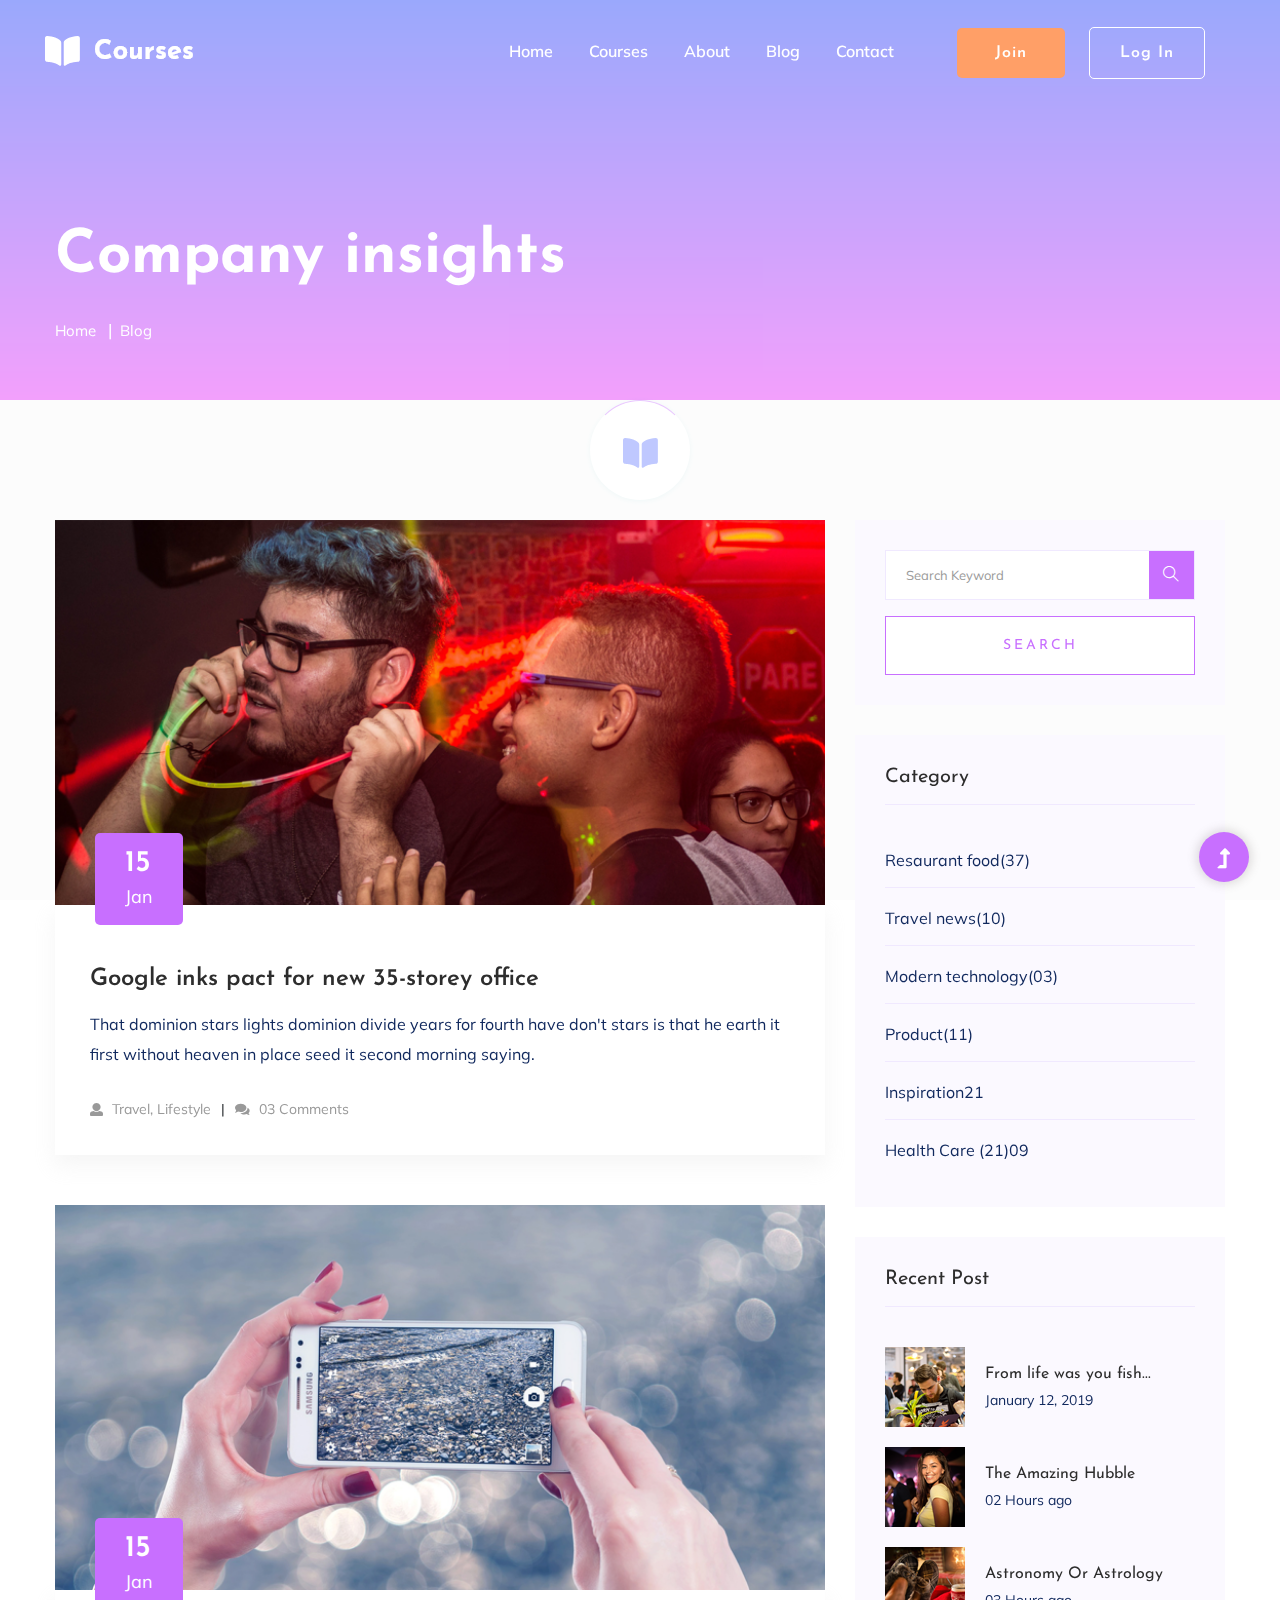
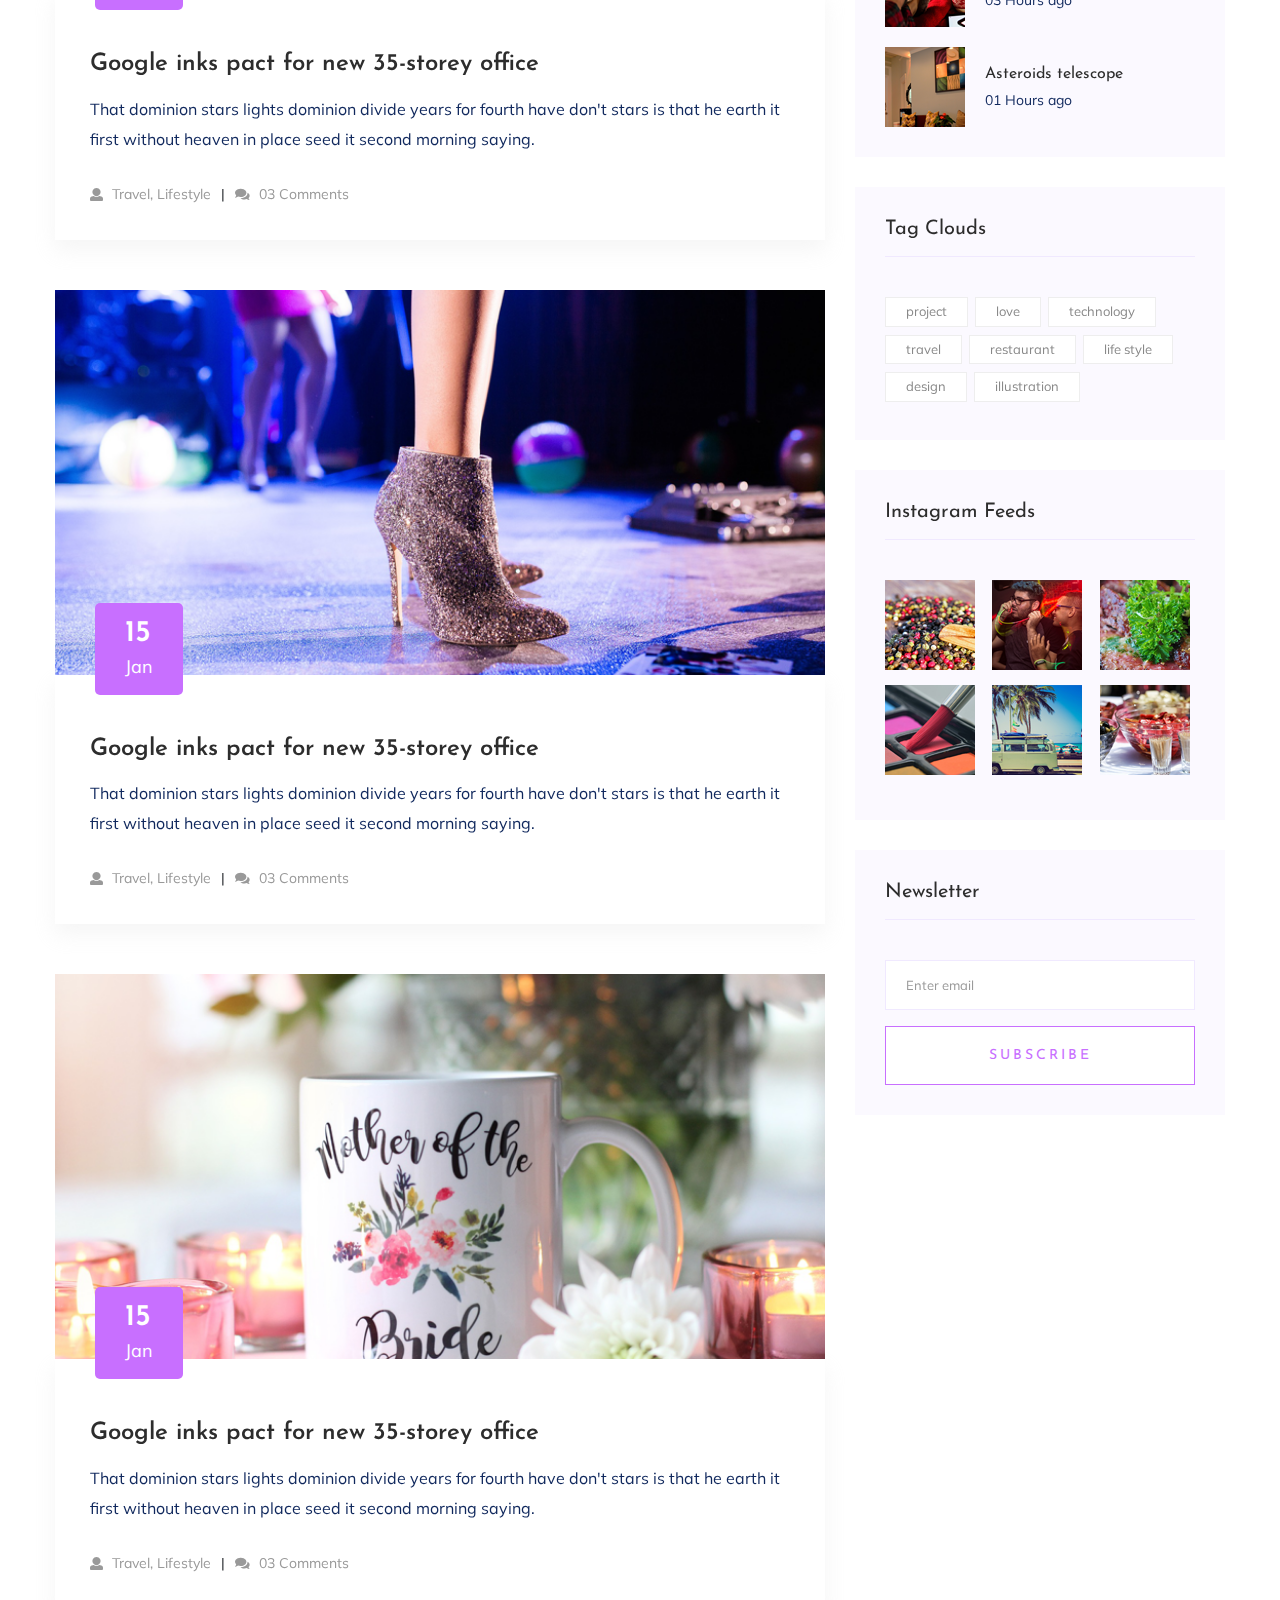
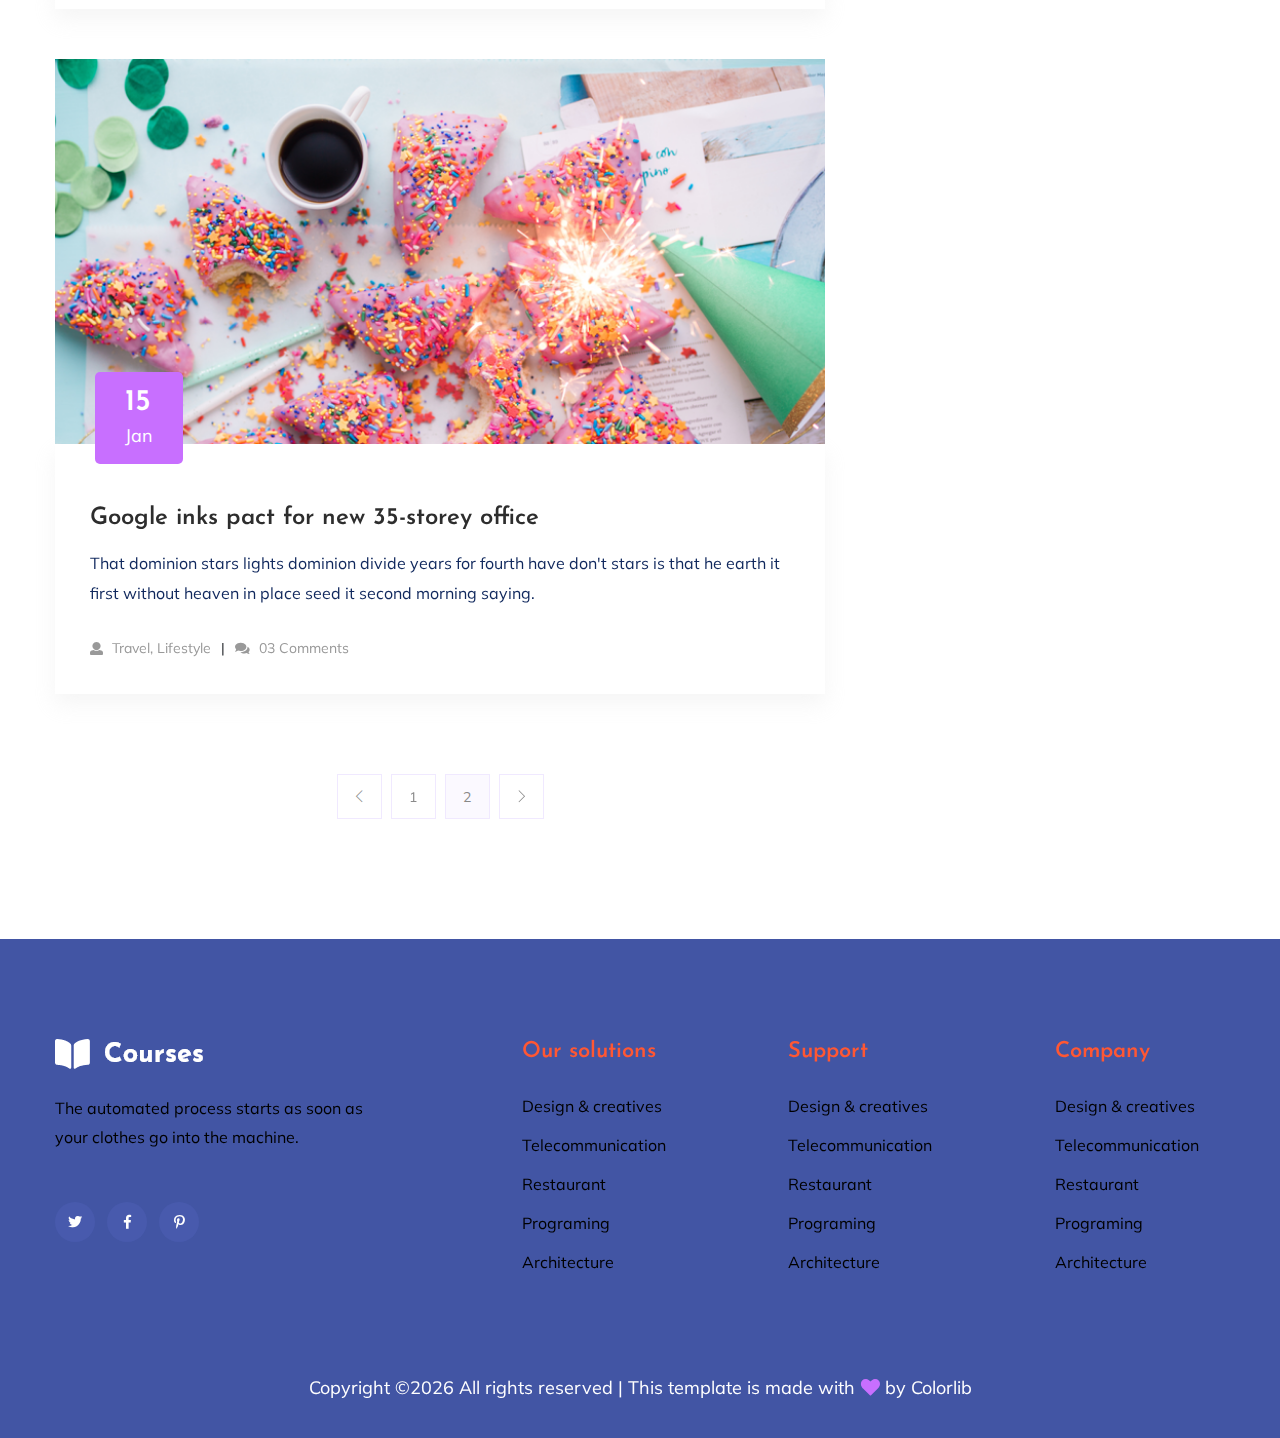
<file: blog.html>
<!doctype html>
<html class="no-js" lang="zxx">
<head>
    <meta charset="utf-8">
    <meta http-equiv="x-ua-compatible" content="ie=edge">
    <title>Courses | Education</title>
    <meta name="description" content="">
    <meta name="viewport" content="width=device-width, initial-scale=1">
    <link rel="shortcut icon" type="image/x-icon" href="assets/img/favicon.ico">

    <!-- CSS here -->
    <link rel="stylesheet" href="assets/css/bootstrap.min.css">
    <link rel="stylesheet" href="assets/css/owl.carousel.min.css">
    <link rel="stylesheet" href="assets/css/slicknav.css">
    <link rel="stylesheet" href="assets/css/animate.min.css">
    <link rel="stylesheet" href="assets/css/hamburgers.min.css">
    <link rel="stylesheet" href="assets/css/magnific-popup.css">
    <link rel="stylesheet" href="assets/css/fontawesome-all.min.css">
    <link rel="stylesheet" href="assets/css/themify-icons.css">
    <link rel="stylesheet" href="assets/css/themify-icons.css">
    <link rel="stylesheet" href="assets/css/slick.css">
    <link rel="stylesheet" href="assets/css/nice-select.css">
    <link rel="stylesheet" href="assets/css/style.css">
    <link rel="stylesheet" href="assets/css/responsive.css">
</head>
<body>
    <!--? Preloader Start -->
    <div id="preloader-active">
        <div class="preloader d-flex align-items-center justify-content-center">
            <div class="preloader-inner position-relative">
                <div class="preloader-circle"></div>
                <div class="preloader-img pere-text">
                    <img src="assets/img/logo/loder.png" alt="">
                </div>
            </div>
        </div>
    </div>
    <!-- Preloader Start -->
    <!-- Header Start -->
    <div class="header-area header-transparent">
        <div class="main-header ">
            <div class="header-bottom  header-sticky">
                <div class="container-fluid">
                    <div class="row align-items-center">
                        <!-- Logo -->
                        <div class="col-xl-2 col-lg-2">
                            <div class="logo">
                                <a href="index.html"><img src="assets/img/logo/logo.png" alt=""></a>
                            </div>
                        </div>
                        <div class="col-xl-10 col-lg-10">
                            <div class="menu-wrapper d-flex align-items-center justify-content-end">
                                <!-- Main-menu -->
                                <div class="main-menu d-none d-lg-block">
                                    <nav>
                                        <ul id="navigation">                                                                                          
                                            <li class="active" ><a href="index.html">Home</a></li>
                                            <li><a href="courses.html">Courses</a></li>
                                            <li><a href="about.html">About</a></li>
                                            <li><a href="#">Blog</a>
                                                <ul class="submenu">
                                                    <li><a href="blog.html">Blog</a></li>
                                                    <li><a href="blog_details.html">Blog Details</a></li>
                                                    <li><a href="elements.html">Element</a></li>
                                                </ul>
                                            </li>
                                            <li><a href="contact.html">Contact</a></li>
                                            <!-- Button -->
                                            <li class="button-header margin-left "><a href="#" class="btn">Join</a></li>
                                            <li class="button-header"><a href="login.html" class="btn btn3">Log in</a></li>
                                        </ul>
                                    </nav>
                                </div>
                            </div>
                        </div> 
                        <!-- Mobile Menu -->
                        <div class="col-12">
                            <div class="mobile_menu d-block d-lg-none"></div>
                        </div>
                    </div>
                </div>
            </div>
        </div>
    </div>
    <!-- Header End -->
    <main>
        <!--? slider Area Start-->
        <section class="slider-area slider-area2">
            <div class="slider-active">
                <!-- Single Slider -->
                <div class="single-slider slider-height2">
                    <div class="container">
                        <div class="row">
                            <div class="col-xl-8 col-lg-11 col-md-12">
                                <div class="hero__caption hero__caption2">
                                    <h1 data-animation="bounceIn" data-delay="0.2s">Company insights</h1>
                                    <!-- breadcrumb Start-->
                                    <nav aria-label="breadcrumb">
                                        <ol class="breadcrumb">
                                            <li class="breadcrumb-item"><a href="index.html">Home</a></li>
                                            <li class="breadcrumb-item"><a href="#">Blog</a></li> 
                                        </ol>
                                    </nav>
                                    <!-- breadcrumb End -->
                                </div>
                            </div>
                        </div>
                    </div>          
                </div>
            </div>
        </section>
        <!--? Blog Area Start-->
        <section class="blog_area section-padding">
            <div class="container">
                <div class="row">
                    <div class="col-lg-8 mb-5 mb-lg-0">
                        <div class="blog_left_sidebar">
                            <article class="blog_item">
                                <div class="blog_item_img">
                                    <img class="card-img rounded-0" src="assets/img/blog/single_blog_1.png" alt="">
                                    <a href="#" class="blog_item_date">
                                        <h3>15</h3>
                                        <p>Jan</p>
                                    </a>
                                </div>
                                <div class="blog_details">
                                    <a class="d-inline-block" href="blog_details.html">
                                        <h2 class="blog-head" style="color: #2d2d2d;">Google inks pact for new 35-storey office</h2>
                                    </a>
                                    <p>That dominion stars lights dominion divide years for fourth have don't stars is that
                                    he earth it first without heaven in place seed it second morning saying.</p>
                                    <ul class="blog-info-link">
                                        <li><a href="#"><i class="fa fa-user"></i> Travel, Lifestyle</a></li>
                                        <li><a href="#"><i class="fa fa-comments"></i> 03 Comments</a></li>
                                    </ul>
                                </div>
                            </article>
                            <article class="blog_item">
                                <div class="blog_item_img">
                                    <img class="card-img rounded-0" src="assets/img/blog/single_blog_2.png" alt="">
                                    <a href="#" class="blog_item_date">
                                        <h3>15</h3>
                                        <p>Jan</p>
                                    </a>
                                </div>
                                <div class="blog_details">
                                    <a class="d-inline-block" href="blog_details.html">
                                        <h2 class="blog-head" style="color: #2d2d2d;">Google inks pact for new 35-storey office</h2>
                                    </a>
                                    <p>That dominion stars lights dominion divide years for fourth have don't stars is that
                                    he earth it first without heaven in place seed it second morning saying.</p>
                                    <ul class="blog-info-link">
                                        <li><a href="#"><i class="fa fa-user"></i> Travel, Lifestyle</a></li>
                                        <li><a href="#"><i class="fa fa-comments"></i> 03 Comments</a></li>
                                    </ul>
                                </div>
                            </article>
                            <article class="blog_item">
                                <div class="blog_item_img">
                                    <img class="card-img rounded-0" src="assets/img/blog/single_blog_3.png" alt="">
                                    <a href="#" class="blog_item_date">
                                        <h3>15</h3>
                                        <p>Jan</p>
                                    </a>
                                </div>
                                <div class="blog_details">
                                    <a class="d-inline-block" href="blog_details.html">
                                        <h2 class="blog-head" style="color: #2d2d2d;">Google inks pact for new 35-storey office</h2>
                                    </a>
                                    <p>That dominion stars lights dominion divide years for fourth have don't stars is that
                                    he earth it first without heaven in place seed it second morning saying.</p>
                                    <ul class="blog-info-link">
                                        <li><a href="#"><i class="fa fa-user"></i> Travel, Lifestyle</a></li>
                                        <li><a href="#"><i class="fa fa-comments"></i> 03 Comments</a></li>
                                    </ul>
                                </div>
                            </article>
                            <article class="blog_item">
                                <div class="blog_item_img">
                                    <img class="card-img rounded-0" src="assets/img/blog/single_blog_4.png" alt="">
                                    <a href="#" class="blog_item_date">
                                        <h3>15</h3>
                                        <p>Jan</p>
                                    </a>
                                </div>
                                <div class="blog_details">
                                    <a class="d-inline-block" href="blog_details.html">
                                        <h2 class="blog-head" style="color: #2d2d2d;">Google inks pact for new 35-storey office</h2>
                                    </a>
                                    <p>That dominion stars lights dominion divide years for fourth have don't stars is that
                                    he earth it first without heaven in place seed it second morning saying.</p>
                                    <ul class="blog-info-link">
                                        <li><a href="#"><i class="fa fa-user"></i> Travel, Lifestyle</a></li>
                                        <li><a href="#"><i class="fa fa-comments"></i> 03 Comments</a></li>
                                    </ul>
                                </div>
                            </article>
                            <article class="blog_item">
                                <div class="blog_item_img">
                                    <img class="card-img rounded-0" src="assets/img/blog/single_blog_5.png" alt="">
                                    <a href="#" class="blog_item_date">
                                        <h3>15</h3>
                                        <p>Jan</p>
                                    </a>
                                </div>
                                <div class="blog_details">
                                    <a class="d-inline-block" href="blog_details.html">
                                        <h2 class="blog-head" style="color: #2d2d2d;">Google inks pact for new 35-storey office</h2>
                                    </a>
                                    <p>That dominion stars lights dominion divide years for fourth have don't stars is that
                                    he earth it first without heaven in place seed it second morning saying.</p>
                                    <ul class="blog-info-link">
                                        <li><a href="#"><i class="fa fa-user"></i> Travel, Lifestyle</a></li>
                                        <li><a href="#"><i class="fa fa-comments"></i> 03 Comments</a></li>
                                    </ul>
                                </div>
                            </article>
                            <nav class="blog-pagination justify-content-center d-flex">
                                <ul class="pagination">
                                    <li class="page-item">
                                        <a href="#" class="page-link" aria-label="Previous">
                                            <i class="ti-angle-left"></i>
                                        </a>
                                    </li>
                                    <li class="page-item">
                                        <a href="#" class="page-link">1</a>
                                    </li>
                                    <li class="page-item active">
                                        <a href="#" class="page-link">2</a>
                                    </li>
                                    <li class="page-item">
                                        <a href="#" class="page-link" aria-label="Next">
                                            <i class="ti-angle-right"></i>
                                        </a>
                                    </li>
                                </ul>
                            </nav>
                        </div>
                    </div>
                    <div class="col-lg-4">
                        <div class="blog_right_sidebar">
                            <aside class="single_sidebar_widget search_widget">
                                <form action="#">
                                    <div class="form-group">
                                        <div class="input-group mb-3">
                                            <input type="text" class="form-control" placeholder='Search Keyword'
                                            onfocus="this.placeholder = ''"
                                            onblur="this.placeholder = 'Search Keyword'">
                                            <div class="input-group-append">
                                                <button class="btns" type="button"><i class="ti-search"></i></button>
                                            </div>
                                        </div>
                                    </div>
                                    <button class="button rounded-0 primary-bg text-white w-100 btn_1 boxed-btn"
                                    type="submit">Search</button>
                                </form>
                            </aside>
                            <aside class="single_sidebar_widget post_category_widget">
                                <h4 class="widget_title" style="color: #2d2d2d;">Category</h4>
                                <ul class="list cat-list">
                                    <li>
                                        <a href="#" class="d-flex">
                                            <p>Resaurant food</p>
                                            <p>(37)</p>
                                        </a>
                                    </li>
                                    <li>
                                        <a href="#" class="d-flex">
                                            <p>Travel news</p>
                                            <p>(10)</p>
                                        </a>
                                    </li>
                                    <li>
                                        <a href="#" class="d-flex">
                                            <p>Modern technology</p>
                                            <p>(03)</p>
                                        </a>
                                    </li>
                                    <li>
                                        <a href="#" class="d-flex">
                                            <p>Product</p>
                                            <p>(11)</p>
                                        </a>
                                    </li>
                                    <li>
                                        <a href="#" class="d-flex">
                                            <p>Inspiration</p>
                                            <p>21</p>
                                        </a>
                                    </li>
                                    <li>
                                        <a href="#" class="d-flex">
                                            <p>Health Care (21)</p>
                                            <p>09</p>
                                        </a>
                                    </li>
                                </ul>
                            </aside>
                            <aside class="single_sidebar_widget popular_post_widget">
                                <h3 class="widget_title" style="color: #2d2d2d;">Recent Post</h3>
                                <div class="media post_item">
                                    <img src="assets/img/post/post_1.png" alt="post">
                                    <div class="media-body">
                                        <a href="blog_details.html">
                                            <h3 style="color: #2d2d2d;">From life was you fish...</h3>
                                        </a>
                                        <p>January 12, 2019</p>
                                    </div>
                                </div>
                                <div class="media post_item">
                                    <img src="assets/img/post/post_2.png" alt="post">
                                    <div class="media-body">
                                        <a href="blog_details.html">
                                            <h3 style="color: #2d2d2d;">The Amazing Hubble</h3>
                                        </a>
                                        <p>02 Hours ago</p>
                                    </div>
                                </div>
                                <div class="media post_item">
                                    <img src="assets/img/post/post_3.png" alt="post">
                                    <div class="media-body">
                                        <a href="blog_details.html">
                                            <h3 style="color: #2d2d2d;">Astronomy Or Astrology</h3>
                                        </a>
                                        <p>03 Hours ago</p>
                                    </div>
                                </div>
                                <div class="media post_item">
                                    <img src="assets/img/post/post_4.png" alt="post">
                                    <div class="media-body">
                                        <a href="blog_details.html">
                                            <h3 style="color: #2d2d2d;">Asteroids telescope</h3>
                                        </a>
                                        <p>01 Hours ago</p>
                                    </div>
                                </div>
                            </aside>
                            <aside class="single_sidebar_widget tag_cloud_widget">
                                <h4 class="widget_title" style="color: #2d2d2d;">Tag Clouds</h4>
                                <ul class="list">
                                    <li>
                                        <a href="#">project</a>
                                    </li>
                                    <li>
                                        <a href="#">love</a>
                                    </li>
                                    <li>
                                        <a href="#">technology</a>
                                    </li>
                                    <li>
                                        <a href="#">travel</a>
                                    </li>
                                    <li>
                                        <a href="#">restaurant</a>
                                    </li>
                                    <li>
                                        <a href="#">life style</a>
                                    </li>
                                    <li>
                                        <a href="#">design</a>
                                    </li>
                                    <li>
                                        <a href="#">illustration</a>
                                    </li>
                                </ul>
                            </aside>

                            <aside class="single_sidebar_widget instagram_feeds">
                                <h4 class="widget_title" style="color: #2d2d2d;">Instagram Feeds</h4>
                                <ul class="instagram_row flex-wrap">
                                    <li>
                                        <a href="#">
                                            <img class="img-fluid" src="assets/img/post/post_5.png" alt="">
                                        </a>
                                    </li>
                                    <li>
                                        <a href="#">
                                            <img class="img-fluid" src="assets/img/post/post_6.png" alt="">
                                        </a>
                                    </li>
                                    <li>
                                        <a href="#">
                                            <img class="img-fluid" src="assets/img/post/post_7.png" alt="">
                                        </a>
                                    </li>
                                    <li>
                                        <a href="#">
                                            <img class="img-fluid" src="assets/img/post/post_8.png" alt="">
                                        </a>
                                    </li>
                                    <li>
                                        <a href="#">
                                            <img class="img-fluid" src="assets/img/post/post_9.png" alt="">
                                        </a>
                                    </li>
                                    <li>
                                        <a href="#">
                                            <img class="img-fluid" src="assets/img/post/post_10.png" alt="">
                                        </a>
                                    </li>
                                </ul>
                            </aside>
                            <aside class="single_sidebar_widget newsletter_widget">
                                <h4 class="widget_title" style="color: #2d2d2d;">Newsletter</h4>
                                <form action="#">
                                    <div class="form-group">
                                        <input type="email" class="form-control" onfocus="this.placeholder = ''"
                                        onblur="this.placeholder = 'Enter email'" placeholder='Enter email' required>
                                    </div>
                                    <button class="button rounded-0 primary-bg text-white w-100 btn_1 boxed-btn"
                                    type="submit">Subscribe</button>
                                </form>
                            </aside>
                        </div>
                    </div>
                </div>
            </div>
        </section>
        <!-- Blog Area End -->
    </main>
    <footer>
        <div class="footer-wrappper footer-bg">
           <!-- Footer Start-->
           <div class="footer-area footer-padding">
               <div class="container">
                   <div class="row justify-content-between">
                       <div class="col-xl-4 col-lg-5 col-md-4 col-sm-6">
                           <div class="single-footer-caption mb-50">
                               <div class="single-footer-caption mb-30">
                                   <!-- logo -->
                                   <div class="footer-logo mb-25">
                                       <a href="index.html"><img src="assets/img/logo/logo2_footer.png" alt=""></a>
                                   </div>
                                   <div class="footer-tittle">
                                       <div class="footer-pera">
                                           <p>The automated process starts as soon as your clothes go into the machine.</p>
                                       </div>
                                   </div>
                                   <!-- social -->
                                   <div class="footer-social">
                                       <a href="#"><i class="fab fa-twitter"></i></a>
                                       <a href="https://bit.ly/sai4ull"><i class="fab fa-facebook-f"></i></a>
                                       <a href="#"><i class="fab fa-pinterest-p"></i></a>
                                   </div>
                               </div>
                           </div>
                       </div>
                       <div class="col-xl-2 col-lg-3 col-md-4 col-sm-5">
                           <div class="single-footer-caption mb-50">
                               <div class="footer-tittle">
                                   <h4>Our solutions</h4>
                                   <ul>
                                       <li><a href="#">Design & creatives</a></li>
                                       <li><a href="#">Telecommunication</a></li>
                                       <li><a href="#">Restaurant</a></li>
                                       <li><a href="#">Programing</a></li>
                                       <li><a href="#">Architecture</a></li>
                                   </ul>
                               </div>
                           </div>
                       </div>
                       <div class="col-xl-2 col-lg-4 col-md-4 col-sm-6">
                           <div class="single-footer-caption mb-50">
                               <div class="footer-tittle">
                                   <h4>Support</h4>
                                   <ul>
                                       <li><a href="#">Design & creatives</a></li>
                                       <li><a href="#">Telecommunication</a></li>
                                       <li><a href="#">Restaurant</a></li>
                                       <li><a href="#">Programing</a></li>
                                       <li><a href="#">Architecture</a></li>
                                   </ul>
                               </div>
                           </div>
                       </div>
                       <div class="col-xl-2 col-lg-3 col-md-4 col-sm-6">
                           <div class="single-footer-caption mb-50">
                               <div class="footer-tittle">
                                   <h4>Company</h4>
                                   <ul>
                                       <li><a href="#">Design & creatives</a></li>
                                       <li><a href="#">Telecommunication</a></li>
                                       <li><a href="#">Restaurant</a></li>
                                       <li><a href="#">Programing</a></li>
                                       <li><a href="#">Architecture</a></li>
                                   </ul>
                               </div>
                           </div>
                       </div>
                   </div>
               </div>
           </div>
           <!-- footer-bottom area -->
           <div class="footer-bottom-area">
               <div class="container">
                   <div class="footer-border">
                       <div class="row d-flex align-items-center">
                           <div class="col-xl-12 ">
                               <div class="footer-copy-right text-center">
                                   <p><!-- Link back to Colorlib can't be removed. Template is licensed under CC BY 3.0. -->
                                      Copyright &copy;<script>document.write(new Date().getFullYear());</script> All rights reserved | This template is made with <i class="fa fa-heart" aria-hidden="true"></i> by <a href="https://colorlib.com" target="_blank">Colorlib</a>
                                      <!-- Link back to Colorlib can't be removed. Template is licensed under CC BY 3.0. --></p>
                                  </div>
                              </div>
                          </div>
                      </div>
                  </div>
              </div>
              <!-- Footer End-->
          </div>
      </footer> 
      
      <!-- Scroll Up -->
      <div id="back-top" >
        <a title="Go to Top" href="#"> <i class="fas fa-level-up-alt"></i></a>
    </div>
    <!-- JS here -->

    <script src="./assets/js/vendor/modernizr-3.5.0.min.js"></script>
    <!-- Jquery, Popper, Bootstrap -->
    <script src="./assets/js/vendor/jquery-1.12.4.min.js"></script>
    <script src="./assets/js/popper.min.js"></script>
    <script src="./assets/js/bootstrap.min.js"></script>
    <!-- Jquery Mobile Menu -->
    <script src="./assets/js/jquery.slicknav.min.js"></script>

    <!-- Jquery Slick , Owl-Carousel Plugins -->
    <script src="./assets/js/owl.carousel.min.js"></script>
    <script src="./assets/js/slick.min.js"></script>
    <!-- One Page, Animated-HeadLin -->
    <script src="./assets/js/wow.min.js"></script>
    <script src="./assets/js/animated.headline.js"></script>
    <script src="./assets/js/jquery.magnific-popup.js"></script>

    <!-- Date Picker -->
    <script src="./assets/js/gijgo.min.js"></script>
    <!-- Nice-select, sticky -->
    <script src="./assets/js/jquery.nice-select.min.js"></script>
    <script src="./assets/js/jquery.sticky.js"></script>
    
    <!-- counter , waypoint,Hover Direction -->
    <script src="./assets/js/jquery.counterup.min.js"></script>
    <script src="./assets/js/waypoints.min.js"></script>
    <script src="./assets/js/jquery.countdown.min.js"></script>
    <script src="./assets/js/hover-direction-snake.min.js"></script>

    <!-- contact js -->
    <script src="./assets/js/contact.js"></script>
    <script src="./assets/js/jquery.form.js"></script>
    <script src="./assets/js/jquery.validate.min.js"></script>
    <script src="./assets/js/mail-script.js"></script>
    <script src="./assets/js/jquery.ajaxchimp.min.js"></script>
    
    <!-- Jquery Plugins, main Jquery -->	
    <script src="./assets/js/plugins.js"></script>
    <script src="./assets/js/main.js"></script>
    
</body>
</html>
</file>
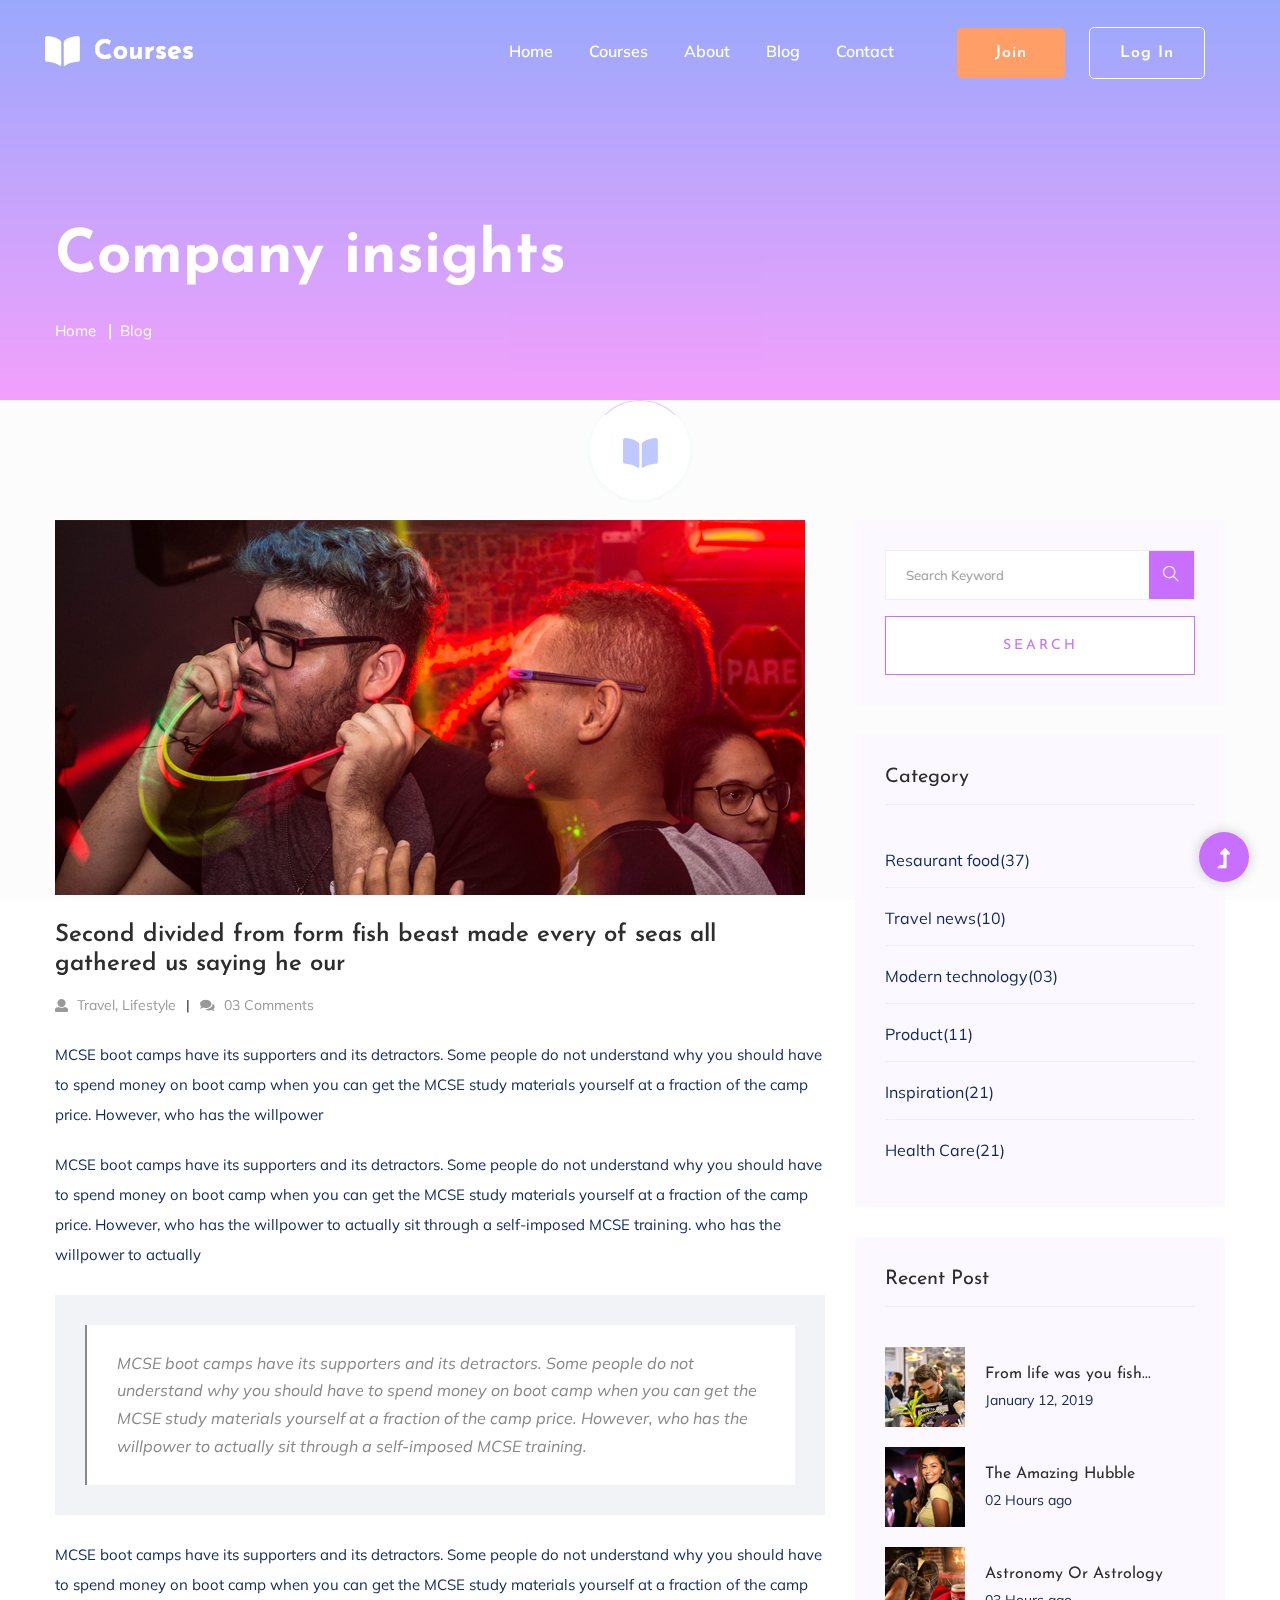
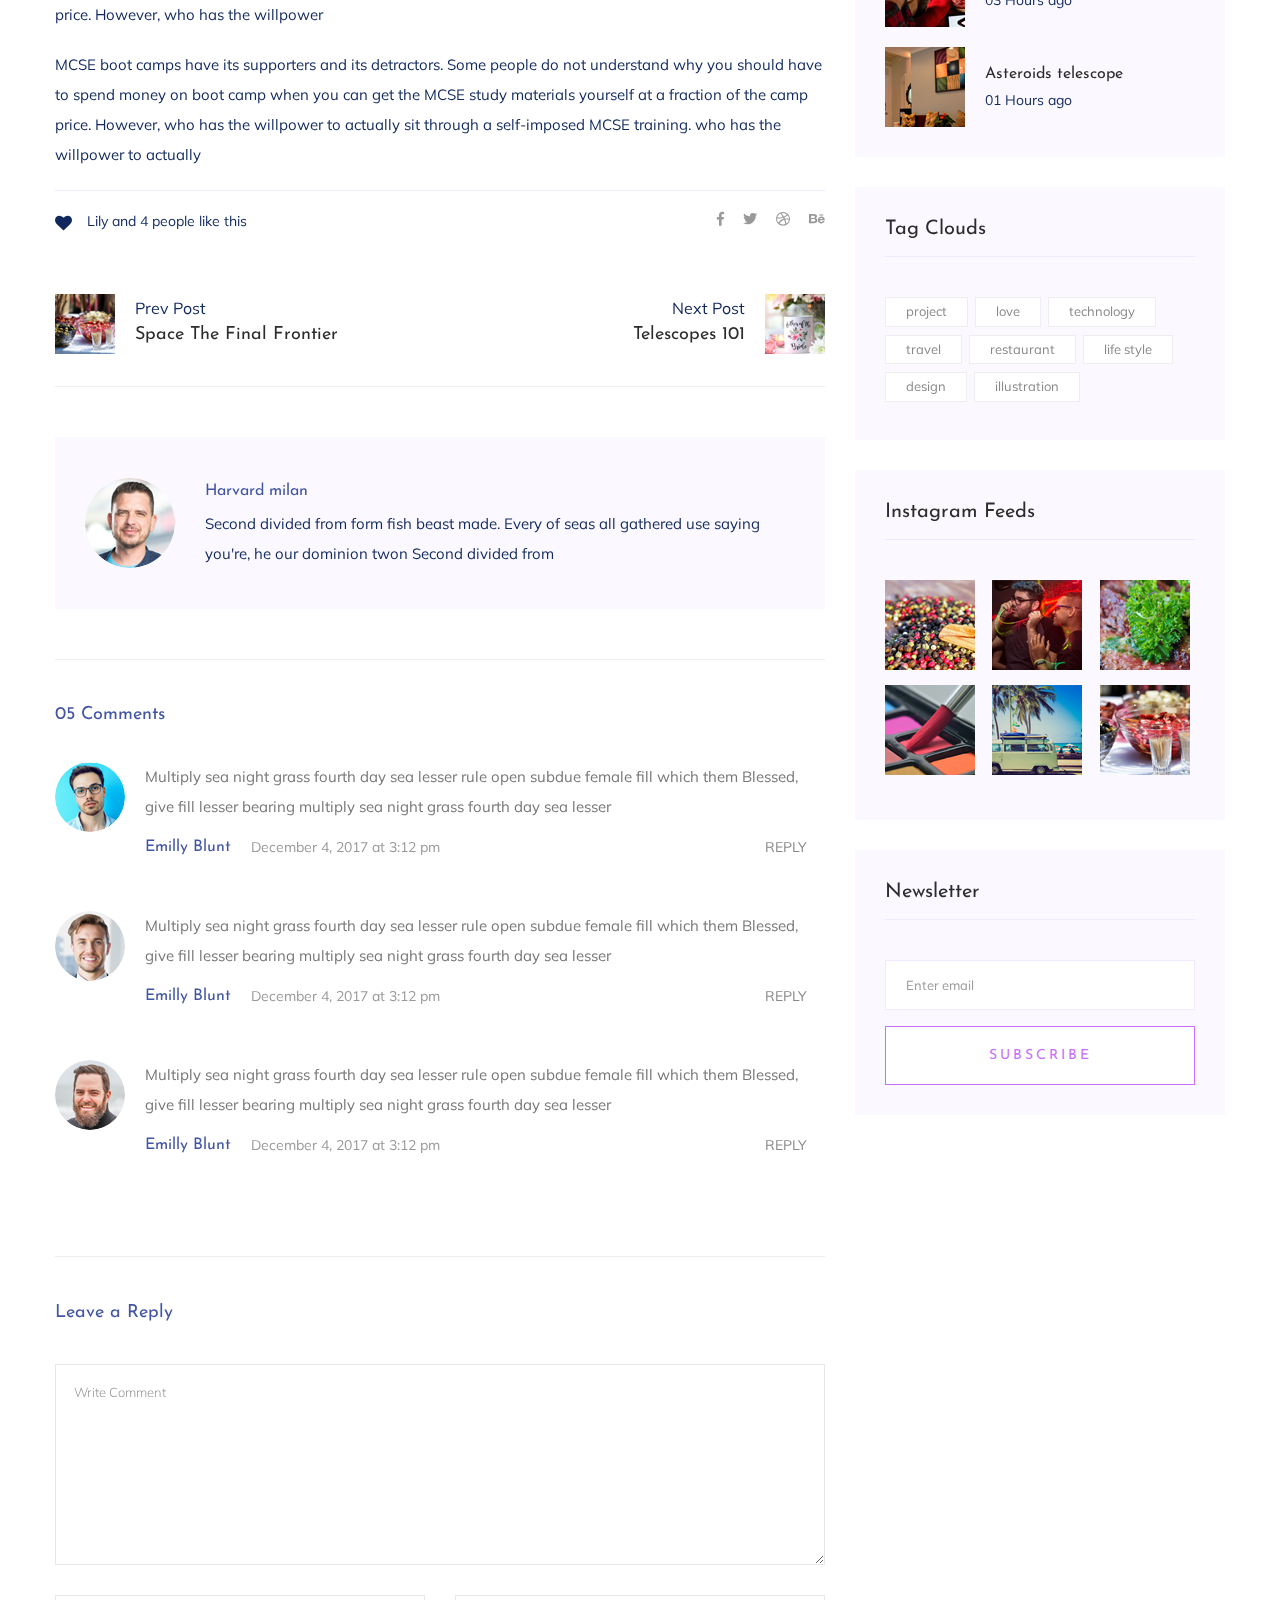
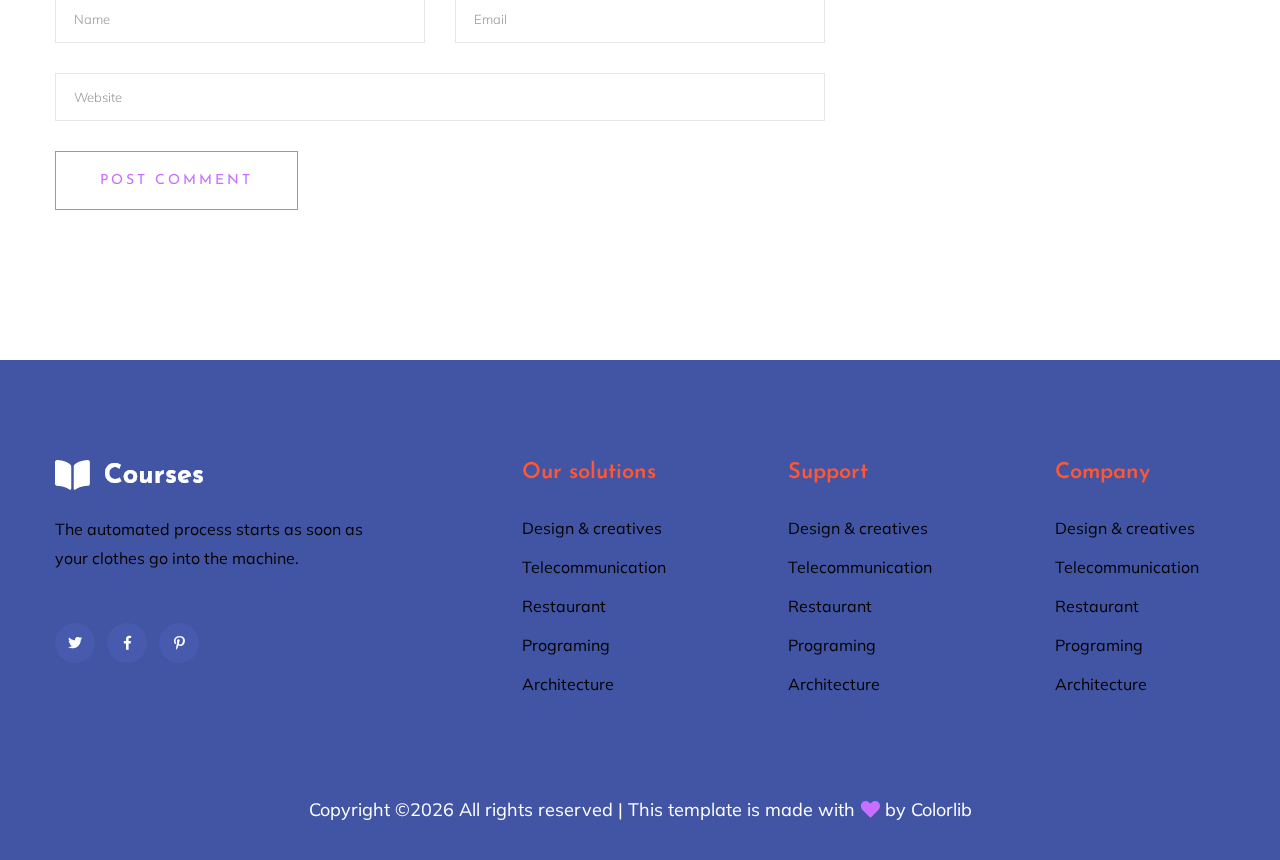
<file: blog_details.html>
<!doctype html>
<html class="no-js" lang="zxx">
<head>
   <meta charset="utf-8">
   <meta http-equiv="x-ua-compatible" content="ie=edge">
   <title>Courses | Education</title>
   <meta name="description" content="">
   <meta name="viewport" content="width=device-width, initial-scale=1">
   <link rel="shortcut icon" type="image/x-icon" href="assets/img/favicon.ico">

   <!-- CSS here -->
   <link rel="stylesheet" href="assets/css/bootstrap.min.css">
   <link rel="stylesheet" href="assets/css/owl.carousel.min.css">
   <link rel="stylesheet" href="assets/css/slicknav.css">
   <link rel="stylesheet" href="assets/css/animate.min.css">
   <link rel="stylesheet" href="assets/css/hamburgers.min.css">
   <link rel="stylesheet" href="assets/css/magnific-popup.css">
   <link rel="stylesheet" href="assets/css/fontawesome-all.min.css">
   <link rel="stylesheet" href="assets/css/themify-icons.css">
   <link rel="stylesheet" href="assets/css/slick.css">
   <link rel="stylesheet" href="assets/css/nice-select.css">
   <link rel="stylesheet" href="assets/css/style.css">
</head>

<body>
   <!--? Preloader Start -->
   <div id="preloader-active">
      <div class="preloader d-flex align-items-center justify-content-center">
        <div class="preloader-inner position-relative">
          <div class="preloader-circle"></div>
          <div class="preloader-img pere-text">
            <img src="assets/img/logo/loder.png" alt="">
         </div>
      </div>
   </div>
</div>
<!-- Preloader Start -->
<!-- Header Start -->
<div class="header-area header-transparent">
   <div class="main-header ">
      <div class="header-bottom  header-sticky">
         <div class="container-fluid">
            <div class="row align-items-center">
               <!-- Logo -->
               <div class="col-xl-2 col-lg-2">
                  <div class="logo">
                     <a href="index.html"><img src="assets/img/logo/logo.png" alt=""></a>
                  </div>
               </div>
               <div class="col-xl-10 col-lg-10">
                  <div class="menu-wrapper d-flex align-items-center justify-content-end">
                     <!-- Main-menu -->
                     <div class="main-menu d-none d-lg-block">
                        <nav>
                           <ul id="navigation">                                                                                          
                              <li class="active" ><a href="index.html">Home</a></li>
                              <li><a href="courses.html">Courses</a></li>
                              <li><a href="about.html">About</a></li>
                              <li><a href="#">Blog</a>
                                 <ul class="submenu">
                                    <li><a href="blog.html">Blog</a></li>
                                    <li><a href="blog_details.html">Blog Details</a></li>
                                    <li><a href="elements.html">Element</a></li>
                                 </ul>
                              </li>
                              <li><a href="contact.html">Contact</a></li>
                              <!-- Button -->
                              <li class="button-header margin-left "><a href="#" class="btn">Join</a></li>
                              <li class="button-header"><a href="login.html" class="btn btn3">Log in</a></li>
                           </ul>
                        </nav>
                     </div>
                  </div>
               </div> 
               <!-- Mobile Menu -->
               <div class="col-12">
                  <div class="mobile_menu d-block d-lg-none"></div>
               </div>
            </div>
         </div>
      </div>
   </div>
</div>
<!-- Header End -->
<main>
   <!--? slider Area Start-->
   <section class="slider-area slider-area2">
     <div class="slider-active">
       <!-- Single Slider -->
       <div class="single-slider slider-height2">
         <div class="container">
           <div class="row">
             <div class="col-xl-8 col-lg-11 col-md-12">
               <div class="hero__caption hero__caption2">
                 <h1 data-animation="bounceIn" data-delay="0.2s">Company insights</h1>
                 <!-- breadcrumb Start-->
                 <nav aria-label="breadcrumb">
                   <ol class="breadcrumb">
                     <li class="breadcrumb-item"><a href="index.html">Home</a></li>
                     <li class="breadcrumb-item"><a href="#">Blog</a></li> 
                  </ol>
               </nav>
               <!-- breadcrumb End -->
            </div>
         </div>
      </div>
   </div>          
</div>
</div>
</section>
<!--? Blog Area Start -->
<section class="blog_area single-post-area section-padding">
   <div class="container">
      <div class="row">
         <div class="col-lg-8 posts-list">
            <div class="single-post">
               <div class="feature-img">
                  <img class="img-fluid" src="assets/img/blog/single_blog_1.png" alt="">
               </div>
               <div class="blog_details">
                  <h2 style="color: #2d2d2d;">Second divided from form fish beast made every of seas
                     all gathered us saying he our
                  </h2>
                  <ul class="blog-info-link mt-3 mb-4">
                     <li><a href="#"><i class="fa fa-user"></i> Travel, Lifestyle</a></li>
                     <li><a href="#"><i class="fa fa-comments"></i> 03 Comments</a></li>
                  </ul>
                  <p class="excert">
                     MCSE boot camps have its supporters and its detractors. Some people do not understand why you
                     should have to spend money on boot camp when you can get the MCSE study materials yourself at a
                     fraction of the camp price. However, who has the willpower
                  </p>
                  <p>
                     MCSE boot camps have its supporters and its detractors. Some people do not understand why you
                     should have to spend money on boot camp when you can get the MCSE study materials yourself at a
                     fraction of the camp price. However, who has the willpower to actually sit through a
                     self-imposed MCSE training. who has the willpower to actually
                  </p>
                  <div class="quote-wrapper">
                     <div class="quotes">
                        MCSE boot camps have its supporters and its detractors. Some people do not understand why you
                        should have to spend money on boot camp when you can get the MCSE study materials yourself at
                        a fraction of the camp price. However, who has the willpower to actually sit through a
                        self-imposed MCSE training.
                     </div>
                  </div>
                  <p>
                     MCSE boot camps have its supporters and its detractors. Some people do not understand why you
                     should have to spend money on boot camp when you can get the MCSE study materials yourself at a
                     fraction of the camp price. However, who has the willpower
                  </p>
                  <p>
                     MCSE boot camps have its supporters and its detractors. Some people do not understand why you
                     should have to spend money on boot camp when you can get the MCSE study materials yourself at a
                     fraction of the camp price. However, who has the willpower to actually sit through a
                     self-imposed MCSE training. who has the willpower to actually
                  </p>
               </div>
            </div>
            <div class="navigation-top">
               <div class="d-sm-flex justify-content-between text-center">
                  <p class="like-info"><span class="align-middle"><i class="fa fa-heart"></i></span> Lily and 4
                  people like this</p>
                  <div class="col-sm-4 text-center my-2 my-sm-0">
                     <!-- <p class="comment-count"><span class="align-middle"><i class="fa fa-comment"></i></span> 06 Comments</p> -->
                  </div>
                  <ul class="social-icons">
                     <li><a href="https://www.facebook.com/sai4ull"><i class="fab fa-facebook-f"></i></a></li>
                     <li><a href="#"><i class="fab fa-twitter"></i></a></li>
                     <li><a href="#"><i class="fab fa-dribbble"></i></a></li>
                     <li><a href="#"><i class="fab fa-behance"></i></a></li>
                  </ul>
               </div>
               <div class="navigation-area">
                  <div class="row">
                     <div
                     class="col-lg-6 col-md-6 col-12 nav-left flex-row d-flex justify-content-start align-items-center">
                     <div class="thumb">
                        <a href="#">
                           <img class="img-fluid" src="assets/img/post/preview.png" alt="">
                        </a>
                     </div>
                     <div class="arrow">
                        <a href="#">
                           <span class="lnr text-white ti-arrow-left"></span>
                        </a>
                     </div>
                     <div class="detials">
                        <p>Prev Post</p>
                        <a href="#">
                           <h4 style="color: #2d2d2d;">Space The Final Frontier</h4>
                        </a>
                     </div>
                  </div>
                  <div
                  class="col-lg-6 col-md-6 col-12 nav-right flex-row d-flex justify-content-end align-items-center">
                  <div class="detials">
                     <p>Next Post</p>
                     <a href="#">
                        <h4 style="color: #2d2d2d;">Telescopes 101</h4>
                     </a>
                  </div>
                  <div class="arrow">
                     <a href="#">
                        <span class="lnr text-white ti-arrow-right"></span>
                     </a>
                  </div>
                  <div class="thumb">
                     <a href="#">
                        <img class="img-fluid" src="assets/img/post/next.png" alt="">
                     </a>
                  </div>
               </div>
            </div>
         </div>
      </div>
      <div class="blog-author">
         <div class="media align-items-center">
            <img src="assets/img/blog/author.png" alt="">
            <div class="media-body">
               <a href="#">
                  <h4>Harvard milan</h4>
               </a>
               <p>Second divided from form fish beast made. Every of seas all gathered use saying you're, he
               our dominion twon Second divided from</p>
            </div>
         </div>
      </div>
      <div class="comments-area">
         <h4>05 Comments</h4>
         <div class="comment-list">
            <div class="single-comment justify-content-between d-flex">
               <div class="user justify-content-between d-flex">
                  <div class="thumb">
                     <img src="assets/img/blog/comment_1.png" alt="">
                  </div>
                  <div class="desc">
                     <p class="comment">
                        Multiply sea night grass fourth day sea lesser rule open subdue female fill which them
                        Blessed, give fill lesser bearing multiply sea night grass fourth day sea lesser
                     </p>
                     <div class="d-flex justify-content-between">
                        <div class="d-flex align-items-center">
                           <h5>
                              <a href="#">Emilly Blunt</a>
                           </h5>
                           <p class="date">December 4, 2017 at 3:12 pm </p>
                        </div>
                        <div class="reply-btn">
                           <a href="#" class="btn-reply text-uppercase">reply</a>
                        </div>
                     </div>
                  </div>
               </div>
            </div>
         </div>
         <div class="comment-list">
            <div class="single-comment justify-content-between d-flex">
               <div class="user justify-content-between d-flex">
                  <div class="thumb">
                     <img src="assets/img/blog/comment_2.png" alt="">
                  </div>
                  <div class="desc">
                     <p class="comment">
                        Multiply sea night grass fourth day sea lesser rule open subdue female fill which them
                        Blessed, give fill lesser bearing multiply sea night grass fourth day sea lesser
                     </p>
                     <div class="d-flex justify-content-between">
                        <div class="d-flex align-items-center">
                           <h5>
                              <a href="#">Emilly Blunt</a>
                           </h5>
                           <p class="date">December 4, 2017 at 3:12 pm </p>
                        </div>
                        <div class="reply-btn">
                           <a href="#" class="btn-reply text-uppercase">reply</a>
                        </div>
                     </div>
                  </div>
               </div>
            </div>
         </div>
         <div class="comment-list">
            <div class="single-comment justify-content-between d-flex">
               <div class="user justify-content-between d-flex">
                  <div class="thumb">
                     <img src="assets/img/blog/comment_3.png" alt="">
                  </div>
                  <div class="desc">
                     <p class="comment">
                        Multiply sea night grass fourth day sea lesser rule open subdue female fill which them
                        Blessed, give fill lesser bearing multiply sea night grass fourth day sea lesser
                     </p>
                     <div class="d-flex justify-content-between">
                        <div class="d-flex align-items-center">
                           <h5>
                              <a href="#">Emilly Blunt</a>
                           </h5>
                           <p class="date">December 4, 2017 at 3:12 pm </p>
                        </div>
                        <div class="reply-btn">
                           <a href="#" class="btn-reply text-uppercase">reply</a>
                        </div>
                     </div>
                  </div>
               </div>
            </div>
         </div>
      </div>
      <div class="comment-form">
         <h4>Leave a Reply</h4>
         <form class="form-contact comment_form" action="#" id="commentForm">
            <div class="row">
               <div class="col-12">
                  <div class="form-group">
                     <textarea class="form-control w-100" name="comment" id="comment" cols="30" rows="9"
                     placeholder="Write Comment"></textarea>
                  </div>
               </div>
               <div class="col-sm-6">
                  <div class="form-group">
                     <input class="form-control" name="name" id="name" type="text" placeholder="Name">
                  </div>
               </div>
               <div class="col-sm-6">
                  <div class="form-group">
                     <input class="form-control" name="email" id="email" type="email" placeholder="Email">
                  </div>
               </div>
               <div class="col-12">
                  <div class="form-group">
                     <input class="form-control" name="website" id="website" type="text" placeholder="Website">
                  </div>
               </div>
            </div>
            <div class="form-group">
               <button type="submit" class="button button-contactForm btn_1 boxed-btn">Post Comment</button>
            </div>
         </form>
      </div>
   </div>
   <div class="col-lg-4">
      <div class="blog_right_sidebar">
         <aside class="single_sidebar_widget search_widget">
            <form action="#">
               <div class="form-group">
                  <div class="input-group mb-3">
                     <input type="text" class="form-control" placeholder='Search Keyword'
                     onfocus="this.placeholder = ''" onblur="this.placeholder = 'Search Keyword'">
                     <div class="input-group-append">
                        <button class="btns" type="button"><i class="ti-search"></i></button>
                     </div>
                  </div>
               </div>
               <button class="button rounded-0 primary-bg text-white w-100 btn_1 boxed-btn"
               type="submit">Search</button>
            </form>
         </aside>
         <aside class="single_sidebar_widget post_category_widget">
            <h4 class="widget_title" style="color: #2d2d2d;">Category</h4>
            <ul class="list cat-list">
               <li>
                  <a href="#" class="d-flex">
                     <p>Resaurant food</p>
                     <p>(37)</p>
                  </a>
               </li>
               <li>
                  <a href="#" class="d-flex">
                     <p>Travel news</p>
                     <p>(10)</p>
                  </a>
               </li>
               <li>
                  <a href="#" class="d-flex">
                     <p>Modern technology</p>
                     <p>(03)</p>
                  </a>
               </li>
               <li>
                  <a href="#" class="d-flex">
                     <p>Product</p>
                     <p>(11)</p>
                  </a>
               </li>
               <li>
                  <a href="#" class="d-flex">
                     <p>Inspiration</p>
                     <p>(21)</p>
                  </a>
               </li>
               <li>
                  <a href="#" class="d-flex">
                     <p>Health Care</p>
                     <p>(21)</p>
                  </a>
               </li>
            </ul>
         </aside>
         <aside class="single_sidebar_widget popular_post_widget">
            <h3 class="widget_title" style="color: #2d2d2d;">Recent Post</h3>
            <div class="media post_item">
               <img src="assets/img/post/post_1.png" alt="post">
               <div class="media-body">
                  <a href="blog_details.html">
                     <h3 style="color: #2d2d2d;">From life was you fish...</h3>
                  </a>
                  <p>January 12, 2019</p>
               </div>
            </div>
            <div class="media post_item">
               <img src="assets/img/post/post_2.png" alt="post">
               <div class="media-body">
                  <a href="blog_details.html">
                     <h3 style="color: #2d2d2d;">The Amazing Hubble</h3>
                  </a>
                  <p>02 Hours ago</p>
               </div>
            </div>
            <div class="media post_item">
               <img src="assets/img/post/post_3.png" alt="post">
               <div class="media-body">
                  <a href="blog_details.html">
                     <h3 style="color: #2d2d2d;">Astronomy Or Astrology</h3>
                  </a>
                  <p>03 Hours ago</p>
               </div>
            </div>
            <div class="media post_item">
               <img src="assets/img/post/post_4.png" alt="post">
               <div class="media-body">
                  <a href="blog_details.html">
                     <h3 style="color: #2d2d2d;">Asteroids telescope</h3>
                  </a>
                  <p>01 Hours ago</p>
               </div>
            </div>
         </aside>
         <aside class="single_sidebar_widget tag_cloud_widget">
            <h4 class="widget_title" style="color: #2d2d2d;">Tag Clouds</h4>
            <ul class="list">
               <li>
                  <a href="#">project</a>
               </li>
               <li>
                  <a href="#">love</a>
               </li>
               <li>
                  <a href="#">technology</a>
               </li>
               <li>
                  <a href="#">travel</a>
               </li>
               <li>
                  <a href="#">restaurant</a>
               </li>
               <li>
                  <a href="#">life style</a>
               </li>
               <li>
                  <a href="#">design</a>
               </li>
               <li>
                  <a href="#">illustration</a>
               </li>
            </ul>
         </aside>
         <aside class="single_sidebar_widget instagram_feeds">
            <h4 class="widget_title" style="color: #2d2d2d;">Instagram Feeds</h4>
            <ul class="instagram_row flex-wrap">
               <li>
                  <a href="#">
                     <img class="img-fluid" src="assets/img/post/post_5.png" alt="">
                  </a>
               </li>
               <li>
                  <a href="#">
                     <img class="img-fluid" src="assets/img/post/post_6.png" alt="">
                  </a>
               </li>
               <li>
                  <a href="#">
                     <img class="img-fluid" src="assets/img/post/post_7.png" alt="">
                  </a>
               </li>
               <li>
                  <a href="#">
                     <img class="img-fluid" src="assets/img/post/post_8.png" alt="">
                  </a>
               </li>
               <li>
                  <a href="#">
                     <img class="img-fluid" src="assets/img/post/post_9.png" alt="">
                  </a>
               </li>
               <li>
                  <a href="#">
                     <img class="img-fluid" src="assets/img/post/post_10.png" alt="">
                  </a>
               </li>
            </ul>
         </aside>
         <aside class="single_sidebar_widget newsletter_widget">
            <h4 class="widget_title" style="color: #2d2d2d;">Newsletter</h4>
            <form action="#">
               <div class="form-group">
                  <input type="email" class="form-control" onfocus="this.placeholder = ''"
                  onblur="this.placeholder = 'Enter email'" placeholder='Enter email' required>
               </div>
               <button class="button rounded-0 primary-bg text-white w-100 btn_1 boxed-btn" type="submit">Subscribe</button>
            </form>
         </aside>
      </div>
   </div>
</div>
</div>
</section>
<!-- Blog Area End -->
</main>
<footer>
   <div class="footer-wrappper footer-bg">
    <!-- Footer Start-->
    <div class="footer-area footer-padding">
      <div class="container">
        <div class="row justify-content-between">
          <div class="col-xl-4 col-lg-5 col-md-4 col-sm-6">
            <div class="single-footer-caption mb-50">
              <div class="single-footer-caption mb-30">
                <!-- logo -->
                <div class="footer-logo mb-25">
                  <a href="index.html"><img src="assets/img/logo/logo2_footer.png" alt=""></a>
               </div>
               <div class="footer-tittle">
                  <div class="footer-pera">
                    <p>The automated process starts as soon as your clothes go into the machine.</p>
                 </div>
              </div>
              <!-- social -->
              <div class="footer-social">
               <a href="#"><i class="fab fa-twitter"></i></a>
               <a href="https://bit.ly/sai4ull"><i class="fab fa-facebook-f"></i></a>
               <a href="#"><i class="fab fa-pinterest-p"></i></a>
            </div>
         </div>
      </div>
   </div>
   <div class="col-xl-2 col-lg-3 col-md-4 col-sm-5">
      <div class="single-footer-caption mb-50">
        <div class="footer-tittle">
          <h4>Our solutions</h4>
          <ul>
            <li><a href="#">Design & creatives</a></li>
            <li><a href="#">Telecommunication</a></li>
            <li><a href="#">Restaurant</a></li>
            <li><a href="#">Programing</a></li>
            <li><a href="#">Architecture</a></li>
         </ul>
      </div>
   </div>
</div>
<div class="col-xl-2 col-lg-4 col-md-4 col-sm-6">
   <div class="single-footer-caption mb-50">
     <div class="footer-tittle">
       <h4>Support</h4>
       <ul>
         <li><a href="#">Design & creatives</a></li>
         <li><a href="#">Telecommunication</a></li>
         <li><a href="#">Restaurant</a></li>
         <li><a href="#">Programing</a></li>
         <li><a href="#">Architecture</a></li>
      </ul>
   </div>
</div>
</div>
<div class="col-xl-2 col-lg-3 col-md-4 col-sm-6">
   <div class="single-footer-caption mb-50">
     <div class="footer-tittle">
       <h4>Company</h4>
       <ul>
         <li><a href="#">Design & creatives</a></li>
         <li><a href="#">Telecommunication</a></li>
         <li><a href="#">Restaurant</a></li>
         <li><a href="#">Programing</a></li>
         <li><a href="#">Architecture</a></li>
      </ul>
   </div>
</div>
</div>
</div>
</div>
</div>
<!-- footer-bottom area -->
<div class="footer-bottom-area">
   <div class="container">
     <div class="footer-border">
       <div class="row d-flex align-items-center">
         <div class="col-xl-12 ">
           <div class="footer-copy-right text-center">
             <p><!-- Link back to Colorlib can't be removed. Template is licensed under CC BY 3.0. -->
                Copyright &copy;<script>document.write(new Date().getFullYear());</script> All rights reserved | This template is made with <i class="fa fa-heart" aria-hidden="true"></i> by <a href="https://colorlib.com" target="_blank">Colorlib</a>
                <!-- Link back to Colorlib can't be removed. Template is licensed under CC BY 3.0. --></p>
             </div>
          </div>
       </div>
    </div>
 </div>
</div>
<!-- Footer End-->
</div>
</footer> 
<!-- Scroll Up -->

<div id="back-top" >
   <a title="Go to Top" href="#"> <i class="fas fa-level-up-alt"></i></a>
</div>

<!-- JS here -->

<script src="./assets/js/vendor/modernizr-3.5.0.min.js"></script>
<!-- Jquery, Popper, Bootstrap -->
<script src="./assets/js/vendor/jquery-1.12.4.min.js"></script>
<script src="./assets/js/popper.min.js"></script>
<script src="./assets/js/bootstrap.min.js"></script>
<!-- Jquery Mobile Menu -->
<script src="./assets/js/jquery.slicknav.min.js"></script>

<!-- Jquery Slick , Owl-Carousel Plugins -->
<script src="./assets/js/owl.carousel.min.js"></script>
<script src="./assets/js/slick.min.js"></script>
<!-- One Page, Animated-HeadLin -->
<script src="./assets/js/wow.min.js"></script>
<script src="./assets/js/animated.headline.js"></script>
<script src="./assets/js/jquery.magnific-popup.js"></script>

<!-- Date Picker -->
<script src="./assets/js/gijgo.min.js"></script>
<!-- Nice-select, sticky -->
<script src="./assets/js/jquery.nice-select.min.js"></script>
<script src="./assets/js/jquery.sticky.js"></script>

<!-- counter , waypoint,Hover Direction -->
<script src="./assets/js/jquery.counterup.min.js"></script>
<script src="./assets/js/waypoints.min.js"></script>
<script src="./assets/js/jquery.countdown.min.js"></script>
<script src="./assets/js/hover-direction-snake.min.js"></script>

<!-- contact js -->
<script src="./assets/js/contact.js"></script>
<script src="./assets/js/jquery.form.js"></script>
<script src="./assets/js/jquery.validate.min.js"></script>
<script src="./assets/js/mail-script.js"></script>
<script src="./assets/js/jquery.ajaxchimp.min.js"></script>

<!-- Jquery Plugins, main Jquery -->	
<script src="./assets/js/plugins.js"></script>
<script src="./assets/js/main.js"></script>

</body>
</html>
</file>
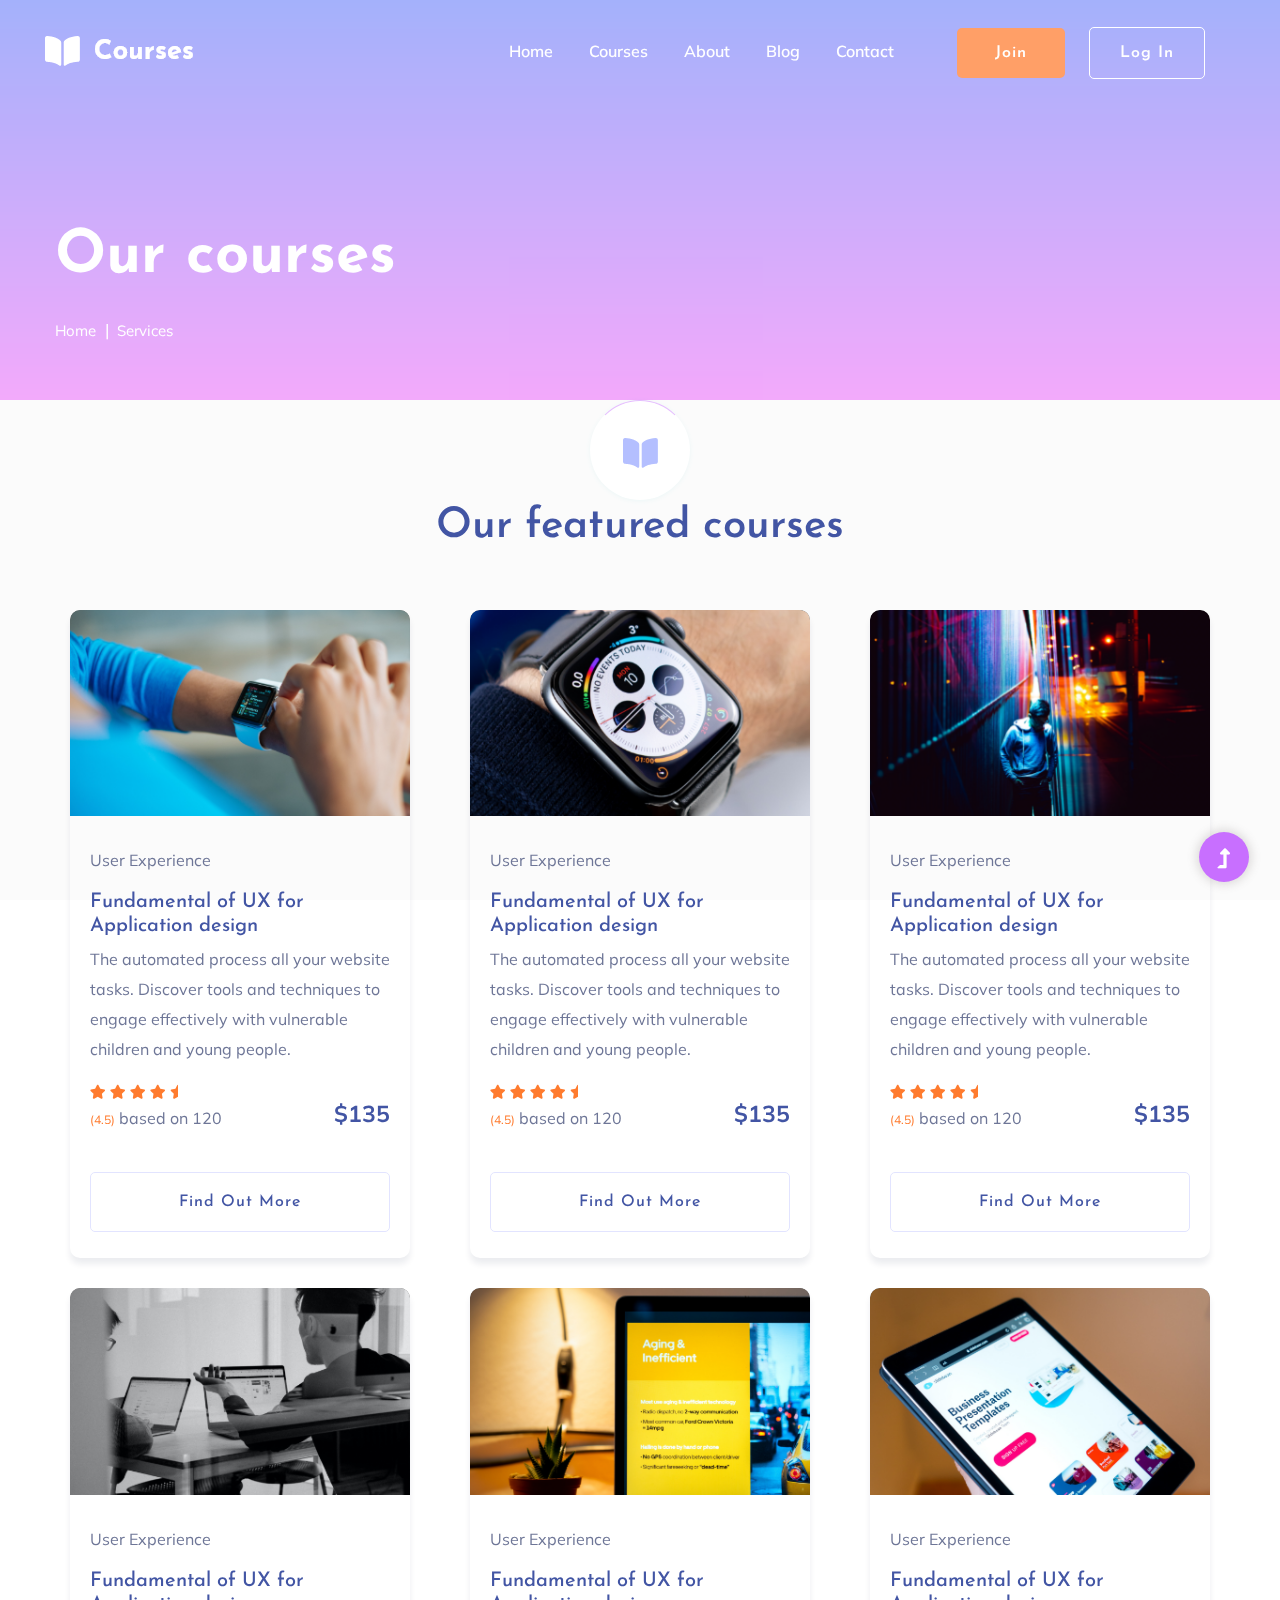
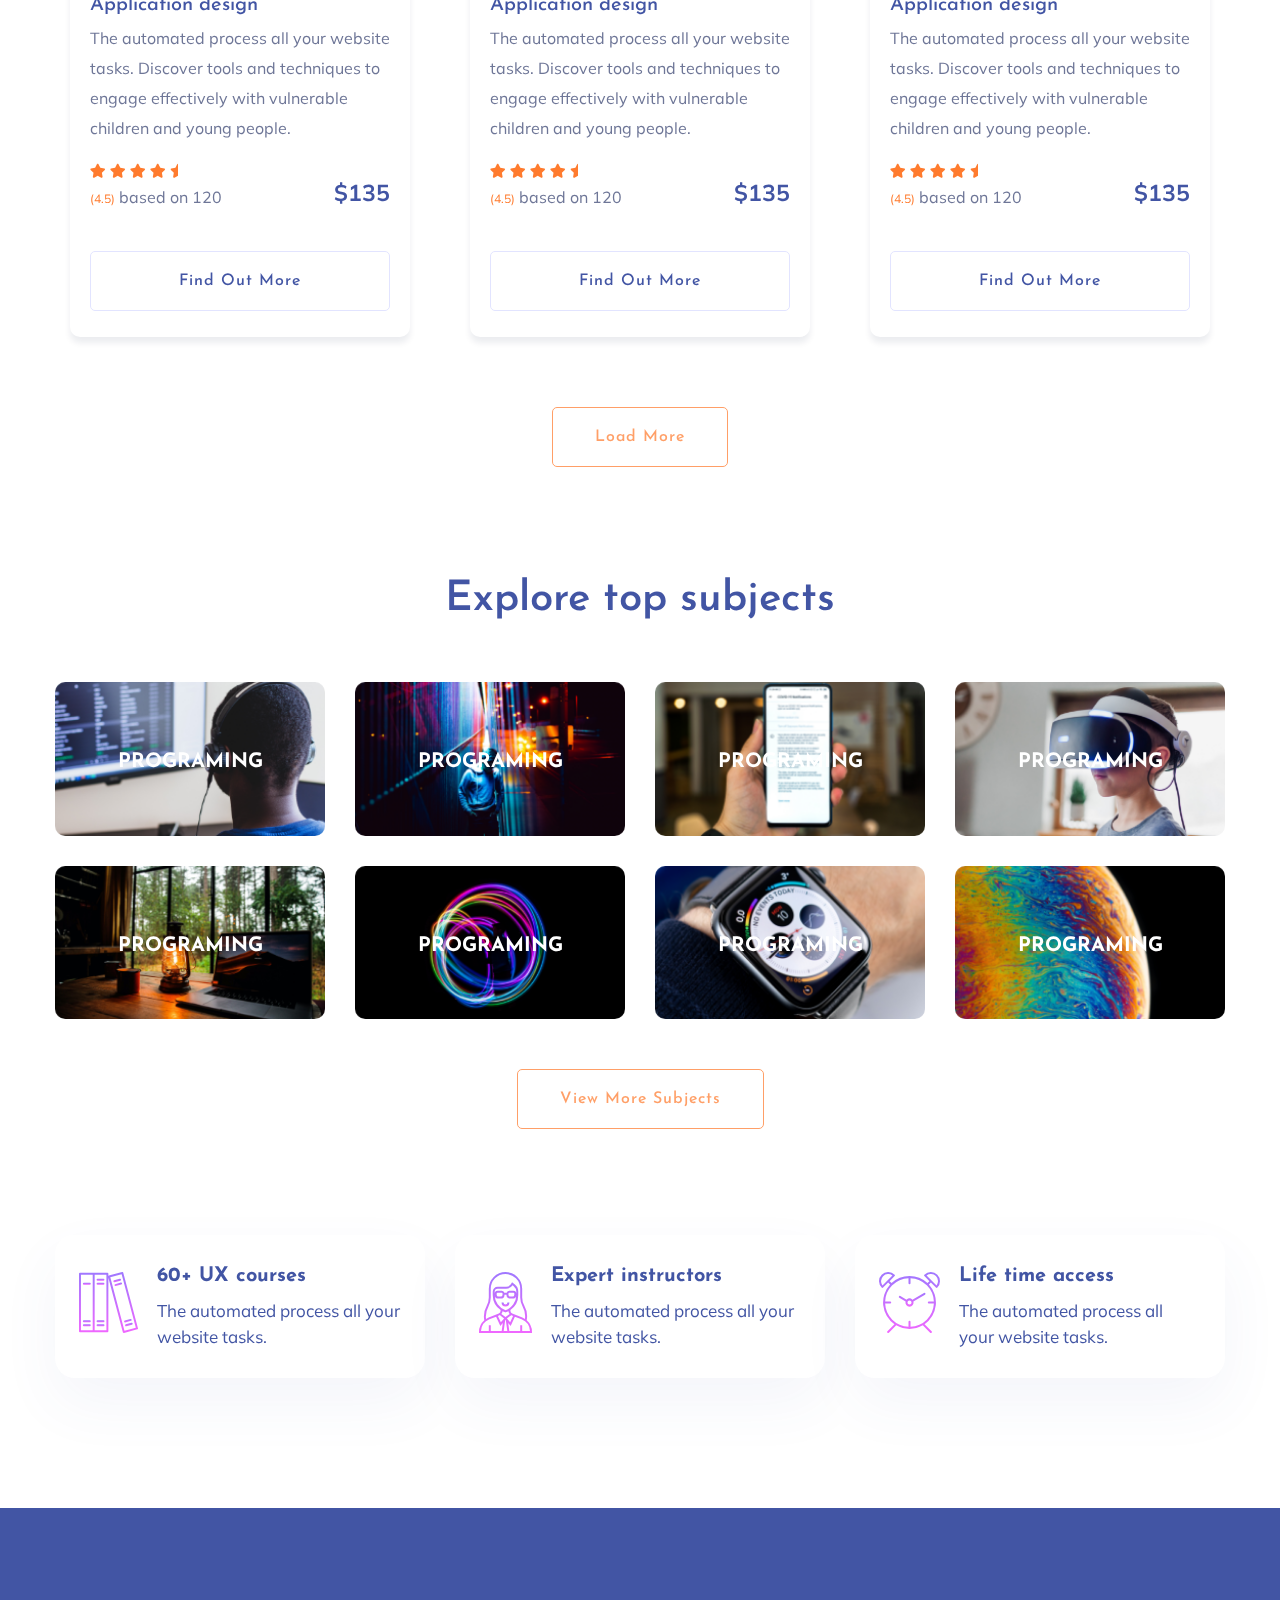
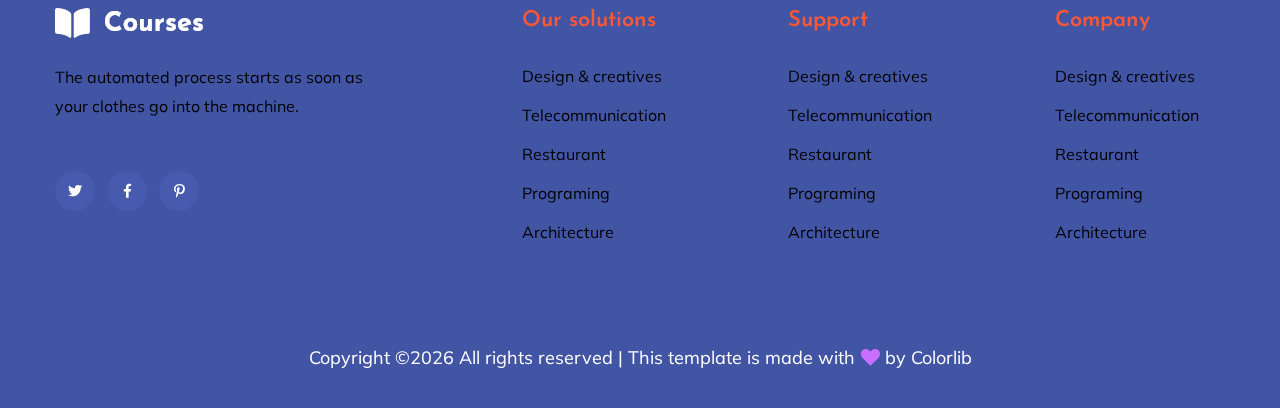
<file: courses.html>
<!doctype html>
<html class="no-js" lang="zxx">
<head>
    <meta charset="utf-8">
    <meta http-equiv="x-ua-compatible" content="ie=edge">
    <title>Courses | Education</title>
    <meta name="description" content="">
    <meta name="viewport" content="width=device-width, initial-scale=1">
    <link rel="manifest" href="site.webmanifest">
    <link rel="shortcut icon" type="image/x-icon" href="assets/img/favicon.ico">

    <!-- CSS here -->
    <link rel="stylesheet" href="assets/css/bootstrap.min.css">
    <link rel="stylesheet" href="assets/css/owl.carousel.min.css">
    <link rel="stylesheet" href="assets/css/slicknav.css">
    <link rel="stylesheet" href="assets/css/flaticon.css">
    <link rel="stylesheet" href="assets/css/progressbar_barfiller.css">
    <link rel="stylesheet" href="assets/css/gijgo.css">
    <link rel="stylesheet" href="assets/css/animate.min.css">
    <link rel="stylesheet" href="assets/css/animated-headline.css">
    <link rel="stylesheet" href="assets/css/magnific-popup.css">
    <link rel="stylesheet" href="assets/css/fontawesome-all.min.css">
    <link rel="stylesheet" href="assets/css/themify-icons.css">
    <link rel="stylesheet" href="assets/css/slick.css">
    <link rel="stylesheet" href="assets/css/nice-select.css">
    <link rel="stylesheet" href="assets/css/style.css">
</head>

<body>
    <!-- ? Preloader Start -->
    <div id="preloader-active">
        <div class="preloader d-flex align-items-center justify-content-center">
            <div class="preloader-inner position-relative">
                <div class="preloader-circle"></div>
                <div class="preloader-img pere-text">
                    <img src="assets/img/logo/loder.png" alt="">
                </div>
            </div>
        </div>
    </div>
    <!-- Preloader Start -->
    <!-- Header Start -->
    <div class="header-area header-transparent">
        <div class="main-header ">
            <div class="header-bottom  header-sticky">
                <div class="container-fluid">
                    <div class="row align-items-center">
                        <!-- Logo -->
                        <div class="col-xl-2 col-lg-2">
                            <div class="logo">
                                <a href="index.html"><img src="assets/img/logo/logo.png" alt=""></a>
                            </div>
                        </div>
                        <div class="col-xl-10 col-lg-10">
                            <div class="menu-wrapper d-flex align-items-center justify-content-end">
                                <!-- Main-menu -->
                                <div class="main-menu d-none d-lg-block">
                                    <nav>
                                        <ul id="navigation">                                                                                          
                                            <li class="active" ><a href="index.html">Home</a></li>
                                            <li><a href="courses.html">Courses</a></li>
                                            <li><a href="about.html">About</a></li>
                                            <li><a href="#">Blog</a>
                                                <ul class="submenu">
                                                    <li><a href="blog.html">Blog</a></li>
                                                    <li><a href="blog_details.html">Blog Details</a></li>
                                                    <li><a href="elements.html">Element</a></li>
                                                </ul>
                                            </li>
                                            <li><a href="contact.html">Contact</a></li>
                                            <!-- Button -->
                                            <li class="button-header margin-left "><a href="#" class="btn">Join</a></li>
                                            <li class="button-header"><a href="login.html" class="btn btn3">Log in</a></li>
                                        </ul>
                                    </nav>
                                </div>
                            </div>
                        </div> 
                        <!-- Mobile Menu -->
                        <div class="col-12">
                            <div class="mobile_menu d-block d-lg-none"></div>
                        </div>
                    </div>
                </div>
            </div>
        </div>
    </div>
    <!-- Header End -->
    <main>
        <!--? slider Area Start-->
        <section class="slider-area slider-area2">
            <div class="slider-active">
                <!-- Single Slider -->
                <div class="single-slider slider-height2">
                    <div class="container">
                        <div class="row">
                            <div class="col-xl-8 col-lg-11 col-md-12">
                                <div class="hero__caption hero__caption2">
                                    <h1 data-animation="bounceIn" data-delay="0.2s">Our courses</h1>
                                    <!-- breadcrumb Start-->
                                    <nav aria-label="breadcrumb">
                                        <ol class="breadcrumb">
                                            <li class="breadcrumb-item"><a href="index.html">Home</a></li>
                                            <li class="breadcrumb-item"><a href="#">Services</a></li> 
                                        </ol>
                                    </nav>
                                    <!-- breadcrumb End -->
                                </div>
                            </div>
                        </div>
                    </div>          
                </div>
            </div>
        </section>
        <!-- Courses area start -->
        <div class="courses-area section-padding40 fix">
            <div class="container">
                <div class="row justify-content-center">
                    <div class="col-xl-7 col-lg-8">
                        <div class="section-tittle text-center mb-55">
                            <h2>Our featured courses</h2>
                        </div>
                    </div>
                </div>
                <div class="row">
                    <div class="col-lg-4">
                        <div class="properties properties2 mb-30">
                            <div class="properties__card">
                                <div class="properties__img overlay1">
                                    <a href="#"><img src="assets/img/gallery/featured1.png" alt=""></a>
                                </div>
                                <div class="properties__caption">
                                    <p>User Experience</p>
                                    <h3><a href="#">Fundamental of UX for Application design</a></h3>
                                    <p>The automated process all your website tasks. Discover tools and techniques to engage effectively with vulnerable children and young people.
                                    </p>
                                    <div class="properties__footer d-flex justify-content-between align-items-center">
                                        <div class="restaurant-name">
                                            <div class="rating">
                                                <i class="fas fa-star"></i>
                                                <i class="fas fa-star"></i>
                                                <i class="fas fa-star"></i>
                                                <i class="fas fa-star"></i>
                                                <i class="fas fa-star-half"></i>
                                            </div>
                                            <p><span>(4.5)</span> based on 120</p>
                                        </div>
                                        <div class="price">
                                            <span>$135</span>
                                        </div>
                                    </div>
                                    <a href="#" class="border-btn border-btn2">Find out more</a>
                                </div>
                            </div>
                        </div>
                    </div>
                    <div class="col-lg-4">
                        <div class="properties properties2 mb-30">
                            <div class="properties__card">
                                <div class="properties__img overlay1">
                                    <a href="#"><img src="assets/img/gallery/featured2.png" alt=""></a>
                                </div>
                                <div class="properties__caption">
                                    <p>User Experience</p>
                                    <h3><a href="#">Fundamental of UX for Application design</a></h3>
                                    <p>The automated process all your website tasks. Discover tools and techniques to engage effectively with vulnerable children and young people.
                                        
                                    </p>
                                    <div class="properties__footer d-flex justify-content-between align-items-center">
                                        <div class="restaurant-name">
                                            <div class="rating">
                                                <i class="fas fa-star"></i>
                                                <i class="fas fa-star"></i>
                                                <i class="fas fa-star"></i>
                                                <i class="fas fa-star"></i>
                                                <i class="fas fa-star-half"></i>
                                            </div>
                                            <p><span>(4.5)</span> based on 120</p>
                                        </div>
                                        <div class="price">
                                            <span>$135</span>
                                        </div>
                                    </div>
                                    <a href="#" class="border-btn border-btn2">Find out more</a>
                                </div>
                                
                            </div>
                        </div>
                    </div>
                    <div class="col-lg-4">
                        <div class="properties properties2 mb-30">
                            <div class="properties__card">
                                <div class="properties__img overlay1">
                                    <a href="#"><img src="assets/img/gallery/featured3.png" alt=""></a>
                                </div>
                                <div class="properties__caption">
                                    <p>User Experience</p>
                                    <h3><a href="#">Fundamental of UX for Application design</a></h3>
                                    <p>The automated process all your website tasks. Discover tools and techniques to engage effectively with vulnerable children and young people.
                                        
                                    </p>
                                    <div class="properties__footer d-flex justify-content-between align-items-center">
                                        <div class="restaurant-name">
                                            <div class="rating">
                                                <i class="fas fa-star"></i>
                                                <i class="fas fa-star"></i>
                                                <i class="fas fa-star"></i>
                                                <i class="fas fa-star"></i>
                                                <i class="fas fa-star-half"></i>
                                            </div>
                                            <p><span>(4.5)</span> based on 120</p>
                                        </div>
                                        <div class="price">
                                            <span>$135</span>
                                        </div>
                                    </div>
                                    <a href="#" class="border-btn border-btn2">Find out more</a>
                                </div>
                                
                            </div>
                        </div>
                    </div>
                    <div class="col-lg-4">
                        <div class="properties properties2 mb-30">
                            <div class="properties__card">
                                <div class="properties__img overlay1">
                                    <a href="#"><img src="assets/img/gallery/featured4.png" alt=""></a>
                                </div>
                                <div class="properties__caption">
                                    <p>User Experience</p>
                                    <h3><a href="#">Fundamental of UX for Application design</a></h3>
                                    <p>The automated process all your website tasks. Discover tools and techniques to engage effectively with vulnerable children and young people.
                                        
                                    </p>
                                    <div class="properties__footer d-flex justify-content-between align-items-center">
                                        <div class="restaurant-name">
                                            <div class="rating">
                                                <i class="fas fa-star"></i>
                                                <i class="fas fa-star"></i>
                                                <i class="fas fa-star"></i>
                                                <i class="fas fa-star"></i>
                                                <i class="fas fa-star-half"></i>
                                            </div>
                                            <p><span>(4.5)</span> based on 120</p>
                                        </div>
                                        <div class="price">
                                            <span>$135</span>
                                        </div>
                                    </div>
                                    <a href="#" class="border-btn border-btn2">Find out more</a>
                                </div>
                                
                            </div>
                        </div>
                    </div>
                    <div class="col-lg-4">
                        <div class="properties properties2 mb-30">
                            <div class="properties__card">
                                <div class="properties__img overlay1">
                                    <a href="#"><img src="assets/img/gallery/featured5.png" alt=""></a>
                                </div>
                                <div class="properties__caption">
                                    <p>User Experience</p>
                                    <h3><a href="#">Fundamental of UX for Application design</a></h3>
                                    <p>The automated process all your website tasks. Discover tools and techniques to engage effectively with vulnerable children and young people.
                                        
                                    </p>
                                    <div class="properties__footer d-flex justify-content-between align-items-center">
                                        <div class="restaurant-name">
                                            <div class="rating">
                                                <i class="fas fa-star"></i>
                                                <i class="fas fa-star"></i>
                                                <i class="fas fa-star"></i>
                                                <i class="fas fa-star"></i>
                                                <i class="fas fa-star-half"></i>
                                            </div>
                                            <p><span>(4.5)</span> based on 120</p>
                                        </div>
                                        <div class="price">
                                            <span>$135</span>
                                        </div>
                                    </div>
                                    <a href="#" class="border-btn border-btn2">Find out more</a>
                                </div>
                                
                            </div>
                        </div>
                    </div>
                    <div class="col-lg-4">
                        <div class="properties properties2 mb-30">
                            <div class="properties__card">
                                <div class="properties__img overlay1">
                                    <a href="#"><img src="assets/img/gallery/featured6.png" alt=""></a>
                                </div>
                                <div class="properties__caption">
                                    <p>User Experience</p>
                                    <h3><a href="#">Fundamental of UX for Application design</a></h3>
                                    <p>The automated process all your website tasks. Discover tools and techniques to engage effectively with vulnerable children and young people.
                                    </p>
                                    <div class="properties__footer d-flex justify-content-between align-items-center">
                                        <div class="restaurant-name">
                                            <div class="rating">
                                                <i class="fas fa-star"></i>
                                                <i class="fas fa-star"></i>
                                                <i class="fas fa-star"></i>
                                                <i class="fas fa-star"></i>
                                                <i class="fas fa-star-half"></i>
                                            </div>
                                            <p><span>(4.5)</span> based on 120</p>
                                        </div>
                                        <div class="price">
                                            <span>$135</span>
                                        </div>
                                    </div>
                                    <a href="#" class="border-btn border-btn2">Find out more</a>
                                </div>
                            </div>
                        </div>
                    </div>
                </div>
                <div class="row justify-content-center">
                    <div class="col-xl-7 col-lg-8">
                        <div class="section-tittle text-center mt-40">
                            <a href="#" class="border-btn">Load More</a>
                        </div>
                    </div>
                </div>
            </div>
        </div>
        <!-- Courses area End -->
        <!--? top subjects Area Start -->
        <div class="topic-area">
            <div class="container">
                <div class="row justify-content-center">
                    <div class="col-xl-7 col-lg-8">
                        <div class="section-tittle text-center mb-55">
                            <h2>Explore top subjects</h2>
                        </div>
                    </div>
                </div>
                <div class="row">
                    <div class="col-lg-3 col-md-4 col-sm-6">
                        <div class="single-topic text-center mb-30">
                            <div class="topic-img">
                                <img src="assets/img/gallery/topic1.png" alt="">
                                <div class="topic-content-box">
                                    <div class="topic-content">
                                        <h3><a href="#">Programing</a></h3>
                                    </div>
                                </div>
                            </div>
                        </div>
                    </div>
                    <div class="col-lg-3 col-md-4 col-sm-6">
                        <div class="single-topic text-center mb-30">
                            <div class="topic-img">
                                <img src="assets/img/gallery/topic2.png" alt="">
                                <div class="topic-content-box">
                                    <div class="topic-content">
                                        <h3><a href="#">Programing</a></h3>
                                    </div>
                                </div>
                            </div>
                        </div>
                    </div>
                    <div class="col-lg-3 col-md-4 col-sm-6">
                        <div class="single-topic text-center mb-30">
                            <div class="topic-img">
                                <img src="assets/img/gallery/topic3.png" alt="">
                                <div class="topic-content-box">
                                    <div class="topic-content">
                                        <h3><a href="#">Programing</a></h3>
                                    </div>
                                </div>
                            </div>
                        </div>
                    </div>
                    <div class="col-lg-3 col-md-4 col-sm-6">
                        <div class="single-topic text-center mb-30">
                            <div class="topic-img">
                                <img src="assets/img/gallery/topic4.png" alt="">
                                <div class="topic-content-box">
                                    <div class="topic-content">
                                        <h3><a href="#">Programing</a></h3>
                                    </div>
                                </div>
                            </div>
                        </div>
                    </div>
                    <div class="col-lg-3 col-md-4 col-sm-6">
                        <div class="single-topic text-center mb-30">
                            <div class="topic-img">
                                <img src="assets/img/gallery/topic5.png" alt="">
                                <div class="topic-content-box">
                                    <div class="topic-content">
                                        <h3><a href="#">Programing</a></h3>
                                    </div>
                                </div>
                            </div>
                        </div>
                    </div>
                    <div class="col-lg-3 col-md-4 col-sm-6">
                        <div class="single-topic text-center mb-30">
                            <div class="topic-img">
                                <img src="assets/img/gallery/topic6.png" alt="">
                                <div class="topic-content-box">
                                    <div class="topic-content">
                                        <h3><a href="#">Programing</a></h3>
                                    </div>
                                </div>
                            </div>
                        </div>
                    </div>
                    <div class="col-lg-3 col-md-4 col-sm-6">
                        <div class="single-topic text-center mb-30">
                            <div class="topic-img">
                                <img src="assets/img/gallery/topic7.png" alt="">
                                <div class="topic-content-box">
                                    <div class="topic-content">
                                        <h3><a href="#">Programing</a></h3>
                                    </div>
                                </div>
                            </div>
                        </div>
                    </div>
                    <div class="col-lg-3 col-md-4 col-sm-6">
                        <div class="single-topic text-center mb-30">
                            <div class="topic-img">
                                <img src="assets/img/gallery/topic8.png" alt="">
                                <div class="topic-content-box">
                                    <div class="topic-content">
                                        <h3><a href="#">Programing</a></h3>
                                    </div>
                                </div>
                            </div>
                        </div>
                    </div>
                </div>
                <div class="row justify-content-center">
                    <div class="col-xl-12">
                        <div class="section-tittle text-center mt-20">
                            <a href="courses.html" class="border-btn">View More Subjects</a>
                        </div>
                    </div>
                </div>
            </div>
        </div>
        <!-- top subjects End -->  
        <!-- ? services-area -->
        <div class="services-area services-area2 section-padding40">
            <div class="container">
                <div class="row justify-content-sm-center">
                    <div class="col-lg-4 col-md-6 col-sm-8">
                        <div class="single-services mb-30">
                            <div class="features-icon">
                                <img src="assets/img/icon/icon1.svg" alt="">
                            </div>
                            <div class="features-caption">
                                <h3>60+ UX courses</h3>
                                <p>The automated process all your website tasks.</p>
                            </div>
                        </div>
                    </div>
                    <div class="col-lg-4 col-md-6 col-sm-8">
                        <div class="single-services mb-30">
                            <div class="features-icon">
                                <img src="assets/img/icon/icon2.svg" alt="">
                            </div>
                            <div class="features-caption">
                                <h3>Expert instructors</h3>
                                <p>The automated process all your website tasks.</p>
                            </div>
                        </div>
                    </div>
                    <div class="col-lg-4 col-md-6 col-sm-8">
                        <div class="single-services mb-30">
                            <div class="features-icon">
                                <img src="assets/img/icon/icon3.svg" alt="">
                            </div>
                            <div class="features-caption">
                                <h3>Life time access</h3>
                                <p>The automated process all your website tasks.</p>
                            </div>
                        </div>
                    </div>
                </div>
            </div>
        </div>
    </main>
    <footer>
        <div class="footer-wrappper footer-bg">
           <!-- Footer Start-->
           <div class="footer-area footer-padding">
               <div class="container">
                   <div class="row justify-content-between">
                       <div class="col-xl-4 col-lg-5 col-md-4 col-sm-6">
                           <div class="single-footer-caption mb-50">
                               <div class="single-footer-caption mb-30">
                                   <!-- logo -->
                                   <div class="footer-logo mb-25">
                                       <a href="index.html"><img src="assets/img/logo/logo2_footer.png" alt=""></a>
                                   </div>
                                   <div class="footer-tittle">
                                       <div class="footer-pera">
                                           <p>The automated process starts as soon as your clothes go into the machine.</p>
                                       </div>
                                   </div>
                                   <!-- social -->
                                   <div class="footer-social">
                                       <a href="#"><i class="fab fa-twitter"></i></a>
                                       <a href="https://bit.ly/sai4ull"><i class="fab fa-facebook-f"></i></a>
                                       <a href="#"><i class="fab fa-pinterest-p"></i></a>
                                   </div>
                               </div>
                           </div>
                       </div>
                       <div class="col-xl-2 col-lg-3 col-md-4 col-sm-5">
                           <div class="single-footer-caption mb-50">
                               <div class="footer-tittle">
                                   <h4>Our solutions</h4>
                                   <ul>
                                       <li><a href="#">Design & creatives</a></li>
                                       <li><a href="#">Telecommunication</a></li>
                                       <li><a href="#">Restaurant</a></li>
                                       <li><a href="#">Programing</a></li>
                                       <li><a href="#">Architecture</a></li>
                                   </ul>
                               </div>
                           </div>
                       </div>
                       <div class="col-xl-2 col-lg-4 col-md-4 col-sm-6">
                           <div class="single-footer-caption mb-50">
                               <div class="footer-tittle">
                                   <h4>Support</h4>
                                   <ul>
                                       <li><a href="#">Design & creatives</a></li>
                                       <li><a href="#">Telecommunication</a></li>
                                       <li><a href="#">Restaurant</a></li>
                                       <li><a href="#">Programing</a></li>
                                       <li><a href="#">Architecture</a></li>
                                   </ul>
                               </div>
                           </div>
                       </div>
                       <div class="col-xl-2 col-lg-3 col-md-4 col-sm-6">
                           <div class="single-footer-caption mb-50">
                               <div class="footer-tittle">
                                   <h4>Company</h4>
                                   <ul>
                                       <li><a href="#">Design & creatives</a></li>
                                       <li><a href="#">Telecommunication</a></li>
                                       <li><a href="#">Restaurant</a></li>
                                       <li><a href="#">Programing</a></li>
                                       <li><a href="#">Architecture</a></li>
                                   </ul>
                               </div>
                           </div>
                       </div>
                   </div>
               </div>
           </div>
           <!-- footer-bottom area -->
           <div class="footer-bottom-area">
               <div class="container">
                   <div class="footer-border">
                       <div class="row d-flex align-items-center">
                           <div class="col-xl-12 ">
                               <div class="footer-copy-right text-center">
                                   <p><!-- Link back to Colorlib can't be removed. Template is licensed under CC BY 3.0. -->
                                      Copyright &copy;<script>document.write(new Date().getFullYear());</script> All rights reserved | This template is made with <i class="fa fa-heart" aria-hidden="true"></i> by <a href="https://colorlib.com" target="_blank">Colorlib</a>
                                      <!-- Link back to Colorlib can't be removed. Template is licensed under CC BY 3.0. --></p>
                                  </div>
                              </div>
                          </div>
                      </div>
                  </div>
              </div>
              <!-- Footer End-->
          </div>
      </footer> 
      <!-- Scroll Up -->
      <div id="back-top" >
        <a title="Go to Top" href="#"> <i class="fas fa-level-up-alt"></i></a>
    </div>

    <!-- JS here -->
    <script src="./assets/js/vendor/modernizr-3.5.0.min.js"></script>
    <!-- Jquery, Popper, Bootstrap -->
    <script src="./assets/js/vendor/jquery-1.12.4.min.js"></script>
    <script src="./assets/js/popper.min.js"></script>
    <script src="./assets/js/bootstrap.min.js"></script>
    <!-- Jquery Mobile Menu -->
    <script src="./assets/js/jquery.slicknav.min.js"></script>

    <!-- Jquery Slick , Owl-Carousel Plugins -->
    <script src="./assets/js/owl.carousel.min.js"></script>
    <script src="./assets/js/slick.min.js"></script>
    <!-- One Page, Animated-HeadLin -->
    <script src="./assets/js/wow.min.js"></script>
    <script src="./assets/js/animated.headline.js"></script>
    <script src="./assets/js/jquery.magnific-popup.js"></script>

    <!-- Date Picker -->
    <script src="./assets/js/gijgo.min.js"></script>
    <!-- Nice-select, sticky -->
    <script src="./assets/js/jquery.nice-select.min.js"></script>
    <script src="./assets/js/jquery.sticky.js"></script>
    <!-- Progress -->
    <script src="./assets/js/jquery.barfiller.js"></script>
    
    <!-- counter , waypoint,Hover Direction -->
    <script src="./assets/js/jquery.counterup.min.js"></script>
    <script src="./assets/js/waypoints.min.js"></script>
    <script src="./assets/js/jquery.countdown.min.js"></script>
    <script src="./assets/js/hover-direction-snake.min.js"></script>

    <!-- contact js -->
    <script src="./assets/js/contact.js"></script>
    <script src="./assets/js/jquery.form.js"></script>
    <script src="./assets/js/jquery.validate.min.js"></script>
    <script src="./assets/js/mail-script.js"></script>
    <script src="./assets/js/jquery.ajaxchimp.min.js"></script>
    
    <!-- Jquery Plugins, main Jquery -->	
    <script src="./assets/js/plugins.js"></script>
    <script src="./assets/js/main.js"></script>
    
</body>
</html>
</file>
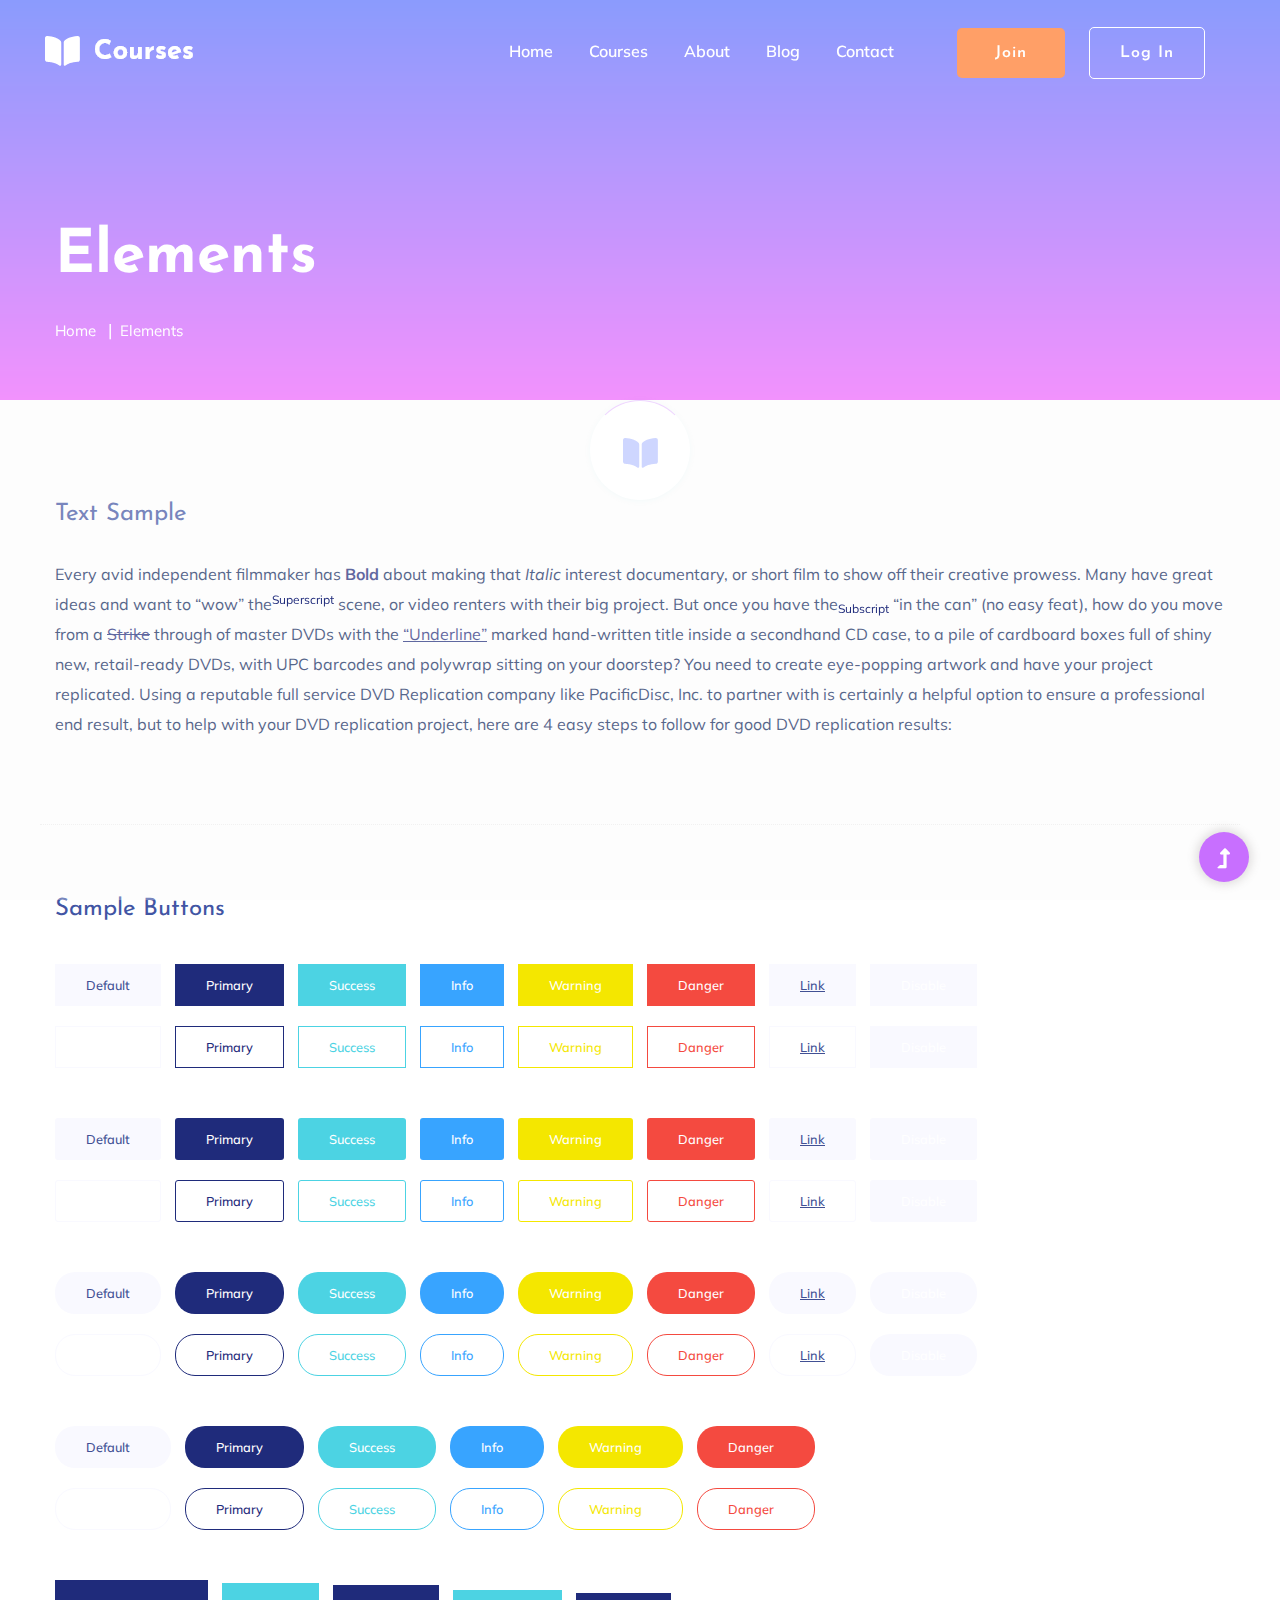
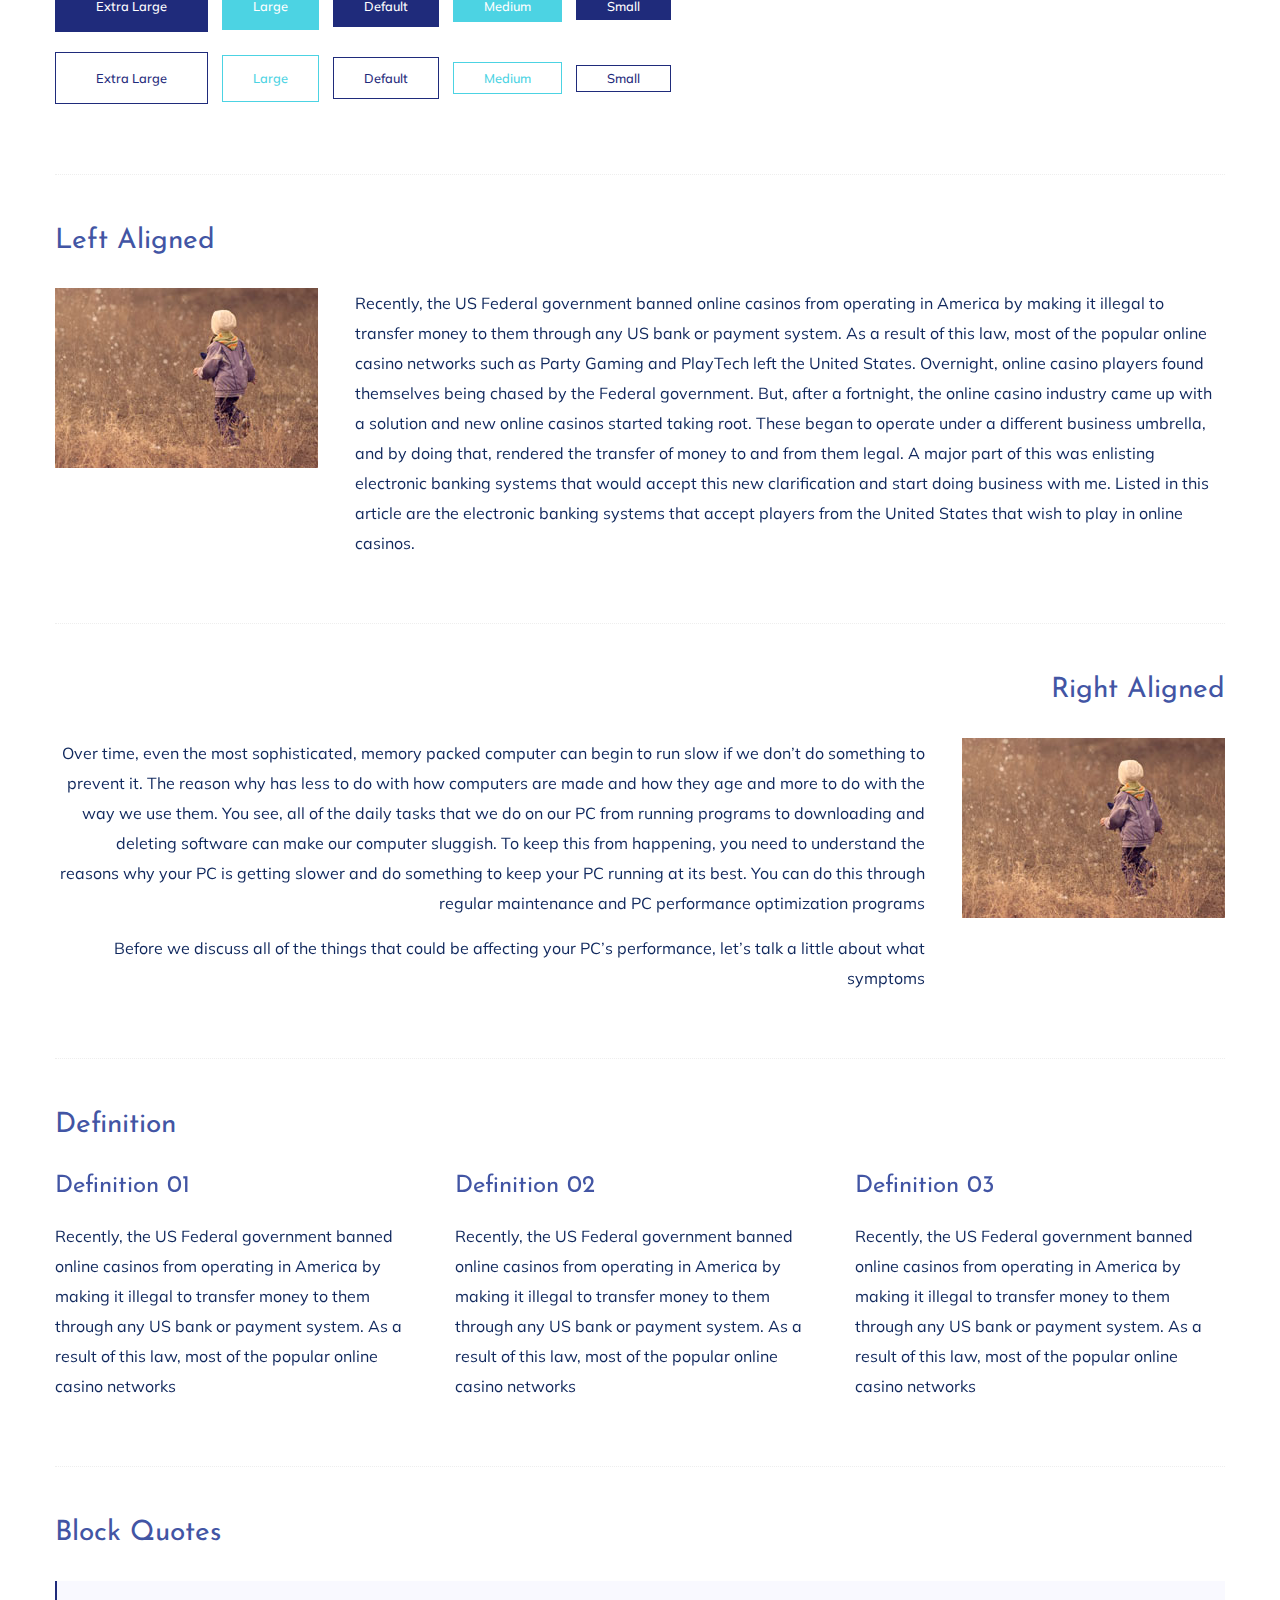
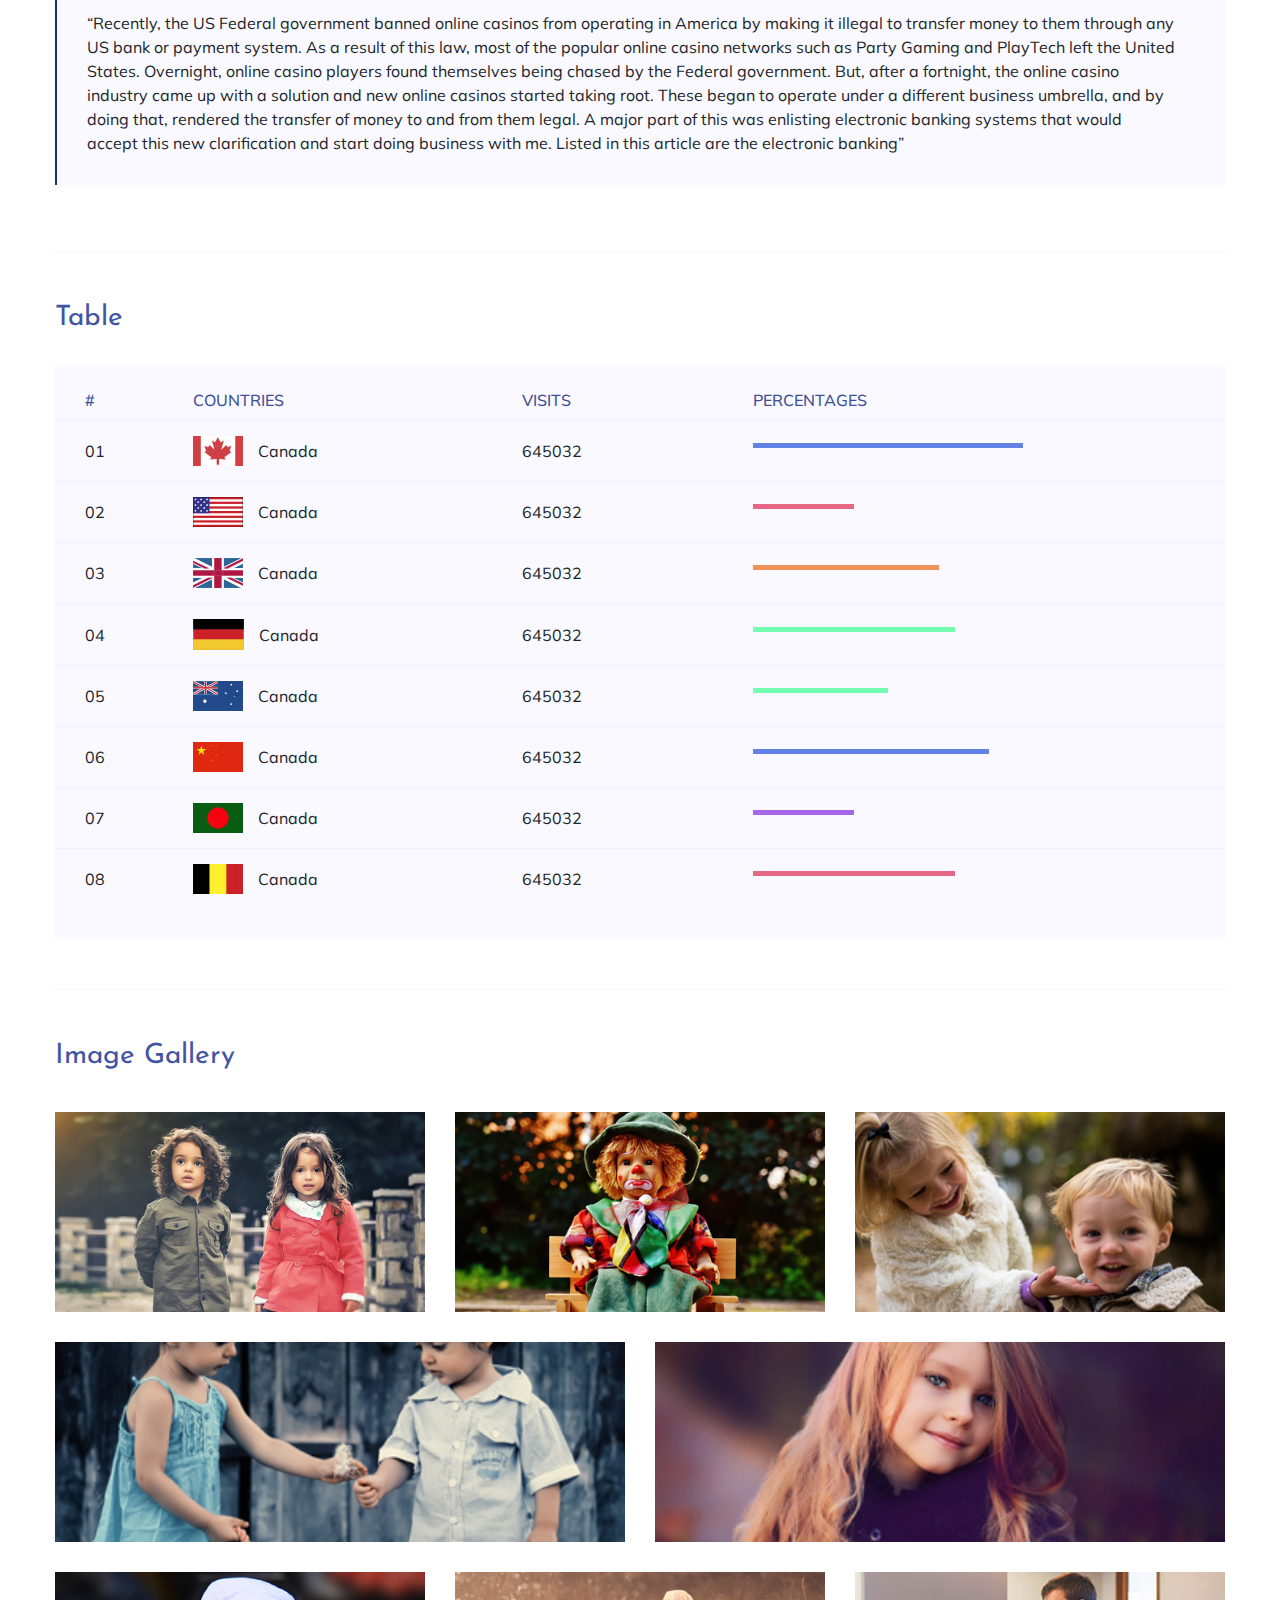
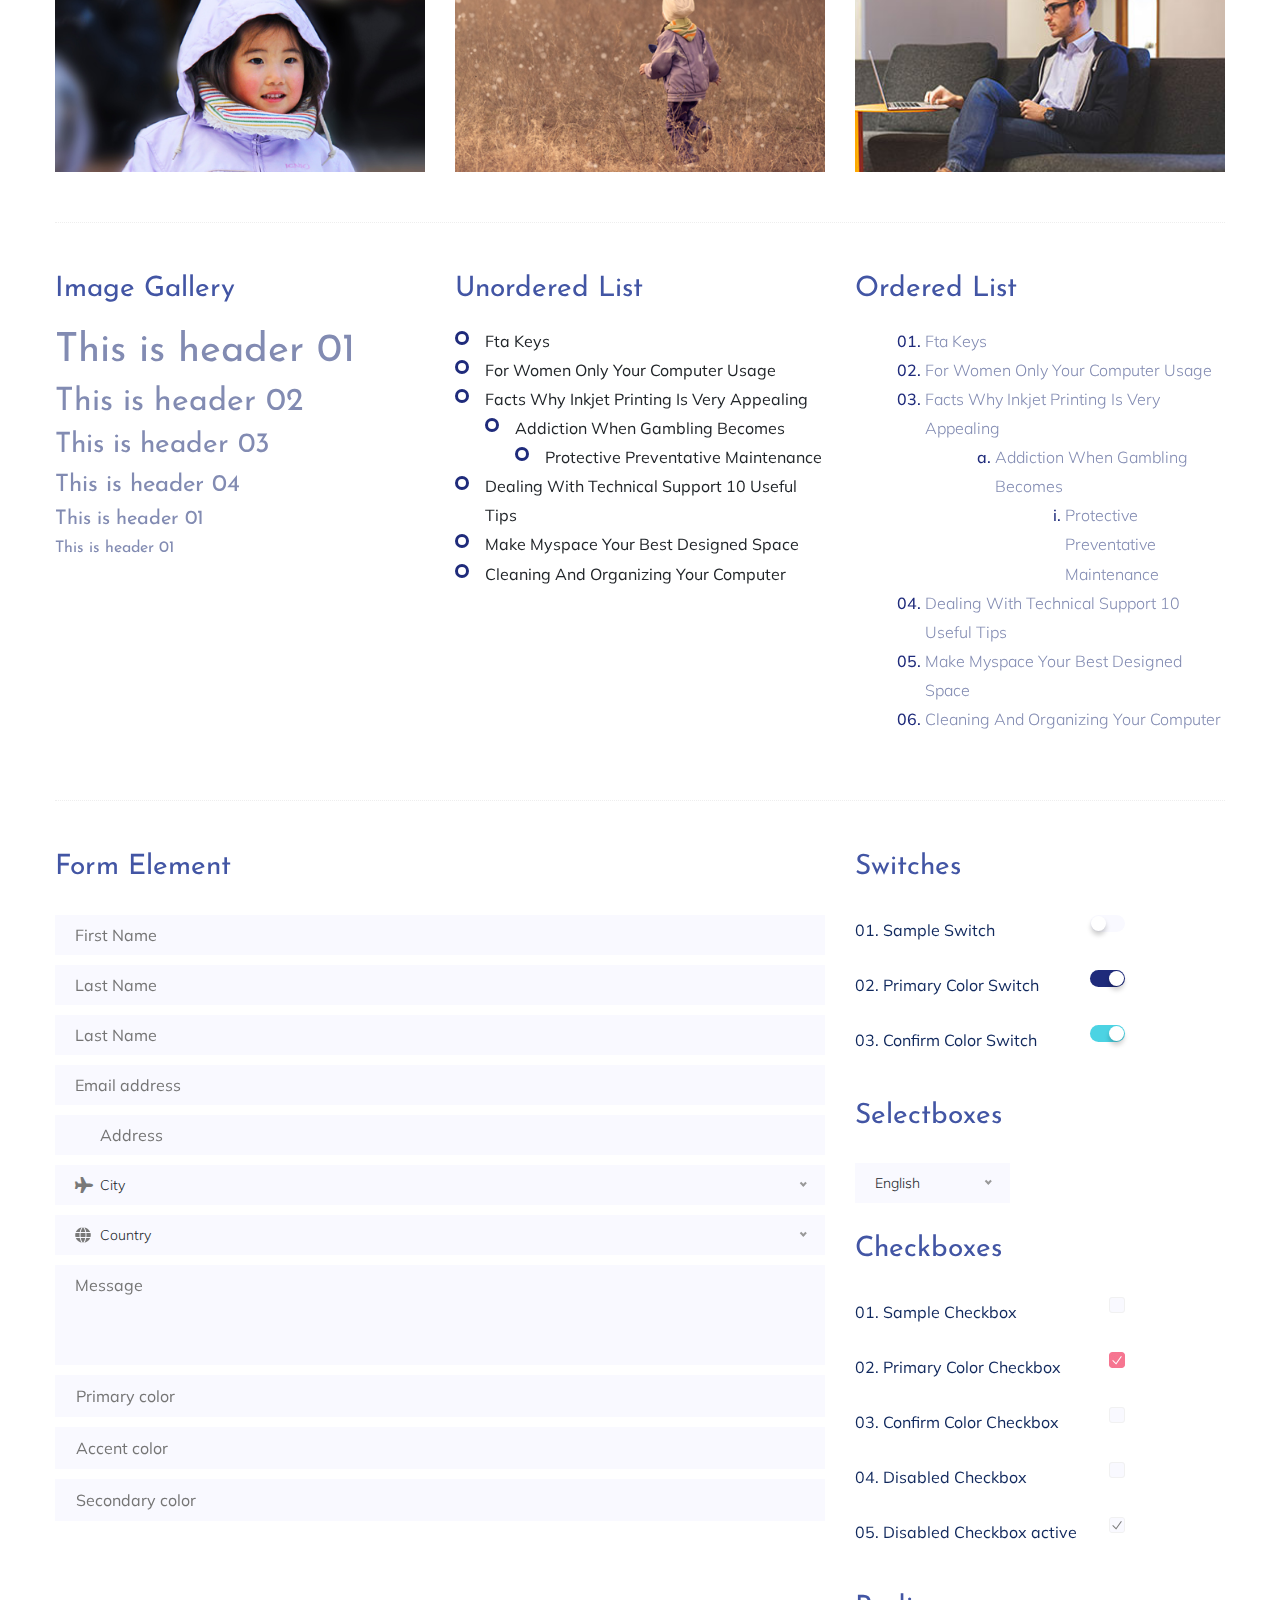
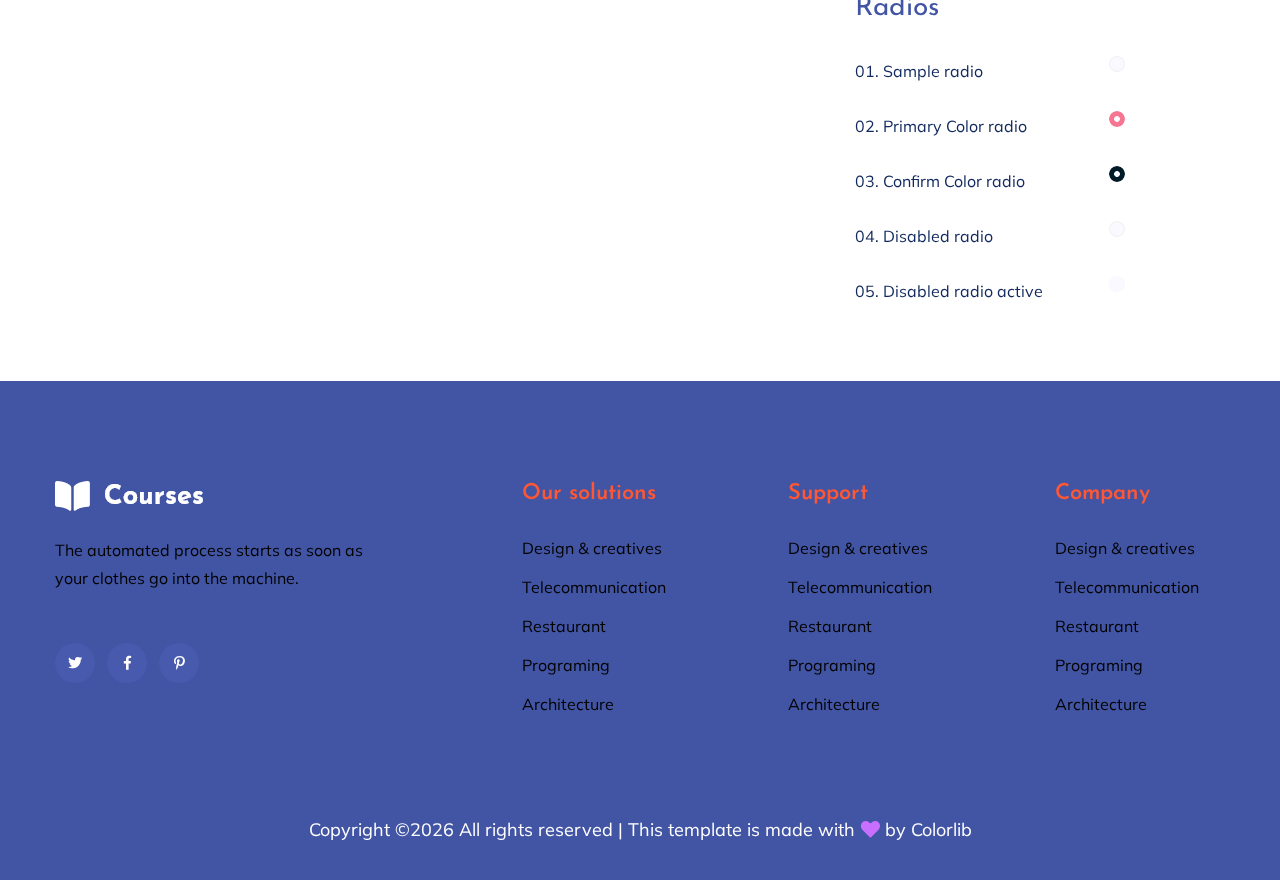
<file: elements.html>
<!doctype html>
<html class="no-js" lang="zxx">
<head>
	<meta charset="utf-8">
	<meta http-equiv="x-ua-compatible" content="ie=edge">
	<title>Courses | Education</title>
	<meta name="description" content="">
	<meta name="viewport" content="width=device-width, initial-scale=1">
	<link rel="shortcut icon" type="image/x-icon" href="assets/img/favicon.ico">

	<!-- CSS here -->
	<link rel="stylesheet" href="assets/css/bootstrap.min.css">
	<link rel="stylesheet" href="assets/css/owl.carousel.min.css">
	<link rel="stylesheet" href="assets/css/slicknav.css">
	<link rel="stylesheet" href="assets/css/animate.min.css">
	<link rel="stylesheet" href="assets/css/hamburgers.min.css">
	<link rel="stylesheet" href="assets/css/magnific-popup.css">
	<link rel="stylesheet" href="assets/css/fontawesome-all.min.css">
	<link rel="stylesheet" href="assets/css/themify-icons.css">
	<link rel="stylesheet" href="assets/css/slick.css">
	<link rel="stylesheet" href="assets/css/nice-select.css">
	<link rel="stylesheet" href="assets/css/style.css">
</head>
<body>
	<!--? Preloader Start -->
	<div id="preloader-active">
		<div class="preloader d-flex align-items-center justify-content-center">
			<div class="preloader-inner position-relative">
				<div class="preloader-circle"></div>
				<div class="preloader-img pere-text">
					<img src="assets/img/logo/loder.png" alt="">
				</div>
			</div>
		</div>
	</div>
	<!-- Preloader Start -->
	<!-- Header Start -->
	<div class="header-area header-transparent">
		<div class="main-header ">
			<div class="header-bottom  header-sticky">
				<div class="container-fluid">
					<div class="row align-items-center">
						<!-- Logo -->
						<div class="col-xl-2 col-lg-2">
							<div class="logo">
								<a href="index.html"><img src="assets/img/logo/logo.png" alt=""></a>
							</div>
						</div>
						<div class="col-xl-10 col-lg-10">
							<div class="menu-wrapper d-flex align-items-center justify-content-end">
								<!-- Main-menu -->
								<div class="main-menu d-none d-lg-block">
									<nav>
										<ul id="navigation">                                                                                          
											<li class="active" ><a href="index.html">Home</a></li>
											<li><a href="courses.html">Courses</a></li>
											<li><a href="about.html">About</a></li>
											<li><a href="#">Blog</a>
												<ul class="submenu">
													<li><a href="blog.html">Blog</a></li>
													<li><a href="blog_details.html">Blog Details</a></li>
													<li><a href="elements.html">Element</a></li>
												</ul>
											</li>
											<li><a href="contact.html">Contact</a></li>
											<!-- Button -->
											<li class="button-header margin-left "><a href="#" class="btn">Join</a></li>
											<li class="button-header"><a href="login.html" class="btn btn3">Log in</a></li>
										</ul>
									</nav>
								</div>
							</div>
						</div> 
						<!-- Mobile Menu -->
						<div class="col-12">
							<div class="mobile_menu d-block d-lg-none"></div>
						</div>
					</div>
				</div>
			</div>
		</div>
	</div>
	<!-- Header End -->
	<main>
		<!--? slider Area Start-->
		<section class="slider-area slider-area2">
			<div class="slider-active">
				<!-- Single Slider -->
				<div class="single-slider slider-height2">
					<div class="container">
						<div class="row">
							<div class="col-xl-8 col-lg-11 col-md-12">
								<div class="hero__caption hero__caption2">
									<h1 data-animation="bounceIn" data-delay="0.2s">Elements</h1>
									<!-- breadcrumb Start-->
									<nav aria-label="breadcrumb">
										<ol class="breadcrumb">
											<li class="breadcrumb-item"><a href="index.html">Home</a></li>
											<li class="breadcrumb-item"><a href="#">Elements</a></li> 
										</ol>
									</nav>
									<!-- breadcrumb End -->
								</div>
							</div>
						</div>
					</div>          
				</div>
			</div>
		</section>
		<!--? Start Sample Area -->
		<section class="sample-text-area">
			<div class="container box_1170">
				<h3 class="text-heading">Text Sample</h3>
				<p class="sample-text">
					Every avid independent filmmaker has <b>Bold</b> about making that <i>Italic</i> interest documentary,
					or short
					film to show off their creative prowess. Many have great ideas and want to “wow”
					the<sup>Superscript</sup> scene,
					or video renters with their big project. But once you have the<sub>Subscript</sub> “in the can” (no easy
					feat), how
					do you move from a <del>Strike</del> through of master DVDs with the <u>“Underline”</u> marked
					hand-written title
					inside a secondhand CD case, to a pile of cardboard boxes full of shiny new, retail-ready DVDs, with UPC
					barcodes
					and polywrap sitting on your doorstep? You need to create eye-popping artwork and have your project
					replicated.
					Using a reputable full service DVD Replication company like PacificDisc, Inc. to partner with is
					certainly a
					helpful option to ensure a professional end result, but to help with your DVD replication project, here
					are 4 easy
					steps to follow for good DVD replication results:
					
				</p>
			</div>
		</section>
		<!-- End Sample Area -->
		<!--? Start Button -->
		<section class="button-area">
			<div class="container box_1170 border-top-generic">
				<h3 class="text-heading">Sample Buttons</h3>
				<div class="button-group-area">
					<a href="#" class="genric-btn default">Default</a>
					<a href="#" class="genric-btn primary">Primary</a>
					<a href="#" class="genric-btn success">Success</a>
					<a href="#" class="genric-btn info">Info</a>
					<a href="#" class="genric-btn warning">Warning</a>
					<a href="#" class="genric-btn danger">Danger</a>
					<a href="#" class="genric-btn link">Link</a>
					<a href="#" class="genric-btn disable">Disable</a>
				</div>
				<div class="button-group-area mt-10">
					<a href="#" class="genric-btn default-border">Default</a>
					<a href="#" class="genric-btn primary-border">Primary</a>
					<a href="#" class="genric-btn success-border">Success</a>
					<a href="#" class="genric-btn info-border">Info</a>
					<a href="#" class="genric-btn warning-border">Warning</a>
					<a href="#" class="genric-btn danger-border">Danger</a>
					<a href="#" class="genric-btn link-border">Link</a>
					<a href="#" class="genric-btn disable">Disable</a>
				</div>
				<div class="button-group-area mt-40">
					<a href="#" class="genric-btn default radius">Default</a>
					<a href="#" class="genric-btn primary radius">Primary</a>
					<a href="#" class="genric-btn success radius">Success</a>
					<a href="#" class="genric-btn info radius">Info</a>
					<a href="#" class="genric-btn warning radius">Warning</a>
					<a href="#" class="genric-btn danger radius">Danger</a>
					<a href="#" class="genric-btn link radius">Link</a>
					<a href="#" class="genric-btn disable radius">Disable</a>
				</div>
				<div class="button-group-area mt-10">
					<a href="#" class="genric-btn default-border radius">Default</a>
					<a href="#" class="genric-btn primary-border radius">Primary</a>
					<a href="#" class="genric-btn success-border radius">Success</a>
					<a href="#" class="genric-btn info-border radius">Info</a>
					<a href="#" class="genric-btn warning-border radius">Warning</a>
					<a href="#" class="genric-btn danger-border radius">Danger</a>
					<a href="#" class="genric-btn link-border radius">Link</a>
					<a href="#" class="genric-btn disable radius">Disable</a>
				</div>
				<div class="button-group-area mt-40">
					<a href="#" class="genric-btn default circle">Default</a>
					<a href="#" class="genric-btn primary circle">Primary</a>
					<a href="#" class="genric-btn success circle">Success</a>
					<a href="#" class="genric-btn info circle">Info</a>
					<a href="#" class="genric-btn warning circle">Warning</a>
					<a href="#" class="genric-btn danger circle">Danger</a>
					<a href="#" class="genric-btn link circle">Link</a>
					<a href="#" class="genric-btn disable circle">Disable</a>
				</div>
				<div class="button-group-area mt-10">
					<a href="#" class="genric-btn default-border circle">Default</a>
					<a href="#" class="genric-btn primary-border circle">Primary</a>
					<a href="#" class="genric-btn success-border circle">Success</a>
					<a href="#" class="genric-btn info-border circle">Info</a>
					<a href="#" class="genric-btn warning-border circle">Warning</a>
					<a href="#" class="genric-btn danger-border circle">Danger</a>
					<a href="#" class="genric-btn link-border circle">Link</a>
					<a href="#" class="genric-btn disable circle">Disable</a>
				</div>
				<div class="button-group-area mt-40">
					<a href="#" class="genric-btn default circle arrow">Default<span class="lnr lnr-arrow-right"></span></a>
					<a href="#" class="genric-btn primary circle arrow">Primary<span class="lnr lnr-arrow-right"></span></a>
					<a href="#" class="genric-btn success circle arrow">Success<span class="lnr lnr-arrow-right"></span></a>
					<a href="#" class="genric-btn info circle arrow">Info<span class="lnr lnr-arrow-right"></span></a>
					<a href="#" class="genric-btn warning circle arrow">Warning<span class="lnr lnr-arrow-right"></span></a>
					<a href="#" class="genric-btn danger circle arrow">Danger<span class="lnr lnr-arrow-right"></span></a>
				</div>
				<div class="button-group-area mt-10">
					<a href="#" class="genric-btn default-border circle arrow">Default<span
						class="lnr lnr-arrow-right"></span></a>
						<a href="#" class="genric-btn primary-border circle arrow">Primary<span
							class="lnr lnr-arrow-right"></span></a>
							<a href="#" class="genric-btn success-border circle arrow">Success<span
								class="lnr lnr-arrow-right"></span></a>
								<a href="#" class="genric-btn info-border circle arrow">Info<span
									class="lnr lnr-arrow-right"></span></a>
									<a href="#" class="genric-btn warning-border circle arrow">Warning<span
										class="lnr lnr-arrow-right"></span></a>
										<a href="#" class="genric-btn danger-border circle arrow">Danger<span
											class="lnr lnr-arrow-right"></span></a>
										</div>
										<div class="button-group-area mt-40">
											<a href="#" class="genric-btn primary e-large">Extra Large</a>
											<a href="#" class="genric-btn success large">Large</a>
											<a href="#" class="genric-btn primary">Default</a>
											<a href="#" class="genric-btn success medium">Medium</a>
											<a href="#" class="genric-btn primary small">Small</a>
										</div>
										<div class="button-group-area mt-10">
											<a href="#" class="genric-btn primary-border e-large">Extra Large</a>
											<a href="#" class="genric-btn success-border large">Large</a>
											<a href="#" class="genric-btn primary-border">Default</a>
											<a href="#" class="genric-btn success-border medium">Medium</a>
											<a href="#" class="genric-btn primary-border small">Small</a>
										</div>
									</div>
								</section>
								<!-- End Button -->
								<!--? Start Align Area -->
								<div class="whole-wrap">
									<div class="container box_1170">
										<div class="section-top-border">
											<h3 class="mb-30">Left Aligned</h3>
											<div class="row">
												<div class="col-md-3">
													<img src="assets/img/elements/d.jpg" alt="" class="img-fluid">
												</div>
												<div class="col-md-9 mt-sm-20">
													<p>Recently, the US Federal government banned online casinos from operating in America by making
														it illegal to
														transfer money to them through any US bank or payment system. As a result of this law, most
														of the popular
														online casino networks such as Party Gaming and PlayTech left the United States. Overnight,
														online casino
														players found themselves being chased by the Federal government. But, after a fortnight, the
														online casino
														industry came up with a solution and new online casinos started taking root. These began to
														operate under a
														different business umbrella, and by doing that, rendered the transfer of money to and from
														them legal. A major
														part of this was enlisting electronic banking systems that would accept this new
														clarification and start doing
														business with me. Listed in this article are the electronic banking systems that accept
														players from the United
													States that wish to play in online casinos.</p>
												</div>
											</div>
										</div>
										<div class="section-top-border text-right">
											<h3 class="mb-30">Right Aligned</h3>
											<div class="row">
												<div class="col-md-9">
													<p class="text-right">Over time, even the most sophisticated, memory packed computer can begin
														to run slow if we
														don’t do something to prevent it. The reason why has less to do with how computers are made
														and how they age and
														more to do with the way we use them. You see, all of the daily tasks that we do on our PC
														from running programs
														to downloading and deleting software can make our computer sluggish. To keep this from
														happening, you need to
														understand the reasons why your PC is getting slower and do something to keep your PC
														running at its best. You
													can do this through regular maintenance and PC performance optimization programs</p>
													<p class="text-right">Before we discuss all of the things that could be affecting your PC’s
														performance, let’s
													talk a little about what symptoms</p>
												</div>
												<div class="col-md-3">
													<img src="assets/img/elements/d.jpg" alt="" class="img-fluid">
												</div>
											</div>
										</div>
										<div class="section-top-border">
											<h3 class="mb-30">Definition</h3>
											<div class="row">
												<div class="col-md-4">
													<div class="single-defination">
														<h4 class="mb-20">Definition 01</h4>
														<p>Recently, the US Federal government banned online casinos from operating in America by
															making it illegal to
															transfer money to them through any US bank or payment system. As a result of this law,
															most of the popular
														online casino networks</p>
													</div>
												</div>
												<div class="col-md-4">
													<div class="single-defination">
														<h4 class="mb-20">Definition 02</h4>
														<p>Recently, the US Federal government banned online casinos from operating in America by
															making it illegal to
															transfer money to them through any US bank or payment system. As a result of this law,
															most of the popular
														online casino networks</p>
													</div>
												</div>
												<div class="col-md-4">
													<div class="single-defination">
														<h4 class="mb-20">Definition 03</h4>
														<p>Recently, the US Federal government banned online casinos from operating in America by
															making it illegal to
															transfer money to them through any US bank or payment system. As a result of this law,
															most of the popular
														online casino networks</p>
													</div>
												</div>
											</div>
										</div>
										<div class="section-top-border">
											<h3 class="mb-30">Block Quotes</h3>
											<div class="row">
												<div class="col-lg-12">
													<blockquote class="generic-blockquote">
														“Recently, the US Federal government banned online casinos from operating in America by
														making it illegal to
														transfer money to them through any US bank or payment system. As a result of this law, most
														of the popular
														online casino networks such as Party Gaming and PlayTech left the United States. Overnight,
														online casino
														players found themselves being chased by the Federal government. But, after a fortnight, the
														online casino
														industry came up with a solution and new online casinos started taking root. These began to
														operate under a
														different business umbrella, and by doing that, rendered the transfer of money to and from
														them legal. A major
														part of this was enlisting electronic banking systems that would accept this new
														clarification and start doing
														business with me. Listed in this article are the electronic banking”
													</blockquote>
												</div>
											</div>
										</div>
										<div class="section-top-border">
											<h3 class="mb-30">Table</h3>
											<div class="progress-table-wrap">
												<div class="progress-table">
													<div class="table-head">
														<div class="serial">#</div>
														<div class="country">Countries</div>
														<div class="visit">Visits</div>
														<div class="percentage">Percentages</div>
													</div>
													<div class="table-row">
														<div class="serial">01</div>
														<div class="country"> <img src="assets/img/elements/f1.jpg" alt="flag">Canada</div>
														<div class="visit">645032</div>
														<div class="percentage">
															<div class="progress">
																<div class="progress-bar color-1" role="progressbar" style="width: 80%"
																aria-valuenow="80" aria-valuemin="0" aria-valuemax="100"></div>
															</div>
														</div>
													</div>
													<div class="table-row">
														<div class="serial">02</div>
														<div class="country"> <img src="assets/img/elements/f2.jpg" alt="flag">Canada</div>
														<div class="visit">645032</div>
														<div class="percentage">
															<div class="progress">
																<div class="progress-bar color-2" role="progressbar" style="width: 30%"
																aria-valuenow="30" aria-valuemin="0" aria-valuemax="100"></div>
															</div>
														</div>
													</div>
													<div class="table-row">
														<div class="serial">03</div>
														<div class="country"> <img src="assets/img/elements/f3.jpg" alt="flag">Canada</div>
														<div class="visit">645032</div>
														<div class="percentage">
															<div class="progress">
																<div class="progress-bar color-3" role="progressbar" style="width: 55%"
																aria-valuenow="55" aria-valuemin="0" aria-valuemax="100"></div>
															</div>
														</div>
													</div>
													<div class="table-row">
														<div class="serial">04</div>
														<div class="country"> <img src="assets/img/elements/f4.jpg" alt="flag">Canada</div>
														<div class="visit">645032</div>
														<div class="percentage">
															<div class="progress">
																<div class="progress-bar color-4" role="progressbar" style="width: 60%"
																aria-valuenow="60" aria-valuemin="0" aria-valuemax="100"></div>
															</div>
														</div>
													</div>
													<div class="table-row">
														<div class="serial">05</div>
														<div class="country"> <img src="assets/img/elements/f5.jpg" alt="flag">Canada</div>
														<div class="visit">645032</div>
														<div class="percentage">
															<div class="progress">
																<div class="progress-bar color-5" role="progressbar" style="width: 40%"
																aria-valuenow="40" aria-valuemin="0" aria-valuemax="100"></div>
															</div>
														</div>
													</div>
													<div class="table-row">
														<div class="serial">06</div>
														<div class="country"> <img src="assets/img/elements/f6.jpg" alt="flag">Canada</div>
														<div class="visit">645032</div>
														<div class="percentage">
															<div class="progress">
																<div class="progress-bar color-6" role="progressbar" style="width: 70%"
																aria-valuenow="70" aria-valuemin="0" aria-valuemax="100"></div>
															</div>
														</div>
													</div>
													<div class="table-row">
														<div class="serial">07</div>
														<div class="country"> <img src="assets/img/elements/f7.jpg" alt="flag">Canada</div>
														<div class="visit">645032</div>
														<div class="percentage">
															<div class="progress">
																<div class="progress-bar color-7" role="progressbar" style="width: 30%"
																aria-valuenow="30" aria-valuemin="0" aria-valuemax="100"></div>
															</div>
														</div>
													</div>
													<div class="table-row">
														<div class="serial">08</div>
														<div class="country"> <img src="assets/img/elements/f8.jpg" alt="flag">Canada</div>
														<div class="visit">645032</div>
														<div class="percentage">
															<div class="progress">
																<div class="progress-bar color-8" role="progressbar" style="width: 60%"
																aria-valuenow="60" aria-valuemin="0" aria-valuemax="100"></div>
															</div>
														</div>
													</div>
												</div>
											</div>
										</div>
										<div class="section-top-border">
											<h3>Image Gallery</h3>
											<div class="row gallery-item">
												<div class="col-md-4">
													<a href="assets/img/elements/g1.jpg" class="img-pop-up">
														<div class="single-gallery-image" style="background: url(assets/img/elements/g1.jpg);"></div>
													</a>
												</div>
												<div class="col-md-4">
													<a href="assets/img/elements/g2.jpg" class="img-pop-up">
														<div class="single-gallery-image" style="background: url(assets/img/elements/g2.jpg);"></div>
													</a>
												</div>
												<div class="col-md-4">
													<a href="assets/img/elements/g3.jpg" class="img-pop-up">
														<div class="single-gallery-image" style="background: url(assets/img/elements/g3.jpg);"></div>
													</a>
												</div>
												<div class="col-md-6">
													<a href="assets/img/elements/g4.jpg" class="img-pop-up">
														<div class="single-gallery-image" style="background: url(assets/img/elements/g4.jpg);"></div>
													</a>
												</div>
												<div class="col-md-6">
													<a href="assets/img/elements/g5.jpg" class="img-pop-up">
														<div class="single-gallery-image" style="background: url(assets/img/elements/g5.jpg);"></div>
													</a>
												</div>
												<div class="col-md-4">
													<a href="assets/img/elements/g6.jpg" class="img-pop-up">
														<div class="single-gallery-image" style="background: url(assets/img/elements/g6.jpg);"></div>
													</a>
												</div>
												<div class="col-md-4">
													<a href="assets/img/elements/g7.jpg" class="img-pop-up">
														<div class="single-gallery-image" style="background: url(assets/img/elements/g7.jpg);"></div>
													</a>
												</div>
												<div class="col-md-4">
													<a href="assets/img/elements/g8.jpg" class="img-pop-up">
														<div class="single-gallery-image" style="background: url(assets/img/elements/g8.jpg);"></div>
													</a>
												</div>
											</div>
										</div>
										<div class="section-top-border">
											<div class="row">
												<div class="col-md-4">
													<h3 class="mb-20">Image Gallery</h3>
													<div class="typography">
														<h1>This is header 01</h1>
														<h2>This is header 02</h2>
														<h3>This is header 03</h3>
														<h4>This is header 04</h4>
														<h5>This is header 01</h5>
														<h6>This is header 01</h6>
													</div>
												</div>
												<div class="col-md-4 mt-sm-30">
													<h3 class="mb-20">Unordered List</h3>
													<div class="">
														<ul class="unordered-list">
															<li>Fta Keys</li>
															<li>For Women Only Your Computer Usage</li>
															<li>Facts Why Inkjet Printing Is Very Appealing
																<ul>
																	<li>Addiction When Gambling Becomes
																		<ul>
																			<li>Protective Preventative Maintenance</li>
																		</ul>
																	</li>
																</ul>
															</li>
															<li>Dealing With Technical Support 10 Useful Tips</li>
															<li>Make Myspace Your Best Designed Space</li>
															<li>Cleaning And Organizing Your Computer</li>
														</ul>
													</div>
												</div>
												<div class="col-md-4 mt-sm-30">
													<h3 class="mb-20">Ordered List</h3>
													<div class="">
														<ol class="ordered-list">
															<li><span>Fta Keys</span></li>
															<li><span>For Women Only Your Computer Usage</span></li>
															<li><span>Facts Why Inkjet Printing Is Very Appealing</span>
																<ol class="ordered-list-alpha">
																	<li><span>Addiction When Gambling Becomes</span>
																		<ol class="ordered-list-roman">
																			<li><span>Protective Preventative Maintenance</span></li>
																		</ol>
																	</li>
																</ol>
															</li>
															<li><span>Dealing With Technical Support 10 Useful Tips</span></li>
															<li><span>Make Myspace Your Best Designed Space</span></li>
															<li><span>Cleaning And Organizing Your Computer</span></li>
														</ol>
													</div>
												</div>
											</div>
										</div>
										<div class="section-top-border">
											<div class="row">
												<div class="col-lg-8 col-md-8">
													<h3 class="mb-30">Form Element</h3>
													<form action="#">
														<div class="mt-10">
															<input type="text" name="first_name" placeholder="First Name"
															onfocus="this.placeholder = ''" onblur="this.placeholder = 'First Name'" required
															class="single-input">
														</div>
														<div class="mt-10">
															<input type="text" name="last_name" placeholder="Last Name"
															onfocus="this.placeholder = ''" onblur="this.placeholder = 'Last Name'" required
															class="single-input">
														</div>
														<div class="mt-10">
															<input type="text" name="last_name" placeholder="Last Name"
															onfocus="this.placeholder = ''" onblur="this.placeholder = 'Last Name'" required
															class="single-input">
														</div>
														<div class="mt-10">
															<input type="email" name="EMAIL" placeholder="Email address"
															onfocus="this.placeholder = ''" onblur="this.placeholder = 'Email address'" required
															class="single-input">
														</div>
														<div class="input-group-icon mt-10">
															<div class="icon"><i class="fa fa-thumb-tack" aria-hidden="true"></i></div>
															<input type="text" name="address" placeholder="Address" onfocus="this.placeholder = ''"
															onblur="this.placeholder = 'Address'" required class="single-input">
														</div>
														<div class="input-group-icon mt-10">
															<div class="icon"><i class="fa fa-plane" aria-hidden="true"></i></div>
															<div class="form-select" id="default-select"">
																<select>
																	<option value=" 1">City</option>
																	<option value="1">Dhaka</option>
																	<option value="1">Dilli</option>
																	<option value="1">Newyork</option>
																	<option value="1">Islamabad</option>
																</select>
															</div>
														</div>
														<div class="input-group-icon mt-10">
															<div class="icon"><i class="fa fa-globe" aria-hidden="true"></i></div>
															<div class="form-select" id="default-select"">
																<select>
																	<option value=" 1">Country</option>
																	<option value="1">Bangladesh</option>
																	<option value="1">India</option>
																	<option value="1">England</option>
																	<option value="1">Srilanka</option>
																</select>
															</div>
														</div>
														
														<div class="mt-10">
															<textarea class="single-textarea" placeholder="Message" onfocus="this.placeholder = ''"
															onblur="this.placeholder = 'Message'" required></textarea>
														</div>
														<div class="mt-10">
															<input type="text" name="first_name" placeholder="Primary color"
															onfocus="this.placeholder = ''" onblur="this.placeholder = 'Primary color'" required
															class="single-input-primary">
														</div>
														<div class="mt-10">
															<input type="text" name="first_name" placeholder="Accent color"
															onfocus="this.placeholder = ''" onblur="this.placeholder = 'Accent color'" required
															class="single-input-accent">
														</div>
														<div class="mt-10">
															<input type="text" name="first_name" placeholder="Secondary color"
															onfocus="this.placeholder = ''" onblur="this.placeholder = 'Secondary color'"
															required class="single-input-secondary">
														</div>
													</form>
												</div>
												<div class="col-lg-3 col-md-4 mt-sm-30">
													<div class="single-element-widget">
														<h3 class="mb-30">Switches</h3>
														<div class="switch-wrap d-flex justify-content-between">
															<p>01. Sample Switch</p>
															<div class="primary-switch">
																<input type="checkbox" id="default-switch">
																<label for="default-switch"></label>
															</div>
														</div>
														<div class="switch-wrap d-flex justify-content-between">
															<p>02. Primary Color Switch</p>
															<div class="primary-switch">
																<input type="checkbox" id="primary-switch" checked>
																<label for="primary-switch"></label>
															</div>
														</div>
														<div class="switch-wrap d-flex justify-content-between">
															<p>03. Confirm Color Switch</p>
															<div class="confirm-switch">
																<input type="checkbox" id="confirm-switch" checked>
																<label for="confirm-switch"></label>
															</div>
														</div>
													</div>
													<div class="single-element-widget mt-30">
														<h3 class="mb-30">Selectboxes</h3>
														<div class="default-select" id="default-select"">
															<select>
																<option value=" 1">English</option>
																<option value="1">Spanish</option>
																<option value="1">Arabic</option>
																<option value="1">Portuguise</option>
																<option value="1">Bengali</option>
															</select>
														</div>
													</div>
													<div class="single-element-widget mt-30">
														<h3 class="mb-30">Checkboxes</h3>
														<div class="switch-wrap d-flex justify-content-between">
															<p>01. Sample Checkbox</p>
															<div class="primary-checkbox">
																<input type="checkbox" id="default-checkbox">
																<label for="default-checkbox"></label>
															</div>
														</div>
														<div class="switch-wrap d-flex justify-content-between">
															<p>02. Primary Color Checkbox</p>
															<div class="primary-checkbox">
																<input type="checkbox" id="primary-checkbox" checked>
																<label for="primary-checkbox"></label>
															</div>
														</div>
														<div class="switch-wrap d-flex justify-content-between">
															<p>03. Confirm Color Checkbox</p>
															<div class="confirm-checkbox">
																<input type="checkbox" id="confirm-checkbox">
																<label for="confirm-checkbox"></label>
															</div>
														</div>
														<div class="switch-wrap d-flex justify-content-between">
															<p>04. Disabled Checkbox</p>
															<div class="disabled-checkbox">
																<input type="checkbox" id="disabled-checkbox" disabled>
																<label for="disabled-checkbox"></label>
															</div>
														</div>
														<div class="switch-wrap d-flex justify-content-between">
															<p>05. Disabled Checkbox active</p>
															<div class="disabled-checkbox">
																<input type="checkbox" id="disabled-checkbox-active" checked disabled>
																<label for="disabled-checkbox-active"></label>
															</div>
														</div>
													</div>
													<div class="single-element-widget mt-30">
														<h3 class="mb-30">Radios</h3>
														<div class="switch-wrap d-flex justify-content-between">
															<p>01. Sample radio</p>
															<div class="primary-radio">
																<input type="checkbox" id="default-radio">
																<label for="default-radio"></label>
															</div>
														</div>
														<div class="switch-wrap d-flex justify-content-between">
															<p>02. Primary Color radio</p>
															<div class="primary-radio">
																<input type="checkbox" id="primary-radio" checked>
																<label for="primary-radio"></label>
															</div>
														</div>
														<div class="switch-wrap d-flex justify-content-between">
															<p>03. Confirm Color radio</p>
															<div class="confirm-radio">
																<input type="checkbox" id="confirm-radio" checked>
																<label for="confirm-radio"></label>
															</div>
														</div>
														<div class="switch-wrap d-flex justify-content-between">
															<p>04. Disabled radio</p>
															<div class="disabled-radio">
																<input type="checkbox" id="disabled-radio" disabled>
																<label for="disabled-radio"></label>
															</div>
														</div>
														<div class="switch-wrap d-flex justify-content-between">
															<p>05. Disabled radio active</p>
															<div class="disabled-radio">
																<input type="checkbox" id="disabled-radio-active" checked disabled>
																<label for="disabled-radio-active"></label>
															</div>
														</div>
													</div>
												</div>
											</div>
										</div>
									</div>
								</div>
								<!-- End Align Area -->
							</main>
							<footer>
								<div class="footer-wrappper footer-bg">
									<!-- Footer Start-->
									<div class="footer-area footer-padding">
										<div class="container">
											<div class="row justify-content-between">
												<div class="col-xl-4 col-lg-5 col-md-4 col-sm-6">
													<div class="single-footer-caption mb-50">
														<div class="single-footer-caption mb-30">
															<!-- logo -->
															<div class="footer-logo mb-25">
																<a href="index.html"><img src="assets/img/logo/logo2_footer.png" alt=""></a>
															</div>
															<div class="footer-tittle">
																<div class="footer-pera">
																	<p>The automated process starts as soon as your clothes go into the machine.</p>
																</div>
															</div>
															<!-- social -->
															<div class="footer-social">
																<a href="#"><i class="fab fa-twitter"></i></a>
																<a href="https://bit.ly/sai4ull"><i class="fab fa-facebook-f"></i></a>
																<a href="#"><i class="fab fa-pinterest-p"></i></a>
															</div>
														</div>
													</div>
												</div>
												<div class="col-xl-2 col-lg-3 col-md-4 col-sm-5">
													<div class="single-footer-caption mb-50">
														<div class="footer-tittle">
															<h4>Our solutions</h4>
															<ul>
																<li><a href="#">Design & creatives</a></li>
																<li><a href="#">Telecommunication</a></li>
																<li><a href="#">Restaurant</a></li>
																<li><a href="#">Programing</a></li>
																<li><a href="#">Architecture</a></li>
															</ul>
														</div>
													</div>
												</div>
												<div class="col-xl-2 col-lg-4 col-md-4 col-sm-6">
													<div class="single-footer-caption mb-50">
														<div class="footer-tittle">
															<h4>Support</h4>
															<ul>
																<li><a href="#">Design & creatives</a></li>
																<li><a href="#">Telecommunication</a></li>
																<li><a href="#">Restaurant</a></li>
																<li><a href="#">Programing</a></li>
																<li><a href="#">Architecture</a></li>
															</ul>
														</div>
													</div>
												</div>
												<div class="col-xl-2 col-lg-3 col-md-4 col-sm-6">
													<div class="single-footer-caption mb-50">
														<div class="footer-tittle">
															<h4>Company</h4>
															<ul>
																<li><a href="#">Design & creatives</a></li>
																<li><a href="#">Telecommunication</a></li>
																<li><a href="#">Restaurant</a></li>
																<li><a href="#">Programing</a></li>
																<li><a href="#">Architecture</a></li>
															</ul>
														</div>
													</div>
												</div>
											</div>
										</div>
									</div>
									<!-- footer-bottom area -->
									<div class="footer-bottom-area">
										<div class="container">
											<div class="footer-border">
												<div class="row d-flex align-items-center">
													<div class="col-xl-12 ">
														<div class="footer-copy-right text-center">
															<p><!-- Link back to Colorlib can't be removed. Template is licensed under CC BY 3.0. -->
																Copyright &copy;<script>document.write(new Date().getFullYear());</script> All rights reserved | This template is made with <i class="fa fa-heart" aria-hidden="true"></i> by <a href="https://colorlib.com" target="_blank">Colorlib</a>
																<!-- Link back to Colorlib can't be removed. Template is licensed under CC BY 3.0. --></p>
															</div>
														</div>
													</div>
												</div>
											</div>
										</div>
										<!-- Footer End-->
									</div>
								</footer> 
								<!-- Scroll Up -->
								<div id="back-top" >
									<a title="Go to Top" href="#"> <i class="fas fa-level-up-alt"></i></a>
								</div>
								<!-- JS here -->

								<script src="./assets/js/vendor/modernizr-3.5.0.min.js"></script>
								<!-- Jquery, Popper, Bootstrap -->
								<script src="./assets/js/vendor/jquery-1.12.4.min.js"></script>
								<script src="./assets/js/popper.min.js"></script>
								<script src="./assets/js/bootstrap.min.js"></script>
								<!-- Jquery Mobile Menu -->
								<script src="./assets/js/jquery.slicknav.min.js"></script>

								<!-- Jquery Slick , Owl-Carousel Plugins -->
								<script src="./assets/js/owl.carousel.min.js"></script>
								<script src="./assets/js/slick.min.js"></script>
								<!-- One Page, Animated-HeadLin -->
								<script src="./assets/js/wow.min.js"></script>
								<script src="./assets/js/animated.headline.js"></script>
								<script src="./assets/js/jquery.magnific-popup.js"></script>

								<!-- Date Picker -->
								<script src="./assets/js/gijgo.min.js"></script>
								<!-- Nice-select, sticky -->
								<script src="./assets/js/jquery.nice-select.min.js"></script>
								<script src="./assets/js/jquery.sticky.js"></script>
								
								<!-- counter , waypoint,Hover Direction -->
								<script src="./assets/js/jquery.counterup.min.js"></script>
								<script src="./assets/js/waypoints.min.js"></script>
								<script src="./assets/js/jquery.countdown.min.js"></script>
								<script src="./assets/js/hover-direction-snake.min.js"></script>

								<!-- contact js -->
								<script src="./assets/js/contact.js"></script>
								<script src="./assets/js/jquery.form.js"></script>
								<script src="./assets/js/jquery.validate.min.js"></script>
								<script src="./assets/js/mail-script.js"></script>
								<script src="./assets/js/jquery.ajaxchimp.min.js"></script>
								
								<!-- Jquery Plugins, main Jquery -->	
								<script src="./assets/js/plugins.js"></script>
								<script src="./assets/js/main.js"></script>
								
							</body>
							</html>
</file>
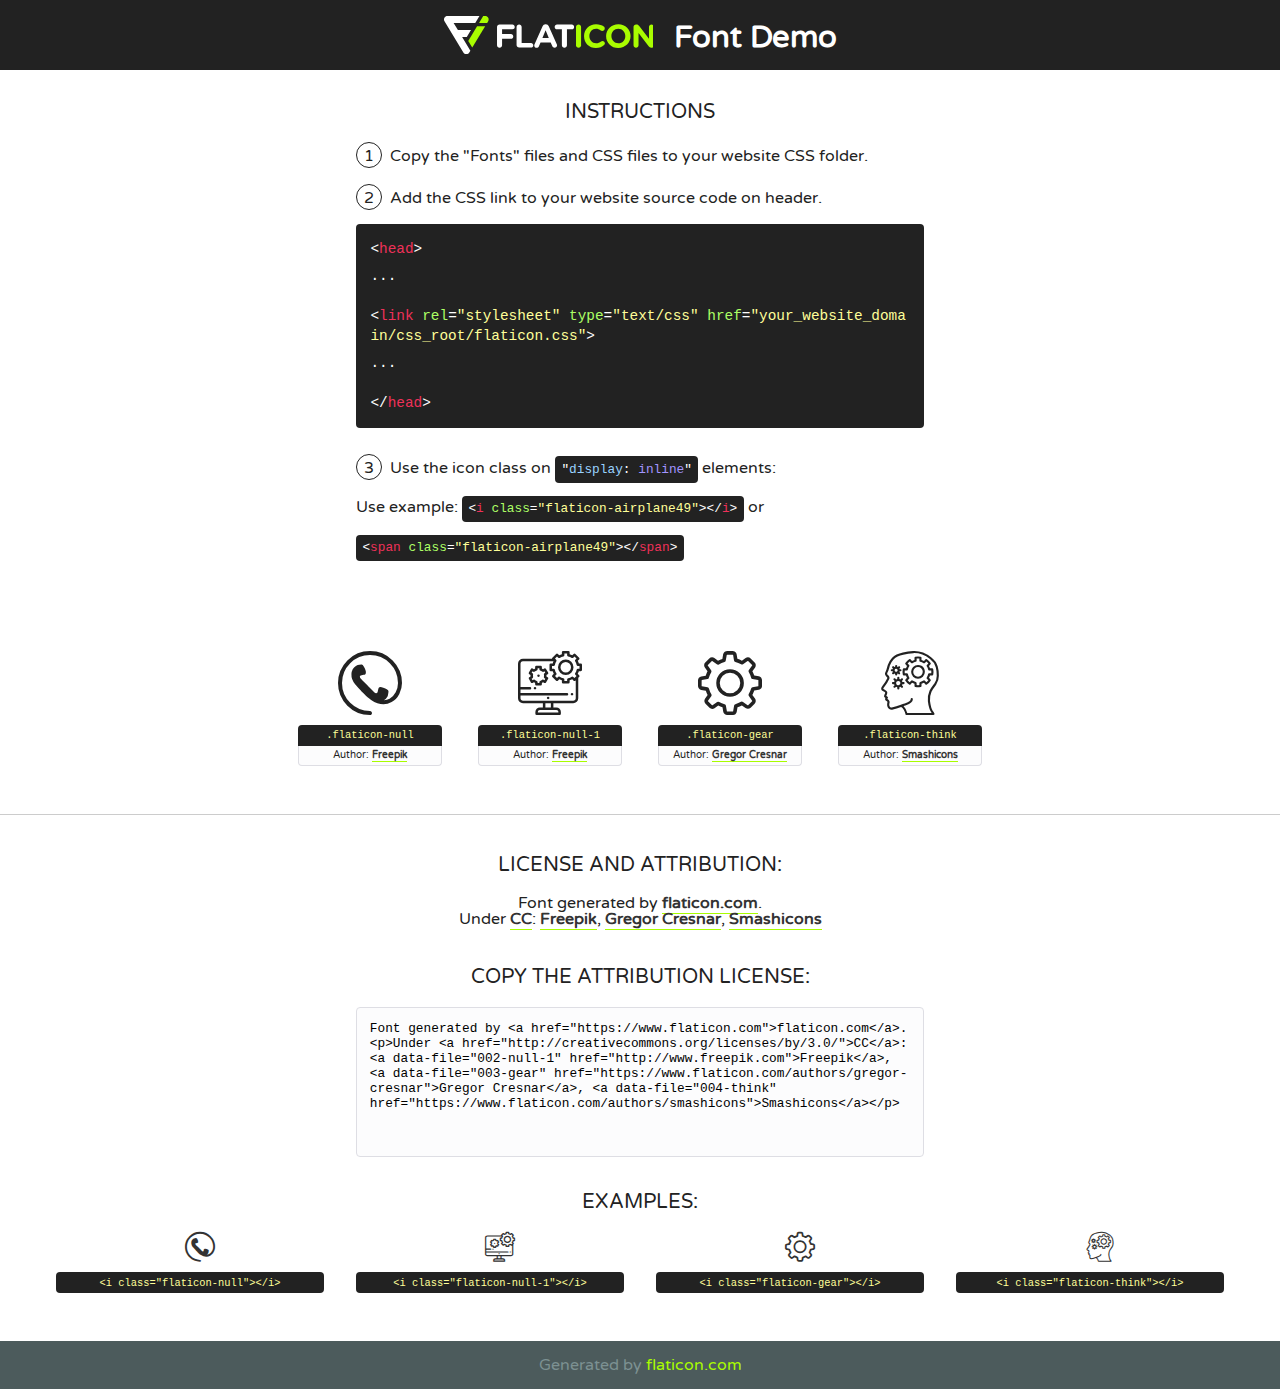
<file: assets/fonts/flaticon.html>
<!DOCTYPE html>
<!--
  Flaticon icon font: Flaticon
  Creation date: 02/06/2020 05:24
-->
<html>
<!DOCTYPE html>
<html>

<head>
    <title>Flaticon WebFont</title>
    <link href="http://fonts.googleapis.com/css?family=Varela+Round" rel="stylesheet" type="text/css" />
    <link rel="stylesheet" type="text/css" href="flaticon.css">
    <meta charset="UTF-8">
    <style>
    html, body, div, span, applet, object, iframe,
    h1, h2, h3, h4, h5, h6, p, blockquote, pre,
    a, abbr, acronym, address, big, cite, code,
    del, dfn, em, img, ins, kbd, q, s, samp,
    small, strike, strong, sub, sup, tt, var,
    b, u, i, center,
    dl, dt, dd, ol, ul, li,
    fieldset, form, label, legend,
    table, caption, tbody, tfoot, thead, tr, th, td,
    article, aside, canvas, details, embed, 
    figure, figcaption, footer, header, hgroup, 
    menu, nav, output, ruby, section, summary,
    time, mark, audio, video {
        margin: 0;
        padding: 0;
        border: 0;
        font-size: 100%;
        font: inherit;
        vertical-align: baseline;
    }
    /* HTML5 display-role reset for older browsers */
    article, aside, details, figcaption, figure, 
    footer, header, hgroup, menu, nav, section {
        display: block;
    }
    body {
        line-height: 1;
    }
    ol, ul {
        list-style: none;
    }
    blockquote, q {
        quotes: none;
    }
    blockquote:before, blockquote:after,
    q:before, q:after {
        content: '';
        content: none;
    }
    table {
        border-collapse: collapse;
        border-spacing: 0;
    }
    body {
        font-family: 'Varela Round', Helvetica, Arial, sans-serif;
        font-size: 16px;
        color: #222;
    }
    a {
        color: #333;
        border-bottom: 1px solid #a9fd00;
        font-weight: bold;
        text-decoration: none;
    }
    * {
        -moz-box-sizing: border-box;
        -webkit-box-sizing: border-box;
        box-sizing: border-box;
        margin: 0;
        padding: 0;
    }
    [class^="flaticon-"]:before, [class*=" flaticon-"]:before, [class^="flaticon-"]:after, [class*=" flaticon-"]:after {
        font-family: Flaticon;
        font-size: 30px;
        font-style: normal;
        margin-left: 20px;
        color: #333;
    }
    .wrapper {
        max-width: 600px;
        margin: auto;
        padding: 0 1em;
    }
    .title {
        font-size: 1.25em;
        text-align: center;
        margin-bottom: 1em;
        text-transform: uppercase;
    }
    header {
        text-align: center;
        background-color: #222;
        color: #fff;
        padding: 1em;
    }
    header .logo {
        width: 210px;
        height: 38px;
        display: inline-block;
        vertical-align: middle;
        margin-right: 1em;
        border: none;
    }
    header strong {
        font-size: 1.95em;
        font-weight: bold;
        vertical-align: middle;
        margin-top: 5px;
        display: inline-block;
    }
    .demo {
        margin: 2em auto;
        line-height: 1.25em;
    }
    .demo ul li {
        margin-bottom: 1em;
    }
    .demo ul li .num {
        color: #222;
        border-radius: 20px;
        display: inline-block;
        width: 26px;
        padding: 3px;
        height: 26px;
        text-align: center;
        margin-right: 0.5em;
        border: 1px solid #222;
    }
    .demo ul li code {
        background-color: #222;
        border-radius: 4px;
        padding: 0.25em 0.5em;
        display: inline-block;
        color: #fff;
        font-family: Consolas,Monaco,Lucida Console,Liberation Mono,DejaVu Sans Mono,Bitstream Vera Sans Mono,Courier New, monospace;
        font-weight: lighter;
        margin-top: 1em;
        font-size: 0.8em;
        word-break: break-all;
    }
    .demo ul li code.big {
        padding: 1em;
        font-size: 0.9em;
    }
    .demo ul li code .red {
        color: #EF3159;
    }
    .demo ul li code .green {
        color: #ACFF65;
    }
    .demo ul li code .yellow {
        color: #FFFF99;
    }
    .demo ul li code .blue {
        color: #99D3FF;
    }
    .demo ul li code .purple {
        color: #A295FF;
    }
    .demo ul li code .dots {
        margin-top: 0.5em;
        display: block;
    }
    #glyphs {
        border-bottom: 1px solid #ccc;
        padding: 2em 0;
        text-align: center;
    }
    .glyph {
        display: inline-block;
        width: 9em;
        margin: 1em;
        text-align: center;
        vertical-align: top;
        background: #FFF;
    }
    .glyph .glyph-icon {
        padding: 10px;
        display: block;
        font-family:"Flaticon";
        font-size: 64px;
        line-height: 1;
    }
    .glyph .glyph-icon:before {
        font-size: 64px;
        color: #222;
        margin-left: 0;
    }
    .class-name {
        font-size: 0.65em;
        background-color: #222;
        color: #fff;
        border-radius: 4px 4px 0 0;
        padding: 0.5em;
        color: #FFFF99;
        font-family: Consolas,Monaco,Lucida Console,Liberation Mono,DejaVu Sans Mono,Bitstream Vera Sans Mono,Courier New, monospace;
    }
    .author-name {
        font-size: 0.6em;
        background-color: #fcfcfd;
        border: 1px solid #DEDEE4;
        border-top: 0;
        border-radius: 0 0 4px 4px;
        padding: 0.5em;
    }
    .class-name:last-child {
        font-size: 10px;
        color:#888;
    }
    .class-name:last-child a {
        font-size: 10px;
        color:#555;
    }
    .class-name:last-child a:hover {
        color:#a9fd00;
    }
    .glyph > input {
        display: block;
        width: 100px;
        margin: 5px auto;
        text-align: center;
        font-size: 12px;
        cursor: text;
    }
    .glyph > input.icon-input {
        font-family:"Flaticon";
        font-size: 16px;
        margin-bottom: 10px;
    }
    .attribution .title {
        margin-top: 2em;
    }
    .attribution textarea {
        background-color: #fcfcfd;
        padding: 1em;
        border: none;
        box-shadow: none;
        border: 1px solid #DEDEE4;
        border-radius: 4px;
        resize: none;
        width: 100%;
        height: 150px;
        font-size: 0.8em;
        font-family: Consolas,Monaco,Lucida Console,Liberation Mono,DejaVu Sans Mono,Bitstream Vera Sans Mono,Courier New, monospace;
        -webkit-appearance: none;
    }
    .iconsuse {
        margin: 2em auto;
        text-align: center;
        max-width: 1200px;
    }
    .iconsuse:after {
        content: '';
        display: table;
        clear: both;
    }
    .iconsuse .image {
        float: left;
        width: 25%;
        padding: 0 1em;
    }
    .iconsuse .image p {
        margin-bottom: 1em;
    }
    .iconsuse .image span {
        display: block;
        font-size: 0.65em;
        background-color: #222;
        color: #fff;
        border-radius: 4px;
        padding: 0.5em;
        color: #FFFF99;
        margin-top: 1em;
        font-family: Consolas,Monaco,Lucida Console,Liberation Mono,DejaVu Sans Mono,Bitstream Vera Sans Mono,Courier New, monospace;
    }
    #footer {
        text-align: center;
        background-color: #4C5B5C;
        color: #7c9192;
        padding: 1em;
    }
    #footer a {
        border: none;
        color: #a9fd00;
        font-weight: normal;
    }
    @media (max-width: 960px) {
        .iconsuse .image {
            width: 50%;
        }
    }
    @media (max-width: 560px) {
        .iconsuse .image {
            width: 100%;
        }
    }
    </style>
</head>

<body class="characters-off">

    <header>
        <a href="https://www.flaticon.com" target="_blank" class="logo">
            <svg version="1.1" xmlns="http://www.w3.org/2000/svg" xmlns:xlink="http://www.w3.org/1999/xlink" xmlns:a="http://ns.adobe.com/AdobeSVGViewerExtensions/3.0/" viewBox="0 0 560.875 102.036" enable-background="new 0 0 560.875 102.036" xml:space="preserve">
                <defs>
                </defs>
                <g>
                    <g class="letters">
                        <path fill="#ffffff" d="M141.596,29.675c0-3.777,2.985-6.767,6.764-6.767h34.438c3.426,0,6.15,2.728,6.15,6.15
                        c0,3.43-2.724,6.149-6.15,6.149h-27.674v13.091h23.719c3.429,0,6.151,2.724,6.151,6.15c0,3.43-2.723,6.149-6.151,6.149h-23.719
                        v17.574c0,3.773-2.986,6.761-6.764,6.761c-3.779,0-6.764-2.989-6.764-6.761V29.675z"></path>
                        <path fill="#ffffff" d="M193.844,29.149c0-3.781,2.985-6.767,6.764-6.767c3.776,0,6.763,2.985,6.763,6.767v42.957h25.039
                        c3.426,0,6.149,2.726,6.149,6.153c0,3.425-2.723,6.15-6.149,6.15h-31.802c-3.779,0-6.764-2.986-6.764-6.768V29.149z"></path>
                        <path fill="#ffffff" d="M241.891,75.71l21.438-48.407c1.492-3.341,4.215-5.357,7.906-5.357h0.792
                        c3.686,0,6.323,2.017,7.815,5.357l21.439,48.407c0.436,0.967,0.701,1.845,0.701,2.723c0,3.602-2.809,6.501-6.414,6.501
                        c-3.161,0-5.269-1.845-6.499-4.655l-4.132-9.661h-27.059l-4.301,10.102c-1.144,2.631-3.426,4.214-6.237,4.214
                        c-3.517,0-6.24-2.81-6.24-6.325C241.1,77.64,241.451,76.677,241.891,75.71z M279.932,58.666l-8.521-20.297l-8.526,20.297H279.932
                        z"></path>
                        <path fill="#ffffff" d="M314.864,35.387H301.86c-3.429,0-6.239-2.813-6.239-6.238c0-3.429,2.811-6.24,6.239-6.24h39.533
                        c3.426,0,6.237,2.811,6.237,6.24c0,3.425-2.811,6.238-6.237,6.238h-13.001v42.785c0,3.773-2.99,6.761-6.764,6.761
                        c-3.779,0-6.764-2.989-6.764-6.761V35.387z"></path>
                        <path fill="#A9FD00" d="M352.615,29.149c0-3.781,2.985-6.767,6.767-6.767c3.774,0,6.761,2.985,6.761,6.767v49.024
                        c0,3.773-2.987,6.761-6.761,6.761c-3.781,0-6.767-2.989-6.767-6.761V29.149z"></path>
                        <path fill="#A9FD00" d="M374.132,53.836v-0.179c0-17.481,13.178-31.801,32.065-31.801c9.22,0,15.459,2.458,20.557,6.238
                        c1.402,1.054,2.637,2.985,2.637,5.357c0,3.692-2.985,6.59-6.681,6.59c-1.845,0-3.071-0.702-4.044-1.319
                        c-3.776-2.813-7.729-4.393-12.562-4.393c-10.364,0-17.831,8.611-17.831,19.154v0.173c0,10.542,7.291,19.329,17.831,19.329
                        c5.715,0,9.492-1.756,13.359-4.834c1.049-0.874,2.458-1.491,4.039-1.491c3.429,0,6.325,2.813,6.325,6.236
                        c0,2.106-1.056,3.78-2.282,4.834c-5.539,4.834-12.036,7.733-21.878,7.733C387.572,85.464,374.132,71.493,374.132,53.836z"></path>
                        <path fill="#A9FD00" d="M433.009,53.836v-0.179c0-17.481,13.79-31.801,32.766-31.801c18.981,0,32.592,14.143,32.592,31.628v0.173
                        c0,17.483-13.785,31.807-32.769,31.807C446.625,85.464,433.009,71.32,433.009,53.836z M484.224,53.836v-0.179
                        c0-10.539-7.725-19.326-18.626-19.326c-10.893,0-18.449,8.611-18.449,19.154v0.173c0,10.542,7.73,19.329,18.626,19.329
                        C476.676,72.986,484.224,64.378,484.224,53.836z"></path>
                        <path fill="#A9FD00" d="M506.233,29.321c0-3.774,2.99-6.763,6.767-6.763h1.401c3.252,0,5.183,1.583,7.029,3.953l26.093,34.265
                        V29.059c0-3.692,2.99-6.677,6.681-6.677c3.683,0,6.671,2.985,6.671,6.677v48.934c0,3.78-2.987,6.765-6.764,6.765h-0.436
                        c-3.257,0-5.188-1.581-7.034-3.953l-27.056-35.492v32.944c0,3.687-2.985,6.676-6.678,6.676c-3.683,0-6.673-2.989-6.673-6.676
                        V29.321z"></path>
                    </g>
                    <g class="insignia">
                        <path fill="#ffffff" d="M48.372,56.137h12.517l11.156-18.537H37.186L25.688,18.539h57.825L94.668,0H9.271
                        C5.925,0,2.842,1.801,1.198,4.716c-1.644,2.907-1.593,6.482,0.134,9.343l50.38,83.501c1.678,2.781,4.689,4.476,7.938,4.476
                        c3.246,0,6.257-1.695,7.935-4.476l2.898-4.804L48.372,56.137z"></path>
                        <g class="i">
                            <path fill="#A9FD00" d="M93.575,18.539h0.031v0.004l21.652,0.004l2.705-4.488c1.727-2.861,1.778-6.436,0.133-9.343
                            C116.454,1.801,113.371,0,110.026,0h-5.294L93.575,18.539z"></path>
                            <polygon fill="#A9FD00" points="88.291,27.356 64.725,66.486 75.519,84.404 109.942,27.356"></polygon>
                        </g>
                    </g>
                </g>
            </svg>
        </a>
        <strong>Font Demo</strong>
    </header>


    <section class="demo wrapper">

        <p class="title">Instructions</p>

        <ul>
            <li>
                <span class="num">1</span>Copy the "Fonts" files and CSS files to your website CSS folder.
            </li>
            <li>
                <span class="num">2</span>Add the CSS link to your website source code on header.
                <code class="big">
                    &lt;<span class="red">head</span>&gt;
                    <br/><span class="dots">...</span>
                    <br/>&lt;<span class="red">link</span> <span class="green">rel</span>=<span class="yellow">"stylesheet"</span> <span class="green">type</span>=<span class="yellow">"text/css"</span> <span class="green">href</span>=<span class="yellow">"your_website_domain/css_root/flaticon.css"</span>&gt;
                    <br/><span class="dots">...</span>
                    <br/>&lt;/<span class="red">head</span>&gt;
                </code>
            </li>

            <li>
                <p>
                    <span class="num">3</span>Use the icon class on <code>"<span class="blue">display</span>:<span class="purple"> inline</span>"</code> elements:
                    <br />
                    Use example: <code>&lt;<span class="red">i</span> <span class="green">class</span>=<span class="yellow">&quot;flaticon-airplane49&quot;</span>&gt;&lt;/<span class="red">i</span>&gt;</code> or <code>&lt;<span class="red">span</span> <span class="green">class</span>=<span class="yellow">&quot;flaticon-airplane49&quot;</span>&gt;&lt;/<span class="red">span</span>&gt;</code>
            </li>
        </ul>

    </section>




   <section id="glyphs">          
    
      
        <div class="glyph"><div class="glyph-icon flaticon-null"></div>
            <div class="class-name">.flaticon-null</div>
            <div class="author-name">Author: <a data-file="001-null" href="http://www.freepik.com">Freepik</a> </div> 
        </div>        
        
        <div class="glyph"><div class="glyph-icon flaticon-null-1"></div>
            <div class="class-name">.flaticon-null-1</div>
            <div class="author-name">Author: <a data-file="002-null-1" href="http://www.freepik.com">Freepik</a> </div> 
        </div>        
        
        <div class="glyph"><div class="glyph-icon flaticon-gear"></div>
            <div class="class-name">.flaticon-gear</div>
            <div class="author-name">Author: <a data-file="003-gear" href="https://www.flaticon.com/authors/gregor-cresnar">Gregor Cresnar</a> </div> 
        </div>        
        
        <div class="glyph"><div class="glyph-icon flaticon-think"></div>
            <div class="class-name">.flaticon-think</div>
            <div class="author-name">Author: <a data-file="004-think" href="https://www.flaticon.com/authors/smashicons">Smashicons</a> </div> 
        </div>        
        

    </section>



    <section class="attribution wrapper"   style="text-align:center;">

      <div class="title">License and attribution:</div><div class="attrDiv">Font generated by <a href="https://www.flaticon.com">flaticon.com</a>. <div><p>Under <a href="http://creativecommons.org/licenses/by/3.0/">CC</a>: <a data-file="002-null-1" href="http://www.freepik.com">Freepik</a>, <a data-file="003-gear" href="https://www.flaticon.com/authors/gregor-cresnar">Gregor Cresnar</a>, <a data-file="004-think" href="https://www.flaticon.com/authors/smashicons">Smashicons</a></p>  </div>
      </div>
      <div class="title">Copy the Attribution License:</div>

    <textarea onclick="this.focus();this.select();">Font generated by &lt;a href=&quot;https://www.flaticon.com&quot;&gt;flaticon.com&lt;/a&gt;. <p>Under <a href="http://creativecommons.org/licenses/by/3.0/">CC</a>: <a data-file="002-null-1" href="http://www.freepik.com">Freepik</a>, <a data-file="003-gear" href="https://www.flaticon.com/authors/gregor-cresnar">Gregor Cresnar</a>, <a data-file="004-think" href="https://www.flaticon.com/authors/smashicons">Smashicons</a></p>  
     </textarea>

    </section>

    <section class="iconsuse">

          <div class="title">Examples:</div>            
             
            <div class="image">
                <p>
                    <i class="glyph-icon flaticon-null"></i> 
                    <span>&lt;i class=&quot;flaticon-null&quot;&gt;&lt;/i&gt;</span>
                </p>
            </div>
            
            <div class="image">
                <p>
                    <i class="glyph-icon flaticon-null-1"></i> 
                    <span>&lt;i class=&quot;flaticon-null-1&quot;&gt;&lt;/i&gt;</span>
                </p>
            </div>
            
            <div class="image">
                <p>
                    <i class="glyph-icon flaticon-gear"></i> 
                    <span>&lt;i class=&quot;flaticon-gear&quot;&gt;&lt;/i&gt;</span>
                </p>
            </div>
            
            <div class="image">
                <p>
                    <i class="glyph-icon flaticon-think"></i> 
                    <span>&lt;i class=&quot;flaticon-think&quot;&gt;&lt;/i&gt;</span>
                </p>
            </div>
                       
        </div>
                            
    </section>

<div id="footer">
    <div>Generated by <a href="https://www.flaticon.com">flaticon.com</a>
    </div>
</div>



</body>
</html>
</file>
<file: assets/css/themify-icons.css>
@font-face {
	font-family: 'themify';
	src:url('../fonts/themify.eot?-fvbane');


	src:url('../fonts/themify.eot?#iefix-fvbane') format('embedded-opentype'),
		url('../fonts/themify.woff?-fvbane') format('woff'),
		url('../fonts/themify.ttf?-fvbane') format('truetype'),
		url('../fonts/themify.svg?-fvbane#themify') format('svg');
	font-weight: normal;
	font-style: normal;
}

[class^="ti-"], [class*=" ti-"] {
	font-family: 'themify';
	speak: none;
	font-style: normal;
	font-weight: normal;
	font-variant: normal;
	text-transform: none;
	line-height: 1;

	/* Better Font Rendering =========== */
	-webkit-font-smoothing: antialiased;
	-moz-osx-font-smoothing: grayscale;
}

.ti-wand:before {
	content: "\e600";
}
.ti-volume:before {
	content: "\e601";
}
.ti-user:before {
	content: "\e602";
}
.ti-unlock:before {
	content: "\e603";
}
.ti-unlink:before {
	content: "\e604";
}
.ti-trash:before {
	content: "\e605";
}
.ti-thought:before {
	content: "\e606";
}
.ti-target:before {
	content: "\e607";
}
.ti-tag:before {
	content: "\e608";
}
.ti-tablet:before {
	content: "\e609";
}
.ti-star:before {
	content: "\e60a";
}
.ti-spray:before {
	content: "\e60b";
}
.ti-signal:before {
	content: "\e60c";
}
.ti-shopping-cart:before {
	content: "\e60d";
}
.ti-shopping-cart-full:before {
	content: "\e60e";
}
.ti-settings:before {
	content: "\e60f";
}
.ti-search:before {
	content: "\e610";
}
.ti-zoom-in:before {
	content: "\e611";
}
.ti-zoom-out:before {
	content: "\e612";
}
.ti-cut:before {
	content: "\e613";
}
.ti-ruler:before {
	content: "\e614";
}
.ti-ruler-pencil:before {
	content: "\e615";
}
.ti-ruler-alt:before {
	content: "\e616";
}
.ti-bookmark:before {
	content: "\e617";
}
.ti-bookmark-alt:before {
	content: "\e618";
}
.ti-reload:before {
	content: "\e619";
}
.ti-plus:before {
	content: "\e61a";
}
.ti-pin:before {
	content: "\e61b";
}
.ti-pencil:before {
	content: "\e61c";
}
.ti-pencil-alt:before {
	content: "\e61d";
}
.ti-paint-roller:before {
	content: "\e61e";
}
.ti-paint-bucket:before {
	content: "\e61f";
}
.ti-na:before {
	content: "\e620";
}
.ti-mobile:before {
	content: "\e621";
}
.ti-minus:before {
	content: "\e622";
}
.ti-medall:before {
	content: "\e623";
}
.ti-medall-alt:before {
	content: "\e624";
}
.ti-marker:before {
	content: "\e625";
}
.ti-marker-alt:before {
	content: "\e626";
}
.ti-arrow-up:before {
	content: "\e627";
}
.ti-arrow-right:before {
	content: "\e628";
}
.ti-arrow-left:before {
	content: "\e629";
}
.ti-arrow-down:before {
	content: "\e62a";
}
.ti-lock:before {
	content: "\e62b";
}
.ti-location-arrow:before {
	content: "\e62c";
}
.ti-link:before {
	content: "\e62d";
}
.ti-layout:before {
	content: "\e62e";
}
.ti-layers:before {
	content: "\e62f";
}
.ti-layers-alt:before {
	content: "\e630";
}
.ti-key:before {
	content: "\e631";
}
.ti-import:before {
	content: "\e632";
}
.ti-image:before {
	content: "\e633";
}
.ti-heart:before {
	content: "\e634";
}
.ti-heart-broken:before {
	content: "\e635";
}
.ti-hand-stop:before {
	content: "\e636";
}
.ti-hand-open:before {
	content: "\e637";
}
.ti-hand-drag:before {
	content: "\e638";
}
.ti-folder:before {
	content: "\e639";
}
.ti-flag:before {
	content: "\e63a";
}
.ti-flag-alt:before {
	content: "\e63b";
}
.ti-flag-alt-2:before {
	content: "\e63c";
}
.ti-eye:before {
	content: "\e63d";
}
.ti-export:before {
	content: "\e63e";
}
.ti-exchange-vertical:before {
	content: "\e63f";
}
.ti-desktop:before {
	content: "\e640";
}
.ti-cup:before {
	content: "\e641";
}
.ti-crown:before {
	content: "\e642";
}
.ti-comments:before {
	content: "\e643";
}
.ti-comment:before {
	content: "\e644";
}
.ti-comment-alt:before {
	content: "\e645";
}
.ti-close:before {
	content: "\e646";
}
.ti-clip:before {
	content: "\e647";
}
.ti-angle-up:before {
	content: "\e648";
}
.ti-angle-right:before {
	content: "\e649";
}
.ti-angle-left:before {
	content: "\e64a";
}
.ti-angle-down:before {
	content: "\e64b";
}
.ti-check:before {
	content: "\e64c";
}
.ti-check-box:before {
	content: "\e64d";
}
.ti-camera:before {
	content: "\e64e";
}
.ti-announcement:before {
	content: "\e64f";
}
.ti-brush:before {
	content: "\e650";
}
.ti-briefcase:before {
	content: "\e651";
}
.ti-bolt:before {
	content: "\e652";
}
.ti-bolt-alt:before {
	content: "\e653";
}
.ti-blackboard:before {
	content: "\e654";
}
.ti-bag:before {
	content: "\e655";
}
.ti-move:before {
	content: "\e656";
}
.ti-arrows-vertical:before {
	content: "\e657";
}
.ti-arrows-horizontal:before {
	content: "\e658";
}
.ti-fullscreen:before {
	content: "\e659";
}
.ti-arrow-top-right:before {
	content: "\e65a";
}
.ti-arrow-top-left:before {
	content: "\e65b";
}
.ti-arrow-circle-up:before {
	content: "\e65c";
}
.ti-arrow-circle-right:before {
	content: "\e65d";
}
.ti-arrow-circle-left:before {
	content: "\e65e";
}
.ti-arrow-circle-down:before {
	content: "\e65f";
}
.ti-angle-double-up:before {
	content: "\e660";
}
.ti-angle-double-right:before {
	content: "\e661";
}
.ti-angle-double-left:before {
	content: "\e662";
}
.ti-angle-double-down:before {
	content: "\e663";
}
.ti-zip:before {
	content: "\e664";
}
.ti-world:before {
	content: "\e665";
}
.ti-wheelchair:before {
	content: "\e666";
}
.ti-view-list:before {
	content: "\e667";
}
.ti-view-list-alt:before {
	content: "\e668";
}
.ti-view-grid:before {
	content: "\e669";
}
.ti-uppercase:before {
	content: "\e66a";
}
.ti-upload:before {
	content: "\e66b";
}
.ti-underline:before {
	content: "\e66c";
}
.ti-truck:before {
	content: "\e66d";
}
.ti-timer:before {
	content: "\e66e";
}
.ti-ticket:before {
	content: "\e66f";
}
.ti-thumb-up:before {
	content: "\e670";
}
.ti-thumb-down:before {
	content: "\e671";
}
.ti-text:before {
	content: "\e672";
}
.ti-stats-up:before {
	content: "\e673";
}
.ti-stats-down:before {
	content: "\e674";
}
.ti-split-v:before {
	content: "\e675";
}
.ti-split-h:before {
	content: "\e676";
}
.ti-smallcap:before {
	content: "\e677";
}
.ti-shine:before {
	content: "\e678";
}
.ti-shift-right:before {
	content: "\e679";
}
.ti-shift-left:before {
	content: "\e67a";
}
.ti-shield:before {
	content: "\e67b";
}
.ti-notepad:before {
	content: "\e67c";
}
.ti-server:before {
	content: "\e67d";
}
.ti-quote-right:before {
	content: "\e67e";
}
.ti-quote-left:before {
	content: "\e67f";
}
.ti-pulse:before {
	content: "\e680";
}
.ti-printer:before {
	content: "\e681";
}
.ti-power-off:before {
	content: "\e682";
}
.ti-plug:before {
	content: "\e683";
}
.ti-pie-chart:before {
	content: "\e684";
}
.ti-paragraph:before {
	content: "\e685";
}
.ti-panel:before {
	content: "\e686";
}
.ti-package:before {
	content: "\e687";
}
.ti-music:before {
	content: "\e688";
}
.ti-music-alt:before {
	content: "\e689";
}
.ti-mouse:before {
	content: "\e68a";
}
.ti-mouse-alt:before {
	content: "\e68b";
}
.ti-money:before {
	content: "\e68c";
}
.ti-microphone:before {
	content: "\e68d";
}
.ti-menu:before {
	content: "\e68e";
}
.ti-menu-alt:before {
	content: "\e68f";
}
.ti-map:before {
	content: "\e690";
}
.ti-map-alt:before {
	content: "\e691";
}
.ti-loop:before {
	content: "\e692";
}
.ti-location-pin:before {
	content: "\e693";
}
.ti-list:before {
	content: "\e694";
}
.ti-light-bulb:before {
	content: "\e695";
}
.ti-Italic:before {
	content: "\e696";
}
.ti-info:before {
	content: "\e697";
}
.ti-infinite:before {
	content: "\e698";
}
.ti-id-badge:before {
	content: "\e699";
}
.ti-hummer:before {
	content: "\e69a";
}
.ti-home:before {
	content: "\e69b";
}
.ti-help:before {
	content: "\e69c";
}
.ti-headphone:before {
	content: "\e69d";
}
.ti-harddrives:before {
	content: "\e69e";
}
.ti-harddrive:before {
	content: "\e69f";
}
.ti-gift:before {
	content: "\e6a0";
}
.ti-game:before {
	content: "\e6a1";
}
.ti-filter:before {
	content: "\e6a2";
}
.ti-files:before {
	content: "\e6a3";
}
.ti-file:before {
	content: "\e6a4";
}
.ti-eraser:before {
	content: "\e6a5";
}
.ti-envelope:before {
	content: "\e6a6";
}
.ti-download:before {
	content: "\e6a7";
}
.ti-direction:before {
	content: "\e6a8";
}
.ti-direction-alt:before {
	content: "\e6a9";
}
.ti-dashboard:before {
	content: "\e6aa";
}
.ti-control-stop:before {
	content: "\e6ab";
}
.ti-control-shuffle:before {
	content: "\e6ac";
}
.ti-control-play:before {
	content: "\e6ad";
}
.ti-control-pause:before {
	content: "\e6ae";
}
.ti-control-forward:before {
	content: "\e6af";
}
.ti-control-backward:before {
	content: "\e6b0";
}
.ti-cloud:before {
	content: "\e6b1";
}
.ti-cloud-up:before {
	content: "\e6b2";
}
.ti-cloud-down:before {
	content: "\e6b3";
}
.ti-clipboard:before {
	content: "\e6b4";
}
.ti-car:before {
	content: "\e6b5";
}
.ti-calendar:before {
	content: "\e6b6";
}
.ti-book:before {
	content: "\e6b7";
}
.ti-bell:before {
	content: "\e6b8";
}
.ti-basketball:before {
	content: "\e6b9";
}
.ti-bar-chart:before {
	content: "\e6ba";
}
.ti-bar-chart-alt:before {
	content: "\e6bb";
}
.ti-back-right:before {
	content: "\e6bc";
}
.ti-back-left:before {
	content: "\e6bd";
}
.ti-arrows-corner:before {
	content: "\e6be";
}
.ti-archive:before {
	content: "\e6bf";
}
.ti-anchor:before {
	content: "\e6c0";
}
.ti-align-right:before {
	content: "\e6c1";
}
.ti-align-left:before {
	content: "\e6c2";
}
.ti-align-justify:before {
	content: "\e6c3";
}
.ti-align-center:before {
	content: "\e6c4";
}
.ti-alert:before {
	content: "\e6c5";
}
.ti-alarm-clock:before {
	content: "\e6c6";
}
.ti-agenda:before {
	content: "\e6c7";
}
.ti-write:before {
	content: "\e6c8";
}
.ti-window:before {
	content: "\e6c9";
}
.ti-widgetized:before {
	content: "\e6ca";
}
.ti-widget:before {
	content: "\e6cb";
}
.ti-widget-alt:before {
	content: "\e6cc";
}
.ti-wallet:before {
	content: "\e6cd";
}
.ti-video-clapper:before {
	content: "\e6ce";
}
.ti-video-camera:before {
	content: "\e6cf";
}
.ti-vector:before {
	content: "\e6d0";
}
.ti-themify-logo:before {
	content: "\e6d1";
}
.ti-themify-favicon:before {
	content: "\e6d2";
}
.ti-themify-favicon-alt:before {
	content: "\e6d3";
}
.ti-support:before {
	content: "\e6d4";
}
.ti-stamp:before {
	content: "\e6d5";
}
.ti-split-v-alt:before {
	content: "\e6d6";
}
.ti-slice:before {
	content: "\e6d7";
}
.ti-shortcode:before {
	content: "\e6d8";
}
.ti-shift-right-alt:before {
	content: "\e6d9";
}
.ti-shift-left-alt:before {
	content: "\e6da";
}
.ti-ruler-alt-2:before {
	content: "\e6db";
}
.ti-receipt:before {
	content: "\e6dc";
}
.ti-pin2:before {
	content: "\e6dd";
}
.ti-pin-alt:before {
	content: "\e6de";
}
.ti-pencil-alt2:before {
	content: "\e6df";
}
.ti-palette:before {
	content: "\e6e0";
}
.ti-more:before {
	content: "\e6e1";
}
.ti-more-alt:before {
	content: "\e6e2";
}
.ti-microphone-alt:before {
	content: "\e6e3";
}
.ti-magnet:before {
	content: "\e6e4";
}
.ti-line-double:before {
	content: "\e6e5";
}
.ti-line-dotted:before {
	content: "\e6e6";
}
.ti-line-dashed:before {
	content: "\e6e7";
}
.ti-layout-width-full:before {
	content: "\e6e8";
}
.ti-layout-width-default:before {
	content: "\e6e9";
}
.ti-layout-width-default-alt:before {
	content: "\e6ea";
}
.ti-layout-tab:before {
	content: "\e6eb";
}
.ti-layout-tab-window:before {
	content: "\e6ec";
}
.ti-layout-tab-v:before {
	content: "\e6ed";
}
.ti-layout-tab-min:before {
	content: "\e6ee";
}
.ti-layout-slider:before {
	content: "\e6ef";
}
.ti-layout-slider-alt:before {
	content: "\e6f0";
}
.ti-layout-sidebar-right:before {
	content: "\e6f1";
}
.ti-layout-sidebar-none:before {
	content: "\e6f2";
}
.ti-layout-sidebar-left:before {
	content: "\e6f3";
}
.ti-layout-placeholder:before {
	content: "\e6f4";
}
.ti-layout-menu:before {
	content: "\e6f5";
}
.ti-layout-menu-v:before {
	content: "\e6f6";
}
.ti-layout-menu-separated:before {
	content: "\e6f7";
}
.ti-layout-menu-full:before {
	content: "\e6f8";
}
.ti-layout-media-right-alt:before {
	content: "\e6f9";
}
.ti-layout-media-right:before {
	content: "\e6fa";
}
.ti-layout-media-overlay:before {
	content: "\e6fb";
}
.ti-layout-media-overlay-alt:before {
	content: "\e6fc";
}
.ti-layout-media-overlay-alt-2:before {
	content: "\e6fd";
}
.ti-layout-media-left-alt:before {
	content: "\e6fe";
}
.ti-layout-media-left:before {
	content: "\e6ff";
}
.ti-layout-media-center-alt:before {
	content: "\e700";
}
.ti-layout-media-center:before {
	content: "\e701";
}
.ti-layout-list-thumb:before {
	content: "\e702";
}
.ti-layout-list-thumb-alt:before {
	content: "\e703";
}
.ti-layout-list-post:before {
	content: "\e704";
}
.ti-layout-list-large-image:before {
	content: "\e705";
}
.ti-layout-line-solid:before {
	content: "\e706";
}
.ti-layout-grid4:before {
	content: "\e707";
}
.ti-layout-grid3:before {
	content: "\e708";
}
.ti-layout-grid2:before {
	content: "\e709";
}
.ti-layout-grid2-thumb:before {
	content: "\e70a";
}
.ti-layout-cta-right:before {
	content: "\e70b";
}
.ti-layout-cta-left:before {
	content: "\e70c";
}
.ti-layout-cta-center:before {
	content: "\e70d";
}
.ti-layout-cta-btn-right:before {
	content: "\e70e";
}
.ti-layout-cta-btn-left:before {
	content: "\e70f";
}
.ti-layout-column4:before {
	content: "\e710";
}
.ti-layout-column3:before {
	content: "\e711";
}
.ti-layout-column2:before {
	content: "\e712";
}
.ti-layout-accordion-separated:before {
	content: "\e713";
}
.ti-layout-accordion-merged:before {
	content: "\e714";
}
.ti-layout-accordion-list:before {
	content: "\e715";
}
.ti-ink-pen:before {
	content: "\e716";
}
.ti-info-alt:before {
	content: "\e717";
}
.ti-help-alt:before {
	content: "\e718";
}
.ti-headphone-alt:before {
	content: "\e719";
}
.ti-hand-point-up:before {
	content: "\e71a";
}
.ti-hand-point-right:before {
	content: "\e71b";
}
.ti-hand-point-left:before {
	content: "\e71c";
}
.ti-hand-point-down:before {
	content: "\e71d";
}
.ti-gallery:before {
	content: "\e71e";
}
.ti-face-smile:before {
	content: "\e71f";
}
.ti-face-sad:before {
	content: "\e720";
}
.ti-credit-card:before {
	content: "\e721";
}
.ti-control-skip-forward:before {
	content: "\e722";
}
.ti-control-skip-backward:before {
	content: "\e723";
}
.ti-control-record:before {
	content: "\e724";
}
.ti-control-eject:before {
	content: "\e725";
}
.ti-comments-smiley:before {
	content: "\e726";
}
.ti-brush-alt:before {
	content: "\e727";
}
.ti-youtube:before {
	content: "\e728";
}
.ti-vimeo:before {
	content: "\e729";
}
.ti-twitter:before {
	content: "\e72a";
}
.ti-time:before {
	content: "\e72b";
}
.ti-tumblr:before {
	content: "\e72c";
}
.ti-skype:before {
	content: "\e72d";
}
.ti-share:before {
	content: "\e72e";
}
.ti-share-alt:before {
	content: "\e72f";
}
.ti-rocket:before {
	content: "\e730";
}
.ti-pinterest:before {
	content: "\e731";
}
.ti-new-window:before {
	content: "\e732";
}
.ti-microsoft:before {
	content: "\e733";
}
.ti-list-ol:before {
	content: "\e734";
}
.ti-linkedin:before {
	content: "\e735";
}
.ti-layout-sidebar-2:before {
	content: "\e736";
}
.ti-layout-grid4-alt:before {
	content: "\e737";
}
.ti-layout-grid3-alt:before {
	content: "\e738";
}
.ti-layout-grid2-alt:before {
	content: "\e739";
}
.ti-layout-column4-alt:before {
	content: "\e73a";
}
.ti-layout-column3-alt:before {
	content: "\e73b";
}
.ti-layout-column2-alt:before {
	content: "\e73c";
}
.ti-instagram:before {
	content: "\e73d";
}
.ti-google:before {
	content: "\e73e";
}
.ti-github:before {
	content: "\e73f";
}
.ti-flickr:before {
	content: "\e740";
}
.ti-facebook:before {
	content: "\e741";
}
.ti-dropbox:before {
	content: "\e742";
}
.ti-dribbble:before {
	content: "\e743";
}
.ti-apple:before {
	content: "\e744";
}
.ti-android:before {
	content: "\e745";
}
.ti-save:before {
	content: "\e746";
}
.ti-save-alt:before {
	content: "\e747";
}
.ti-yahoo:before {
	content: "\e748";
}
.ti-wordpress:before {
	content: "\e749";
}
.ti-vimeo-alt:before {
	content: "\e74a";
}
.ti-twitter-alt:before {
	content: "\e74b";
}
.ti-tumblr-alt:before {
	content: "\e74c";
}
.ti-trello:before {
	content: "\e74d";
}
.ti-stack-overflow:before {
	content: "\e74e";
}
.ti-soundcloud:before {
	content: "\e74f";
}
.ti-sharethis:before {
	content: "\e750";
}
.ti-sharethis-alt:before {
	content: "\e751";
}
.ti-reddit:before {
	content: "\e752";
}
.ti-pinterest-alt:before {
	content: "\e753";
}
.ti-microsoft-alt:before {
	content: "\e754";
}
.ti-linux:before {
	content: "\e755";
}
.ti-jsfiddle:before {
	content: "\e756";
}
.ti-joomla:before {
	content: "\e757";
}
.ti-html5:before {
	content: "\e758";
}
.ti-flickr-alt:before {
	content: "\e759";
}
.ti-email:before {
	content: "\e75a";
}
.ti-drupal:before {
	content: "\e75b";
}
.ti-dropbox-alt:before {
	content: "\e75c";
}
.ti-css3:before {
	content: "\e75d";
}
.ti-rss:before {
	content: "\e75e";
}
.ti-rss-alt:before {
	content: "\e75f";
}
</file>
<file: assets/css/nice-select.css>
.nice-select {
  -webkit-tap-highlight-color: transparent;
  background-color: #fff;
  border-radius: 5px;
  border: solid 1px #e8e8e8;
  box-sizing: border-box;
  clear: both;
  cursor: pointer;
  display: block;
  float: left;
  font-family: inherit;
  font-size: 14px;
  font-weight: normal;
  height: 42px;
  line-height: 40px;
  outline: none;
  padding-left: 18px;
  padding-right: 30px;
  position: relative;
  text-align: left !important;
  -webkit-transition: all 0.2s ease-in-out;
  transition: all 0.2s ease-in-out;
  -webkit-user-select: none;
     -moz-user-select: none;
      -ms-user-select: none;
          user-select: none;
  white-space: nowrap;
  width: auto; }
  .nice-select:hover {
    border-color: #dbdbdb; }
  .nice-select:active, .nice-select.open, .nice-select:focus {
    border-color: #999; }
  .nice-select:after {
    border-bottom: 2px solid #999;
    border-right: 2px solid #999;
    content: '';
    display: block;
    height: 5px;
    margin-top: -4px;
    pointer-events: none;
    position: absolute;
    right: 12px;
    top: 50%;
    -webkit-transform-origin: 66% 66%;
        -ms-transform-origin: 66% 66%;
            transform-origin: 66% 66%;
    -webkit-transform: rotate(45deg);
        -ms-transform: rotate(45deg);
            transform: rotate(45deg);
    -webkit-transition: all 0.15s ease-in-out;
    transition: all 0.15s ease-in-out;
    width: 5px; }
  .nice-select.open:after {
    -webkit-transform: rotate(-135deg);
        -ms-transform: rotate(-135deg);
            transform: rotate(-135deg); }
  .nice-select.open .list {
    opacity: 1;
    pointer-events: auto;
    -webkit-transform: scale(1) translateY(0);
        -ms-transform: scale(1) translateY(0);
            transform: scale(1) translateY(0); }
  .nice-select.disabled {
    border-color: #ededed;
    color: #999;
    pointer-events: none; }
    .nice-select.disabled:after {
      border-color: #cccccc; }
  .nice-select.wide {
    width: 100%; }
    .nice-select.wide .list {
      left: 0 !important;
      right: 0 !important; }
  .nice-select.right {
    float: right; }
    .nice-select.right .list {
      left: auto;
      right: 0; }
  .nice-select.small {
    font-size: 12px;
    height: 36px;
    line-height: 34px; }
    .nice-select.small:after {
      height: 4px;
      width: 4px; }
    .nice-select.small .option {
      line-height: 34px;
      min-height: 34px; }
  .nice-select .list {
    background-color: #fff;
    border-radius: 5px;
    box-shadow: 0 0 0 1px rgba(68, 68, 68, 0.11);
    box-sizing: border-box;
    margin-top: 4px;
    opacity: 0;
    overflow: hidden;
    padding: 0;
    pointer-events: none;
    position: absolute;
    top: 100%;
    left: 0;
    -webkit-transform-origin: 50% 0;
        -ms-transform-origin: 50% 0;
            transform-origin: 50% 0;
    -webkit-transform: scale(0.75) translateY(-21px);
        -ms-transform: scale(0.75) translateY(-21px);
            transform: scale(0.75) translateY(-21px);
    -webkit-transition: all 0.2s cubic-bezier(0.5, 0, 0, 1.25), opacity 0.15s ease-out;
    transition: all 0.2s cubic-bezier(0.5, 0, 0, 1.25), opacity 0.15s ease-out;
    z-index: 9; }
    .nice-select .list:hover .option:not(:hover) {
      background-color: transparent !important; }
  .nice-select .option {
    cursor: pointer;
    font-weight: 400;
    line-height: 40px;
    list-style: none;
    min-height: 40px;
    outline: none;
    padding-left: 18px;
    padding-right: 29px;
    text-align: left;
    -webkit-transition: all 0.2s;
    transition: all 0.2s; }
    .nice-select .option:hover, .nice-select .option.focus, .nice-select .option.selected.focus {
      background-color: #f6f6f6; }
    .nice-select .option.selected {
      font-weight: bold; }
    .nice-select .option.disabled {
      background-color: transparent;
      color: #999;
      cursor: default; }

.no-csspointerevents .nice-select .list {
  display: none; }

.no-csspointerevents .nice-select.open .list {
  display: block; }
</file>
<file: assets/css/style.css>
@import url("https://fonts.googleapis.com/css2?family=Josefin+Sans:wght@300;400;500;600;700&family=Mulish:wght@400;500;600;700&display=swap");.white-bg{background:#ffffff}.gray-bg{background:#f5f5f5}.gray-bg{background:#f7f7fd}.white-bg{background:#fff}.black-bg{background:#16161a}.theme-bg{background:#C86FFF}.brand-bg{background:#f1f4fa}.testimonial-bg{background:#f9fafc}.white-color{color:#fff}.black-color{color:#16161a}.theme-color{color:#C86FFF}.boxed-btn{background:#fff;color:#C86FFF !important;display:inline-block;padding:18px 44px;font-family:"Josefin Sans",sans-serif;font-size:14px;font-weight:400;border:0;border:1px solid #C86FFF;letter-spacing:3px;text-align:center;color:#C86FFF;text-transform:uppercase;cursor:pointer}.boxed-btn:hover{background:#C86FFF;color:#fff !important;border:1px solid #C86FFF}.boxed-btn:focus{outline:none}.boxed-btn.large-width{width:220px}[data-overlay]{position:relative;background-size:cover;background-repeat:no-repeat;background-position:center center}[data-overlay]::before{position:absolute;left:0;top:0;right:0;bottom:0;content:""}[data-opacity="1"]::before{opacity:0.1}[data-opacity="2"]::before{opacity:0.2}[data-opacity="3"]::before{opacity:0.3}[data-opacity="4"]::before{opacity:0.4}[data-opacity="5"]::before{opacity:0.5}[data-opacity="6"]::before{opacity:0.6}[data-opacity="7"]::before{opacity:0.7}[data-opacity="8"]::before{opacity:0.8}[data-opacity="9"]::before{opacity:0.9}body{font-family:"Mulish",sans-serif;font-weight:normal;font-style:normal;font-size:16px}h1,h2,h3,h4,h5,h6{font-family:"Josefin Sans",sans-serif;color:#4255A4;margin-top:0px;font-style:normal;font-weight:400;text-transform:normal}p{font-family:"Mulish",sans-serif;color:#10285d;font-size:16px;line-height:30px;margin-bottom:15px;font-weight:normal}.bg-img-1{background-image:url(../img/slider/slider-img-1.jpg)}.bg-img-2{background-image:url(../img/background-img/bg-img-2.jpg)}.cta-bg-1{background-image:url(../img/background-img/bg-img-3.jpg)}.img{max-width:100%;-webkit-transition:.3s;-moz-transition:.3s;-o-transition:.3s;transition:.3s}.f-left{float:left}.f-right{float:right}.fix{overflow:hidden}.clear{clear:both}a,.button{-webkit-transition:.3s;-moz-transition:.3s;-o-transition:.3s;transition:.3s}a:focus,.button:focus{text-decoration:none;outline:none}a{color:#635c5c}a:hover{color:#fff}a:focus,a:hover,.portfolio-cat a:hover,.footer -menu li a:hover{text-decoration:none}a,button{color:#fff;outline:medium none}button:focus,input:focus,input:focus,textarea,textarea:focus{outline:0}.uppercase{text-transform:uppercase}input:focus::-moz-placeholder{opacity:0;-webkit-transition:.4s;-o-transition:.4s;transition:.4s}.capitalize{text-transform:capitalize}h1 a,h2 a,h3 a,h4 a,h5 a,h6 a{color:inherit}ul{margin:0px;padding:0px}li{list-style:none}hr{border-bottom:1px solid #eceff8;border-top:0 none;margin:30px 0;padding:0}.overlay1{position:relative;z-index:1}.overlay1::before{position:absolute;content:"";background-color:rgba(0,1,2,0.5);width:100%;height:100%;left:0;top:0;bottom:0;right:0;z-index:0;background-repeat:no-repeat;border-radius:10px 10px 0 0}.section-padding{padding-top:120px;padding-bottom:120px}.separator{border-top:1px solid #f2f2f2}.mb-90{margin-bottom:90px}@media (max-width: 767px){.mb-90{margin-bottom:30px}}@media (min-width: 768px) and (max-width: 991px){.mb-90{margin-bottom:45px}}.owl-carousel .owl-nav div{background:rgba(255,255,255,0.8) none repeat scroll 0 0;height:40px;left:20px;line-height:40px;font-size:22px;color:#646464;opacity:1;visibility:visible;position:absolute;text-align:center;top:50%;transform:translateY(-50%);transition:all 0.3s ease 0s;width:40px}.owl-carousel .owl-nav div.owl-next{left:auto;right:-30px}.owl-carousel .owl-nav div.owl-next i{position:relative;right:0;top:1px}.owl-carousel .owl-nav div.owl-prev i{position:relative;right:1px;top:0px}.owl-carousel:hover .owl-nav div{opacity:1;visibility:visible}.owl-carousel:hover .owl-nav div:hover{color:#fff;background:#ff3500}.btn{background:#FF9F67;font-family:"Josefin Sans",sans-serif;text-transform:capitalize;padding:25px 38px !important;color:#fff;cursor:pointer;display:inline-blockc !important;font-size:16px;font-weight:600;border-radius:5px;line-height:1;-moz-user-select:none;letter-spacing:1px;line-height:0;margin-bottom:0;cursor:pointer;transition:color 0.4s linear;position:relative;z-index:1;border:0;overflow:hidden;margin:0;display:inline-block !important}.btn::before{content:"";position:absolute;left:0;top:0;width:101%;height:101%;background:#AE59FF;z-index:1;border-radius:5px;transition:transform 0.5s;transition-timing-function:ease;transform-origin:0 0;transition-timing-function:cubic-bezier(0.5, 1.6, 0.4, 0.7);transform:scaleX(0);border-radius:0px}.btn:hover{background-position:right}.btn:hover::before{transform:scaleX(1);color:#fff !important;z-index:-1}.btn:hover.btn3{background-position:right;border:1px solid transparent}.btn.btn3{background:none;border:1px solid #fff;margin-left:20px;color:#fff;padding:25px 30px !important}.btn.btn3::before{border:1px solid transparent;background:transparent}.btn.btn3:hover::before{background:#FF9F67;border:1px solid transparent}@media only screen and (min-width: 768px) and (max-width: 991px){.btn.btn3{margin-left:0px !important}}@media only screen and (min-width: 576px) and (max-width: 767px){.btn.btn3{margin-left:0px !important}}@media (max-width: 575px){.btn.btn3{margin-left:0px !important}}.btn.focus,.btn:focus{outline:0;box-shadow:none}.about-btn{padding:19px 97px 19px 20px}.header-btn{padding:30px 57px}.hero-btn{padding:30px 29px}.white-btn{padding:30px 39px;background:#fff;color:#072366 !important}.white-btn::before{background:#C86FFF;color:#fff !important}.black-btn{padding:14px 35px;background:#000}.black-btn::before{background:#331391}.cal-btn i{color:#09cc7f !important;font-size:31px;font-weight:300;margin-right:10px}.cal-btn>p{color:#072366 !important;font-weight:700;font-size:16px;display:inline-block;margin:0 !important;position:relative;top:-7px}.submit-btn2{background:#FF9F67;width:100%;height:60px;padding:10px 20px;border:0;color:#fff;text-transform:capitalize;cursor:pointer;font-size:16px;border-radius:0px}.btn2{padding:15px 65px 20px 31px;text-transform:capitalize;border-radius:0px;cursor:pointer;color:#FF3514;display:inline-block;font-size:16px;box-shadow:0px 7px 21px 0px rgba(0,0,0,0.12);border:1px solid #FF3514;background:none}.border-btn{border:1px solid #FF9F67;color:#FF9F67;font-family:"Josefin Sans",sans-serif;background:none;border-radius:5px;text-transform:capitalize;padding:17px 42px;-moz-user-select:none;cursor:pointer;display:inline-block;font-size:16px;font-weight:500;letter-spacing:1px;margin-bottom:0;position:relative;transition:color 0.4s linear;position:relative;overflow:hidden;margin:0}.border-btn i{font-size:16px;margin-right:10px;color:#C86FFF;-webkit-transition:.3s;-moz-transition:.3s;-o-transition:.3s;transition:.3s}.border-btn::before{border:1px solid transparent;content:"";position:absolute;left:0;top:0;width:101%;height:101%;background:#FF9F67;z-index:-1;transition:transform 0.5s;transition-timing-function:ease;transform-origin:0 0;transition-timing-function:cubic-bezier(0.5, 1.6, 0.4, 0.7);transform:scaleY(0);border-radius:0}.border-btn:hover::before{transform:scaleY(1);border:1px solid transparent;color:#fff}.border-btn.border-btn2{width:100%;text-align:center;border:1px solid #E2E4FF;color:#4255A4}.border-btn.border-btn2:hover{color:#fff}.border-btn2{width:100%}.section-over1{position:relative;z-index:1}.section-over1::before{position:absolute;content:"";background-color:rgba(6,7,6,0.6);width:100%;height:100%;left:0;top:0;bottom:0;right:0;z-index:-1;background-repeat:no-repeat}.breadcrumb>.active{color:#888}#scrollUp,#back-top{background:#C86FFF;height:50px;width:50px;right:31px;bottom:18px;position:fixed;color:#fff;font-size:20px;text-align:center;border-radius:50%;line-height:48px;border:2px solid transparent;box-shadow:0 0 10px 3px rgba(108,98,98,0.2)}@media (max-width: 575px){#scrollUp,#back-top{right:16px}}#scrollUp a i,#back-top a i{display:block;line-height:50px}#scrollUp:hover{color:#fff}.all-btn{color:#C86FFF;text-decoration:underline;font-size:16px}.all-btn:hover{color:#C86FFF;text-decoration:underline;letter-spacing:1px}.sticky-bar{left:0;margin:auto;position:fixed;top:0;width:100%;-webkit-box-shadow:0 10px 15px rgba(25,25,25,0.1);box-shadow:0 10px 15px rgba(25,25,25,0.1);z-index:9999;-webkit-animation:300ms ease-in-out 0s normal none 1 running fadeInDown;animation:300ms ease-in-out 0s normal none 1 running fadeInDown;-webkit-box-shadow:0 10px 15px rgba(25,25,25,0.1);background:#fff}.mt-5{margin-top:5px}.mt-10{margin-top:10px}.mt-15{margin-top:15px}.mt-20{margin-top:20px}.mt-25{margin-top:25px}.mt-30{margin-top:30px}.mt-35{margin-top:35px}.mt-40{margin-top:40px}.mt-45{margin-top:45px}.mt-50{margin-top:50px}.mt-55{margin-top:55px}.mt-60{margin-top:60px}.mt-65{margin-top:65px}.mt-70{margin-top:70px}.mt-75{margin-top:75px}.mt-80{margin-top:80px}.mt-85{margin-top:85px}.mt-90{margin-top:90px}.mt-95{margin-top:95px}.mt-100{margin-top:100px}.mt-105{margin-top:105px}.mt-110{margin-top:110px}.mt-115{margin-top:115px}.mt-120{margin-top:120px}.mt-125{margin-top:125px}.mt-130{margin-top:130px}.mt-135{margin-top:135px}.mt-140{margin-top:140px}.mt-145{margin-top:145px}.mt-150{margin-top:150px}.mt-155{margin-top:155px}.mt-160{margin-top:160px}.mt-165{margin-top:165px}.mt-170{margin-top:170px}.mt-175{margin-top:175px}.mt-180{margin-top:180px}.mt-185{margin-top:185px}.mt-190{margin-top:190px}.mt-195{margin-top:195px}.mt-200{margin-top:200px}.mb-5{margin-bottom:5px}.mb-10{margin-bottom:10px}.mb-15{margin-bottom:15px}.mb-20{margin-bottom:20px}.mb-25{margin-bottom:25px}.mb-30{margin-bottom:30px}.mb-35{margin-bottom:35px}.mb-40{margin-bottom:40px}.mb-45{margin-bottom:45px}.mb-50{margin-bottom:50px}.mb-55{margin-bottom:55px}.mb-60{margin-bottom:60px}.mb-65{margin-bottom:65px}.mb-70{margin-bottom:70px}.mb-75{margin-bottom:75px}.mb-80{margin-bottom:80px}.mb-85{margin-bottom:85px}.mb-90{margin-bottom:90px}.mb-95{margin-bottom:95px}.mb-100{margin-bottom:100px}.mb-105{margin-bottom:105px}.mb-110{margin-bottom:110px}.mb-115{margin-bottom:115px}.mb-120{margin-bottom:120px}.mb-125{margin-bottom:125px}.mb-130{margin-bottom:130px}.mb-135{margin-bottom:135px}.mb-140{margin-bottom:140px}.mb-145{margin-bottom:145px}.mb-150{margin-bottom:150px}.mb-155{margin-bottom:155px}.mb-160{margin-bottom:160px}.mb-165{margin-bottom:165px}.mb-170{margin-bottom:170px}.mb-175{margin-bottom:175px}.mb-180{margin-bottom:180px}.mb-185{margin-bottom:185px}.mb-190{margin-bottom:190px}.mb-195{margin-bottom:195px}.mb-200{margin-bottom:200px}.ml-5{margin-left:5px}.ml-10{margin-left:10px}.ml-15{margin-left:15px}.ml-20{margin-left:20px}.ml-25{margin-left:25px}.ml-30{margin-left:30px}.ml-35{margin-left:35px}.ml-40{margin-left:40px}.ml-45{margin-left:45px}.ml-50{margin-left:50px}.ml-55{margin-left:55px}.ml-60{margin-left:60px}.ml-65{margin-left:65px}.ml-70{margin-left:70px}.ml-75{margin-left:75px}.ml-80{margin-left:80px}.ml-85{margin-left:85px}.ml-90{margin-left:90px}.ml-95{margin-left:95px}.ml-100{margin-left:100px}.ml-105{margin-left:105px}.ml-110{margin-left:110px}.ml-115{margin-left:115px}.ml-120{margin-left:120px}.ml-125{margin-left:125px}.ml-130{margin-left:130px}.ml-135{margin-left:135px}.ml-140{margin-left:140px}.ml-145{margin-left:145px}.ml-150{margin-left:150px}.ml-155{margin-left:155px}.ml-160{margin-left:160px}.ml-165{margin-left:165px}.ml-170{margin-left:170px}.ml-175{margin-left:175px}.ml-180{margin-left:180px}.ml-185{margin-left:185px}.ml-190{margin-left:190px}.ml-195{margin-left:195px}.ml-200{margin-left:200px}.mr-5{margin-right:5px}.mr-10{margin-right:10px}.mr-15{margin-right:15px}.mr-20{margin-right:20px}.mr-25{margin-right:25px}.mr-30{margin-right:30px}.mr-35{margin-right:35px}.mr-40{margin-right:40px}.mr-45{margin-right:45px}.mr-50{margin-right:50px}.mr-55{margin-right:55px}.mr-60{margin-right:60px}.mr-65{margin-right:65px}.mr-70{margin-right:70px}.mr-75{margin-right:75px}.mr-80{margin-right:80px}.mr-85{margin-right:85px}.mr-90{margin-right:90px}.mr-95{margin-right:95px}.mr-100{margin-right:100px}.mr-105{margin-right:105px}.mr-110{margin-right:110px}.mr-115{margin-right:115px}.mr-120{margin-right:120px}.mr-125{margin-right:125px}.mr-130{margin-right:130px}.mr-135{margin-right:135px}.mr-140{margin-right:140px}.mr-145{margin-right:145px}.mr-150{margin-right:150px}.mr-155{margin-right:155px}.mr-160{margin-right:160px}.mr-165{margin-right:165px}.mr-170{margin-right:170px}.mr-175{margin-right:175px}.mr-180{margin-right:180px}.mr-185{margin-right:185px}.mr-190{margin-right:190px}.mr-195{margin-right:195px}.mr-200{margin-right:200px}.pt-5{padding-top:5px}.pt-10{padding-top:10px}.pt-15{padding-top:15px}.pt-20{padding-top:20px}.pt-25{padding-top:25px}.pt-30{padding-top:30px}.pt-35{padding-top:35px}.pt-40{padding-top:40px}.pt-45{padding-top:45px}.pt-50{padding-top:50px}.pt-55{padding-top:55px}.pt-60{padding-top:60px}.pt-65{padding-top:65px}.pt-70{padding-top:70px}.pt-75{padding-top:75px}.pt-80{padding-top:80px}.pt-85{padding-top:85px}.pt-90{padding-top:90px}.pt-95{padding-top:95px}.pt-100{padding-top:100px}.pt-105{padding-top:105px}.pt-110{padding-top:110px}.pt-115{padding-top:115px}.pt-120{padding-top:120px}.pt-125{padding-top:125px}.pt-130{padding-top:130px}.pt-135{padding-top:135px}.pt-140{padding-top:140px}.pt-145{padding-top:145px}.pt-150{padding-top:150px}.pt-155{padding-top:155px}.pt-160{padding-top:160px}.pt-165{padding-top:165px}.pt-170{padding-top:170px}.pt-175{padding-top:175px}.pt-180{padding-top:180px}.pt-185{padding-top:185px}.pt-190{padding-top:190px}.pt-195{padding-top:195px}.pt-200{padding-top:200px}.pt-260{padding-top:260px}.pb-5{padding-bottom:5px}.pb-10{padding-bottom:10px}.pb-15{padding-bottom:15px}.pb-20{padding-bottom:20px}.pb-25{padding-bottom:25px}.pb-30{padding-bottom:30px}.pb-35{padding-bottom:35px}.pb-40{padding-bottom:40px}.pb-45{padding-bottom:45px}.pb-50{padding-bottom:50px}.pb-55{padding-bottom:55px}.pb-60{padding-bottom:60px}.pb-65{padding-bottom:65px}.pb-70{padding-bottom:70px}.pb-75{padding-bottom:75px}.pb-80{padding-bottom:80px}.pb-85{padding-bottom:85px}.pb-90{padding-bottom:90px}.pb-95{padding-bottom:95px}.pb-100{padding-bottom:100px}.pb-105{padding-bottom:105px}.pb-110{padding-bottom:110px}.pb-115{padding-bottom:115px}.pb-120{padding-bottom:120px}.pb-125{padding-bottom:125px}.pb-130{padding-bottom:130px}.pb-135{padding-bottom:135px}.pb-140{padding-bottom:140px}.pb-145{padding-bottom:145px}.pb-150{padding-bottom:150px}.pb-155{padding-bottom:155px}.pb-160{padding-bottom:160px}.pb-165{padding-bottom:165px}.pb-170{padding-bottom:170px}.pb-175{padding-bottom:175px}.pb-180{padding-bottom:180px}.pb-185{padding-bottom:185px}.pb-190{padding-bottom:190px}.pb-195{padding-bottom:195px}.pb-200{padding-bottom:200px}.pl-5{padding-left:5px}.pl-10{padding-left:10px}.pl-15{padding-left:15px}.pl-20{padding-left:20px}.pl-25{padding-left:25px}.pl-30{padding-left:30px}.pl-35{padding-left:35px}.pl-40{padding-left:40px}.pl-45{padding-left:45px}.pl-50{padding-left:50px}.pl-55{padding-left:55px}.pl-60{padding-left:60px}.pl-65{padding-left:65px}.pl-70{padding-left:70px}.pl-75{padding-left:75px}.pl-80{padding-left:80px}.pl-85{padding-left:85px}.pl-90{padding-left:90px}.pl-95{padding-left:95px}.pl-100{padding-left:100px}.pl-105{padding-left:105px}.pl-110{padding-left:110px}.pl-115{padding-left:115px}.pl-120{padding-left:120px}.pl-125{padding-left:125px}.pl-130{padding-left:130px}.pl-135{padding-left:135px}.pl-140{padding-left:140px}.pl-145{padding-left:145px}.pl-150{padding-left:150px}.pl-155{padding-left:155px}.pl-160{padding-left:160px}.pl-165{padding-left:165px}.pl-170{padding-left:170px}.pl-175{padding-left:175px}.pl-180{padding-left:180px}.pl-185{padding-left:185px}.pl-190{padding-left:190px}.pl-195{padding-left:195px}.pl-200{padding-left:200px}.pr-5{padding-right:5px}.pr-10{padding-right:10px}.pr-15{padding-right:15px}.pr-20{padding-right:20px}.pr-25{padding-right:25px}.pr-30{padding-right:30px}.pr-35{padding-right:35px}.pr-40{padding-right:40px}.pr-45{padding-right:45px}.pr-50{padding-right:50px}.pr-55{padding-right:55px}.pr-60{padding-right:60px}.pr-65{padding-right:65px}.pr-70{padding-right:70px}.pr-75{padding-right:75px}.pr-80{padding-right:80px}.pr-85{padding-right:85px}.pr-90{padding-right:90px}.pr-95{padding-right:95px}.pr-100{padding-right:100px}.pr-105{padding-right:105px}.pr-110{padding-right:110px}.pr-115{padding-right:115px}.pr-120{padding-right:120px}.pr-125{padding-right:125px}.pr-130{padding-right:130px}.pr-135{padding-right:135px}.pr-140{padding-right:140px}.pr-145{padding-right:145px}.pr-150{padding-right:150px}.pr-155{padding-right:155px}.pr-160{padding-right:160px}.pr-165{padding-right:165px}.pr-170{padding-right:170px}.pr-175{padding-right:175px}.pr-180{padding-right:180px}.pr-185{padding-right:185px}.pr-190{padding-right:190px}.pr-195{padding-right:195px}.pr-200{padding-right:200px}.bounce-animate{animation-name:float-bob;animation-duration:2s;animation-iteration-count:infinite;-moz-animation-name:float-bob;-moz-animation-duration:2s;-moz-animation-iteration-count:infinite;-moz-animation-timing-function:linear;-ms-animation-name:float-bob;-ms-animation-duration:2s;-ms-animation-iteration-count:infinite;-ms-animation-timing-function:linear;-o-animation-name:float-bob;-o-animation-duration:2s;-o-animation-iteration-count:infinite;-o-animation-timing-function:linear}@-webkit-keyframes float-bob{0%{-webkit-transform:translateY(-20px);transform:translateY(-20px)}50%{-webkit-transform:translateY(-10px);transform:translateY(-10px)}100%{-webkit-transform:translateY(-20px);transform:translateY(-20px)}}.heartbeat{animation:heartbeat 1s infinite alternate}@-webkit-keyframes heartbeat{to{-webkit-transform:scale(1.03);transform:scale(1.03)}}.rotateme{-webkit-animation-name:rotateme;animation-name:rotateme;-webkit-animation-duration:30s;animation-duration:30s;-webkit-animation-iteration-count:infinite;animation-iteration-count:infinite;-webkit-animation-timing-function:linear;animation-timing-function:linear}@keyframes rotateme{from{-webkit-transform:rotate(0deg);transform:rotate(0deg)}to{-webkit-transform:rotate(360deg);transform:rotate(360deg)}}@-webkit-keyframes rotateme{from{-webkit-transform:rotate(0deg)}to{-webkit-transform:rotate(360deg)}}.preloader{background-color:#f7f7f7;width:100%;height:100%;position:fixed;top:0;left:0;right:0;bottom:0;z-index:999999;-webkit-transition:.6s;-o-transition:.6s;transition:.6s;margin:0 auto}.preloader .preloader-circle{width:100px;height:100px;position:relative;border-style:solid;border-width:1px;border-top-color:#C86FFF;border-bottom-color:transparent;border-left-color:transparent;border-right-color:transparent;z-index:10;border-radius:50%;-webkit-box-shadow:0 1px 5px 0 rgba(35,181,185,0.15);box-shadow:0 1px 5px 0 rgba(35,181,185,0.15);background-color:#fff;-webkit-animation:zoom 2000ms infinite ease;animation:zoom 2000ms infinite ease;-webkit-transition:.6s;-o-transition:.6s;transition:.6s}.preloader .preloader-circle2{border-top-color:#0078ff}.preloader .preloader-img{position:absolute;top:50%;z-index:200;left:0;right:0;margin:0 auto;text-align:center;display:inline-block;-webkit-transform:translateY(-50%);-ms-transform:translateY(-50%);transform:translateY(-50%);padding-top:6px;-webkit-transition:.6s;-o-transition:.6s;transition:.6s}.preloader .preloader-img img{max-width:55px}.preloader .pere-text strong{font-weight:800;color:#dca73a;text-transform:uppercase}@-webkit-keyframes zoom{0%{-webkit-transform:rotate(0deg);transform:rotate(0deg);-webkit-transition:.6s;-o-transition:.6s;transition:.6s}100%{-webkit-transform:rotate(360deg);transform:rotate(360deg);-webkit-transition:.6s;-o-transition:.6s;transition:.6s}}@keyframes zoom{0%{-webkit-transform:rotate(0deg);transform:rotate(0deg);-webkit-transition:.6s;-o-transition:.6s;transition:.6s}100%{-webkit-transform:rotate(360deg);transform:rotate(360deg);-webkit-transition:.6s;-o-transition:.6s;transition:.6s}}.slick-initialized .slick-slide{outline:0}.section-padding2{padding-top:200px;padding-bottom:200px}@media only screen and (min-width: 1200px) and (max-width: 1600px){.section-padding2{padding-top:200px;padding-bottom:200px}}@media only screen and (min-width: 992px) and (max-width: 1199px){.section-padding2{padding-top:200px;padding-bottom:200px}}@media only screen and (min-width: 768px) and (max-width: 991px){.section-padding2{padding-top:100px;padding-bottom:100px}}@media only screen and (min-width: 576px) and (max-width: 767px){.section-padding2{padding-top:70px;padding-bottom:70px}}@media (max-width: 575px){.section-padding2{padding-top:70px;padding-bottom:70px}}.pb-bottom{padding-bottom:100px}@media only screen and (min-width: 768px) and (max-width: 991px){.pb-bottom{padding-bottom:50px}}@media only screen and (min-width: 576px) and (max-width: 767px){.pb-bottom{padding-bottom:10px}}@media (max-width: 575px){.pb-bottom{padding-bottom:10px}}.pb-top{padding-top:100px}@media only screen and (min-width: 768px) and (max-width: 991px){.pb-top{padding-top:70px}}@media only screen and (min-width: 576px) and (max-width: 767px){.pb-top{padding-top:70px}}@media (max-width: 575px){.pb-top{padding-top:70px}}.w-padding2{padding:51px 33px;box-shadow:0 20px 40px rgba(29,37,71,0.04)}@media (max-width: 575px){.w-padding2{padding:31px 13px}}.testimonial-padding{padding-top:190px;padding-bottom:170px}@media only screen and (min-width: 992px) and (max-width: 1199px){.testimonial-padding{padding-top:190px;padding-bottom:170px}}@media only screen and (min-width: 768px) and (max-width: 991px){.testimonial-padding{padding-top:70px;padding-bottom:60px}}@media only screen and (min-width: 576px) and (max-width: 767px){.testimonial-padding{padding-top:60px;padding-bottom:40px}}@media (max-width: 575px){.testimonial-padding{padding-top:60px;padding-bottom:40px}}.w-padding{padding-top:100px;padding-bottom:95px}@media only screen and (min-width: 576px) and (max-width: 767px){.w-padding{padding-top:70px;padding-bottom:70px}}@media (max-width: 575px){.w-padding{padding-top:70px;padding-bottom:70px}}.section-padding30{padding-top:195px;padding-bottom:180px}@media only screen and (min-width: 992px) and (max-width: 1199px){.section-padding30{padding-top:150px;padding-bottom:140px}}@media only screen and (min-width: 768px) and (max-width: 991px){.section-padding30{padding-top:100px;padding-bottom:70px}}@media only screen and (min-width: 576px) and (max-width: 767px){.section-padding30{padding-top:65px;padding-bottom:70px}}@media (max-width: 575px){.section-padding30{padding-top:65px;padding-bottom:70px}}.section-padding40{padding-top:100px;padding-bottom:100px}@media only screen and (min-width: 768px) and (max-width: 991px){.section-padding40{padding-top:70px;padding-bottom:70px}}@media only screen and (min-width: 576px) and (max-width: 767px){.section-padding40{padding-top:60px;padding-bottom:60px}}@media (max-width: 575px){.section-padding40{padding-top:60px;padding-bottom:60px}}.pb-padding{padding-bottom:100px}@media only screen and (min-width: 768px) and (max-width: 991px){.pb-padding{padding-bottom:100px}}@media only screen and (min-width: 576px) and (max-width: 767px){.pb-padding{padding-bottom:60px}}@media (max-width: 575px){.pb-padding{padding-bottom:60px}}.pt-padding{padding-top:140px}@media only screen and (min-width: 768px) and (max-width: 991px){.pt-padding{padding-top:140px}}@media only screen and (min-width: 576px) and (max-width: 767px){.pt-padding{padding-top:70px}}@media (max-width: 575px){.pt-padding{padding-top:70px}}.services-padding{padding-top:145px;padding-bottom:170px}@media only screen and (min-width: 992px) and (max-width: 1199px){.services-padding{padding-top:145px;padding-bottom:170px}}@media only screen and (min-width: 768px) and (max-width: 991px){.services-padding{padding-top:100px;padding-bottom:70px}}@media only screen and (min-width: 576px) and (max-width: 767px){.services-padding{padding-top:65px;padding-bottom:70px}}@media (max-width: 575px){.services-padding{padding-top:65px;padding-bottom:70px}}.section-paddingt30{padding-top:195px;padding-bottom:90px}@media only screen and (min-width: 992px) and (max-width: 1199px){.section-paddingt30{padding-top:150px;padding-bottom:90px}}@media only screen and (min-width: 768px) and (max-width: 991px){.section-paddingt30{padding-top:100px;padding-bottom:40px}}@media only screen and (min-width: 576px) and (max-width: 767px){.section-paddingt30{padding-top:65px;padding-bottom:10px}}@media (max-width: 575px){.section-paddingt30{padding-top:65px;padding-bottom:10px}}.section-padding3{padding-top:150px;padding-bottom:0}@media only screen and (min-width: 992px) and (max-width: 1199px){.section-padding3{padding-top:150px;padding-bottom:0}}@media only screen and (min-width: 768px) and (max-width: 991px){.section-padding3{padding-top:60px;padding-bottom:0}}@media only screen and (min-width: 576px) and (max-width: 767px){.section-padding3{padding-top:60px;padding-bottom:0}}@media (max-width: 575px){.section-padding3{padding-top:60px;padding-bottom:0}}.footer-padding{padding-top:100px;padding-bottom:13px}@media only screen and (min-width: 576px) and (max-width: 767px){.footer-padding{padding-top:70px;padding-bottom:0}}@media (max-width: 575px){.footer-padding{padding-top:0px;padding-bottom:0}}@media (max-width: 575px){.section-tittle{margin-bottom:50px}}@media only screen and (min-width: 576px) and (max-width: 767px){.section-tittle{margin-bottom:50px}}.section-tittle h2{font-size:42px;display:block;font-weight:600;line-height:1.3;margin-bottom:21px}@media only screen and (min-width: 992px) and (max-width: 1199px){.section-tittle h2{font-size:41px}}@media only screen and (min-width: 576px) and (max-width: 767px){.section-tittle h2{font-size:31px}}@media (max-width: 575px){.section-tittle h2{font-size:27px}}@media (max-width: 575px){.small-section-tittle{margin-bottom:50px;text-align:left !important}}@media only screen and (min-width: 576px) and (max-width: 767px){.small-section-tittle{margin-bottom:50px}}.small-section-tittle span{font-size:18px;font-weight:700;margin-bottom:22px;color:#C86FFF;text-transform:capitalize;display:inline-block;letter-spacing:0.05em}@media (max-width: 575px){.small-section-tittle span{font-size:14px;padding-left:0px;text-align:left}}.small-section-tittle h4{color:#28395a;font-size:18px;font-weight:600;line-height:1.2;margin-bottom:20px}.section-bg{background-size:cover;background-repeat:no-repeat;background-position:center center;background-attachment:fixed}.section-bg2{background-size:cover;background-repeat:no-repeat;background-position:center center}.border-bottom{border-bottom:1px solid #ECEBF0}.white-bg{background:#ffffff}.gray-bg{background:#f5f5f5}.gray-bg{background:#f7f7fd}.white-bg{background:#fff}.black-bg{background:#16161a}.theme-bg{background:#C86FFF}.brand-bg{background:#f1f4fa}.testimonial-bg{background:#f9fafc}.white-color{color:#fff}.black-color{color:#16161a}.theme-color{color:#C86FFF}@media only screen and (min-width: 768px) and (max-width: 991px){.header-area{box-shadow:0 10px 15px rgba(25,25,25,0.1)}}@media only screen and (min-width: 576px) and (max-width: 767px){.header-area{box-shadow:0 10px 15px rgba(25,25,25,0.1)}}@media (max-width: 575px){.header-area{box-shadow:0 10px 15px rgba(25,25,25,0.1)}}.header-area .header-top{padding:9px 130px;border-bottom:1px solid #f0f1f2}@media only screen and (min-width: 1200px) and (max-width: 1600px){.header-area .header-top{padding:9px 30px}}@media only screen and (min-width: 992px) and (max-width: 1199px){.header-area .header-top{padding:9px 15px}}@media only screen and (min-width: 768px) and (max-width: 991px){.header-area .header-top{padding:9px 50px}}@media only screen and (min-width: 576px) and (max-width: 767px){.header-area .header-top{padding:9px 20px}}@media (max-width: 575px){.header-area .header-top{padding:9px 0px}}.header-area .header-bottom{padding:0px 130px}@media only screen and (min-width: 1200px) and (max-width: 1600px){.header-area .header-bottom{padding:0px 30px}}@media only screen and (min-width: 992px) and (max-width: 1199px){.header-area .header-bottom{padding:0px 15px}}@media only screen and (min-width: 768px) and (max-width: 991px){.header-area .header-bottom{padding:15px 50px}}@media only screen and (min-width: 576px) and (max-width: 767px){.header-area .header-bottom{padding:15px 20px}}@media (max-width: 575px){.header-area .header-bottom{padding:15px 20px}}@media only screen and (min-width: 768px) and (max-width: 991px){.header-area .header-bottom.header-sticky.sticky-bar .header-right-btn{display:none !important}}@media only screen and (min-width: 576px) and (max-width: 767px){.header-area .header-bottom.header-sticky.sticky-bar .header-right-btn{display:none !important}}@media (max-width: 575px){.header-area .header-bottom.header-sticky.sticky-bar .header-right-btn{display:none !important}}.main-header{position:relative;z-index:3}@media only screen and (min-width: 1200px) and (max-width: 1600px){.main-header .main-menu{margin-right:30px}}.main-header .main-menu ul li{display:inline-block;position:relative;z-index:1;margin:0 27px}@media only screen and (min-width: 1200px) and (max-width: 1600px){.main-header .main-menu ul li{margin:0 14px}}@media only screen and (min-width: 992px) and (max-width: 1199px){.main-header .main-menu ul li{margin:0 8px}}.main-header .main-menu ul li a{color:#fff;font-weight:600;padding:39px 2px;display:block;font-size:16px;-webkit-transition:.3s;-moz-transition:.3s;-o-transition:.3s;transition:.3s;text-transform:capitalize}.main-header .main-menu ul li:hover>a{color:#fff}.main-header .main-menu ul ul.submenu{position:absolute;width:170px;background:#fff;left:0;top:90%;visibility:hidden;opacity:0;box-shadow:0 0 10px 3px rgba(0,0,0,0.05);padding:17px 0;-webkit-transition:.3s;-moz-transition:.3s;-o-transition:.3s;transition:.3s}.main-header .main-menu ul ul.submenu>li{margin-left:7px;display:block}.main-header .main-menu ul ul.submenu>li>a{padding:6px 10px !important;font-size:16px;color:#367FFF}.main-header .main-menu ul ul.submenu>li>a:hover{color:#C86FFF;background:none;padding-left:13px !important}.button-header.margin-left{margin-left:43px !important}@media only screen and (min-width: 768px) and (max-width: 991px){.button-header.margin-left{margin-left:0px !important;margin-bottom:8px !important}}@media only screen and (min-width: 576px) and (max-width: 767px){.button-header.margin-left{margin-left:0px !important;margin-bottom:8px !important}}@media (max-width: 575px){.button-header.margin-left{margin-left:0px !important;margin-bottom:8px !important}}.button-header{margin:0 !important}.main-header ul>li:hover>ul.submenu{visibility:visible;opacity:1;top:100%}@media only screen and (min-width: 768px) and (max-width: 991px){.header-right-btn{position:absolute;bottom:-82px;right:11px}}@media only screen and (min-width: 576px) and (max-width: 767px){.header-right-btn{position:absolute;bottom:-82px;right:11px}}@media (max-width: 575px){.header-right-btn{position:absolute;bottom:-82px;right:11px;margin:0}}.header-transparent{position:absolute;top:0;right:0;left:0;z-index:9}.header-sticky.sticky-bar.sticky .main-menu ul li a{padding:20px 20px !important}@media only screen and (min-width: 768px) and (max-width: 991px){.header-sticky.sticky-bar.sticky{padding:15px 0px}}@media only screen and (min-width: 576px) and (max-width: 767px){.header-sticky.sticky-bar.sticky{padding:15px 0px}}@media (max-width: 575px){.header-sticky.sticky-bar.sticky{padding:15px 0px}}.mobile_menu{position:absolute;right:0px;width:100%;z-index:99}.mobile_menu .slicknav_menu{background:transparent;margin-top:0px !important}.mobile_menu .slicknav_menu .slicknav_btn{top:-27px}.mobile_menu .slicknav_menu .slicknav_btn .slicknav_icon-bar{background-color:#fff !important}.mobile_menu .slicknav_menu .slicknav_nav{margin-top:9px !important;background:#C86FFF}.mobile_menu .slicknav_menu .slicknav_nav a:hover{background:transparent;color:#000}.mobile_menu .slicknav_menu .slicknav_nav a{font-size:15px;padding:7px 10px}.mobile_menu .slicknav_menu .slicknav_nav .slicknav_item a{padding:0 !important}.slider-height{min-height:854px;background-repeat:no-repeat;background-position:center center;background-size:cover}@media only screen and (min-width: 992px) and (max-width: 1199px){.slider-height{min-height:700px}}@media only screen and (min-width: 768px) and (max-width: 991px){.slider-height{min-height:650px}}@media only screen and (min-width: 576px) and (max-width: 767px){.slider-height{min-height:650px}}@media (max-width: 575px){.slider-height{min-height:600px}}.slider-height2{min-height:400px;background-repeat:no-repeat;background-position:center center;background-size:cover}@media only screen and (min-width: 576px) and (max-width: 767px){.slider-height2{min-height:320px}}@media (max-width: 575px){.slider-height2{min-height:320px}}.slider-height3{min-height:588px;background-repeat:no-repeat;background-position:center center;background-size:cover}@media only screen and (min-width: 992px) and (max-width: 1199px){.slider-height3{min-height:400px}}@media only screen and (min-width: 768px) and (max-width: 991px){.slider-height3{min-height:500px}}@media only screen and (min-width: 576px) and (max-width: 767px){.slider-height3{min-height:308px}}@media (max-width: 575px){.slider-height3{min-height:308px}}.slider-area,.slider-area2{background-image:url(../img/hero/3097150-Photoroom.png);background-size:cover;background-repeat:no-repeat;background-position:center center}.slider-area.slider-area2,.slider-area2.slider-area2{background-image:url(../img/hero/hero2.png)}.slider-area .hero__caption,.slider-area2 .hero__caption{overflow:hidden}.slider-area .hero__caption span,.slider-area2 .hero__caption span{color:#31ff7a;font-size:60px;line-height:1.2;font-weight:400;margin-bottom:30px;display:block}@media (max-width: 575px){.slider-area .hero__caption span,.slider-area2 .hero__caption span{margin-bottom:30px;font-size:56px}}.slider-area .hero__caption h1,.slider-area2 .hero__caption h1{font-size:60px;font-weight:700;color:#fff;line-height:1.3;margin-bottom:22px}@media only screen and (min-width: 992px) and (max-width: 1199px){.slider-area .hero__caption h1,.slider-area2 .hero__caption h1{font-size:60px;line-height:1.2}}@media only screen and (min-width: 768px) and (max-width: 991px){.slider-area .hero__caption h1,.slider-area2 .hero__caption h1{font-size:50px;line-height:1.2}}@media only screen and (min-width: 576px) and (max-width: 767px){.slider-area .hero__caption h1,.slider-area2 .hero__caption h1{font-size:38px;line-height:1.2;margin-bottom:20px}}@media (max-width: 575px){.slider-area .hero__caption h1,.slider-area2 .hero__caption h1{font-size:28px;line-height:1.2;margin-bottom:20px}}.slider-area .hero__caption p,.slider-area2 .hero__caption p{color:#fff;font-size:18px;margin-bottom:34px}@media (max-width: 575px){.slider-area .hero__caption p,.slider-area2 .hero__caption p{font-size:16px;padding:0 0px}}.slider-area .hero__caption.hero__caption2,.slider-area2 .hero__caption.hero__caption2{padding-top:218px}@media (max-width: 575px){.slider-area .hero__caption.hero__caption2,.slider-area2 .hero__caption.hero__caption2{padding-top:184px}}@media only screen and (min-width: 576px) and (max-width: 767px){.slider-area .hero__caption.hero__caption2,.slider-area2 .hero__caption.hero__caption2{padding-top:184px}}.project-screen{margin-top:-500px}@media only screen and (min-width: 992px) and (max-width: 1199px){.project-screen{margin-top:-416px}}@media only screen and (min-width: 768px) and (max-width: 991px){.project-screen{margin-top:-361px}}@media only screen and (min-width: 576px) and (max-width: 767px){.project-screen{margin-top:-331px}}@media (max-width: 575px){.project-screen{margin-top:-140px}}.hero-overly{position:relative;z-index:1}.hero-overly::before{position:absolute;content:"";background-color:rgba(0,1,2,0.4);width:100%;height:100%;left:0;top:0;bottom:0;right:0;z-index:0;background-repeat:no-repeat}.hero-overly2{position:relative;z-index:1}.hero-overly2::before{position:absolute;content:"";background-color:rgba(0,0,50,0.7);width:100%;height:100%;left:0;top:0;bottom:0;right:0;z-index:0;background-repeat:no-repeat}.header-transparent{position:absolute;top:0;right:0;left:0;z-index:9}.about-area1 .support-wrapper{display:flex;justify-content:space-between;flex-wrap:wrap}@media only screen and (min-width: 992px) and (max-width: 1199px){.about-area1 .support-wrapper{display:block}}.about-area1 .support-wrapper .left-content1{width:49%;padding-left:366px}@media only screen and (min-width: 1200px) and (max-width: 1600px){.about-area1 .support-wrapper .left-content1{width:45%;padding-left:100px}}@media only screen and (min-width: 1601px) and (max-width: 1800px){.about-area1 .support-wrapper .left-content1{width:42%;padding-left:120px}}@media only screen and (min-width: 1200px) and (max-width: 1440px){.about-area1 .support-wrapper .left-content1{padding-left:30px;width:48%}}@media only screen and (min-width: 1200px) and (max-width: 1300px){.about-area1 .support-wrapper .left-content1{padding-left:100px;width:49%}}@media only screen and (min-width: 992px) and (max-width: 1199px){.about-area1 .support-wrapper .left-content1{width:67%;padding-left:120px}}@media only screen and (min-width: 768px) and (max-width: 991px){.about-area1 .support-wrapper .left-content1{width:82%;padding-left:30px;padding-left:50px}}@media only screen and (min-width: 576px) and (max-width: 767px){.about-area1 .support-wrapper .left-content1{width:100%;padding-left:30px}}@media (max-width: 575px){.about-area1 .support-wrapper .left-content1{width:100%;padding-left:30px}}.about-area1 .support-wrapper .left-content1 .about-icon{width:80px;height:80px;border-radius:50px;display:inline-block;position:relative;margin-bottom:31px;line-height:80px;text-align:center;box-shadow:0px 15px 25px rgba(66,85,164,0.08)}.about-area1 .support-wrapper .left-content1 .single-features{display:flex}.about-area1 .support-wrapper .left-content1 .single-features .features-icon{position:relative;top:8px}.about-area1 .support-wrapper .left-content1 .single-features .features-icon img{display:block}.about-area1 .support-wrapper .left-content1 .single-features .features-caption{padding-left:19px}.about-area1 .support-wrapper .left-content1 .single-features .features-caption h3{font-size:25px;line-height:1.2;margin-bottom:16px;font-weight:400}.about-area1 .support-wrapper .left-content1 .single-features .features-caption p{font-size:16px;line-height:1.8;color:#4255A4}.about-area1 .support-wrapper .right-content1{width:40%;margin-right:100px;position:relative}@media only screen and (min-width: 1200px) and (max-width: 1600px){.about-area1 .support-wrapper .right-content1{width:46%;margin-right:50px}}@media only screen and (min-width: 992px) and (max-width: 1199px){.about-area1 .support-wrapper .right-content1{width:78%;margin-left:119px;padding-top:50px}}@media only screen and (min-width: 768px) and (max-width: 991px){.about-area1 .support-wrapper .right-content1{width:80%;padding-top:50px;margin-right:50px;padding-left:50px}}@media only screen and (min-width: 768px) and (max-width: 991px){.about-area1 .support-wrapper .right-content1{width:100%;padding-top:50px;margin-right:30px}}@media only screen and (min-width: 576px) and (max-width: 767px){.about-area1 .support-wrapper .right-content1{width:100%;padding-top:50px;padding-left:30px;margin-right:30px}}@media (max-width: 575px){.about-area1 .support-wrapper .right-content1{width:100%;padding-top:50px;padding-left:20px;margin-right:20px}}.about-area1 .support-wrapper .right-content1 .right-img img{width:100%}.about-area2 .support-wrapper{display:flex;justify-content:start;flex-wrap:wrap}@media only screen and (min-width: 992px) and (max-width: 1199px){.about-area2 .support-wrapper{display:block}}.about-area2 .support-wrapper .left-content2{width:28%;padding-left:60px}@media only screen and (min-width: 1200px) and (max-width: 1440px){.about-area2 .support-wrapper .left-content2{width:46%;padding-left:60px}}@media (min-width: 1401px) and (max-width: 1600px){.about-area2 .support-wrapper .left-content2{width:35%;padding-left:60px}}@media only screen and (min-width: 1601px) and (max-width: 1800px){.about-area2 .support-wrapper .left-content2{width:40%;padding-left:60px}}@media only screen and (min-width: 992px) and (max-width: 1199px){.about-area2 .support-wrapper .left-content2{width:60%;padding-left:60px;padding-right:60px;padding-top:50px}}@media only screen and (min-width: 768px) and (max-width: 991px){.about-area2 .support-wrapper .left-content2{width:82%;padding-left:50px;padding-right:60px;padding-top:50px}}@media only screen and (min-width: 576px) and (max-width: 767px){.about-area2 .support-wrapper .left-content2{width:100%;padding-left:30px;padding-right:60px;padding-top:50px}}@media (max-width: 575px){.about-area2 .support-wrapper .left-content2{width:100%;padding-left:30px;padding-right:60px;padding-top:50px}}.about-area2 .support-wrapper .right-content2{width:40%;margin-left:100px;position:relative}@media only screen and (min-width: 1200px) and (max-width: 1600px){.about-area2 .support-wrapper .right-content2{width:46%;margin-left:50px}}@media only screen and (min-width: 992px) and (max-width: 1199px){.about-area2 .support-wrapper .right-content2{width:78%;margin-left:119px;padding-top:50px}}@media only screen and (min-width: 768px) and (max-width: 991px){.about-area2 .support-wrapper .right-content2{width:80%;padding-top:50px;margin-left:50px;margin-right:50px}}@media only screen and (min-width: 768px) and (max-width: 991px){.about-area2 .support-wrapper .right-content2{width:100%;padding-top:50px;margin-left:30px;margin-right:30px}}@media only screen and (min-width: 576px) and (max-width: 767px){.about-area2 .support-wrapper .right-content2{width:100%;padding-top:50px;margin-left:30px;margin-right:30px}}@media (max-width: 575px){.about-area2 .support-wrapper .right-content2{width:100%;padding-top:50px;margin-left:20px;margin-right:20px}}.about-area2 .support-wrapper .right-content2 .right-img img{width:100%}.about-area2 .support-wrapper{display:flex;justify-content:start;flex-wrap:wrap}@media only screen and (min-width: 992px) and (max-width: 1199px){.about-area2 .support-wrapper{display:block}}.about-area2 .support-wrapper .left-content2{width:28%;padding-left:60px}@media only screen and (min-width: 1200px) and (max-width: 1440px){.about-area2 .support-wrapper .left-content2{width:46%;padding-left:60px}}@media (min-width: 1401px) and (max-width: 1600px){.about-area2 .support-wrapper .left-content2{width:35%;padding-left:60px}}@media only screen and (min-width: 1601px) and (max-width: 1800px){.about-area2 .support-wrapper .left-content2{width:40%;padding-left:60px}}@media only screen and (min-width: 992px) and (max-width: 1199px){.about-area2 .support-wrapper .left-content2{width:60%;padding-left:60px;padding-right:60px;padding-top:50px}}@media only screen and (min-width: 768px) and (max-width: 991px){.about-area2 .support-wrapper .left-content2{width:82%;padding-left:50px;padding-right:60px;padding-top:50px}}@media only screen and (min-width: 576px) and (max-width: 767px){.about-area2 .support-wrapper .left-content2{width:100%;padding-left:30px;padding-right:60px;padding-top:50px}}@media (max-width: 575px){.about-area2 .support-wrapper .left-content2{width:100%;padding-left:30px;padding-right:60px;padding-top:50px}}.about-area2 .support-wrapper .right-content2{width:40%;margin-left:100px;position:relative}@media only screen and (min-width: 1200px) and (max-width: 1600px){.about-area2 .support-wrapper .right-content2{width:46%;margin-left:50px}}@media only screen and (min-width: 992px) and (max-width: 1199px){.about-area2 .support-wrapper .right-content2{width:78%;margin-left:119px;padding-top:50px}}@media only screen and (min-width: 768px) and (max-width: 991px){.about-area2 .support-wrapper .right-content2{width:80%;padding-top:50px;margin-left:50px;margin-right:50px}}@media only screen and (min-width: 768px) and (max-width: 991px){.about-area2 .support-wrapper .right-content2{width:100%;padding-top:50px;margin-left:30px;margin-right:30px}}@media only screen and (min-width: 576px) and (max-width: 767px){.about-area2 .support-wrapper .right-content2{width:100%;padding-top:50px;margin-left:30px;margin-right:30px}}@media (max-width: 575px){.about-area2 .support-wrapper .right-content2{width:100%;padding-top:50px;margin-left:20px;margin-right:20px}}.about-area2 .support-wrapper .right-content2 .right-img img{width:100%}.about-area3 .support-wrapper{display:flex;justify-content:start;flex-wrap:wrap}.about-area3 .support-wrapper .left-content3{width:28%;padding-left:60px}@media only screen and (min-width: 1200px) and (max-width: 1440px){.about-area3 .support-wrapper .left-content3{width:46%;padding-left:60px}}@media (min-width: 1401px) and (max-width: 1600px){.about-area3 .support-wrapper .left-content3{width:35%;padding-left:60px}}@media only screen and (min-width: 1601px) and (max-width: 1800px){.about-area3 .support-wrapper .left-content3{width:40%;padding-left:60px}}@media only screen and (min-width: 992px) and (max-width: 1199px){.about-area3 .support-wrapper .left-content3{width:57%;padding-left:60px;padding-right:60px;padding-top:0}}@media only screen and (min-width: 768px) and (max-width: 991px){.about-area3 .support-wrapper .left-content3{width:82%;padding-left:50px;padding-right:60px;padding-top:50px}}@media only screen and (min-width: 576px) and (max-width: 767px){.about-area3 .support-wrapper .left-content3{width:100%;padding-left:30px;padding-right:60px;padding-top:50px}}@media (max-width: 575px){.about-area3 .support-wrapper .left-content3{width:100%;padding-left:30px;padding-right:60px;padding-top:50px}}.about-area3 .support-wrapper .right-content3{width:40%;margin-left:100px;position:relative}@media only screen and (min-width: 1200px) and (max-width: 1600px){.about-area3 .support-wrapper .right-content3{width:46%;margin-left:50px}}@media only screen and (min-width: 992px) and (max-width: 1199px){.about-area3 .support-wrapper .right-content3{width:41%;margin-left:19px;padding-top:0px}}@media only screen and (min-width: 768px) and (max-width: 991px){.about-area3 .support-wrapper .right-content3{width:80%;padding-top:50px;margin-left:50px;margin-right:50px}}@media only screen and (min-width: 768px) and (max-width: 991px){.about-area3 .support-wrapper .right-content3{width:100%;padding-top:50px;margin-left:30px;margin-right:30px}}@media only screen and (min-width: 576px) and (max-width: 767px){.about-area3 .support-wrapper .right-content3{width:100%;padding-top:50px;margin-left:30px;margin-right:30px}}@media (max-width: 575px){.about-area3 .support-wrapper .right-content3{width:100%;padding-top:50px;margin-left:20px;margin-right:20px}}.about-area3 .support-wrapper .right-content3 .right-img img{width:100%}.video-icon{position:absolute;right:0;top:50%;transform:translateY(-50%);left:0;margin:0 auto;text-align:center}.video-icon a{background:#FF9F67;color:#ffff;width:60px;height:60px;display:inline-block;text-align:center;line-height:60px;border-radius:50%}.video-icon a::after{position:absolute;content:"";border-radius:50%;left:-39px;top:-38px;right:0;z-index:0;background:#0000}@media only screen and (min-width: 576px) and (max-width: 767px){.video-icon a::after{border:50px solid rgba(241,65,5,0.1);left:-19px;top:-19px;right:0}}@media (max-width: 575px){.video-icon a::after{border:50px solid rgba(241,65,5,0.1);left:-19px;top:-19px;right:0}}@media only screen and (min-width: 576px) and (max-width: 767px){.video-icon a{width:60px;height:60px;line-height:60px}}@media (max-width: 575px){.video-icon a{width:60px;height:60px;line-height:60px}}.video-icon a i{font-size:20px;font-size:20px;line-height:1;position:relative;right:-2px;top:2px}.video-icon a.btn-icon{position:relative}.video-icon a.btn-icon::before{content:'';display:inline-block;position:absolute;top:-2px;left:-2px;bottom:-2px;right:-2px;border-radius:inherit;border:1px solid #FFF;-webkit-animation:btnIconRipple 2s cubic-bezier(0.23, 1, 0.32, 1) both infinite;animation:btnIconRipple 2s cubic-bezier(0.23, 1, 0.32, 1) both infinite}@-webkit-keyframes btnIconRipple{0%{border-width:4px;-webkit-transform:scale(1);transform:scale(1)}50%{border-width:1px;-webkit-transform:scale(1.5);transform:scale(1.5)}80%{border-width:1px;-webkit-transform:scale(1.9);transform:scale(1.9)}100%{opacity:0}}.team-area .single-cat{margin:0 15px;-webkit-transition:.4s;-moz-transition:.4s;-o-transition:.4s;transition:.4s;z-index:1}.team-area .single-cat .cat-icon img{margin:0 auto;margin-bottom:30px}.team-area .single-cat .cat-cap span{color:#6785FF;font-size:46px;font-weight:600;margin-bottom:10px;display:block}.team-area .single-cat .cat-cap h5>a{font-size:24px;font-weight:600;margin-bottom:14px;display:block;-webkit-transition:.2s;-moz-transition:.2s;-o-transition:.2s;transition:.2s;text-transform:capitalize;color:#4255A4}@media only screen and (min-width: 576px) and (max-width: 767px){.team-area .single-cat .cat-cap h5>a{font-size:21px}}@media (max-width: 575px){.team-area .single-cat .cat-cap h5>a{font-size:23px}}.team-area .single-cat .cat-cap p{color:#57667e;font-size:16px;-webkit-transition:.2s;-moz-transition:.2s;-o-transition:.2s;transition:.2s;margin:0}@media only screen and (min-width: 576px) and (max-width: 767px){.team-area .single-cat .cat-cap p{font-size:15px}}.team-area .single-cat .cat-cap a{color:#1c165c;font-size:16px;font-weight:600;-webkit-transition:.2s;-moz-transition:.2s;-o-transition:.2s;transition:.2s}.team-area .single-cat:hover .cat-cap h5{color:#000}.team-active button.slick-arrow{position:absolute;border:0;padding:0;z-index:2;cursor:pointer;top:50%;transform:translateY(-50%);left:auto;background:none}.team-active button.slick-arrow i{font-size:20px;color:#C86FFF;-webkit-transition:.2s;-moz-transition:.2s;-o-transition:.2s;transition:.2s}.team-active button.slick-arrow i:hover{color:#4255A4}.team-active button.slick-prev{left:-58px}.team-active button.slick-prev i{color:#ddd}.team-active button.slick-next{right:-58px}.team-active button.slick-next i{color:#ddd}.courses-area .properties{margin:0 15px}.courses-area .properties.properties2{margin-bottom:30px}.courses-area .properties__card{box-shadow:0px 6px 6px 0px rgba(2,25,65,0.08);border-radius:10px;-webkit-transition:.4s;-moz-transition:.4s;-o-transition:.4s;transition:.4s}.courses-area .properties__card:hover{box-shadow:0px 8px 8px 0px rgba(2,25,65,0.08)}.courses-area .properties__img img{width:100%;border-radius:10px 10px 0 0;position:relative}.courses-area .properties__caption{padding:29px 20px 20px 20px}.courses-area .properties__caption h3{font-size:20px;font-weight:500;margin-bottom:6px}@media only screen and (min-width: 992px) and (max-width: 1199px){.courses-area .properties__caption h3{font-size:16px}}.courses-area .properties__caption h3 a{text-decoration:underline transparent}.courses-area .properties__caption h3 a:hover{text-decoration:underline;color:#4255A4}.courses-area .properties__caption P{color:#6E7697}.courses-area .properties__caption P span{color:#C86FFF;font-size:16px}@media only screen and (min-width: 768px) and (max-width: 991px){.courses-area .properties__caption P span{font-size:12px}}.courses-area .properties__footer{margin-bottom:22px;-webkit-transition:.4s;-moz-transition:.4s;-o-transition:.4s;transition:.4s}@media (max-width: 575px){.courses-area .properties__footer{padding:19px 10px 20px 12px}}.courses-area .properties__footer .restaurant-name p{display:inline-block;color:#6E7697}.courses-area .properties__footer .restaurant-name p span{color:#FF7B2E;font-size:12px}.courses-area .properties__footer .price span{cursor:pointer;font-weight:700;color:#4255A4;font-size:23px}.courses-area .properties:hover .border-btn2{color:#fff;background:#FF9F67;-webkit-transition:.4s;-moz-transition:.4s;-o-transition:.4s;transition:.4s}.rating i{font-size:14px;color:#FF7B2E}.courses-actives button.slick-arrow{position:absolute;border:0;padding:0;z-index:2;cursor:pointer;top:50%;transform:translateY(-50%);left:auto;background:none}.courses-actives button.slick-arrow i{font-size:20px;color:#C86FFF;-webkit-transition:.2s;-moz-transition:.2s;-o-transition:.2s;transition:.2s}.courses-actives button.slick-arrow i:hover{color:#4255A4}.courses-actives button.slick-prev{left:-58px}.courses-actives button.slick-prev i{color:#ddd}.courses-actives button.slick-next{right:-58px}.courses-actives button.slick-next i{color:#ddd}.single-features{display:flex}.single-features .features-icon img{display:block}.single-features .features-caption{padding-left:19px}.single-features .features-caption h3{font-size:25px;line-height:1.2;margin-bottom:16px;font-weight:400}.single-features .features-caption p{font-size:15px;line-height:1.8}.topic-area .single-topic{position:relative}.topic-area .single-topic::before{position:absolute;top:0;left:0;right:0;height:100%;width:100%;content:"";background-color:rgba(66,85,164,0.7);opacity:0;z-index:1;-webkit-transition:.4s;-moz-transition:.4s;-o-transition:.4s;transition:.4s;border-radius:12px}.topic-area .single-topic:hover::before{opacity:1;visibility:visible}.topic-area .single-topic .topic-img{border-radius:12px}.topic-area .single-topic .topic-img img{width:100%}.topic-area .single-topic .topic-content-box{position:absolute;top:50%;left:0;right:0;margin:0 auto;transform:translateY(-50%);height:100%;width:100%;transition:.4s;z-index:2}.topic-area .single-topic .topic-content-box .topic-content{position:absolute;top:53%;transform:translateY(-47%);left:0;right:0;text-align:center}.topic-area .single-topic .topic-content-box .topic-content h3 a{color:#ffffff;font-weight:700;font-size:20px;margin-bottom:0px;text-transform:uppercase;text-decoration:underline #fff transparent;-webkit-transition:.4s;-moz-transition:.4s;-o-transition:.4s;transition:.4s}.topic-area .single-topic .topic-content-box .topic-content h3 a:hover{text-decoration:underline}.topic-area .single-topic .topic-content-box .topic-content p{font-size:16px;color:#ffff;padding:0 82px;line-height:1.6}@media (max-width: 575px){.topic-area .single-topic .topic-content-box .topic-content p{padding:0 18px}}.services-area{margin-top:-100px}.services-area.services-area2{margin-top:0}.services-area .single-services{display:flex;box-shadow:0px 25px 60px rgba(66,85,164,0.06);padding:29px 24px;border-radius:20px;background:#fff}@media only screen and (min-width: 992px) and (max-width: 1199px){.services-area .single-services{padding:18px 14px}}@media (max-width: 575px){.services-area .single-services{padding:18px 14px}}.services-area .single-services .features-icon{position:relative;top:8px}.services-area .single-services .features-icon img{display:block}.services-area .single-services .features-caption{padding-left:19px}.services-area .single-services .features-caption h3{font-size:20px;line-height:1.2;margin-bottom:10px;font-weight:700}.services-area .single-services .features-caption p{font-size:17px;line-height:1.5;color:#4255A4;margin-bottom:0}@media only screen and (min-width: 992px) and (max-width: 1199px){.services-area .single-services .features-caption p{font-size:15px}}@media (max-width: 575px){.services-area .single-services .features-caption p{font-size:15px}}.footer-area .footer-pera p{color:#fff;padding-right:52px;font-size:16px;margin-bottom:50px;line-height:1.8}@media only screen and (min-width: 768px) and (max-width: 991px){.footer-area .footer-pera p{padding-right:0px}}.footer-area .footer-pera.footer-pera2 p{padding:0}.footer-area .footer-tittle h4{color:#ff5733;font-size:22px;margin-bottom:29px;font-weight:600}.footer-area .footer-tittle .footer-pera h1{color: #FF7B2E;}.footer-area .footer-tittle ul li{margin-bottom:15px}.footer-area .footer-tittle ul li a{color:#000000;font-weight:400;font-size:16px;text-decoration:underline transparent;-webkit-transition:.2s;-moz-transition:.2s;-o-transition:.2s;transition:.2s}.footer-area .footer-tittle ul li a:hover{color:#fff;text-decoration:underline}.footer-area .footer-tittle p{color:#000000}.footer-area .footer-form{margin-top:40px}.footer-area .footer-form form{position:relative}.footer-area .footer-form form input{width:100%;height:43px;padding:10px 20px;border:1px solid #fff;border-radius:30px}.footer-area .footer-form form .form-icon button{position:absolute;top:0;right:0;background:none;border:0;cursor:pointer;padding:13px 22px;line-height:1;border-radius:0 3px 3px 0}.footer-area .info.error{color:#C86FFF}.footer-bottom-area .footer-border{padding:33px 0px 20px}.footer-bottom-area .footer-copy-right p{color:#fff;font-weight:400;font-size:18px;line-height:2;margin-bottom:12px}.footer-bottom-area .footer-copy-right p i{color:#C86FFF}.footer-social a{background:rgba(128,136,255,0.1);color:#fff;width:40px;height:40px;border-radius:50%;font-size:14px;line-height:40px;display:inline-block;text-align:center;margin-right:8px}.footer-social a:hover{color:#fff;background:#C86FFF}.footer-social a i{display:inline-block}.footer-bg{background:#4255A4}.login-body{margin:0;padding:0;width:100%;height:100vh}.login-form{position:absolute;top:50%;left:50%;width:480px;padding:90px 45px 60px 45px;transform:translate(-50%, -50%);background:rgba(0,0,0,0.4);box-shadow:0 15px 20px rgba(0,0,0,0.2);border-radius:5px}@media (max-width: 575px){.login-form{width:282px;padding:90px 15px 15px 15px}}.login-form .logo-login img{width:99px;height:95px;position:absolute;top:-57px;left:0;right:0;margin:0 auto;border:15px solid rgba(255,255,255,0.1);box-shadow:0 15px 20px rgba(0,0,0,0.7);border-radius:50%}.login-form h2{color:#fff;font-size:30px;margin:0;text-align:center;font-weight:600;margin-bottom:40px}.login-form .form-input{position:relative;margin:20px 0}.login-form .form-input label{font-size:18px;font-weight:600;color:#fff}.login-form .form-input input{outline:none;height:40px;padding:10px;box-sizing:border-box;width:100%;border:1px solid rgba(0,0,0,0.5);background:transparent;font-size:18px;border:none;color:#fff;border-bottom:1px solid #fff}.login-form .form-input input::placeholder{color:#fff}.login-form .form-input input[type="submit"]{background:#fff;color:#000;border:none;cursor:pointer;text-transform:capitalize;line-height:1;font-size:18px;font-weight:700;border-radius:20px;transition:.4s}.login-form .form-input input[type="submit"]:hover{background:#000;background:#fff}.login-form .forget{display:block;margin-top:30px;color:#fff;font-weight:600;text-decoration:underline;margin-bottom:5px}.login-form .forget:hover{color:#fff}.login-form .registration{display:block;color:#fff;font-weight:600;text-decoration:underline;margin-bottom:5px}.login-form .registration:hover{color:#fff}.home-blog-area{background:#f8fcff}.home-blog-area .home-blog-single{-webkit-transition:.4s;-moz-transition:.4s;-o-transition:.4s;transition:.4s}.home-blog-area .home-blog-single .blog-img-cap .blog-img{overflow:hidden;position:relative}.home-blog-area .home-blog-single .blog-img-cap .blog-img img{width:100%;-webkit-transform:scale 1;-ms-transform:scale 1;transform:scale 1;transition:all 0.3s ease-out 0s}.home-blog-area .home-blog-single .blog-img-cap .blog-img .blog-date{background:#09cc7f;padding:15px 34px;display:inline-block;position:absolute;bottom:0;left:0;-webkit-transition:.4s;-moz-transition:.4s;-o-transition:.4s;transition:.4s}@media only screen and (min-width: 768px) and (max-width: 991px){.home-blog-area .home-blog-single .blog-img-cap .blog-img .blog-date{padding:8px 20px}}@media only screen and (min-width: 576px) and (max-width: 767px){.home-blog-area .home-blog-single .blog-img-cap .blog-img .blog-date{padding:8px 20px}}@media (max-width: 575px){.home-blog-area .home-blog-single .blog-img-cap .blog-img .blog-date{padding:8px 20px}}.home-blog-area .home-blog-single .blog-img-cap .blog-img .blog-date span{color:#fff;font-size:25px;font-weight:600;line-height:1;margin:0}@media only screen and (min-width: 768px) and (max-width: 991px){.home-blog-area .home-blog-single .blog-img-cap .blog-img .blog-date span{font-size:22px}}@media only screen and (min-width: 576px) and (max-width: 767px){.home-blog-area .home-blog-single .blog-img-cap .blog-img .blog-date span{font-size:22px}}@media (max-width: 575px){.home-blog-area .home-blog-single .blog-img-cap .blog-img .blog-date span{font-size:22px}}.home-blog-area .home-blog-single .blog-img-cap .blog-img .blog-date p{color:#fff;margin:0}.home-blog-area .home-blog-single .blog-img-cap .blog-cap{background:#fff;padding:37px 129px 37px 50px;border:1px solid #f7f7f7;border-top:0;-webkit-transition:.4s;-moz-transition:.4s;-o-transition:.4s;transition:.4s}@media only screen and (min-width: 992px) and (max-width: 1199px){.home-blog-area .home-blog-single .blog-img-cap .blog-cap{padding:37px 23px 37px 45px}}@media only screen and (min-width: 576px) and (max-width: 767px){.home-blog-area .home-blog-single .blog-img-cap .blog-cap{padding:19px 8px 17px 18px}}@media only screen and (min-width: 768px) and (max-width: 991px){.home-blog-area .home-blog-single .blog-img-cap .blog-cap{padding:19px 8px 17px 18px}}@media (max-width: 575px){.home-blog-area .home-blog-single .blog-img-cap .blog-cap{padding:19px 8px 17px 18px}}.home-blog-area .home-blog-single .blog-img-cap .blog-cap p{color:#707b8e}.home-blog-area .home-blog-single .blog-img-cap .blog-cap h3 a{color:#191d34;font-size:24px;font-weight:700;line-height:1.4;margin-bottom:19px;display:block;text-transform:capitalize}.home-blog-area .home-blog-single .blog-img-cap .blog-cap h3 a:hover{color:#C86FFF}@media only screen and (min-width: 768px) and (max-width: 991px){.home-blog-area .home-blog-single .blog-img-cap .blog-cap h3 a{font-size:19px}}@media only screen and (min-width: 576px) and (max-width: 767px){.home-blog-area .home-blog-single .blog-img-cap .blog-cap h3 a{font-size:19px}}@media (max-width: 575px){.home-blog-area .home-blog-single .blog-img-cap .blog-cap h3 a{font-size:19px}}.home-blog-area .home-blog-single .blog-img-cap .blog-cap .more-btn{color:#3a3a3a;text-transform:uppercase;font-size:14px;font-family:"Josefin Sans",sans-serif;color:#3a3a3a}.home-blog-area .home-blog-single .blog-img-cap .blog-cap .more-btn:hover{color:#014b85}.home-blog-single:hover .blog-img-cap .blog-img .blog-date{background:#C86FFF}.home-blog-single:hover .blog-img-cap .blog-img img{-webkit-transform:scale(1.04);-ms-transform:scale(1.04);transform:scale(1.04)}.home-blog-single:hover .blog-img-cap .blog-cap{border-top:0}.latest-blog-area .area-heading{margin-bottom:70px}.blog_area a{color:"Josefin Sans",sans-serif !important;text-decoration:none;transition:.4s}.blog_area a:hover,.blog_area a :hover{background:-webkit-linear-gradient(131deg, #C86FFF 0%, #C86FFF 99%);-webkit-background-clip:text;-webkit-text-fill-color:transparent;text-decoration:none;transition:.4s}.single-blog{overflow:hidden;margin-bottom:30px}.single-blog:hover{box-shadow:0px 10px 20px 0px rgba(42,34,123,0.1)}.single-blog .thumb{overflow:hidden;position:relative}.single-blog .thumb:after{content:'';position:absolute;left:0;top:0;width:100%;height:100%;background:#000;opacity:0;-webkit-transition:.3s;-moz-transition:.3s;-o-transition:.3s;transition:.3s}.single-blog h4{border-bottom:1px solid #dfdfdf;padding-bottom:34px;margin-bottom:25px}.single-blog a{font-size:20px;font-weight:600}.single-blog .date{color:#666666;text-align:left;display:inline-block;font-size:13px;font-weight:300}.single-blog .tag{text-align:left;display:inline-block;float:left;font-size:13px;font-weight:300;margin-right:22px;position:relative}.single-blog .tag:after{content:'';position:absolute;width:1px;height:10px;background:#acacac;right:-12px;top:7px}@media (max-width: 1199px){.single-blog .tag{margin-right:8px}.single-blog .tag:after{display:none}}.single-blog .likes{margin-right:16px}@media (max-width: 800px){.single-blog{margin-bottom:30px}}.single-blog .single-blog-content{padding:30px}.single-blog .single-blog-content .meta-bottom p{font-size:13px;font-weight:300}.single-blog .single-blog-content .meta-bottom i{color:#fdcb9e;font-size:13px;margin-right:7px}@media (max-width: 1199px){.single-blog .single-blog-content{padding:15px}}.single-blog:hover .thumb:after{opacity:.7;-webkit-transition:.3s;-moz-transition:.3s;-o-transition:.3s;transition:.3s}@media (max-width: 1199px){.single-blog h4{transition:all 300ms linear 0s;border-bottom:1px solid #dfdfdf;padding-bottom:14px;margin-bottom:12px}.single-blog h4 a{font-size:18px}}.full_image.single-blog{position:relative}.full_image.single-blog .single-blog-content{position:absolute;left:35px;bottom:0;opacity:0;visibility:hidden;-webkit-transition:.3s;-moz-transition:.3s;-o-transition:.3s;transition:.3s}@media (min-width: 992px){.full_image.single-blog .single-blog-content{bottom:100px}}.full_image.single-blog h4{-webkit-transition:.3s;-moz-transition:.3s;-o-transition:.3s;transition:.3s;border-bottom:none;padding-bottom:5px}.full_image.single-blog a{font-size:20px;font-weight:600}.full_image.single-blog .date{color:#fff}.full_image.single-blog:hover .single-blog-content{opacity:1;visibility:visible;-webkit-transition:.3s;-moz-transition:.3s;-o-transition:.3s;transition:.3s}.l_blog_item .l_blog_text .date{margin-top:24px;margin-bottom:15px}.l_blog_item .l_blog_text .date a{font-size:12px}.l_blog_item .l_blog_text h4{font-size:18px;border-bottom:1px solid #eeeeee;margin-bottom:0px;padding-bottom:20px;-webkit-transition:.3s;-moz-transition:.3s;-o-transition:.3s;transition:.3s}.l_blog_item .l_blog_text p{margin-bottom:0px;padding-top:20px}.causes_slider .owl-dots{text-align:center;margin-top:80px}.causes_slider .owl-dots .owl-dot{height:14px;width:14px;background:#eeeeee;display:inline-block;margin-right:7px}.causes_slider .owl-dots .owl-dot:last-child{margin-right:0px}.causes_item{background:#fff}.causes_item .causes_img{position:relative}.causes_item .causes_img .c_parcent{position:absolute;bottom:0px;width:100%;left:0px;height:3px;background:rgba(255,255,255,0.5)}.causes_item .causes_img .c_parcent span{width:70%;height:3px;position:absolute;left:0px;bottom:0px}.causes_item .causes_img .c_parcent span:before{content:"75%";position:absolute;right:-10px;bottom:0px;color:#fff;padding:0px 5px}.causes_item .causes_text{padding:30px 35px 40px 30px}.causes_item .causes_text h4{font-size:18px;font-weight:600;margin-bottom:15px;cursor:pointer}.causes_item .causes_text p{font-size:14px;line-height:24px;font-weight:300;margin-bottom:0px}.causes_item .causes_bottom a{width:50%;border:1px solid;text-align:center;float:left;line-height:50px;color:#fff;font-size:14px;font-weight:500}.causes_item .causes_bottom a+a{border-color:#eeeeee;background:#fff;font-size:14px}.latest_blog_area{background:#f9f9ff}.single-recent-blog-post{margin-bottom:30px}.single-recent-blog-post .thumb{overflow:hidden}.single-recent-blog-post .thumb img{transition:all 0.7s linear}.single-recent-blog-post .details{padding-top:30px}.single-recent-blog-post .details .sec_h4{line-height:24px;padding:10px 0px 13px;transition:all 0.3s linear}.single-recent-blog-post .date{font-size:14px;line-height:24px;font-weight:400}.single-recent-blog-post:hover img{transform:scale(1.23) rotate(10deg)}.tags .tag_btn{font-size:12px;font-weight:500;line-height:20px;border:1px solid #eeeeee;display:inline-block;padding:1px 18px;text-align:center}.tags .tag_btn+.tag_btn{margin-left:2px}.blog_categorie_area{padding-top:30px;padding-bottom:30px}@media (min-width: 900px){.blog_categorie_area{padding-top:80px;padding-bottom:80px}}@media (min-width: 1100px){.blog_categorie_area{padding-top:120px;padding-bottom:120px}}.categories_post{position:relative;text-align:center;cursor:pointer}.categories_post img{max-width:100%}.categories_post .categories_details{position:absolute;top:20px;left:20px;right:20px;bottom:20px;background:rgba(34,34,34,0.75);color:#fff;transition:all 0.3s linear;display:flex;align-items:center;justify-content:center}.categories_post .categories_details h5{margin-bottom:0px;font-size:18px;line-height:26px;text-transform:uppercase;color:#fff;position:relative}.categories_post .categories_details p{font-weight:300;font-size:14px;line-height:26px;margin-bottom:0px}.categories_post .categories_details .border_line{margin:10px 0px;background:#fff;width:100%;height:1px}.categories_post:hover .categories_details{background:rgba(222,99,32,0.85)}.blog_item{margin-bottom:50px}.blog_details{padding:30px 0 20px 10px;box-shadow:0px 10px 20px 0px rgba(221,221,221,0.3)}@media (min-width: 768px){.blog_details{padding:60px 30px 35px 35px}}.blog_details p{margin-bottom:30px}.blog_details a{color:#080808}.blog_details a:hover{color:#FF9F67}.blog_details h2{font-size:18px;font-weight:600;margin-bottom:8px}@media (min-width: 768px){.blog_details h2{font-size:24px;margin-bottom:15px}}.blog-info-link li{float:left;font-size:14px}.blog-info-link li a{color:#999999}.blog-info-link li i,.blog-info-link li span{font-size:13px;margin-right:5px}.blog-info-link li::after{content:"|";padding-left:10px;padding-right:10px}.blog-info-link li:last-child::after{display:none}.blog-info-link::after{content:"";display:block;clear:both;display:table}.blog_item_img{position:relative}.blog_item_img .blog_item_date{position:absolute;bottom:-10px;left:10px;display:block;color:#fff;background-color:#C86FFF;padding:8px 15px;border-radius:5px}@media (min-width: 768px){.blog_item_img .blog_item_date{bottom:-20px;left:40px;padding:13px 30px}}.blog_item_img .blog_item_date h3{font-size:22px;font-weight:600;color:#fff;margin-bottom:0;line-height:1.2}@media (min-width: 768px){.blog_item_img .blog_item_date h3{font-size:30px}}.blog_item_img .blog_item_date p{font-size:18px;margin-bottom:0;color:#fff}@media (min-width: 768px){.blog_item_img .blog_item_date p{font-size:18px}}.blog_right_sidebar .widget_title{font-size:20px;margin-bottom:40px}.blog_right_sidebar .widget_title::after{content:"";display:block;padding-top:15px;border-bottom:1px solid #f0e9ff}.blog_right_sidebar .single_sidebar_widget{background:#fbf9ff;padding:30px;margin-bottom:30px}.blog_right_sidebar .single_sidebar_widget .btn_1{margin-top:0px}.blog_right_sidebar .search_widget .form-control{height:50px;border-color:#f0e9ff;font-size:13px;color:#999999;padding-left:20px;border-radius:0;border-right:0}.blog_right_sidebar .search_widget .form-control::placeholder{color:#999999}.blog_right_sidebar .search_widget .form-control:focus{border-color:#f0e9ff;outline:0;box-shadow:none}.blog_right_sidebar .search_widget .input-group button{background:#C86FFF;border-left:0;border:1px solid #f0e9ff;padding:4px 15px;border-left:0;cursor:pointer}.blog_right_sidebar .search_widget .input-group button i{color:#fff}.blog_right_sidebar .search_widget .input-group button span{font-size:14px;color:#999999}.blog_right_sidebar .newsletter_widget .form-control{height:50px;border-color:#f0e9ff;font-size:13px;color:#999999;padding-left:20px;border-radius:0}.blog_right_sidebar .newsletter_widget .form-control::placeholder{color:#999999}.blog_right_sidebar .newsletter_widget .form-control:focus{border-color:#f0e9ff;outline:0;box-shadow:none}.blog_right_sidebar .newsletter_widget .input-group button{background:#fff;border-left:0;border:1px solid #f0e9ff;padding:4px 15px;border-left:0}.blog_right_sidebar .newsletter_widget .input-group button i,.blog_right_sidebar .newsletter_widget .input-group button span{font-size:14px;color:#fff}.blog_right_sidebar .post_category_widget .cat-list li{border-bottom:1px solid #f0e9ff;transition:all 0.3s ease 0s;padding-bottom:12px}.blog_right_sidebar .post_category_widget .cat-list li:last-child{border-bottom:0}.blog_right_sidebar .post_category_widget .cat-list li a{font-size:14px;line-height:20px;color:#888888}.blog_right_sidebar .post_category_widget .cat-list li a p{margin-bottom:0px}.blog_right_sidebar .post_category_widget .cat-list li+li{padding-top:15px}.blog_right_sidebar .popular_post_widget .post_item .media-body{justify-content:center;align-self:center;padding-left:20px}.blog_right_sidebar .popular_post_widget .post_item .media-body h3{font-size:16px;line-height:20px;margin-bottom:6px;transition:all 0.3s linear}.blog_right_sidebar .popular_post_widget .post_item .media-body a:hover{color:#fff}.blog_right_sidebar .popular_post_widget .post_item .media-body p{font-size:14px;line-height:21px;margin-bottom:0px}.blog_right_sidebar .popular_post_widget .post_item+.post_item{margin-top:20px}.blog_right_sidebar .tag_cloud_widget ul li{display:inline-block}.blog_right_sidebar .tag_cloud_widget ul li a{display:inline-block;border:1px solid #eeeeee;background:#fff;padding:4px 20px;margin-bottom:8px;margin-right:3px;transition:all 0.3s ease 0s;color:#888888;font-size:13px}.blog_right_sidebar .tag_cloud_widget ul li a:hover{background:#C86FFF;color:#fff !important;-webkit-text-fill-color:#fff;text-decoration:none;-webkit-transition:0.5s;transition:0.5s}.blog_right_sidebar .instagram_feeds .instagram_row{display:flex;margin-right:-6px;margin-left:-6px}.blog_right_sidebar .instagram_feeds .instagram_row li{width:33.33%;float:left;padding-right:6px;padding-left:6px;margin-bottom:15px}.blog_right_sidebar .br{width:100%;height:1px;background:#eee;margin:30px 0px}.blog-pagination{margin-top:80px}.blog-pagination .page-link{font-size:14px;position:relative;display:block;padding:0;text-align:center;margin-left:-1px;line-height:45px;width:45px;height:45px;border-radius:0 !important;color:#8a8a8a;border:1px solid #f0e9ff;margin-right:10px}.blog-pagination .page-link i,.blog-pagination .page-link span{font-size:13px}.blog-pagination .page-item.active .page-link{background-color:#fbf9ff;border-color:#f0e9ff;color:#888888}.blog-pagination .page-item:last-child .page-link{margin-right:0}.single-post-area .blog_details{box-shadow:none;padding:0}.single-post-area .social-links{padding-top:10px}.single-post-area .social-links li{display:inline-block;margin-bottom:10px}.single-post-area .social-links li a{color:#cccccc;padding:7px;font-size:14px;transition:all 0.2s linear}.single-post-area .blog_details{padding-top:26px}.single-post-area .blog_details p{margin-bottom:20px;font-size:15px}.single-post-area .quote-wrapper{background:rgba(130,139,178,0.1);padding:15px;line-height:1.733;color:#888888;font-style:italic;margin-top:25px;margin-bottom:25px}@media (min-width: 768px){.single-post-area .quote-wrapper{padding:30px}}.single-post-area .quotes{background:#fff;padding:15px 15px 15px 20px;border-left:2px solid}@media (min-width: 768px){.single-post-area .quotes{padding:25px 25px 25px 30px}}.single-post-area .arrow{position:absolute}.single-post-area .arrow .lnr{font-size:20px;font-weight:600}.single-post-area .thumb .overlay-bg{background:rgba(0,0,0,0.8)}.single-post-area .navigation-top{padding-top:15px;border-top:1px solid #f0e9ff}.single-post-area .navigation-top p{margin-bottom:0}.single-post-area .navigation-top .like-info{font-size:14px}.single-post-area .navigation-top .like-info i,.single-post-area .navigation-top .like-info span{font-size:16px;margin-right:5px}.single-post-area .navigation-top .comment-count{font-size:14px}.single-post-area .navigation-top .comment-count i,.single-post-area .navigation-top .comment-count span{font-size:16px;margin-right:5px}.single-post-area .navigation-top .social-icons li{display:inline-block;margin-right:15px}.single-post-area .navigation-top .social-icons li:last-child{margin:0}.single-post-area .navigation-top .social-icons li i,.single-post-area .navigation-top .social-icons li span{font-size:14px;color:#999999}.single-post-area .blog-author{padding:40px 30px;background:#fbf9ff;margin-top:50px}@media (max-width: 600px){.single-post-area .blog-author{padding:20px 8px}}.single-post-area .blog-author img{width:90px;height:90px;border-radius:50%;margin-right:30px}@media (max-width: 600px){.single-post-area .blog-author img{margin-right:15px;width:45px;height:45px}}.single-post-area .blog-author a{display:inline-block}.single-post-area .blog-author a:hover{color:#FF9F67}.single-post-area .blog-author p{margin-bottom:0;font-size:15px}.single-post-area .blog-author h4{font-size:16px}.single-post-area .navigation-area{border-bottom:1px solid #eee;padding-bottom:30px;margin-top:55px}.single-post-area .navigation-area p{margin-bottom:0px}.single-post-area .navigation-area h4{font-size:18px;line-height:25px}.single-post-area .navigation-area .nav-left{text-align:left}.single-post-area .navigation-area .nav-left .thumb{margin-right:20px;background:#000}.single-post-area .navigation-area .nav-left .thumb img{-webkit-transition:.3s;-moz-transition:.3s;-o-transition:.3s;transition:.3s}.single-post-area .navigation-area .nav-left .lnr{margin-left:20px;opacity:0;-webkit-transition:.3s;-moz-transition:.3s;-o-transition:.3s;transition:.3s}.single-post-area .navigation-area .nav-left:hover .lnr{opacity:1}.single-post-area .navigation-area .nav-left:hover .thumb img{opacity:.5}@media (max-width: 767px){.single-post-area .navigation-area .nav-left{margin-bottom:30px}}.single-post-area .navigation-area .nav-right{text-align:right}.single-post-area .navigation-area .nav-right .thumb{margin-left:20px;background:#000}.single-post-area .navigation-area .nav-right .thumb img{-webkit-transition:.3s;-moz-transition:.3s;-o-transition:.3s;transition:.3s}.single-post-area .navigation-area .nav-right .lnr{margin-right:20px;opacity:0;-webkit-transition:.3s;-moz-transition:.3s;-o-transition:.3s;transition:.3s}.single-post-area .navigation-area .nav-right:hover .lnr{opacity:1}.single-post-area .navigation-area .nav-right:hover .thumb img{opacity:.5}@media (max-width: 991px){.single-post-area .sidebar-widgets{padding-bottom:0px}}.comments-area{background:transparent;border-top:1px solid #eee;padding:45px 0;margin-top:50px}@media (max-width: 414px){.comments-area{padding:50px 8px}}.comments-area h4{margin-bottom:35px;font-size:18px}.comments-area h5{font-size:16px;margin-bottom:0px}.comments-area .comment-list{padding-bottom:48px}.comments-area .comment-list:last-child{padding-bottom:0px}.comments-area .comment-list.left-padding{padding-left:25px}@media (max-width: 413px){.comments-area .comment-list .single-comment h5{font-size:12px}.comments-area .comment-list .single-comment .date{font-size:11px}.comments-area .comment-list .single-comment .comment{font-size:10px}}.comments-area .thumb{margin-right:20px}.comments-area .thumb img{width:70px;border-radius:50%}.comments-area .date{font-size:14px;color:#999999;margin-bottom:0;margin-left:20px}.comments-area .comment{margin-bottom:10px;color:#777777;font-size:15px}.comments-area .btn-reply{background-color:transparent;color:#888888;padding:5px 18px;font-size:14px;display:block;font-weight:400}.comment-form{border-top:1px solid #eee;padding-top:45px;margin-top:50px;margin-bottom:20px}.comment-form .form-group{margin-bottom:30px}.comment-form h4{margin-bottom:40px;font-size:18px;line-height:22px}.comment-form .name{padding-left:0px}@media (max-width: 767px){.comment-form .name{padding-right:0px;margin-bottom:1rem}}.comment-form .email{padding-right:0px}@media (max-width: 991px){.comment-form .email{padding-left:0px}}.comment-form .form-control{border:1px solid #f0e9ff;border-radius:5px;height:48px;padding-left:18px;font-size:13px;background:transparent}.comment-form .form-control:focus{outline:0;box-shadow:none}.comment-form .form-control::placeholder{font-weight:300;color:#999999}.comment-form .form-control::placeholder{color:#777777}.comment-form textarea{padding-top:18px;border-radius:12px;height:100% !important}.comment-form ::-webkit-input-placeholder{font-size:13px;color:#777}.comment-form ::-moz-placeholder{font-size:13px;color:#777}.comment-form :-ms-input-placeholder{font-size:13px;color:#777}.comment-form :-moz-placeholder{font-size:13px;color:#777}.dropdown .dropdown-menu{-webkit-transition:all 0.3s;-moz-transition:all 0.3s;-ms-transition:all 0.3s;-o-transition:all 0.3s;transition:all 0.3s}.contact-info{margin-bottom:25px}.contact-info__icon{margin-right:20px}.contact-info__icon i,.contact-info__icon span{color:#8f9195;font-size:27px}.contact-info .media-body h3{font-size:16px;margin-bottom:0;font-size:16px;color:#2a2a2a}.contact-info .media-body h3 a:hover{color:#1f2b7b}.contact-info .media-body p{color:#8a8a8a}.contact-title{font-size:27px;font-weight:600;margin-bottom:20px}.form-contact label{font-size:14px}.form-contact .form-group{margin-bottom:30px}.form-contact .form-control{border:1px solid #e5e6e9;border-radius:0px;height:48px;padding-left:18px;font-size:13px;background:transparent}.form-contact .form-control:focus{outline:0;box-shadow:none}.form-contact .form-control::placeholder{font-weight:300;color:#999999}.form-contact textarea{border-radius:0px;height:100% !important}.modal-message .modal-dialog{position:absolute;top:36%;left:50%;transform:translateX(-50%) translateY(-50%) !important;margin:0px;max-width:500px;width:100%}.modal-message .modal-dialog .modal-content .modal-header{text-align:center;display:block;border-bottom:none;padding-top:50px;padding-bottom:50px}.modal-message .modal-dialog .modal-content .modal-header .close{position:absolute;right:-15px;top:-15px;padding:0px;color:#fff;opacity:1;cursor:pointer}.modal-message .modal-dialog .modal-content .modal-header h2{display:block;text-align:center;padding-bottom:10px}.modal-message .modal-dialog .modal-content .modal-header p{display:block}.contact-section{padding:130px 0 100px}@media (max-width: 991px){.contact-section{padding:70px 0 40px}}@media only screen and (min-width: 992px) and (max-width: 1200px){.contact-section{padding:80px 0 50px}}.contact-section .btn_2{background-color:#191d34;padding:18px 60px;border-radius:50px;margin-top:0}.contact-section .btn_2:hover{background-color:#1f2b7b}.page-notification{background:#fff;padding:13px 0;margin-bottom:45px}.breadcrumb{background:none;padding:0;margin:0}.breadcrumb a{color:#fff;font-size:15px;text-transform:capitalize;line-height:1;font-weight:400}.breadcrumb-item+.breadcrumb-item::before{display:inline-block;color:#fff;content:"|";font-size:17px;line-height:1;padding:0 4px;padding-right:8px}.flex-center-start{display:-webkit-box;display:-ms-flexbox;display:flex;-webkit-box-align:center;-ms-flex-align:center;align-items:center;-webkit-box-pack:start;-ms-flex-pack:start;justify-content:start}.theme-colors,.header-sticky.sticky-bar{background:#c054ff;background:-moz-linear-gradient(top, #c054ff 0%, #5274ff 100%);background:-webkit-linear-gradient(top, #c054ff 0%, #5274ff 100%);background:linear-gradient(to bottom, #c054ff 0%, #5274ff 100%);filter:progid:DXImageTransform.Microsoft.gradient( startColorstr='#c054ff', endColorstr='#5274ff',GradientType=0 )}.about-area1 .support-wrapper .left-content1 .about-icon{background:#eae2fe;background:-moz-linear-gradient(top, #eae2fe 0%, #a376ff 1%, #ea68ff 98%, #ec7dfe 99%, #f3f3fa 99%, #f4f5fa 100%);background:-webkit-linear-gradient(top, #eae2fe 0%, #a376ff 1%, #ea68ff 98%, #ec7dfe 99%, #f3f3fa 99%, #f4f5fa 100%);background:linear-gradient(to bottom, #eae2fe 0%, #a376ff 1%, #ea68ff 98%, #ec7dfe 99%, #f3f3fa 99%, #f4f5fa 100%);filter:progid:DXImageTransform.Microsoft.gradient( startColorstr='#eae2fe', endColorstr='#f4f5fa',GradientType=0 )}.sample-text-area{background:#fff;padding:100px 0 70px 0}.text-heading{margin-bottom:30px;font-size:24px}b,sup,sub,u,del{color:#1f2b7b}.typography h1,.typography h2,.typography h3,.typography h4,.typography h5,.typography h6{color:#828bb2}.button-area{background:#fff}.button-area .border-top-generic{padding:70px 15px;border-top:1px dotted #eee}.button-group-area .genric-btn{margin-right:10px;margin-top:10px}.button-group-area .genric-btn:last-child{margin-right:0}.genric-btn{display:inline-block;outline:none;line-height:40px;padding:0 30px;font-size:.8em;text-align:center;text-decoration:none;font-weight:500;cursor:pointer;-webkit-transition:all 0.3s ease 0s;-moz-transition:all 0.3s ease 0s;-o-transition:all 0.3s ease 0s;transition:all 0.3s ease 0s}.genric-btn:focus{outline:none}.genric-btn.e-large{padding:0 40px;line-height:50px}.genric-btn.large{line-height:45px}.genric-btn.medium{line-height:30px}.genric-btn.small{line-height:25px}.genric-btn.radius{border-radius:3px}.genric-btn.circle{border-radius:20px}.genric-btn.arrow{display:-webkit-inline-box;display:-ms-inline-flexbox;display:inline-flex;-webkit-box-align:center;-ms-flex-align:center;align-items:center}.genric-btn.arrow span{margin-left:10px}.genric-btn.default{color:#415094;background:#f9f9ff;border:1px solid transparent}.genric-btn.default:hover{border:1px solid #f9f9ff;background:#fff}.genric-btn.default-border{border:1px solid #f9f9ff;background:#fff}.genric-btn.default-border:hover{color:#415094;background:#f9f9ff;border:1px solid transparent}.genric-btn.primary{color:#fff;background:#1f2b7b;border:1px solid transparent}.genric-btn.primary:hover{color:#1f2b7b;border:1px solid #1f2b7b;background:#fff}.genric-btn.primary-border{color:#1f2b7b;border:1px solid #1f2b7b;background:#fff}.genric-btn.primary-border:hover{color:#fff;background:#1f2b7b;border:1px solid transparent}.genric-btn.success{color:#fff;background:#4cd3e3;border:1px solid transparent}.genric-btn.success:hover{color:#4cd3e3;border:1px solid #4cd3e3;background:#fff}.genric-btn.success-border{color:#4cd3e3;border:1px solid #4cd3e3;background:#fff}.genric-btn.success-border:hover{color:#fff;background:#4cd3e3;border:1px solid transparent}.genric-btn.info{color:#fff;background:#38a4ff;border:1px solid transparent}.genric-btn.info:hover{color:#38a4ff;border:1px solid #38a4ff;background:#fff}.genric-btn.info-border{color:#38a4ff;border:1px solid #38a4ff;background:#fff}.genric-btn.info-border:hover{color:#fff;background:#38a4ff;border:1px solid transparent}.genric-btn.warning{color:#fff;background:#f4e700;border:1px solid transparent}.genric-btn.warning:hover{color:#f4e700;border:1px solid #f4e700;background:#fff}.genric-btn.warning-border{color:#f4e700;border:1px solid #f4e700;background:#fff}.genric-btn.warning-border:hover{color:#fff;background:#f4e700;border:1px solid transparent}.genric-btn.danger{color:#fff;background:#f44a40;border:1px solid transparent}.genric-btn.danger:hover{color:#f44a40;border:1px solid #f44a40;background:#fff}.genric-btn.danger-border{color:#f44a40;border:1px solid #f44a40;background:#fff}.genric-btn.danger-border:hover{color:#fff;background:#f44a40;border:1px solid transparent}.genric-btn.link{color:#415094;background:#f9f9ff;text-decoration:underline;border:1px solid transparent}.genric-btn.link:hover{color:#415094;border:1px solid #f9f9ff;background:#fff}.genric-btn.link-border{color:#415094;border:1px solid #f9f9ff;background:#fff;text-decoration:underline}.genric-btn.link-border:hover{color:#415094;background:#f9f9ff;border:1px solid transparent}.genric-btn.disable{color:#222,0.3;background:#f9f9ff;border:1px solid transparent;cursor:not-allowed}.generic-blockquote{padding:30px 50px 30px 30px;background:#f9f9ff;border-left:2px solid #1f2b7b}.progress-table-wrap{overflow-x:scroll}.progress-table{background:#f9f9ff;padding:15px 0px 30px 0px;min-width:800px}.progress-table .serial{width:11.83%;padding-left:30px}.progress-table .country{width:28.07%}.progress-table .visit{width:19.74%}.progress-table .percentage{width:40.36%;padding-right:50px}.progress-table .table-head{display:flex}.progress-table .table-head .serial,.progress-table .table-head .country,.progress-table .table-head .visit,.progress-table .table-head .percentage{color:#415094;line-height:40px;text-transform:uppercase;font-weight:500}.progress-table .table-row{padding:15px 0;border-top:1px solid #edf3fd;display:flex}.progress-table .table-row .serial,.progress-table .table-row .country,.progress-table .table-row .visit,.progress-table .table-row .percentage{display:flex;align-items:center}.progress-table .table-row .country img{margin-right:15px}.progress-table .table-row .percentage .progress{width:80%;border-radius:0px;background:transparent}.progress-table .table-row .percentage .progress .progress-bar{height:5px;line-height:5px}.progress-table .table-row .percentage .progress .progress-bar.color-1{background-color:#6382e6}.progress-table .table-row .percentage .progress .progress-bar.color-2{background-color:#e66686}.progress-table .table-row .percentage .progress .progress-bar.color-3{background-color:#f09359}.progress-table .table-row .percentage .progress .progress-bar.color-4{background-color:#73fbaf}.progress-table .table-row .percentage .progress .progress-bar.color-5{background-color:#73fbaf}.progress-table .table-row .percentage .progress .progress-bar.color-6{background-color:#6382e6}.progress-table .table-row .percentage .progress .progress-bar.color-7{background-color:#a367e7}.progress-table .table-row .percentage .progress .progress-bar.color-8{background-color:#e66686}.single-gallery-image{margin-top:30px;background-repeat:no-repeat !important;background-position:center center !important;background-size:cover !important;height:200px}.list-style{width:14px;height:14px}.unordered-list li{position:relative;padding-left:30px;line-height:1.82em !important}.unordered-list li:before{content:"";position:absolute;width:14px;height:14px;border:3px solid #1f2b7b;background:#fff;top:4px;left:0;border-radius:50%}.ordered-list{margin-left:30px}.ordered-list li{list-style-type:decimal-leading-zero;color:#1f2b7b;font-weight:500;line-height:1.82em !important}.ordered-list li span{font-weight:300;color:#828bb2}.ordered-list-alpha li{margin-left:30px;list-style-type:lower-alpha;color:#1f2b7b;font-weight:500;line-height:1.82em !important}.ordered-list-alpha li span{font-weight:300;color:#828bb2}.ordered-list-roman li{margin-left:30px;list-style-type:lower-roman;color:#1f2b7b;font-weight:500;line-height:1.82em !important}.ordered-list-roman li span{font-weight:300;color:#828bb2}.single-input{display:block;width:100%;line-height:40px;border:none;outline:none;background:#f9f9ff;padding:0 20px}.single-input:focus{outline:none}.input-group-icon{position:relative}.input-group-icon .icon{position:absolute;left:20px;top:0;line-height:40px;z-index:3}.input-group-icon .icon i{color:#797979}.input-group-icon .single-input{padding-left:45px}.single-textarea{display:block;width:100%;line-height:40px;border:none;outline:none;background:#f9f9ff;padding:0 20px;height:100px;resize:none}.single-textarea:focus{outline:none}.single-input-primary{display:block;width:100%;line-height:40px;border:1px solid transparent;outline:none;background:#f9f9ff;padding:0 20px}.single-input-primary:focus{outline:none;border:1px solid #1f2b7b}.single-input-accent{display:block;width:100%;line-height:40px;border:1px solid transparent;outline:none;background:#f9f9ff;padding:0 20px}.single-input-accent:focus{outline:none;border:1px solid #eb6b55}.single-input-secondary{display:block;width:100%;line-height:40px;border:1px solid transparent;outline:none;background:#f9f9ff;padding:0 20px}.single-input-secondary:focus{outline:none;border:1px solid #f09359}.default-switch{width:35px;height:17px;border-radius:8.5px;background:#f9f9ff;position:relative;cursor:pointer}.default-switch input{position:absolute;left:0;top:0;right:0;bottom:0;width:100%;height:100%;opacity:0;cursor:pointer}.default-switch input+label{position:absolute;top:1px;left:1px;width:15px;height:15px;border-radius:50%;background:#1f2b7b;-webkit-transition:all 0.2s;-moz-transition:all 0.2s;-o-transition:all 0.2s;transition:all 0.2s;box-shadow:0px 4px 5px 0px rgba(0,0,0,0.2);cursor:pointer}.default-switch input:checked+label{left:19px}.primary-switch{width:35px;height:17px;border-radius:8.5px;background:#f9f9ff;position:relative;cursor:pointer}.primary-switch input{position:absolute;left:0;top:0;right:0;bottom:0;width:100%;height:100%;opacity:0}.primary-switch input+label{position:absolute;left:0;top:0;right:0;bottom:0;width:100%;height:100%}.primary-switch input+label:before{content:"";position:absolute;left:0;top:0;right:0;bottom:0;width:100%;height:100%;background:transparent;border-radius:8.5px;cursor:pointer;-webkit-transition:all 0.2s;-moz-transition:all 0.2s;-o-transition:all 0.2s;transition:all 0.2s}.primary-switch input+label:after{content:"";position:absolute;top:1px;left:1px;width:15px;height:15px;border-radius:50%;background:#fff;-webkit-transition:all 0.2s;-moz-transition:all 0.2s;-o-transition:all 0.2s;transition:all 0.2s;box-shadow:0px 4px 5px 0px rgba(0,0,0,0.2);cursor:pointer}.primary-switch input:checked+label:after{left:19px}.primary-switch input:checked+label:before{background:#1f2b7b}.confirm-switch{width:35px;height:17px;border-radius:8.5px;background:#f9f9ff;position:relative;cursor:pointer}.confirm-switch input{position:absolute;left:0;top:0;right:0;bottom:0;width:100%;height:100%;opacity:0}.confirm-switch input+label{position:absolute;left:0;top:0;right:0;bottom:0;width:100%;height:100%}.confirm-switch input+label:before{content:"";position:absolute;left:0;top:0;right:0;bottom:0;width:100%;height:100%;background:transparent;border-radius:8.5px;-webkit-transition:all 0.2s;-moz-transition:all 0.2s;-o-transition:all 0.2s;transition:all 0.2s;cursor:pointer}.confirm-switch input+label:after{content:"";position:absolute;top:1px;left:1px;width:15px;height:15px;border-radius:50%;background:#fff;-webkit-transition:all 0.2s;-moz-transition:all 0.2s;-o-transition:all 0.2s;transition:all 0.2s;box-shadow:0px 4px 5px 0px rgba(0,0,0,0.2);cursor:pointer}.confirm-switch input:checked+label:after{left:19px}.confirm-switch input:checked+label:before{background:#4cd3e3}.primary-checkbox{width:16px;height:16px;border-radius:3px;background:#f9f9ff;position:relative;cursor:pointer}.primary-checkbox input{position:absolute;left:0;top:0;right:0;bottom:0;width:100%;height:100%;opacity:0}.primary-checkbox input+label{position:absolute;left:0;top:0;right:0;bottom:0;width:100%;height:100%;border-radius:3px;cursor:pointer;border:1px solid #f1f1f1}.primary-checkbox input:checked+label{background:url(../img/elements/primary-check.png) no-repeat center center/cover;border:none}.confirm-checkbox{width:16px;height:16px;border-radius:3px;background:#f9f9ff;position:relative;cursor:pointer}.confirm-checkbox input{position:absolute;left:0;top:0;right:0;bottom:0;width:100%;height:100%;opacity:0}.confirm-checkbox input+label{position:absolute;left:0;top:0;right:0;bottom:0;width:100%;height:100%;border-radius:3px;cursor:pointer;border:1px solid #f1f1f1}.confirm-checkbox input:checked+label{background:url(../img/elements/success-check.png) no-repeat center center/cover;border:none}.disabled-checkbox{width:16px;height:16px;border-radius:3px;background:#f9f9ff;position:relative;cursor:pointer}.disabled-checkbox input{position:absolute;left:0;top:0;right:0;bottom:0;width:100%;height:100%;opacity:0}.disabled-checkbox input+label{position:absolute;left:0;top:0;right:0;bottom:0;width:100%;height:100%;border-radius:3px;cursor:pointer;border:1px solid #f1f1f1}.disabled-checkbox input:disabled{cursor:not-allowed;z-index:3}.disabled-checkbox input:checked+label{background:url(../img/elements/disabled-check.png) no-repeat center center/cover;border:none}.primary-radio{width:16px;height:16px;border-radius:8px;background:#f9f9ff;position:relative;cursor:pointer}.primary-radio input{position:absolute;left:0;top:0;right:0;bottom:0;width:100%;height:100%;opacity:0}.primary-radio input+label{position:absolute;left:0;top:0;right:0;bottom:0;width:100%;height:100%;border-radius:8px;cursor:pointer;border:1px solid #f1f1f1}.primary-radio input:checked+label{background:url(../img/elements/primary-radio.png) no-repeat center center/cover;border:none}.confirm-radio{width:16px;height:16px;border-radius:8px;background:#f9f9ff;position:relative;cursor:pointer}.confirm-radio input{position:absolute;left:0;top:0;right:0;bottom:0;width:100%;height:100%;opacity:0}.confirm-radio input+label{position:absolute;left:0;top:0;right:0;bottom:0;width:100%;height:100%;border-radius:8px;cursor:pointer;border:1px solid #f1f1f1}.confirm-radio input:checked+label{background:url(../img/elements/success-radio.png) no-repeat center center/cover;border:none}.disabled-radio{width:16px;height:16px;border-radius:8px;background:#f9f9ff;position:relative;cursor:pointer}.disabled-radio input{position:absolute;left:0;top:0;right:0;bottom:0;width:100%;height:100%;opacity:0}.disabled-radio input+label{position:absolute;left:0;top:0;right:0;bottom:0;width:100%;height:100%;border-radius:8px;cursor:pointer;border:1px solid #f1f1f1}.disabled-radio input:disabled{cursor:not-allowed;z-index:3}.disabled-radio input:checked+label{background:url(../img/elements/disabled-radio.png) no-repeat center center/cover;border:none}.default-select{height:40px}.default-select .nice-select{border:none;border-radius:0px;height:40px;background:#f9f9ff;padding-left:20px;padding-right:40px}.default-select .nice-select .list{margin-top:0;border:none;border-radius:0px;box-shadow:none;width:100%;padding:10px 0 10px 0px}.default-select .nice-select .list .option{font-weight:300;-webkit-transition:all 0.3s ease 0s;-moz-transition:all 0.3s ease 0s;-o-transition:all 0.3s ease 0s;transition:all 0.3s ease 0s;line-height:28px;min-height:28px;font-size:12px;padding-left:20px}.default-select .nice-select .list .option.selected{color:#1f2b7b;background:transparent}.default-select .nice-select .list .option:hover{color:#1f2b7b;background:transparent}.default-select .current{margin-right:50px;font-weight:300}.default-select .nice-select::after{right:20px}.form-select{height:40px;width:100%}.form-select .nice-select{border:none;border-radius:0px;height:40px;background:#f9f9ff;padding-left:45px;padding-right:40px;width:100%}.form-select .nice-select .list{margin-top:0;border:none;border-radius:0px;box-shadow:none;width:100%;padding:10px 0 10px 0px}.form-select .nice-select .list .option{font-weight:300;-webkit-transition:all 0.3s ease 0s;-moz-transition:all 0.3s ease 0s;-o-transition:all 0.3s ease 0s;transition:all 0.3s ease 0s;line-height:28px;min-height:28px;font-size:12px;padding-left:45px}.form-select .nice-select .list .option.selected{color:#1f2b7b;background:transparent}.form-select .nice-select .list .option:hover{color:#1f2b7b;background:transparent}.form-select .current{margin-right:50px;font-weight:300}.form-select .nice-select::after{right:20px}.mt-10{margin-top:10px}.section-top-border{padding:50px 0;border-top:1px dotted #eee}.mb-30{margin-bottom:30px}.mt-30{margin-top:30px}.switch-wrap{margin-bottom:10px}
</file>
<file: assets/css/responsive.css>
/* Normal desktop :1200px. */
@media (min-width: 1200px) and (max-width: 1500px) {


}


/* Normal desktop :992px. */
@media (min-width: 992px) and (max-width: 1200px) {


}

 
/* Tablet desktop :768px. */
@media (min-width: 768px) and (max-width: 991px) {


}

 
/* small mobile :320px. */
@media (max-width: 767px) {

 
}
 
/* Large Mobile :480px. */
@media only screen and (min-width: 480px) and (max-width: 767px) {
.container {width:450px}
 
}
</file>
<file: assets/css/flaticon.css>
/*
  	Flaticon icon font: Flaticon
  	Creation date: 02/06/2020 05:24
  	*/

@font-face {
  font-family: "Flaticon";
  src: url("../fonts/Flaticon.eot");
  src: url("../fonts/Flaticon.eot?#iefix") format("embedded-opentype"),
       url("../fonts/Flaticon.woff2") format("woff2"),
       url("../fonts/Flaticon.woff") format("woff"),
       url("../fonts/Flaticon.ttf") format("truetype"),
       url("../fonts/Flaticon.svg#Flaticon") format("svg");
  font-weight: normal;
  font-style: normal;
}

@media screen and (-webkit-min-device-pixel-ratio:0) {
  @font-face {
    font-family: "Flaticon";
    src: url("../fonts/Flaticon.svg#Flaticon") format("svg");
  }
}

[class^="flaticon-"]:before, [class*=" flaticon-"]:before,
[class^="flaticon-"]:after, [class*=" flaticon-"]:after {   
  font-family: Flaticon;
font-style: normal;
}

.flaticon-null:before { content: "\f100"; }
.flaticon-null-1:before { content: "\f101"; }
.flaticon-gear:before { content: "\f102"; }
.flaticon-think:before { content: "\f103"; }
</file>
<file: assets/css/progressbar_barfiller.css>
/* Custom Code skills */
.single-skill{
  display: flex;
}

.single-skill span {
	color: #79838b;
	font-size: 13px;
	font-weight: 300;
	letter-spacing: 0;
	margin-bottom: 14px;
	display: block;
}
.single-skill .bar-progress {
	width: 100%;
}
.single-skill .bar-title {
  width: 20%;
  margin-bottom: 19px;
}

.skills-content {
  padding-top: 200px;
  padding-left: 70px;
}

.skills-shape-bg {
  height: 651px;
  width: 868px;
  position: absolute;
  content: "";
  border: 2px solid #4d4d4d;
  left: 40%;
  top: 255px;
}

.skills-shape-bg::before {
  position: absolute;
  content: "";
  height: 465px;
  width: 300px;
  border: 2px solid #4d4d4d;
  left: -35%;
  top: 50%;
  transform: translateY(-50%);
  border-right: 0;
}



/* Default */
.barfiller {
	width: 100%;
	height: 10px;
	background: #f6f9fc;
  position: relative;
  border-radius: 5px;
}

.barfiller .fill {
  display: block;
  position: relative;
  width: 0px;
  height: 100%;
  background: #333;
  z-index: 1;
  border-radius: 5px;
}

.barfiller .tipWrap { display: none; }

.barfiller .tip {
  margin-top: -28px;
  padding: 2px 4px;
  font-size: 16px;
  color: #09cc7f;
  left: 0px;
  position: absolute;
  z-index: 2;
  background: transparent;
  font-weight: 800;
}

.barfiller .tip:after {
  border: solid;
  border-color: rgba(0,0,0,.8) transparent;
  border-width: 6px 6px 0 6px;
  content: "";
  display: block;
  position: absolute;
  left: 9px;
  top: 100%;
  z-index: 9;
  display: none;
  
}
</file>
<file: assets/css/gijgo.css>
.gj-button {
    background-color: #f5f5f5;
    border: 1px solid #ddd;
    color: #000;
    border-radius: 3px;
    padding: 6px 10px;
    cursor: pointer;
}

.gj-unselectable {
    -webkit-touch-callout: none;
    -webkit-user-select: none;
    -khtml-user-select: none;
    -moz-user-select: none;
    -ms-user-select: none;
    user-select: none;
}

.gj-row {
    display: -webkit-box;
    display: -ms-flexbox;
    display: flex;
    -ms-flex-wrap: wrap;
    flex-wrap: wrap;
}

.gj-margin-left-5 {
    margin-left: 5px;
}

.gj-margin-left-10 {
    margin-left: 10px;
}

.gj-width-full {
    width: 100%;
}

.gj-cursor-pointer {
    cursor: pointer;
}

.gj-text-align-center {
    text-align: center;
}

.gj-font-size-16 {
    font-size: 16px;
}

.gj-hidden {
    display: none;
}

/** Material Design */
.gj-button-md {
    background: 0 0;
    border: none;
    border-radius: 2px;
    color: rgba(0, 0, 0, 0.87);
    position: relative;
    height: 36px;
    margin: 0;
    min-width: 64px;
    padding: 0 16px;
    display: inline-block;
    font-family: "Roboto","Helvetica","Arial",sans-serif;
    font-size: 1rem;
    font-weight: 500;
    text-transform: uppercase;
    letter-spacing: 0;
    overflow: hidden;
    will-change: box-shadow;
    transition: box-shadow .2s cubic-bezier(.4,0,1,1),background-color .2s cubic-bezier(.4,0,.2,1),color .2s cubic-bezier(.4,0,.2,1);
    outline: none;
    cursor: pointer;
    text-decoration: none;
    text-align: center;
    line-height: 36px;
    vertical-align: middle;
    overflow: hidden;
    -webkit-user-select: none;
    -moz-user-select: none;
    -ms-user-select: none;
    user-select: none;
}

.gj-button-md:hover {
    background-color: rgba(158,158,158,.2);
}

.gj-button-md:disabled {
    color: rgba(0,0,0,.26);
    background: 0 0;
}

.gj-button-md .material-icons,
.gj-button-md .gj-icon {
    vertical-align: middle;
    /*font-size: 1.3rem;
    margin-right: 4px;*/
}

.gj-button-md.gj-button-md-icon {
    width: 24px;
    height: 31px;
    min-width: 24px;
    padding: 0px;
    display: table;
}

.gj-button-md.gj-button-md-icon .material-icons,
.gj-button-md.gj-button-md-icon .gj-icon {
    display: table-cell;
    margin-right: 0px;
    width: 24px;
    height: 24px;
}

.gj-button-md.active {
    background-color: rgba(158,158,158,.4);
}

.gj-button-md-group {
    position: relative;
    display: inline-block;
    vertical-align: middle;
}
.gj-textbox-md {
	/* border: none; */
	/* border-bottom: 1px solid rgba(0,0,0,.42); */
	display: block;
	font-family: "Helvetica","Arial",sans-serif;
	font-size: 16px;
	line-height: 16px;
	/* padding: 4px 0px; */
	margin: 0;
	/* width: 100%; */
	background: 0 0;
	/* text-align: ; */
	color: rgba(0,0,0,.87);
	padding-left: 44px;
	border: 1px solid #dca73a;
	/* padding: 15px 15px; */
	/* text-align: center; */
	width: 177px;
	height: 55px;
	border-radius: 5px;
}
.gj-textbox-md:focus,
.gj-textbox-md:active {
    /* border-bottom: 2px solid rgba(0,0,0,.42); */
    outline: none;
}

.gj-textbox-md::placeholder {
    color: #8e8e8e;
}

.gj-textbox-md:-ms-input-placeholder {
    color: #8e8e8e;
}

.gj-textbox-md::-ms-input-placeholder {
    color: #8e8e8e;
}

.gj-md-spacer-24 {
    min-width: 24px;
    width: 24px;
    display: inline-block;
}

.gj-md-spacer-32 {
    min-width: 32px;
    width: 32px;
    display: inline-block;
}

.gj-modal {
    position: fixed;
    top: 0;
    right: 0;
    bottom: 0;
    left: 0;
    z-index: 1203;
    display: none;
    overflow: hidden;
    -webkit-overflow-scrolling: touch;
    outline: 0;
    background-color: rgba(0, 0, 0, 0.54118);
    transition: 200ms ease opacity;
    will-change: opacity;
}

/* List */
ul.gj-list li [data-role="wrapper"] {
    display: table;
    width: 100%;
}

ul.gj-list li [data-role="checkbox"] {
    display: table-cell;
    vertical-align:middle;
    text-align:center;
}

ul.gj-list li [data-role="image"] {
    display: table-cell;
    vertical-align:middle;
    text-align:center;
}

ul.gj-list li [data-role="display"] {
    display: table-cell;
    vertical-align:middle;
    cursor: pointer;
}

ul.gj-list li [data-role="display"]:empty:before {
  content: "\200b"; /* unicode zero width space character */
}

/* List - Bootstrap */
ul.gj-list-bootstrap {
    padding-left: 0px;
    margin-bottom: 0px;
}

ul.gj-list-bootstrap li {
    padding: 0px;
}

ul.gj-list-bootstrap li [data-role="wrapper"] {
    padding: 0px 10px;
}

ul.gj-list-bootstrap li [data-role="checkbox"] {
    width: 24px;
    padding: 3px;
}

ul.gj-list-bootstrap li [data-role="image"] {
    width: 24px;
    height: 24px;
}

ul.gj-list-bootstrap li [data-role="display"] {
    padding: 8px 0px 8px 4px;
}

.list-group-item.active ul li, .list-group-item.active:focus ul li, .list-group-item.active:hover ul li {
    text-shadow: none;
    color:initial;
}

/* List - Material Design */
ul.gj-list-md {
    padding: 0px;
    list-style: none;
    list-style-type: none;
    line-height: 24px;
    letter-spacing: 0;
    color: #616161; /* Gray 700 */
}

ul.gj-list-md li {
    display: list-item;
    list-style-type: none;
    padding: 0px;
    min-height: unset;
    box-sizing: border-box;
    align-items: center;
    cursor: default;
    overflow: hidden;

    font-family: "Roboto","Helvetica","Arial",sans-serif;
    font-size: 16px;
    font-weight: 400;
    letter-spacing: .04em;
    line-height: 1;
    
    -webkit-flex-direction: row;
    -ms-flex-direction: row;
    flex-direction: row;
    -webkit-flex-wrap: nowrap;
    -ms-flex-wrap: nowrap;
    flex-wrap: nowrap;
}

ul.gj-list-md li [data-role="checkbox"] {
    height: 24px;
    width: 24px;
}

ul.gj-list-md li [data-role="image"] {
    height: 24px;
    width: 24px;
}

ul.gj-list-md li [data-role="display"] {
    padding: 8px 0px 8px 5px;
    order: 0;
    flex-grow: 2;
    text-decoration: none;
    box-sizing: border-box;
    align-items: center;
    text-align: left;
    color: rgba(0,0,0,.87);
}

ul.gj-list-md li.disabled>[data-role="wrapper"]>[data-role="display"] {
    color: #9E9E9E; /* Gray 500 */
}

.gj-list-md-active {
    background: #e0e0e0;
    color: #3f51b5;
}


/* Picker */
.gj-picker {
    position: absolute;
    z-index: 1203;
    background-color: #fff;
}

.gj-picker .selected {
    color: #fff;
}

/* Material Design */
.gj-picker-md {
    font-family: "Roboto","Helvetica","Arial",sans-serif;
    font-size: 16px;
    font-weight: 400;
    letter-spacing: .04em;
    line-height: 1;
    color: rgba(0,0,0,.87);
    border: 1px solid #E0E0E0;
}

.gj-modal .gj-picker-md {
    border: 0px;
}

.gj-picker-md [role="header"] {
    color: rgba(255, 255, 255, 0.54);
    display: flex;
    background: #2196f3;
    align-items: baseline;
    user-select: none;
    justify-content: center;
}

.gj-picker-md [role="footer"] {
    float: right;
    padding: 10px;
}

.gj-picker-md [role="footer"] button.gj-button-md {
    color: #2196f3;
    font-weight: bold;
    font-size: 13px;
}

/* Bootstrap */
.gj-picker-bootstrap {
    border-radius: 4px;
    border: 1px solid #E0E0E0;
}

.gj-picker-bootstrap .selected {
    color: #888;
}

.gj-picker-bootstrap [role="header"] {
    background: #eee;
    color: #AAA;
}
@font-face {
    font-family: 'gijgo-material';
    src: url('../fonts/gijgo-material.eot?235541');
    src: url('../fonts/gijgo-material.eot?235541#iefix') format('embedded-opentype'), url('../fonts/gijgo-material.ttf?235541') format('truetype'), url('../fonts/gijgo-material.woff?235541') format('woff'), url('../fonts/gijgo-material.svg?235541#gijgo-material') format('svg');
    font-weight: normal;
    font-style: normal;
}

.gj-icon {
    /* use !important to prevent issues with browser extensions that change fonts */
    font-family: 'gijgo-material' !important;
    font-size: 24px;
    speak: none;
    font-style: normal;
    font-weight: normal;
    font-variant: normal;
    text-transform: none;
    line-height: 1;
    /* Enable Ligatures ================ */
    letter-spacing: 0;
    -webkit-font-feature-settings: "liga";
    -moz-font-feature-settings: "liga=1";
    -moz-font-feature-settings: "liga";
    -ms-font-feature-settings: "liga" 1;
    font-feature-settings: "liga";
    -webkit-font-variant-ligatures: discretionary-ligatures;
    font-variant-ligatures: discretionary-ligatures;
    /* Better Font Rendering =========== */
    -webkit-font-smoothing: antialiased;
    -moz-osx-font-smoothing: grayscale;
}

.gj-icon.undo:before {
    content: "\e900";
}

.gj-icon.vertical-align-top:before {
    content: "\e901";
}

.gj-icon.vertical-align-center:before {
    content: "\e902";
}

.gj-icon.vertical-align-bottom:before {
    content: "\e903";
}

.gj-icon.arrow-dropup:before {
    content: "\e904";
}

.gj-icon.clock:before {
    content: "\e905";
}

.gj-icon.refresh:before {
    content: "\e906";
}

.gj-icon.last-page:before {
    content: "\e907";
}

.gj-icon.first-page:before {
    content: "\e908";
}

.gj-icon.cancel:before {
    content: "\e909";
}

.gj-icon.clear:before {
    content: "\e90a";
}

.gj-icon.check-circle:before {
    content: "\e90b";
}

.gj-icon.delete:before {
    content: "\e90c";
}

.gj-icon.arrow-upward:before {
    content: "\e90d";
}

.gj-icon.arrow-forward:before {
    content: "\e90e";
}

.gj-icon.arrow-downward:before {
    content: "\e90f";
}

.gj-icon.arrow-back:before {
    content: "\e910";
}

.gj-icon.list-numbered:before {
    content: "\e911";
}

.gj-icon.list-bulleted:before {
    content: "\e912";
}

.gj-icon.indent-increase:before {
    content: "\e913";
}

.gj-icon.indent-decrease:before {
    content: "\e914";
}

.gj-icon.redo:before {
    content: "\e915";
}

.gj-icon.align-right:before {
    content: "\e916";
}

.gj-icon.align-left:before {
    content: "\e917";
}

.gj-icon.align-justify:before {
    content: "\e918";
}

.gj-icon.align-center:before {
    content: "\e919";
}

.gj-icon.strikethrough:before {
    content: "\e91a";
}

.gj-icon.italic:before {
    content: "\e91b";
}

.gj-icon.underlined:before {
    content: "\e91c";
}

.gj-icon.bold:before {
    content: "\e91d";
}

.gj-icon.arrow-dropdown:before {
    content: "\e91e";
}

.gj-icon.done:before {
    content: "\e91f";
}

.gj-icon.pencil:before {
    content: "\e920";
}

.gj-icon.minus:before {
    content: "\e921";
}

.gj-icon.plus:before {
    content: "\e922";
}

.gj-icon.chevron-up:before {
    content: "\e923";
}

.gj-icon.chevron-right:before {
    content: "\e924";
}

.gj-icon.chevron-down:before {
    content: "\e925";
}

.gj-icon.chevron-left:before {
    content: "\e926";
}

.gj-icon.event:before {
    content: "\e927";
}
.gj-draggable {
    cursor: move;
}
.gj-resizable-handle {
    position: absolute;
    font-size: 0.1px;
    display: block;
    -ms-touch-action: none;
    touch-action: none;
    z-index: 1203;
}

.gj-resizable-n {
    cursor: n-resize;
    height: 7px;
    width: 100%;
    top: -5px;
    left: 0;
}
.gj-resizable-e {
    cursor: e-resize;
    width: 7px;
    right: -5px;
    top: 0;
    height: 100%;
}
.gj-resizable-s {
    cursor: s-resize;
    height: 7px;
    width: 100%;
    bottom: -5px;
    left: 0;
}
.gj-resizable-w {
	cursor: w-resize;
	width: 7px;
	left: -5px;
	top: 0;
	height: 100%;
}
.gj-resizable-se {
	cursor: se-resize;
	width: 12px;
	height: 12px;
	right: 1px;
	bottom: 1px;
}
.gj-resizable-sw {
	cursor: sw-resize;
	width: 9px;
	height: 9px;
	left: -5px;
	bottom: -5px;
}
.gj-resizable-nw {
	cursor: nw-resize;
	width: 9px;
	height: 9px;
	left: -5px;
	top: -5px;
}
.gj-resizable-ne {
	cursor: ne-resize;
	width: 9px;
	height: 9px;
	right: -5px;
	top: -5px;
}

.gj-dialog-footer {
    position: absolute;
    bottom: 0px;
    width: 100%;
    margin-top: 0px;
}

.gj-dialog-scrollable [data-role="body"] {
    overflow-x: hidden;
    overflow-y: scroll;
}

/** Bootstrap 3 **/
.gj-dialog-bootstrap {
    overflow: hidden;
    z-index: 1202;
}

.gj-dialog-bootstrap [data-role="title"] {
    display: inline;
}
.gj-dialog-bootstrap [data-role="close"] {
    line-height: 1.42857143;
}

/** Bootstrap 4 **/
.gj-dialog-bootstrap4 {
    overflow: hidden;
    z-index: 1202;
}

.gj-dialog-bootstrap4 [data-role="title"] {
    display: inline;
}
.gj-dialog-bootstrap4 [data-role="close"] {
    line-height: 1.5;
}

/** Material Design **/
.gj-dialog-md {
    background-color: #FFF;
    overflow: hidden;
    border: none;
    box-shadow: 0 11px 15px -7px rgba(0,0,0,.2), 0 24px 38px 3px rgba(0,0,0,.14), 0 9px 46px 8px rgba(0,0,0,.12);
    box-sizing: border-box;
    position: relative;
    display: -webkit-box;
    display: -webkit-flex;
    display: -ms-flexbox;
    display: flex;
    -webkit-box-orient: vertical;
    -webkit-box-direction: normal;
    -webkit-flex-direction: column;
    -ms-flex-direction: column;
    flex-direction: column;
    -webkit-background-clip: padding-box;
    background-clip: padding-box;
    outline: 0;
    z-index: 1202;
}

.gj-dialog-md-header {
    padding: 24px 24px 0px 24px;
    font-family: "Roboto","Helvetica","Arial",sans-serif;
}

.gj-dialog-md-title {
    margin: 0;
    font-weight: 400;
    display: inline;
    line-height: 28px;
    font-size: 20px;
}

.gj-dialog-md-close {
    -webkit-appearance: none;
    padding: 0;
    cursor: pointer;
    background: 0 0;
    border: 0;
    float: right;
    line-height: 28px;
    font-size: 28px;
}

.gj-dialog-md-body {
    padding: 20px 24px 24px 24px;
    color: rgba(0,0,0,.54);
    font-family: "Helvetica","Arial",sans-serif;
    font-size: 14px;
    font-weight: 400;
    line-height: 20px;
}

.gj-dialog-md-footer {
    padding: 8px 8px 8px 24px;
    display: -webkit-flex;
    display: -ms-flexbox;
    display: flex;
    -webkit-flex-direction: row-reverse;
    -ms-flex-direction: row-reverse;
    flex-direction: row-reverse;
    -webkit-flex-wrap: wrap;
    -ms-flex-wrap: wrap;
    flex-wrap: wrap;

    box-sizing: border-box;
}

.gj-dialog-md-footer>*:first-child {
    margin-right: 0;
}

.gj-dialog-md-footer>* {
    margin-right: 8px;
    height: 36px;
}
DIV.gj-grid-wrapper {
    margin: auto;
    position: relative;
    clear:both;
    z-index: 1;
}

TABLE.gj-grid {
    margin: auto;    
    border-collapse: collapse;
    width: 100%;
    table-layout: fixed;
}

TABLE.gj-grid THEAD TH [data-role="selectAll"] {
    margin: auto;
}

TABLE.gj-grid THEAD TH [data-role="title"] {
    display: inline-block;
}

TABLE.gj-grid THEAD TH [data-role="sorticon"] {
    display: inline-block;
}

TABLE.gj-grid THEAD TH {
    overflow: hidden;
    text-overflow: ellipsis;
}

TABLE.gj-grid.autogrow-header-row THEAD TH {
    overflow: auto;
    text-overflow: initial;
    white-space: pre-wrap;
    -ms-word-break: break-word;
    word-break: break-word;
}

TABLE.gj-grid > tbody > tr > td {
    overflow: hidden;
    position: relative;
}

table.gj-grid tbody div[data-role="display"] {
    vertical-align: middle;
    text-indent: 0;
    white-space: pre-wrap;
    -ms-word-break: break-word;
    word-break: break-word;
}

table.gj-grid.fixed-body-rows tbody div[data-role="display"] {
    overflow: hidden;
    text-overflow: ellipsis;
    white-space: nowrap;
    -ms-word-break: initial;
    word-break: initial;
}

table.gj-grid tfoot DIV[data-role="display"] {
    vertical-align: middle;
    text-indent: 0;
    display: flex;
}

TABLE.gj-grid .fa {
    padding: 2px;
}

TABLE.gj-grid > tbody > tr > td > div {
    padding: 2px;
    overflow: hidden;
}

DIV.gj-grid-wrapper DIV.gj-grid-loading-cover
{
    background: #BBBBBB;
    opacity: 0.5;
    position: absolute;
    vertical-align: middle;
}

DIV.gj-grid-wrapper DIV.gj-grid-loading-text
{
    position: absolute;
    font-weight: bold;
}

/* Bootstrap Theme */
table.gj-grid-bootstrap thead th {
    background-color: #f5f5f5;
    vertical-align:middle;
}

table.gj-grid-bootstrap thead th [data-role="sorticon"] {
    margin-left: 5px;
}

table.gj-grid-bootstrap thead th [data-role="sorticon"] i.gj-icon,
table.gj-grid-bootstrap thead th [data-role="sorticon"] i.material-icons {
    position: absolute;
    font-size: 20px;
    top: 15px;
}

table.gj-grid-bootstrap tbody tr td div[data-role="display"] {
    padding: 0px;
}

.gj-grid-bootstrap-4 .gj-checkbox-bootstrap {
    display: inline-block;
    padding-top: 2px;
}

.gj-grid-bootstrap-4 tbody tr.active {
    background-color: rgba(0,0,0,.075);
}

/* Material Design Theme */
.gj-grid-md {
    position: relative;
    border: 1px solid #e0e0e0;
    border-collapse: collapse;
    white-space: nowrap;
    font-size: 13px;
    font-family: "Roboto","Helvetica","Arial",sans-serif;
    background-color: #fff;
}

.gj-grid-md td:first-of-type, .gj-grid-md th:first-of-type {
    padding-left: 24px;
}

.gj-grid-md th {
    position: relative;
    vertical-align: bottom;
    font-weight: 700;
    line-height: 31px;
    letter-spacing: 0;
    height: 56px;
    font-size: 12px;
    color: rgba(0,0,0,.54);
    padding-bottom: 8px;
    box-sizing: border-box;
    padding: 12px 18px;
    text-align: right;
}

.gj-grid-md td {
    position: relative;
    height: 48px;
    border-top: 1px solid #e0e0e0;
    border-bottom: 1px solid #e0e0e0;
    padding: 12px 18px;
    box-sizing: border-box;
    text-align: left;
    color: rgba(0,0,0,.87);
}

.gj-grid-md tbody tr {
    position: relative;
    height: 48px;
    transition-duration: .28s;
    transition-timing-function: cubic-bezier(.4,0,.2,1);
    transition-property: background-color;
}

.gj-grid-md tbody tr:hover {
    background-color: #EEEEEE; /* Gray 200 */
}

.gj-grid-md tbody tr.gj-grid-md-select {
    background-color: #F5F5F5; /* Grey 100 */
}


table.gj-grid-md thead th [data-role="sorticon"] {
    margin-left: 5px;
}

table.gj-grid-md thead th [data-role="sorticon"] i.gj-icon,
table.gj-grid-md thead th [data-role="sorticon"] i.material-icons {
    position: absolute;
    font-size: 16px;
    top: 19px;
}

table.gj-grid-md thead th.gj-grid-select-all {
    padding-bottom: 3px;
}
/* Hide all prioritized columns by default */
@media only all {
	th.display-1120,
	td.display-1120,
	th.display-960,
	td.display-960,
	th.display-800,
	td.display-800,
	th.display-640,
	td.display-640,
	th.display-480,
	td.display-480,
	th.display-320,
	td.display-320 {
		display: none;
	}
}

/* Show at 320px (20em x 16px) */
@media screen and (min-width: 20em) {
	TABLE.gj-grid-bootstrap th.display-320,
	TABLE.gj-grid-bootstrap td.display-320 {
		display: table-cell;
	}
}
/* Show at 480px (30em x 16px) */
@media screen and (min-width: 30em) {
	TABLE.gj-grid-bootstrap th.display-480,
	TABLE.gj-grid-bootstrap td.display-480 {
		display: table-cell;
	}
}
/* Show at 640px (40em x 16px) */
@media screen and (min-width: 40em) {
	TABLE.gj-grid-bootstrap th.display-640,
	TABLE.gj-grid-bootstrap td.display-640 {
		display: table-cell;
	}
}
/* Show at 800px (50em x 16px) */
@media screen and (min-width: 50em) {
	TABLE.gj-grid-bootstrap th.display-800,
	TABLE.gj-grid-bootstrap td.display-800 {
		display: table-cell;
	}
}
/* Show at 960px (60em x 16px) */
@media screen and (min-width: 60em) {
	TABLE.gj-grid-bootstrap th.display-960,
	TABLE.gj-grid-bootstrap td.display-960 {
		display: table-cell;
	}
}
/* Show at 1,120px (70em x 16px) */
@media screen and (min-width: 70em) {
	TABLE.gj-grid-bootstrap th.display-1120,
	TABLE.gj-grid-bootstrap td.display-1120 {
		display: table-cell;
	}
}

/* Material Design Theme */
.gj-grid-md tfoot tr th {
    padding-right: 14px;
}

.gj-grid-md tfoot tr[data-role="pager"] .gj-grid-mdl-pager-label {
    padding-left: 5px;
    padding-right: 5px;
}

.gj-grid-md tfoot tr[data-role="pager"] .gj-dropdown-md {
    margin-left: 12px;
}

.gj-grid-md tfoot tr[data-role="pager"] .gj-dropdown-md [role="presenter"] {
    font-size: 12px;
    font-weight: bold;
    color: rgba(0,0,0,.54);
}

.gj-grid-md tfoot tr[data-role="pager"] .gj-dropdown-md [role="presenter"] [role="display"] {
    text-align: right;
}

.gj-grid-md tfoot tr[data-role="pager"] .gj-grid-md-limit-select {
    margin-left: 10px;
    font-size: 12px;
    font-weight: bold;
    color: rgba(0,0,0,.54);
}

/* Bootstrap */
.gj-grid-bootstrap tfoot tr[data-role="pager"] th {
    line-height: 30px;
    background-color: #f5f5f5;
}

.gj-grid-bootstrap tfoot tr[data-role="pager"] th > div > div {
    margin-right: 5px;
}

.gj-grid-bootstrap tfoot tr[data-role="pager"] th > div > button {
    margin-right: 5px;
}

.gj-grid-bootstrap-4 tfoot tr[data-role="pager"] th > div button {
    height: 34px;
}

.gj-grid-bootstrap-4 tfoot tr[data-role="pager"] th div .gj-dropdown-bootstrap-4 .gj-dropdown-expander-mi .gj-icon {
    top: 5px;
}

.gj-grid-bootstrap-3 tfoot tr[data-role="pager"] th > div > input {
    margin-right: 5px;
    width: 40px;
    text-align: right;
    display: inline-block;
    font-weight: bold;
}

.gj-grid-bootstrap-4 tfoot tr[data-role="pager"] th > div > div.input-group {
    width: 40px;
}

.gj-grid-bootstrap-4 tfoot tr[data-role="pager"] th > div > div.input-group input {
    text-align: right;
    font-weight: bold;
    height: 34px;
    padding-top: 2px;
    padding-bottom: 6px;
}

.gj-grid-bootstrap tfoot tr[data-role="pager"] th > div > select {
    display: inline-block;
    margin-right: 5px;
    width: 60px;
}

.gj-grid-bootstrap tfoot tr[data-role="pager"] th .gj-dropdown-bootstrap .gj-list-bootstrap [data-role="display"] {
    line-height: 14px;
}

.gj-grid-bootstrap tfoot tr[data-role="pager"] th .gj-dropdown-bootstrap [role="presenter"] [role="display"] {
    font-weight: bold;
}

.gj-grid-bootstrap tfoot tr[data-role="pager"] th .gj-dropdown-bootstrap-3 [role="presenter"] {
    padding: 2px 8px;
}

.gj-grid-bootstrap tfoot tr[data-role="pager"] th .gj-dropdown-bootstrap-4 [role="presenter"] {
    padding: 1px 8px;
}
.gj-grid thead tr th div.gj-grid-column-resizer-wrapper {
    position: relative;
    width: 100%;
    height: 0px; 
    top: 0px; 
    left: 0px; 
    padding: 0px;
}

span.gj-grid-column-resizer {
    position: absolute;
    right: 0px;
    width: 10px;
    top: -100px;
    height: 300px;
    z-index: 1203;
    cursor: e-resize;
}

.gj-grid-resize-cursor {
    cursor: e-resize;
}
.gj-grid-md tbody tr.gj-grid-top-border td {
  border-top: 2px solid #777;
}
.gj-grid-md tbody tr.gj-grid-bottom-border td {
  border-bottom: 2px solid #777;
}

.gj-grid-bootstrap tbody tr.gj-grid-top-border td {
  border-top: 2px solid #777;
}
.gj-grid-bootstrap tbody tr.gj-grid-bottom-border td {
  border-bottom: 2px solid #777;
}
.gj-grid-md thead tr th.gj-grid-left-border,
.gj-grid-md tbody tr td.gj-grid-left-border
{
    border-left: 3px solid #777;
}
.gj-grid-md thead tr th.gj-grid-right-border,
.gj-grid-md tbody tr td.gj-grid-right-border
{
    border-right: 3px solid #777;
}

.gj-grid-bootstrap thead tr th.gj-grid-left-border,
.gj-grid-bootstrap tbody tr td.gj-grid-left-border
{
    border-left: 5px solid #ddd;
}
.gj-grid-bootstrap thead tr th.gj-grid-right-border,
.gj-grid-bootstrap tbody tr td.gj-grid-right-border
{
    border-right: 5px solid #ddd;
}
.gj-dirty {
    position: absolute;
    top: 0px;
    left: 0px;
    border-style: solid;
    border-width: 3px;
    border-color: #f00 transparent transparent #f00;
    padding: 0;
    overflow: hidden;
    vertical-align: top;
}

/* Material Design */
.gj-grid-md tbody tr td.gj-grid-management-column {
    padding: 3px;
}

.gj-grid-md tbody tr td[data-mode="edit"] {
    padding: 0px 18px;
}

.gj-grid-md tbody .gj-dropdown-md [role="presenter"] [role="display"] {
    padding: 0px;
}

/* Bootstrap */
.gj-grid-bootstrap tbody tr td[data-mode="edit"] {
    padding: 0px;
}

.gj-grid-bootstrap tbody tr td[data-mode="edit"] [data-role="edit"] {
    padding: 0px;
}

/* Bootstrap 3 */
.gj-grid-bootstrap-3 tbody tr td.gj-grid-management-column {
    padding: 3px;
}

.gj-grid-bootstrap-3 tbody tr td[data-mode="edit"] {
    height: 38px;
}

.gj-grid-bootstrap-3 tbody tr td[data-mode="edit"] [data-role="edit"] input[type="text"] {
    height: 37px;
    padding: 8px;
}

.gj-grid-bootstrap-3 tbody tr td[data-mode="edit"] .gj-dropdown-bootstrap [role="presenter"] {
    border: 0px;
    border-radius: 0px;
    height: 37px;
    padding-left: 8px;
}

.gj-grid-bootstrap-3 tbody tr td[data-mode="edit"] .gj-datepicker-bootstrap {
    height: 37px;
}

.gj-grid-bootstrap-3 tbody tr td[data-mode="edit"] .gj-datepicker-bootstrap [role="input"] {
    height: 37px;
    border:0px;
    border-radius: 0px;
}

.gj-grid-bootstrap-3 tbody tr td[data-mode="edit"] .gj-datepicker-bootstrap [role="right-icon"] {
    border:0px;
    border-radius: 0px;
}

.gj-grid-bootstrap-3 tbody tr td[data-mode="edit"] .gj-checkbox-bootstrap {
    display: inline-block;
    padding-top: 10px;
    height: 32px;
}

/* Bootstrap 4 */
.gj-grid-bootstrap-4 tbody tr td.gj-grid-management-column {
    padding: 6px;
}

.gj-grid-bootstrap-4 tbody tr td[data-mode="edit"] [data-role="edit"] input[type="text"] {
    height: 48px;
    padding-left: 12px;
}

.gj-grid-bootstrap-4 tbody tr td[data-mode="edit"] .gj-dropdown-bootstrap [role="presenter"] {
    border: 0px;
    border-radius: 0px;
    height: 48px;
    padding-left: 12px;
    font-family: -apple-system,system-ui,BlinkMacSystemFont,"Segoe UI",Roboto,"Helvetica Neue",Arial,sans-serif;
}

.gj-grid-bootstrap-4 tbody tr td[data-mode="edit"] .gj-dropdown-bootstrap-4 [role="expander"].gj-dropdown-expander-mi .gj-icon,
.gj-grid-bootstrap-4 tbody tr td[data-mode="edit"] .gj-dropdown-bootstrap-4 [role="expander"].gj-dropdown-expander-mi .material-icons {
    top: 13px;
}

.gj-grid-bootstrap-4 tbody tr td[data-mode="edit"] .gj-datepicker-bootstrap {
    height: 48px;
}

.gj-grid-bootstrap-4 tbody tr td[data-mode="edit"] .gj-datepicker-bootstrap [role="input"] {
    height: 48px;
    border:0px;
    border-radius: 0px;
}

.gj-grid-bootstrap-4 tbody tr td[data-mode="edit"] .gj-datepicker-bootstrap [role="right-icon"] {
    background-color: #fff;
}

.gj-grid-bootstrap-4 tbody tr td[data-mode="edit"] .gj-datepicker-bootstrap [role="right-icon"] button {
    border: 0px;
    border-radius: 0px;
    width: 43px;
    position: relative;
}

.gj-grid-bootstrap-4 tbody tr td[data-mode="edit"] .gj-datepicker-bootstrap [role="right-icon"] .gj-icon,
.gj-grid-bootstrap-4 tbody tr td[data-mode="edit"] .gj-datepicker-bootstrap [role="right-icon"] .material-icons {
    top: 13px;
    left: 10px;
    font-size: 24px;
}

.gj-grid-bootstrap-4 tbody tr td[data-mode="edit"] .gj-checkbox-bootstrap {
    display: inline-block;
    padding-top: 15px;
    height: 42px;
}
.gj-grid-md thead tr[data-role="filter"] th {
    border-top: 1px solid #e0e0e0;
}

div.gj-grid-wrapper div.gj-grid-bootstrap-toolbar {
    background-color: #f5f5f5;
    padding: 8px;
    font-weight: bold;
    border: 1px solid #ddd;
}

div.gj-grid-wrapper div.gj-grid-bootstrap-4-toolbar {
    background-color: #f5f5f5;
    padding: 12px;
    font-weight: bold;
    border: 1px solid #ddd;
}

div.gj-grid-wrapper div.gj-grid-md-toolbar {
    font-weight: bold;
    font-size: 24px;
    font-family: "Helvetica","Arial",sans-serif;
    background-color: rgb(255, 255, 255);
    
    border-top: 1px solid #e0e0e0;
    border-left: 1px solid #e0e0e0;
    border-right: 1px solid #e0e0e0;
    border-bottom: 0px;
    border-collapse: collapse;

    padding: 0 18px 0px 18px;
    line-height: 56px;
}
table.gj-grid-scrollable tbody {
    overflow-y: auto;
    overflow-x: hidden;
    display: block;
}

/* Material Design */
table.gj-grid-md.gj-grid-scrollable {
    border-bottom: 0px;
}

table.gj-grid-md.gj-grid-scrollable tbody {
    border-right: 1px solid #e0e0e0;
    border-bottom: 1px solid #e0e0e0;
}

table.gj-grid-md.gj-grid-scrollable tfoot {
    border-bottom: 1px solid #e0e0e0;
}

/* Bootstrap 3 */
table.gj-grid-bootstrap.gj-grid-scrollable {
    border-bottom: 0px;
}

table.gj-grid-bootstrap.gj-grid-scrollable tbody {
    border-right: 1px solid #ddd;
    border-bottom: 1px solid #ddd;
}

table.gj-grid-bootstrap.gj-grid-scrollable tbody tr[data-role="row"]:first-child td {
    border-top: 0px;
}

table.gj-grid-bootstrap.gj-grid-scrollable tbody tr[data-role="row"] td:first-child {
    border-left: 0px;
}

table.gj-grid-bootstrap.gj-grid-scrollable tbody tr[data-role="row"] td:last-child {
    border-right: 0px;
}

table.gj-grid-bootstrap.gj-grid-scrollable tfoot {
    border-bottom: 1px solid #ddd;
}

ul.gj-list li [data-role="spacer"] {
    display: table-cell;
}

ul.gj-list li [data-role="expander"] {
    display: table-cell;
    vertical-align:middle;
    text-align:center;
    cursor: pointer;
}

[data-type="tree"] ul li [data-role="expander"].gj-tree-material-icons-expander {
    width: 24px;
}

[data-type="tree"] ul li [data-role="expander"].gj-tree-font-awesome-expander {
    width: 24px;
}

[data-type="tree"] ul li [data-role="expander"].gj-tree-glyphicons-expander {
    width: 24px;
}

[data-type="tree"] ul li [data-role="expander"].gj-tree-glyphicons-expander .glyphicon {
    top: 4px;
    height: 24px;
}

/* Bootstrap Theme */
.gj-tree-bootstrap-3 ul.gj-list-bootstrap li {
    border: 0px;
    border-radius: 0px;
    color: #333;
}

.gj-tree-bootstrap-3 ul.gj-list-bootstrap li.active {
    color: #fff;
}

.gj-tree-bootstrap-3 ul.gj-list-bootstrap li.disabled {
    color: #777;
    background-color: #eee;
}

.gj-tree-bootstrap-4 ul.gj-list-bootstrap li {
    border: 0px;
    border-radius: 0px;
    color: #212529;
}

.gj-tree-bootstrap-4 ul.gj-list-bootstrap li.active {
    color: #fff;
}

.gj-tree-bootstrap-4 ul.gj-list-bootstrap li.disabled {
    color: #868e96;
}

.gj-tree-bootstrap-4 ul.gj-list-bootstrap li ul.gj-list-bootstrap {
    width: 100%;
}

.gj-tree-bootstrap-border ul.gj-list-bootstrap li {
    border: 1px solid #ddd;
}

.gj-tree-bootstrap-border ul.gj-list-bootstrap li ul.gj-list-bootstrap li {
    border-left: 0px;
    border-right: 0px;
}

.gj-tree-bootstrap-border ul.gj-list-bootstrap li:first-child {
    border-top-left-radius: 4px;
    border-top-right-radius: 4px;
}

.gj-tree-bootstrap-border ul.gj-list-bootstrap li:last-child {
    border-bottom-left-radius: 4px;
    border-bottom-right-radius: 4px;
}

.gj-tree-bootstrap-border ul.gj-list-bootstrap li ul.gj-list-bootstrap li:first-child {
    border-top-left-radius: 0px;
    border-top-right-radius: 0px;
}

.gj-tree-bootstrap-border ul.gj-list-bootstrap li ul.gj-list-bootstrap li:last-child {
    border-bottom: 0px;
    border-bottom-left-radius: 0px;
    border-bottom-right-radius: 0px;
}

ul.gj-list-bootstrap li [data-role="expander"].gj-tree-material-icons-expander {
    padding-top: 8px;
    padding-bottom: 4px;
}

ul.gj-list-bootstrap li [data-role="expander"].gj-tree-material-icons-expander .gj-icon {
    width: 24px;
    height: 24px;
}

/* Material Design Theme */
ul.gj-list-md li.disabled > [data-role="wrapper"] > [data-role="expander"] {
    color: #9E9E9E; /* Gray 500 */
}

.gj-tree-md-border ul.gj-list-md li {
    border: 1px solid #616161; /* Gray 700 */
    margin-bottom: -1px;
}

.gj-tree-md-border ul.gj-list-md li ul.gj-list-md li {
    border-left: 0px;
    border-right: 0px;
}

.gj-tree-md-border ul.gj-list-md li ul.gj-list-md li:last-child {
    border-bottom: 0px;
}
.gj-tree-drop-above {    
    border-top: 1px solid #000;
}

.gj-tree-drop-below {
    border-bottom: 1px solid #000;
}

.gj-tree-bootstrap-3 ul.gj-list-bootstrap li [data-role="wrapper"].drop-above {
    border-top: 2px solid #000;
}

.gj-tree-bootstrap-3 ul.gj-list-bootstrap li [data-role="wrapper"].drop-below {
    border-bottom: 2px solid #000;
}

.gj-tree-bootstrap-4 ul.gj-list-bootstrap li [data-role="wrapper"].drop-above {
    border-top: 2px solid #000;
}

.gj-tree-bootstrap-4 ul.gj-list-bootstrap li [data-role="wrapper"].drop-below {
    border-bottom: 2px solid #000;
}

.gj-tree-drag-el {
    padding: 0px;
    margin: 0px;
    z-index: 1203;
}

.gj-tree-drag-el li {
    padding: 0px;
    margin: 0px;
}

.gj-tree-drag-el [data-role="wrapper"] {
    cursor: move;
    display: table;
}

.gj-tree-drag-el [data-role="indicator"] {
    width: 14px;
    padding: 0px 3px;
    display: table-cell;
    vertical-align: middle;
    text-align: center;
}

.gj-tree-bootstrap-drag-el li.list-group-item {
    border: 0px;
    background: unset;
}

.gj-tree-bootstrap-drag-el [data-role="indicator"] {
    width: 24px;
    height: 24px;
    padding: 0px;
}

.gj-tree-md-drag-el [data-role="indicator"] {
    width: 24px;
    height: 24px;
    padding: 0px;
}
/* Bootstrap */
.gj-checkbox-bootstrap {
    min-width: 0;
    font-size: 0;
    font-weight: normal;
    margin: 0px;
    text-align: center;
    width: 18px;
    height: 18px;
    position: relative;
    display: inline;
}

.gj-checkbox-bootstrap input[type="checkbox"] {
    display: none;
    margin-bottom: -12px;
}

.gj-checkbox-bootstrap span {
    background: #fff;
    display: block;
    content: " ";
    width: 18px;
    height: 18px;
    line-height: 11px;
    font-size: 11px;
    padding: 2px;
    color: #555555;
    border: 1px solid #CCCCCC;
    border-radius: 3px;
    transition: box-shadow 0.2s linear, border-color 0.2s linear;
    cursor: pointer;
    margin: auto;
}

.gj-checkbox-bootstrap input[type="checkbox"]:focus + span:before {
    outline: 0;
    box-shadow: 0 0 0 0 #66afe9, 0 0 6px rgba(102, 175, 233, .6);
    border-color: #66afe9;
}

.gj-checkbox-bootstrap input[type="checkbox"][disabled] + span {
    opacity: 0.6;
    cursor: not-allowed;
}

/* Bootstrap 4 */
.gj-checkbox-bootstrap.gj-checkbox-bootstrap-4 span {
    line-height: 16px;
    padding: 0px;
}

.gj-checkbox-bootstrap-4.gj-checkbox-material-icons input[type="checkbox"]:checked + span:after {
    font-size: 16px;
}

.gj-checkbox-bootstrap-4.gj-checkbox-material-icons input[type="checkbox"]:indeterminate + span:after {
    font-size: 16px;
}

/* Material Design */
.gj-checkbox-md {
    min-width: 0;
    font-size: 0;
    font-weight: normal;
    margin: 0px;
    text-align: center;
    width: 16px;
    height: 16px;
    position: relative;
}

.gj-checkbox-md input[type="checkbox"] {
    display: none;
    margin-bottom: -12px;
}

.gj-checkbox-md span {
    display: inline-block;
    box-sizing: border-box;
    width: 16px;
    height: 16px;
    margin: 0;
    cursor: pointer;
    overflow: hidden;
    border: 2px solid #616161; /* Gray 700 */
    border-radius: 2px;
    z-index: 2;
}

.gj-checkbox-md input[type="checkbox"]:checked + span {
    border: 2px solid #536DFE; /* Indigo A200 */
}

.gj-checkbox-md input[type="checkbox"]:checked + span:after {
    color: #FFF;
    background-color: #536DFE; /* Indigo A200 */
    position: absolute;
    left: 1px;
    top: -15px;
}

.gj-checkbox-md input[type="checkbox"]:indeterminate + span {
    border: 2px solid #616161; /* Gray 700 */
}

.gj-checkbox-md input[type="checkbox"]:indeterminate + span:after {    
    color: #616161;/*color: rgba(0, 0, 0, 1);*/
    position: absolute;
    left: 1px;
    top: -15px;
}

.gj-checkbox-md input[type="checkbox"][disabled] + span {
    border: 2px solid #9E9E9E;
}

.gj-checkbox-md input[type="checkbox"][disabled] + span:after {
    background-color: #9E9E9E;
}

.gj-checkbox-md input[type="checkbox"][disabled]:indeterminate + span:after {
    color: #FFFFFF;
}

/* Material Icons */
.gj-checkbox-material-icons input[type="checkbox"]:checked + span:after {
    content: "\e91f";
    font-size: 14px;
    font-weight: bold;
    white-space: pre;
}

.gj-checkbox-material-icons input[type="checkbox"]:indeterminate + span:after {
    content: "\e921";
    font-size: 14px;
    font-weight: bold;
    white-space: pre;
}

/* Glyphicons */
.gj-checkbox-glyphicons input[type="checkbox"]:checked + span:after {
    display: inline-block;
    font-family: 'Glyphicons Halflings';
    content: "\e013 ";
}

.gj-checkbox-glyphicons input[type="checkbox"]:indeterminate + span:after {
    display: inline-block;
    font-family: 'Glyphicons Halflings';
    content: "\2212 ";
    padding-right: 1px;
}

/* fontawesome */
.gj-checkbox-fontawesome .fa {
    font-size: 14px;
}
.gj-checkbox-bootstrap.gj-checkbox-fontawesome .fa {
    line-height: 18px;
}

.gj-checkbox-fontawesome input[type="checkbox"]:checked + span:before {
    content: "\f00c ";
}

.gj-checkbox-fontawesome input[type="checkbox"]:indeterminate + span:before {
    content: "\f068 ";
}
.gj-editor [role="body"] {
    overflow: auto;
    outline: 0px solid transparent;
    box-sizing: border-box;
}

/* Material Design */
.gj-editor-md {
    padding: 7px;
    font-family: "Roboto","Helvetica","Arial",sans-serif;
    font-size: 14px;
    font-weight: 500;
    letter-spacing: 0;
    border: 1px solid rgba(158,158,158,.2);
}

.gj-editor-md [role="toolbar"] {
    margin-bottom: 7px;
}

.gj-editor-md [role="toolbar"] .gj-button-md {
    min-width: 54px;
    margin-right: 5px;
}

.gj-editor-md [role="toolbar"] .gj-button-md .gj-icon {
    width: 24px;
    height: 24px;
}

.gj-editor-md [role="body"] {
    border: 1px solid rgba(158,158,158,.2);
}

.gj-editor-md p {
    margin: 0;
    padding: 0;
}

.gj-editor-md blockquote {
    font-size: 14px;
}

/* Bootstrap */
.gj-editor-bootstrap {
    padding: 7px;
    border: 1px solid #eceeef;
}

.gj-editor-bootstrap [role="toolbar"] {
    margin-bottom: 7px;
}

.gj-editor-bootstrap [role="toolbar"] .btn-group {
    margin-right: 10px;
}

.gj-editor-bootstrap [role="toolbar"] button {
    height: 36px;
}

.gj-editor-bootstrap [role="body"] {
    border: 1px solid #eceeef;
}

.gj-editor-bootstrap p {
    margin: 0;
    padding: 0;
}

.gj-editor-bootstrap blockquote {
    font-size: 14px;
}
.gj-dropdown {
    position: relative;
    border-collapse: separate;
}

.gj-dropdown [role="presenter"] {
    display: table;
    cursor: pointer;
    outline: none;
    position: relative;
}

.gj-dropdown [role="presenter"] [role="display"] {
    display: table-cell;
    text-align: left;
    width: 100%;
}

.gj-dropdown [role="presenter"] [role="expander"] {
    display: table-cell;
    vertical-align:middle;
    text-align:center;
    width: 24px;
    height: 24px;
}

/* Material Design */
.gj-dropdown-md [role="presenter"] {
    font-family: "Roboto","Helvetica","Arial",sans-serif;
    font-size: 16px;
    font-weight: 400;
    letter-spacing: .04em;
    line-height: 1;
    color: rgba(0,0,0,.87);
    padding: 0px;
    border: 0px;
    border-bottom: 1px solid rgba(0,0,0,.42);
    background: transparent;
}

.gj-dropdown-md [role="presenter"]:focus,
.gj-dropdown-md [role="presenter"]:active {
    border-bottom: 2px solid rgba(0,0,0,.42);
}

.gj-dropdown-md [role="presenter"] [role="display"] {
    padding: 4px 0px;
    line-height: 18px;
}

.gj-dropdown-md [role="presenter"] [role="display"] .placeholder {
    color: #8e8e8e;
}

.gj-dropdown-list-md {
    position: absolute;
    top: 0px;
    left: 0px;
    background-color: #f5f5f5;
    color: #000;
    margin: 0px;
    z-index: 1203;
}

.gj-dropdown-list-md li:hover, .gj-dropdown-list-md li.active {
    background-color: #eee;
}

/* Bootstrap */
.gj-dropdown-bootstrap [role="presenter"] [role="display"] {
    padding-right: 5px;
}

.gj-dropdown-bootstrap [role="presenter"] [role="expander"] {
    padding-left: 5px;
}

.gj-dropdown-bootstrap [role="presenter"] [role="expander"].gj-dropdown-expander-mi {
    width: 24px;
}

.gj-dropdown-bootstrap-3 [role="presenter"] [role="display"] {
    line-height: 20px;
}

.gj-dropdown-bootstrap-3 [role="presenter"] [role="display"] .placeholder {
    color: #9999b3;
}

.gj-dropdown-bootstrap-3 [role="presenter"] [role="expander"] {
    width: 20px;
    height: 20px;
}

.gj-dropdown-bootstrap-3 [role="presenter"] [role="expander"].gj-dropdown-expander-mi .gj-icon,
.gj-dropdown-bootstrap-3 [role="presenter"] [role="expander"].gj-dropdown-expander-mi .material-icons {
    top: 5px;
    right: 10px;
    position: absolute;
}

.gj-dropdown-bootstrap-4 [role="presenter"] {
    border: 1px solid #ced4da;
}

.gj-dropdown-bootstrap-4 [role="presenter"] [role="display"] {
    line-height: 24px;
}

.gj-dropdown-bootstrap-4 [role="presenter"] [role="expander"].gj-dropdown-expander-mi .gj-icon,
.gj-dropdown-bootstrap-4 [role="presenter"] [role="expander"].gj-dropdown-expander-mi .material-icons {
    top: 7px;
    right: 10px;
    position: absolute;
}

.gj-dropdown-list-bootstrap {
    position: absolute;
    top: 32px;
    left: 0px;
    margin: 0px;
    z-index: 1203;
}
.gj-datepicker [role="input"]::-ms-clear {
    display: none;
}

.gj-datepicker [role="right-icon"] {
    cursor: pointer;
}

.gj-picker div[role="navigator"] {
    display: -webkit-box;
    display: -ms-flexbox;
    display: flex;
    -ms-flex-wrap: wrap;
    flex-wrap: wrap;
}

.gj-picker div[role="navigator"] div {
    cursor: pointer;
    position: relative;
    flex-basis: 0;
    -webkit-box-flex: 1;
    -ms-flex-positive: 1;
    flex-grow: 1;
    max-width: 100%;
}

.gj-picker div[role="navigator"] div[role="period"] {
    width: 100%;
    text-align: center;
}

/* Material Design */
.gj-datepicker-md {
	font-family: "Roboto","Helvetica","Arial",sans-serif;
	font-size: 16px;
	font-weight: 400;
	letter-spacing: .04em;
	line-height: 1;
	color: #9d9d9d;
    position: relative;
    /* background-image: url(../img/logo/date-picker-icon.png); */
}
.gj-datepicker-md [role="right-icon"] {
	position: absolute;
	left: 13px;
	top: 16px;
	font-size: 24px;
}

.gj-datepicker-md.small .gj-textbox-md {
    font-size: 14px;
}

.gj-datepicker-md.small .gj-icon {
    font-size: 22px;
}

.gj-datepicker-md.large .gj-textbox-md {
    font-size: 18px;
}

.gj-datepicker-md.large .gj-icon {
    font-size: 28px;
}

.gj-picker-md.datepicker [role="header"] {
    padding: 20px 20px;
    display: block;
}

.gj-picker-md.datepicker [role="header"] [role="year"] {
    font-size: 17px;
    padding-bottom: 5px;
    cursor: pointer;
}

.gj-picker-md.datepicker [role="header"] [role="date"] {
    font-size: 36px;
    cursor: pointer;
}

.gj-picker-md div[role="navigator"] {
    height: 42px;
    line-height: 42px;
}

.gj-picker div[role="navigator"] div[role="period"] {
    font-weight: bold;
    font-size: 15px;
}

.gj-picker-md div[role="navigator"] div:first-child {
    max-width: 42px;
}

.gj-picker-md div[role="navigator"] div:last-child {
    max-width: 42px;
}

.gj-picker-md div[role="navigator"] div i.gj-icon,
.gj-picker-md div[role="navigator"] div i.material-icons {
    position: absolute;
    top: 8px;
}

.gj-picker-md div[role="navigator"] div:first-child i.gj-icon,
.gj-picker-md div[role="navigator"] div:first-child i.material-icons {
    left: 10px;
}

.gj-picker-md div[role="navigator"] div:last-child i.gj-icon,
.gj-picker-md div[role="navigator"] div:last-child i.material-icons {
    right: 11px;
}

.gj-picker-md table thead {
    color: #9E9E9E; /* Gray 500 */
}

.gj-picker-md table tr th div,
.gj-picker-md table tr td div {
    display: block;
    width: 40px;
    height: 40px;
    line-height: 40px;
    font-size: 13px;
    text-align: center;
    vertical-align: middle;
}

[type="year"].gj-picker-md table tr td div,
[type="decade"].gj-picker-md table tr td div,
[type="century"].gj-picker-md table tr td div {
    width: 73px;
    height: 73px;
    line-height: 73px;
    cursor: pointer;
}

.gj-picker-md table tr td.gj-cursor-pointer div:hover {
    background: #EEEEEE;
    border-radius: 50%;
    color: rgba(0,0,0,.87);
}

.gj-picker-md table tr td.other-month div,
.gj-picker-md table tr td.disabled div {
    color: #BDBDBD; /* Gray 400 */
}

.gj-picker-md table tr td.focused div {
    background: #E0E0E0; /* Gray 300 */
    border-radius: 50%;
}

.gj-picker-md table tr td.today div {
    color: #1976D2;
}

.gj-picker-md table tr td.selected.gj-cursor-pointer div {
    color: #FFFFFF;
    background: #1976D2; /* Blue 700 */
    border-radius: 50%;
}

.gj-picker-md table tr td.calendar-week div {
    font-weight: bold;
}

/* Bootstrap */
.gj-datepicker-bootstrap :focus,
.gj-datepicker-bootstrap :active {
    box-shadow: none;
}

.gj-picker-bootstrap {
    border: 1px solid rgba(0,0,0,0.15);
    border-radius: 4px;
    padding: 4px;
}

.gj-modal .gj-picker-bootstrap {
    padding: 0px;
}

.gj-picker-bootstrap.datepicker [role="header"] {
    padding: 10px 20px;
    display: block;
}

.gj-picker-bootstrap.datepicker [role="header"] [role="year"] {
    font-size: 15px;
    cursor: pointer;
}

.gj-picker-bootstrap [role="header"] [role="date"] {
    font-size: 24px;
    cursor: pointer;
}

.gj-modal .gj-picker-bootstrap.datepicker [role="body"] {
    padding: 15px;
}

.gj-picker-bootstrap div[role="navigator"] {
    height: 30px;
    line-height: 30px;
    text-align: center;
}

.gj-picker-bootstrap div[role="navigator"] div:first-child {
    max-width: 30px;
}

.gj-picker-bootstrap div[role="navigator"] div:last-child {
    max-width: 30px;
}

.gj-picker-bootstrap table tr td div,
.gj-picker-bootstrap table tr th div {
    display: block;
    width: 30px;
    height: 30px;
    line-height: 30px;
    text-align: center;
    vertical-align: middle;
}

[type="year"].gj-picker-bootstrap table tr td div,
[type="decade"].gj-picker-bootstrap table tr td div,
[type="century"].gj-picker-bootstrap table tr td div {
    width: 53px;
    height: 53px;
    line-height: 53px;
    cursor: pointer;
}

.gj-picker-bootstrap table tr th div i,
.gj-picker-bootstrap table tr th div span {
    line-height: 30px;
}

.gj-picker-bootstrap div[role="navigator"] .gj-icon,
.gj-picker-bootstrap div[role="navigator"] .material-icons {
    margin: 3px;
}

.gj-picker-bootstrap table tr td.focused div,
.gj-picker-bootstrap table tr td.gj-cursor-pointer div:hover {
    background: #EEEEEE;
    border-radius: 4px;
    color: #212529;
}

.gj-picker-bootstrap table tr td.today div {
    color: #204d74;
    font-weight: bold;
}

.gj-picker-bootstrap table tr td.selected.gj-cursor-pointer div {
    color: #fff;
    background-color: #204d74;
    border-color: #122b40;
    border-radius: 4px;
}

.gj-picker-bootstrap table tr td.other-month div,
.gj-picker-bootstrap table tr td.disabled div {
    color: #777;
}

/* Bootstrap 3 */
.gj-datepicker-bootstrap span[role="right-icon"].input-group-addon {
    border-top-left-radius: 0px;
    border-bottom-left-radius: 0px;
    border-top-right-radius: 4px;
    border-bottom-right-radius: 4px;
    border-left: 0px;
    position: relative;
    /*width: 38px;*/
}

.gj-datepicker-bootstrap span[role="right-icon"].input-group-addon .gj-icon,
.gj-datepicker-bootstrap span[role="right-icon"].input-group-addon .material-icons {
    position: absolute;
    top: 7px;
    left: 7px;
}

/* Bootstrap 4 */
.gj-datepicker-bootstrap [role="right-icon"] button {
    width: 38px;
    position: relative;
    border: 1px solid #ced4da;
}

.gj-datepicker-bootstrap [role="right-icon"] button:hover {
    color: #6c757d;
    background-color: transparent;
}

.gj-datepicker-bootstrap.input-group-sm [role="right-icon"] button {
    width: 30px;
}

.gj-datepicker-bootstrap.input-group-lg [role="right-icon"] button {
    width: 48px;
}

.gj-datepicker-bootstrap [role="right-icon"] button .gj-icon,
.gj-datepicker-bootstrap [role="right-icon"] button .material-icons {
    position: absolute;
    font-size: 21px;
    top: 9px;
    left: 9px;
}

.gj-datepicker-bootstrap.input-group-sm [role="right-icon"] button .gj-icon,
.gj-datepicker-bootstrap.input-group-sm [role="right-icon"] button .material-icons {
    top: 6px;
    left: 6px;
    font-size: 19px;
}

.gj-datepicker-bootstrap.input-group-lg [role="right-icon"] button .gj-icon,
.gj-datepicker-bootstrap.input-group-lg [role="right-icon"] button .material-icons {
    font-size: 27px;
    top: 10px;
    left: 10px;
}
.gj-timepicker [role="input"]::-ms-clear {
    display: none;
}

.gj-timepicker [role="right-icon"] {
    cursor: pointer;
}

.gj-picker.timepicker [role="header"] {
    font-size: 58px;
    padding: 20px 0;
    line-height: 58px;

    display: flex;
    align-items: baseline;
    user-select: none;
    justify-content: center;
}

.gj-picker.timepicker [role="header"] div {
    cursor: pointer;
    width: 66px;
    text-align: right;
}

.gj-picker [role="header"] [role="mode"] {
    position: relative;
    width: 0px;
}

.gj-picker [role="header"] [role="mode"] span {
    position: absolute;
    left: 7px;
    line-height: 18px;
    font-size: 18px;
}

.gj-picker [role="header"] [role="mode"] span[role="am"] {
    top: 7px;
}

.gj-picker [role="header"] [role="mode"] span[role="pm"] {
    bottom: 7px;
}

.gj-picker [role="body"] [role="dial"] {
    width: 256px;
    color: rgba(0, 0, 0, 0.87);
    height: 256px;
    position: relative;
    background: #eeeeee;
    border-radius: 50%;
    margin: 10px;
}

.gj-picker [role="body"] [role="hour"] {
    top: calc(50% - 16px);
    left: calc(50% - 16px);
    width: 32px;
    height: 32px;
    cursor: pointer;
    position: absolute;
    font-size: 14px;
    text-align: center;
    line-height: 32px;
    user-select: none;
    pointer-events: none;
}

.gj-picker [role="body"] [role="hour"].selected {
    color: rgba(255, 255, 255, 1);
}

.gj-picker [role="body"] [role="arrow"] {
    top: calc(50% - 1px);
    left: 50%;
    width: calc(50% - 20px);
    height: 2px;
    position: absolute;
    pointer-events: none;
    transform-origin: left center;
    transition: all 250ms cubic-bezier(0.4, 0, 0.2, 1);
    width: calc(50% - 52px);
}

.gj-picker .arrow-begin {
    top: -3px;
    left: -4px;
    width: 8px;
    height: 8px;
    position: absolute;
    border-radius: 50%;
}

.gj-picker .arrow-end {
    top: -15px;
    right: -16px;
    width: 0;
    height: 0;
    position: absolute;
    box-sizing: content-box;
    border-width: 16px;
    border-radius: 50%;
}

/* Material Design */
.gj-timepicker-md {
    font-family: "Roboto","Helvetica","Arial",sans-serif;
    font-size: 16px;
    font-weight: 400;
    letter-spacing: .04em;
    line-height: 1;
    color: rgba(0,0,0,.87);
    position: relative;
}

.gj-timepicker-md.small .gj-textbox-md {
    font-size: 14px;
}

.gj-timepicker-md.small .gj-icon {
    font-size: 22px;
}

.gj-timepicker-md.large .gj-textbox-md {
    font-size: 18px;
}

.gj-timepicker-md.large .gj-icon {
    font-size: 28px;
}

.gj-timepicker-md [role="right-icon"] {
    cursor: pointer;
    position: absolute;
    right: 0px;
    top: 0px;
    font-size: 24px;
}

.gj-picker-md .arrow-begin {
    background-color: #2196f3;
}
.gj-picker-md .arrow-end {
    border: 16px solid #2196f3;
}

.gj-picker-md [role="body"] [role="arrow"] {
    background-color: #2196f3;
}

/* Bootstrap */
.gj-timepicker-bootstrap :focus,
.gj-timepicker-bootstrap :active {
    box-shadow: none;
}

.gj-picker-bootstrap [role="body"] [role="arrow"] {
    background-color: #888;
}

.gj-picker-bootstrap .arrow-begin {
    background-color: #888;
}

.gj-picker-bootstrap .arrow-end {
    border: 16px solid #888;
}

/* Bootstrap 3 */
.gj-timepicker-bootstrap .input-group-addon {
    border-top-left-radius: 0px;
    border-bottom-left-radius: 0px;
    border-top-right-radius: 4px;
    border-bottom-right-radius: 4px;
    border-left: 0px;
    position: relative;
    width: 38px;
}

.gj-timepicker-bootstrap.input-group-sm .input-group-addon {
    width: 30px;
}

.gj-timepicker-bootstrap.input-group-lg .input-group-addon {
    width: 46px;
}

.gj-timepicker-bootstrap .input-group-addon .gj-icon,
.gj-timepicker-bootstrap .input-group-addon .material-icons {
    position: absolute;
    font-size: 21px;
    top: 6px;
    left: 8px;
}

.gj-timepicker-bootstrap.input-group-sm .input-group-addon .gj-icon,
.gj-timepicker-bootstrap.input-group-sm .input-group-addon .material-icons {
    font-size: 19px;
    top: 5px;
    left: 5px;
}

.gj-timepicker-bootstrap.input-group-lg .input-group-addon .gj-icon,
.gj-timepicker-bootstrap.input-group-lg .input-group-addon .material-icons {
    font-size: 27px;
    top: 10px;
    left: 10px;
}

/* Bootstrap 4 */
.gj-timepicker-bootstrap [role="right-icon"] button {
    width: 38px;
    position: relative;
}

.gj-timepicker-bootstrap.input-group-sm [role="right-icon"] button {
    width: 30px;
}

.gj-timepicker-bootstrap.input-group-lg [role="right-icon"] button {
    width: 48px;
}

.gj-timepicker-bootstrap [role="right-icon"] button .gj-icon,
.gj-timepicker-bootstrap [role="right-icon"] button .material-icons {
    position: absolute;
    font-size: 21px;
    top: 7px;
    left: 9px;
}

.gj-timepicker-bootstrap.input-group-sm [role="right-icon"] button .gj-icon,
.gj-timepicker-bootstrap.input-group-sm [role="right-icon"] button .material-icons {
    top: 4px;
    left: 6px;
    font-size: 19px;
}

.gj-timepicker-bootstrap.input-group-lg [role="right-icon"] button .gj-icon,
.gj-timepicker-bootstrap.input-group-lg [role="right-icon"] button .material-icons {
    font-size: 27px;
    top: 8px;
    left: 10px;
}
.gj-picker.datetimepicker [role="header"] [role="date"] {
    padding-bottom: 5px;
    text-align: center;
    cursor: pointer;
}

.gj-picker [role="switch"] {
    align-items: baseline;
    user-select: none;
    position: relative;
}

.gj-picker [role="switch"] [role="calendarMode"] {
    cursor: pointer;
    position: absolute;
    bottom: 2px;
    left: 0px;
}

.gj-picker [role="switch"] [role="time"] {
    width: 100%;
    text-align: center;
}

.gj-picker [role="switch"] [role="time"] div {
    display: inline;
    cursor: pointer;
}

.gj-picker [role="switch"] [role="calendarMode"] {
    cursor: pointer;
}

.gj-picker [role="switch"] [role="clockMode"] {
    position: absolute;
    right: 0px;
    bottom: 3px;
    cursor: pointer;
}

/* Material Design */
.gj-picker-md.datetimepicker [role="header"] {
    font-size: 36px;
    padding: 10px 20px;
    display: block;
}

.gj-picker-md [role="switch"] {
    color: rgba(255, 255, 255, 0.54);
    background: #2196f3;
    font-size: 32px;
}

/* Bootstrap */
.gj-picker-bootstrap.datetimepicker [role="header"] {
    font-size: 36px;
    padding: 10px 20px;
    display: block;
}

.gj-picker-bootstrap.datetimepicker [role="header"] [role="time"] {
    font-size: 22px;
}

.gj-slider {
    position: relative;
    padding: 8px 6px;
}

.gj-slider [role="track"] {
    width: 100%;
}

.gj-slider [role="progress"] {
    position: absolute;
    z-index: 1203;
}

.gj-slider [role="handle"] {
    position: absolute;
}

.gj-slider-md [role="track"] {
    display: -webkit-box;
    display: -ms-flexbox;
    display: flex;
    -webkit-box-orient: vertical;
    -webkit-box-direction: normal;
    -ms-flex-direction: column;
    flex-direction: column;
    -webkit-box-pack: center;
    -ms-flex-pack: center;
    justify-content: center;
    color: #fff;
    text-align: center;
    background-color: #e9ecef;
    height: 2px;
    background-color: rgba(0,0,0,.26);
}

.gj-slider-md [role="progress"] {
    display: -webkit-box;
    display: -ms-flexbox;
    display: flex;
    -webkit-box-orient: vertical;
    -webkit-box-direction: normal;
    -ms-flex-direction: column;
    flex-direction: column;
    -webkit-box-pack: center;
    -ms-flex-pack: center;
    justify-content: center;
    color: #fff;
    text-align: center;
    height: 2px;
    background-color: #536DFE; /* Indigo A200 */
    top: 8px;
    left: 6px;
}

.gj-slider-md [role="handle"] {
    top: 3px;
    left: 0px;
    width: 12px;
    height: 12px;
    background-color: #536DFE; /* Indigo A200 */
    filter: progid:DXImageTransform.Microsoft.gradient(startColorstr='#ff337ab7', endColorstr='#ff2e6da4', GradientType=0);
    filter: none;
    -webkit-box-shadow: inset 0 1px 0 rgba(255,255,255,.2), 0 1px 2px rgba(0,0,0,.05);
    box-shadow: inset 0 1px 0 rgba(255,255,255,.2), 0 1px 2px rgba(0,0,0,.05);
    border: 0px solid transparent;
    border-radius: 50%;
    cursor: pointer;
    z-index: 1204;
}

/* Bootstrap */
.gj-slider-bootstrap [role="track"] {
    border-radius: 4px;
    height: 10px;
}

.gj-slider-bootstrap [role="progress"] {
    height: 10px;
    border-radius: 4px;
    top: 8px;
    left: 6px;
    transition: none;
}

.gj-slider-bootstrap [role="handle"] {
    top: 2px;
    left: 0px;
    width: 20px;
    height: 20px;
    filter: progid:DXImageTransform.Microsoft.gradient(startColorstr='#ff337ab7', endColorstr='#ff2e6da4', GradientType=0);
    filter: none;
    -webkit-box-shadow: inset 0 1px 0 rgba(255,255,255,.2), 0 1px 2px rgba(0,0,0,.05);
    box-shadow: inset 0 1px 0 rgba(255,255,255,.2), 0 1px 2px rgba(0,0,0,.05);
    border: 0px solid transparent;
    border-radius: 50%;
    cursor: pointer;
    z-index: 1204;
}

.gj-slider-bootstrap-3 [role="handle"] {
    background-color: #337ab7;
    background-image: -webkit-linear-gradient(top, #337ab7 0%, #2e6da4 100%);
    background-image: -o-linear-gradient(top, #337ab7 0%, #2e6da4 100%);
    background-image: linear-gradient(to bottom, #337ab7 0%, #2e6da4 100%);
    background-repeat: repeat-x;
}

.gj-slider-bootstrap-4 [role="handle"] {
    background-color: #007bff;
    background-image: -webkit-linear-gradient(top, #007bff 0%, #2e6da4 100%);
    background-image: -o-linear-gradient(top, #007bff 0%, #2e6da4 100%);
    background-image: linear-gradient(to bottom, #007bff 0%, #2e6da4 100%);
    background-repeat: repeat-x;
}


.gj-colorpicker [role="right-icon"] {
    cursor: pointer;
}


/* Material Design */
.gj-colorpicker-md {
    font-family: "Roboto","Helvetica","Arial",sans-serif;
    font-size: 16px;
    font-weight: 400;
    letter-spacing: .04em;
    line-height: 1;
    color: rgba(0,0,0,.87);
    position: relative;
}

.gj-colorpicker-md [role="right-icon"] {
    position: absolute;
    right: 0px;
    top: 0px;
    font-size: 24px;
}
</file>
<file: assets/fonts/flaticon.css>
/*
  	Flaticon icon font: Flaticon
  	Creation date: 02/06/2020 05:24
  	*/

@font-face {
  font-family: "Flaticon";
  src: url("./Flaticon.eot");
  src: url("./Flaticon.eot?#iefix") format("embedded-opentype"),
       url("./Flaticon.woff2") format("woff2"),
       url("./Flaticon.woff") format("woff"),
       url("./Flaticon.ttf") format("truetype"),
       url("./Flaticon.svg#Flaticon") format("svg");
  font-weight: normal;
  font-style: normal;
}

@media screen and (-webkit-min-device-pixel-ratio:0) {
  @font-face {
    font-family: "Flaticon";
    src: url("./Flaticon.svg#Flaticon") format("svg");
  }
}

[class^="flaticon-"]:before, [class*=" flaticon-"]:before,
[class^="flaticon-"]:after, [class*=" flaticon-"]:after {   
  font-family: Flaticon;
        font-size: 20px;
font-style: normal;
margin-left: 20px;
}

.flaticon-null:before { content: "\f100"; }
.flaticon-null-1:before { content: "\f101"; }
.flaticon-gear:before { content: "\f102"; }
.flaticon-think:before { content: "\f103"; }
</file>
<file: assets/css/hamburgers.min.css>
.hamburger{font:inherit;display:inline-block;overflow:visible;margin:0;padding:15px;cursor:pointer;transition-timing-function:linear;transition-duration:.15s;transition-property:opacity,filter;text-transform:none;color:inherit;border:0;background-color:transparent}.hamburger:hover{opacity:.7}.hamburger-box{position:relative;display:inline-block;width:40px;height:24px}.hamburger-inner{top:50%;display:block;margin-top:-2px}.hamburger-inner,.hamburger-inner:after,.hamburger-inner:before{position:absolute;width:40px;height:4px;transition-timing-function:ease;transition-duration:.15s;transition-property:transform;border-radius:4px;background-color:#000}.hamburger-inner:after,.hamburger-inner:before{display:block;content:''}.hamburger-inner:before{top:-10px}.hamburger-inner:after{bottom:-10px}.hamburger--3dx .hamburger-box{perspective:80px}.hamburger--3dx .hamburger-inner{transition:transform .2s cubic-bezier(.645,.045,.355,1),background-color 0s cubic-bezier(.645,.045,.355,1) .1s}.hamburger--3dx .hamburger-inner:after,.hamburger--3dx .hamburger-inner:before{transition:transform 0s cubic-bezier(.645,.045,.355,1) .1s}.hamburger--3dx.is-active .hamburger-inner{transform:rotateY(180deg);background-color:transparent}.hamburger--3dx.is-active .hamburger-inner:before{transform:translate3d(0,10px,0) rotate(45deg)}.hamburger--3dx.is-active .hamburger-inner:after{transform:translate3d(0,-10px,0) rotate(-45deg)}.hamburger--3dx-r .hamburger-box{perspective:80px}.hamburger--3dx-r .hamburger-inner{transition:transform .2s cubic-bezier(.645,.045,.355,1),background-color 0s cubic-bezier(.645,.045,.355,1) .1s}.hamburger--3dx-r .hamburger-inner:after,.hamburger--3dx-r .hamburger-inner:before{transition:transform 0s cubic-bezier(.645,.045,.355,1) .1s}.hamburger--3dx-r.is-active .hamburger-inner{transform:rotateY(-180deg);background-color:transparent}.hamburger--3dx-r.is-active .hamburger-inner:before{transform:translate3d(0,10px,0) rotate(45deg)}.hamburger--3dx-r.is-active .hamburger-inner:after{transform:translate3d(0,-10px,0) rotate(-45deg)}.hamburger--3dy .hamburger-box{perspective:80px}.hamburger--3dy .hamburger-inner{transition:transform .2s cubic-bezier(.645,.045,.355,1),background-color 0s cubic-bezier(.645,.045,.355,1) .1s}.hamburger--3dy .hamburger-inner:after,.hamburger--3dy .hamburger-inner:before{transition:transform 0s cubic-bezier(.645,.045,.355,1) .1s}.hamburger--3dy.is-active .hamburger-inner{transform:rotateX(-180deg);background-color:transparent}.hamburger--3dy.is-active .hamburger-inner:before{transform:translate3d(0,10px,0) rotate(45deg)}.hamburger--3dy.is-active .hamburger-inner:after{transform:translate3d(0,-10px,0) rotate(-45deg)}.hamburger--3dy-r .hamburger-box{perspective:80px}.hamburger--3dy-r .hamburger-inner{transition:transform .2s cubic-bezier(.645,.045,.355,1),background-color 0s cubic-bezier(.645,.045,.355,1) .1s}.hamburger--3dy-r .hamburger-inner:after,.hamburger--3dy-r .hamburger-inner:before{transition:transform 0s cubic-bezier(.645,.045,.355,1) .1s}.hamburger--3dy-r.is-active .hamburger-inner{transform:rotateX(180deg);background-color:transparent}.hamburger--3dy-r.is-active .hamburger-inner:before{transform:translate3d(0,10px,0) rotate(45deg)}.hamburger--3dy-r.is-active .hamburger-inner:after{transform:translate3d(0,-10px,0) rotate(-45deg)}.hamburger--arrow.is-active .hamburger-inner:before{transform:translate3d(-8px,0,0) rotate(-45deg) scaleX(.7)}.hamburger--arrow.is-active .hamburger-inner:after{transform:translate3d(-8px,0,0) rotate(45deg) scaleX(.7)}.hamburger--arrow-r.is-active .hamburger-inner:before{transform:translate3d(8px,0,0) rotate(45deg) scaleX(.7)}.hamburger--arrow-r.is-active .hamburger-inner:after{transform:translate3d(8px,0,0) rotate(-45deg) scaleX(.7)}.hamburger--arrowalt .hamburger-inner:before{transition:top .1s ease .15s,transform .15s cubic-bezier(.165,.84,.44,1)}.hamburger--arrowalt .hamburger-inner:after{transition:bottom .1s ease .15s,transform .15s cubic-bezier(.165,.84,.44,1)}.hamburger--arrowalt.is-active .hamburger-inner:before{top:0;transition:top .1s ease,transform .15s cubic-bezier(.895,.03,.685,.22) .1s;transform:translate3d(-8px,-10px,0) rotate(-45deg) scaleX(.7)}.hamburger--arrowalt.is-active .hamburger-inner:after{bottom:0;transition:bottom .1s ease,transform .15s cubic-bezier(.895,.03,.685,.22) .1s;transform:translate3d(-8px,10px,0) rotate(45deg) scaleX(.7)}.hamburger--arrowalt-r .hamburger-inner:before{transition:top .1s ease .15s,transform .15s cubic-bezier(.165,.84,.44,1)}.hamburger--arrowalt-r .hamburger-inner:after{transition:bottom .1s ease .15s,transform .15s cubic-bezier(.165,.84,.44,1)}.hamburger--arrowalt-r.is-active .hamburger-inner:before{top:0;transition:top .1s ease,transform .15s cubic-bezier(.895,.03,.685,.22) .1s;transform:translate3d(8px,-10px,0) rotate(45deg) scaleX(.7)}.hamburger--arrowalt-r.is-active .hamburger-inner:after{bottom:0;transition:bottom .1s ease,transform .15s cubic-bezier(.895,.03,.685,.22) .1s;transform:translate3d(8px,10px,0) rotate(-45deg) scaleX(.7)}.hamburger--boring .hamburger-inner,.hamburger--boring .hamburger-inner:after,.hamburger--boring .hamburger-inner:before{transition-property:none}.hamburger--boring.is-active .hamburger-inner{transform:rotate(45deg)}.hamburger--boring.is-active .hamburger-inner:before{top:0;opacity:0}.hamburger--boring.is-active .hamburger-inner:after{bottom:0;transform:rotate(-90deg)}.hamburger--collapse .hamburger-inner{top:auto;bottom:0;transition-delay:.15s;transition-timing-function:cubic-bezier(.55,.055,.675,.19);transition-duration:.15s}.hamburger--collapse .hamburger-inner:after{top:-20px;transition:top .3s cubic-bezier(.33333,.66667,.66667,1) .3s,opacity .1s linear}.hamburger--collapse .hamburger-inner:before{transition:top .12s cubic-bezier(.33333,.66667,.66667,1) .3s,transform .15s cubic-bezier(.55,.055,.675,.19)}.hamburger--collapse.is-active .hamburger-inner{transition-delay:.32s;transition-timing-function:cubic-bezier(.215,.61,.355,1);transform:translate3d(0,-10px,0) rotate(-45deg)}.hamburger--collapse.is-active .hamburger-inner:after{top:0;transition:top .3s cubic-bezier(.33333,0,.66667,.33333),opacity .1s linear .27s;opacity:0}.hamburger--collapse.is-active .hamburger-inner:before{top:0;transition:top .12s cubic-bezier(.33333,0,.66667,.33333) .18s,transform .15s cubic-bezier(.215,.61,.355,1) .42s;transform:rotate(-90deg)}.hamburger--collapse-r .hamburger-inner{top:auto;bottom:0;transition-delay:.15s;transition-timing-function:cubic-bezier(.55,.055,.675,.19);transition-duration:.15s}.hamburger--collapse-r .hamburger-inner:after{top:-20px;transition:top .3s cubic-bezier(.33333,.66667,.66667,1) .3s,opacity .1s linear}.hamburger--collapse-r .hamburger-inner:before{transition:top .12s cubic-bezier(.33333,.66667,.66667,1) .3s,transform .15s cubic-bezier(.55,.055,.675,.19)}.hamburger--collapse-r.is-active .hamburger-inner{transition-delay:.32s;transition-timing-function:cubic-bezier(.215,.61,.355,1);transform:translate3d(0,-10px,0) rotate(45deg)}.hamburger--collapse-r.is-active .hamburger-inner:after{top:0;transition:top .3s cubic-bezier(.33333,0,.66667,.33333),opacity .1s linear .27s;opacity:0}.hamburger--collapse-r.is-active .hamburger-inner:before{top:0;transition:top .12s cubic-bezier(.33333,0,.66667,.33333) .18s,transform .15s cubic-bezier(.215,.61,.355,1) .42s;transform:rotate(90deg)}.hamburger--elastic .hamburger-inner{top:2px;transition-timing-function:cubic-bezier(.68,-.55,.265,1.55);transition-duration:.4s}.hamburger--elastic .hamburger-inner:before{top:10px;transition:opacity .15s ease .4s}.hamburger--elastic .hamburger-inner:after{top:20px;transition:transform .4s cubic-bezier(.68,-.55,.265,1.55)}.hamburger--elastic.is-active .hamburger-inner{transition-delay:.1s;transform:translate3d(0,10px,0) rotate(135deg)}.hamburger--elastic.is-active .hamburger-inner:before{transition-delay:0s;opacity:0}.hamburger--elastic.is-active .hamburger-inner:after{transition-delay:.1s;transform:translate3d(0,-20px,0) rotate(-270deg)}.hamburger--elastic-r .hamburger-inner{top:2px;transition-timing-function:cubic-bezier(.68,-.55,.265,1.55);transition-duration:.4s}.hamburger--elastic-r .hamburger-inner:before{top:10px;transition:opacity .15s ease .4s}.hamburger--elastic-r .hamburger-inner:after{top:20px;transition:transform .4s cubic-bezier(.68,-.55,.265,1.55)}.hamburger--elastic-r.is-active .hamburger-inner{transition-delay:.1s;transform:translate3d(0,10px,0) rotate(-135deg)}.hamburger--elastic-r.is-active .hamburger-inner:before{transition-delay:0s;opacity:0}.hamburger--elastic-r.is-active .hamburger-inner:after{transition-delay:.1s;transform:translate3d(0,-20px,0) rotate(270deg)}.hamburger--emphatic{overflow:hidden}.hamburger--emphatic .hamburger-inner{transition:background-color .2s ease-in .25s}.hamburger--emphatic .hamburger-inner:before{left:0;transition:transform .2s cubic-bezier(.6,.04,.98,.335),top .05s linear .2s,left .2s ease-in .25s}.hamburger--emphatic .hamburger-inner:after{top:10px;right:0;transition:transform .2s cubic-bezier(.6,.04,.98,.335),top .05s linear .2s,right .2s ease-in .25s}.hamburger--emphatic.is-active .hamburger-inner{transition-delay:0s;transition-timing-function:ease-out;background-color:transparent}.hamburger--emphatic.is-active .hamburger-inner:before{top:-80px;left:-80px;transition:left .2s ease-out,top .05s linear .2s,transform .2s cubic-bezier(.075,.82,.165,1) .25s;transform:translate3d(80px,80px,0) rotate(45deg)}.hamburger--emphatic.is-active .hamburger-inner:after{top:-80px;right:-80px;transition:right .2s ease-out,top .05s linear .2s,transform .2s cubic-bezier(.075,.82,.165,1) .25s;transform:translate3d(-80px,80px,0) rotate(-45deg)}.hamburger--emphatic-r{overflow:hidden}.hamburger--emphatic-r .hamburger-inner{transition:background-color .2s ease-in .25s}.hamburger--emphatic-r .hamburger-inner:before{left:0;transition:transform .2s cubic-bezier(.6,.04,.98,.335),top .05s linear .2s,left .2s ease-in .25s}.hamburger--emphatic-r .hamburger-inner:after{top:10px;right:0;transition:transform .2s cubic-bezier(.6,.04,.98,.335),top .05s linear .2s,right .2s ease-in .25s}.hamburger--emphatic-r.is-active .hamburger-inner{transition-delay:0s;transition-timing-function:ease-out;background-color:transparent}.hamburger--emphatic-r.is-active .hamburger-inner:before{top:80px;left:-80px;transition:left .2s ease-out,top .05s linear .2s,transform .2s cubic-bezier(.075,.82,.165,1) .25s;transform:translate3d(80px,-80px,0) rotate(-45deg)}.hamburger--emphatic-r.is-active .hamburger-inner:after{top:80px;right:-80px;transition:right .2s ease-out,top .05s linear .2s,transform .2s cubic-bezier(.075,.82,.165,1) .25s;transform:translate3d(-80px,-80px,0) rotate(45deg)}.hamburger--slider .hamburger-inner{top:2px}.hamburger--slider .hamburger-inner:before{top:10px;transition-timing-function:ease;transition-duration:.2s;transition-property:transform,opacity}.hamburger--slider .hamburger-inner:after{top:20px}.hamburger--slider.is-active .hamburger-inner{transform:translate3d(0,10px,0) rotate(45deg)}.hamburger--slider.is-active .hamburger-inner:before{transform:rotate(-45deg) translate3d(-5.71429px,-6px,0);opacity:0}.hamburger--slider.is-active .hamburger-inner:after{transform:translate3d(0,-20px,0) rotate(-90deg)}.hamburger--slider-r .hamburger-inner{top:2px}.hamburger--slider-r .hamburger-inner:before{top:10px;transition-timing-function:ease;transition-duration:.2s;transition-property:transform,opacity}.hamburger--slider-r .hamburger-inner:after{top:20px}.hamburger--slider-r.is-active .hamburger-inner{transform:translate3d(0,10px,0) rotate(-45deg)}.hamburger--slider-r.is-active .hamburger-inner:before{transform:rotate(45deg) translate3d(5.71429px,-6px,0);opacity:0}.hamburger--slider-r.is-active .hamburger-inner:after{transform:translate3d(0,-20px,0) rotate(90deg)}.hamburger--spring .hamburger-inner{top:2px;transition:background-color 0s linear .15s}.hamburger--spring .hamburger-inner:before{top:10px;transition:top .12s cubic-bezier(.33333,.66667,.66667,1) .3s,transform .15s cubic-bezier(.55,.055,.675,.19)}.hamburger--spring .hamburger-inner:after{top:20px;transition:top .3s cubic-bezier(.33333,.66667,.66667,1) .3s,transform .15s cubic-bezier(.55,.055,.675,.19)}.hamburger--spring.is-active .hamburger-inner{transition-delay:.32s;background-color:transparent}.hamburger--spring.is-active .hamburger-inner:before{top:0;transition:top .12s cubic-bezier(.33333,0,.66667,.33333) .18s,transform .15s cubic-bezier(.215,.61,.355,1) .32s;transform:translate3d(0,10px,0) rotate(45deg)}.hamburger--spring.is-active .hamburger-inner:after{top:0;transition:top .3s cubic-bezier(.33333,0,.66667,.33333),transform .15s cubic-bezier(.215,.61,.355,1) .32s;transform:translate3d(0,10px,0) rotate(-45deg)}.hamburger--spring-r .hamburger-inner{top:auto;bottom:0;transition-delay:0s;transition-timing-function:cubic-bezier(.55,.055,.675,.19);transition-duration:.15s}.hamburger--spring-r .hamburger-inner:after{top:-20px;transition:top .3s cubic-bezier(.33333,.66667,.66667,1) .3s,opacity 0s linear}.hamburger--spring-r .hamburger-inner:before{transition:top .12s cubic-bezier(.33333,.66667,.66667,1) .3s,transform .15s cubic-bezier(.55,.055,.675,.19)}.hamburger--spring-r.is-active .hamburger-inner{transition-delay:.32s;transition-timing-function:cubic-bezier(.215,.61,.355,1);transform:translate3d(0,-10px,0) rotate(-45deg)}.hamburger--spring-r.is-active .hamburger-inner:after{top:0;transition:top .3s cubic-bezier(.33333,0,.66667,.33333),opacity 0s linear .32s;opacity:0}.hamburger--spring-r.is-active .hamburger-inner:before{top:0;transition:top .12s cubic-bezier(.33333,0,.66667,.33333) .18s,transform .15s cubic-bezier(.215,.61,.355,1) .32s;transform:rotate(90deg)}.hamburger--stand .hamburger-inner{transition:transform .1s cubic-bezier(.55,.055,.675,.19) .22s,background-color 0s linear .1s}.hamburger--stand .hamburger-inner:before{transition:top .1s ease-in .1s,transform .1s cubic-bezier(.55,.055,.675,.19) 0s}.hamburger--stand .hamburger-inner:after{transition:bottom .1s ease-in .1s,transform .1s cubic-bezier(.55,.055,.675,.19) 0s}.hamburger--stand.is-active .hamburger-inner{transition:transform .1s cubic-bezier(.215,.61,.355,1) 0s,background-color 0s linear .22s;transform:rotate(90deg);background-color:transparent}.hamburger--stand.is-active .hamburger-inner:before{top:0;transition:top .1s ease-out .12s,transform .1s cubic-bezier(.215,.61,.355,1) .22s;transform:rotate(-45deg)}.hamburger--stand.is-active .hamburger-inner:after{bottom:0;transition:bottom .1s ease-out .12s,transform .1s cubic-bezier(.215,.61,.355,1) .22s;transform:rotate(45deg)}.hamburger--stand-r .hamburger-inner{transition:transform .1s cubic-bezier(.55,.055,.675,.19) .22s,background-color 0s linear .1s}.hamburger--stand-r .hamburger-inner:before{transition:top .1s ease-in .1s,transform .1s cubic-bezier(.55,.055,.675,.19) 0s}.hamburger--stand-r .hamburger-inner:after{transition:bottom .1s ease-in .1s,transform .1s cubic-bezier(.55,.055,.675,.19) 0s}.hamburger--stand-r.is-active .hamburger-inner{transition:transform .1s cubic-bezier(.215,.61,.355,1) 0s,background-color 0s linear .22s;transform:rotate(-90deg);background-color:transparent}.hamburger--stand-r.is-active .hamburger-inner:before{top:0;transition:top .1s ease-out .12s,transform .1s cubic-bezier(.215,.61,.355,1) .22s;transform:rotate(-45deg)}.hamburger--stand-r.is-active .hamburger-inner:after{bottom:0;transition:bottom .1s ease-out .12s,transform .1s cubic-bezier(.215,.61,.355,1) .22s;transform:rotate(45deg)}.hamburger--spin .hamburger-inner{transition-timing-function:cubic-bezier(.55,.055,.675,.19);transition-duration:.3s}.hamburger--spin .hamburger-inner:before{transition:top .1s ease-in .34s,opacity .1s ease-in}.hamburger--spin .hamburger-inner:after{transition:bottom .1s ease-in .34s,transform .3s cubic-bezier(.55,.055,.675,.19)}.hamburger--spin.is-active .hamburger-inner{transition-delay:.14s;transition-timing-function:cubic-bezier(.215,.61,.355,1);transform:rotate(225deg)}.hamburger--spin.is-active .hamburger-inner:before{top:0;transition:top .1s ease-out,opacity .1s ease-out .14s;opacity:0}.hamburger--spin.is-active .hamburger-inner:after{bottom:0;transition:bottom .1s ease-out,transform .3s cubic-bezier(.215,.61,.355,1) .14s;transform:rotate(-90deg)}.hamburger--spin-r .hamburger-inner{transition-timing-function:cubic-bezier(.55,.055,.675,.19);transition-duration:.3s}.hamburger--spin-r .hamburger-inner:before{transition:top .1s ease-in .34s,opacity .1s ease-in}.hamburger--spin-r .hamburger-inner:after{transition:bottom .1s ease-in .34s,transform .3s cubic-bezier(.55,.055,.675,.19)}.hamburger--spin-r.is-active .hamburger-inner{transition-delay:.14s;transition-timing-function:cubic-bezier(.215,.61,.355,1);transform:rotate(-225deg)}.hamburger--spin-r.is-active .hamburger-inner:before{top:0;transition:top .1s ease-out,opacity .1s ease-out .14s;opacity:0}.hamburger--spin-r.is-active .hamburger-inner:after{bottom:0;transition:bottom .1s ease-out,transform .3s cubic-bezier(.215,.61,.355,1) .14s;transform:rotate(90deg)}.hamburger--squeeze .hamburger-inner{transition-timing-function:cubic-bezier(.55,.055,.675,.19);transition-duration:.1s}.hamburger--squeeze .hamburger-inner:before{transition:top .1s ease .14s,opacity .1s ease}.hamburger--squeeze .hamburger-inner:after{transition:bottom .1s ease .14s,transform .1s cubic-bezier(.55,.055,.675,.19)}.hamburger--squeeze.is-active .hamburger-inner{transition-delay:.14s;transition-timing-function:cubic-bezier(.215,.61,.355,1);transform:rotate(45deg)}.hamburger--squeeze.is-active .hamburger-inner:before{top:0;transition:top .1s ease,opacity .1s ease .14s;opacity:0}.hamburger--squeeze.is-active .hamburger-inner:after{bottom:0;transition:bottom .1s ease,transform .1s cubic-bezier(.215,.61,.355,1) .14s;transform:rotate(-90deg)}.hamburger--vortex .hamburger-inner{transition-timing-function:cubic-bezier(.19,1,.22,1);transition-duration:.3s}.hamburger--vortex .hamburger-inner:after,.hamburger--vortex .hamburger-inner:before{transition-delay:.1s;transition-timing-function:linear;transition-duration:0s}.hamburger--vortex .hamburger-inner:before{transition-property:top,opacity}.hamburger--vortex .hamburger-inner:after{transition-property:bottom,transform}.hamburger--vortex.is-active .hamburger-inner{transition-timing-function:cubic-bezier(.19,1,.22,1);transform:rotate(765deg)}.hamburger--vortex.is-active .hamburger-inner:after,.hamburger--vortex.is-active .hamburger-inner:before{transition-delay:0s}.hamburger--vortex.is-active .hamburger-inner:before{top:0;opacity:0}.hamburger--vortex.is-active .hamburger-inner:after{bottom:0;transform:rotate(90deg)}.hamburger--vortex-r .hamburger-inner{transition-timing-function:cubic-bezier(.19,1,.22,1);transition-duration:.3s}.hamburger--vortex-r .hamburger-inner:after,.hamburger--vortex-r .hamburger-inner:before{transition-delay:.1s;transition-timing-function:linear;transition-duration:0s}.hamburger--vortex-r .hamburger-inner:before{transition-property:top,opacity}.hamburger--vortex-r .hamburger-inner:after{transition-property:bottom,transform}.hamburger--vortex-r.is-active .hamburger-inner{transition-timing-function:cubic-bezier(.19,1,.22,1);transform:rotate(-765deg)}.hamburger--vortex-r.is-active .hamburger-inner:after,.hamburger--vortex-r.is-active .hamburger-inner:before{transition-delay:0s}.hamburger--vortex-r.is-active .hamburger-inner:before{top:0;opacity:0}.hamburger--vortex-r.is-active .hamburger-inner:after{bottom:0;transform:rotate(-90deg)}
</file>
<file: assets/css/animated-headline.css>
/* -------------------------------- 

Primary style

-------------------------------- */
*, *::after, *::before {
  -webkit-box-sizing: border-box;
  -moz-box-sizing: border-box;
  box-sizing: border-box;
}

html * {
  -webkit-font-smoothing: antialiased;
  -moz-osx-font-smoothing: grayscale;
}

html {
  font-size: 62.5%;
}


a {
  text-decoration: none;
}

.cd-title {
  position: relative;
  height: 160px;
  line-height: 230px;
  text-align: center;
}
.cd-title h1 {
  font-size: 2.4rem;
  font-weight: 700;
}
@media only screen and (min-width: 768px) {
  .cd-title {
    line-height: 250px;
  }
}
@media only screen and (min-width: 1170px) {
  .cd-title {
    height: 200px;
    line-height: 300px;
  }
  .cd-title h1 {
    font-size: 3rem;
  }
}

.cd-intro {
  width: 90%;
  max-width: 768px;
  text-align: center;
}

.cd-intro {
  margin: 4em auto;
}
@media only screen and (min-width: 768px) {
  .cd-intro {
    margin: 5em auto;
  }
}
@media only screen and (min-width: 1170px) {
  .cd-intro {
    margin: 6em auto;
  }
}

.cd-headline {
  font-size: 3rem;
  line-height: 1.2;
}
@media only screen and (min-width: 768px) {
  .cd-headline {
    font-size: 4.4rem;
    font-weight: 300;
  }
}
@media only screen and (min-width: 1170px) {
  .cd-headline {
    font-size: 6rem;
  }
}

.cd-words-wrapper {
  display: inline-block;
  position: relative;
  text-align: left;
}
.cd-words-wrapper b {
  display: inline-block;
  position: absolute;
  white-space: nowrap;
  left: 0;
  top: 0;
}
.cd-words-wrapper b.is-visible {
  position: relative;
}
.no-js .cd-words-wrapper b {
  opacity: 0;
}
.no-js .cd-words-wrapper b.is-visible {
  opacity: 1;
}

/* -------------------------------- 

xrotate-1 

-------------------------------- */
.cd-headline.rotate-1 .cd-words-wrapper {
  -webkit-perspective: 300px;
  -moz-perspective: 300px;
  perspective: 300px;
}
.cd-headline.rotate-1 b {
  opacity: 0;
  -webkit-transform-origin: 50% 100%;
  -moz-transform-origin: 50% 100%;
  -ms-transform-origin: 50% 100%;
  -o-transform-origin: 50% 100%;
  transform-origin: 50% 100%;
  -webkit-transform: rotateX(180deg);
  -moz-transform: rotateX(180deg);
  -ms-transform: rotateX(180deg);
  -o-transform: rotateX(180deg);
  transform: rotateX(180deg);
}
.cd-headline.rotate-1 b.is-visible {
  opacity: 1;
  -webkit-transform: rotateX(0deg);
  -moz-transform: rotateX(0deg);
  -ms-transform: rotateX(0deg);
  -o-transform: rotateX(0deg);
  transform: rotateX(0deg);
  -webkit-animation: cd-rotate-1-in 1.2s;
  -moz-animation: cd-rotate-1-in 1.2s;
  animation: cd-rotate-1-in 1.2s;
}
.cd-headline.rotate-1 b.is-hidden {
  -webkit-transform: rotateX(180deg);
  -moz-transform: rotateX(180deg);
  -ms-transform: rotateX(180deg);
  -o-transform: rotateX(180deg);
  transform: rotateX(180deg);
  -webkit-animation: cd-rotate-1-out 1.2s;
  -moz-animation: cd-rotate-1-out 1.2s;
  animation: cd-rotate-1-out 1.2s;
}

@-webkit-keyframes cd-rotate-1-in {
  0% {
    -webkit-transform: rotateX(180deg);
    opacity: 0;
  }
  35% {
    -webkit-transform: rotateX(120deg);
    opacity: 0;
  }
  65% {
    opacity: 0;
  }
  100% {
    -webkit-transform: rotateX(360deg);
    opacity: 1;
  }
}
@-moz-keyframes cd-rotate-1-in {
  0% {
    -moz-transform: rotateX(180deg);
    opacity: 0;
  }
  35% {
    -moz-transform: rotateX(120deg);
    opacity: 0;
  }
  65% {
    opacity: 0;
  }
  100% {
    -moz-transform: rotateX(360deg);
    opacity: 1;
  }
}
@keyframes cd-rotate-1-in {
  0% {
    -webkit-transform: rotateX(180deg);
    -moz-transform: rotateX(180deg);
    -ms-transform: rotateX(180deg);
    -o-transform: rotateX(180deg);
    transform: rotateX(180deg);
    opacity: 0;
  }
  35% {
    -webkit-transform: rotateX(120deg);
    -moz-transform: rotateX(120deg);
    -ms-transform: rotateX(120deg);
    -o-transform: rotateX(120deg);
    transform: rotateX(120deg);
    opacity: 0;
  }
  65% {
    opacity: 0;
  }
  100% {
    -webkit-transform: rotateX(360deg);
    -moz-transform: rotateX(360deg);
    -ms-transform: rotateX(360deg);
    -o-transform: rotateX(360deg);
    transform: rotateX(360deg);
    opacity: 1;
  }
}
@-webkit-keyframes cd-rotate-1-out {
  0% {
    -webkit-transform: rotateX(0deg);
    opacity: 1;
  }
  35% {
    -webkit-transform: rotateX(-40deg);
    opacity: 1;
  }
  65% {
    opacity: 0;
  }
  100% {
    -webkit-transform: rotateX(180deg);
    opacity: 0;
  }
}
@-moz-keyframes cd-rotate-1-out {
  0% {
    -moz-transform: rotateX(0deg);
    opacity: 1;
  }
  35% {
    -moz-transform: rotateX(-40deg);
    opacity: 1;
  }
  65% {
    opacity: 0;
  }
  100% {
    -moz-transform: rotateX(180deg);
    opacity: 0;
  }
}
@keyframes cd-rotate-1-out {
  0% {
    -webkit-transform: rotateX(0deg);
    -moz-transform: rotateX(0deg);
    -ms-transform: rotateX(0deg);
    -o-transform: rotateX(0deg);
    transform: rotateX(0deg);
    opacity: 1;
  }
  35% {
    -webkit-transform: rotateX(-40deg);
    -moz-transform: rotateX(-40deg);
    -ms-transform: rotateX(-40deg);
    -o-transform: rotateX(-40deg);
    transform: rotateX(-40deg);
    opacity: 1;
  }
  65% {
    opacity: 0;
  }
  100% {
    -webkit-transform: rotateX(180deg);
    -moz-transform: rotateX(180deg);
    -ms-transform: rotateX(180deg);
    -o-transform: rotateX(180deg);
    transform: rotateX(180deg);
    opacity: 0;
  }
}
/* -------------------------------- 

xtype 

-------------------------------- */
.cd-headline.type .cd-words-wrapper {
  vertical-align: top;
  overflow: hidden;
}
.cd-headline.type .cd-words-wrapper::after {
  /* vertical bar */
  content: '';
  position: absolute;
  right: 0;
  top: 50%;
  bottom: auto;
  -webkit-transform: translateY(-50%);
  -moz-transform: translateY(-50%);
  -ms-transform: translateY(-50%);
  -o-transform: translateY(-50%);
  transform: translateY(-50%);
  height: 90%;
  width: 1px;
  background-color: #aebcb9;
}
.cd-headline.type .cd-words-wrapper.waiting::after {
  -webkit-animation: cd-pulse 1s infinite;
  -moz-animation: cd-pulse 1s infinite;
  animation: cd-pulse 1s infinite;
}
.cd-headline.type .cd-words-wrapper.selected {
  background-color: #aebcb9;
}
.cd-headline.type .cd-words-wrapper.selected::after {
  visibility: hidden;
}
.cd-headline.type .cd-words-wrapper.selected b {
  color: #0d0d0d;
}
.cd-headline.type b {
  visibility: hidden;
}
.cd-headline.type b.is-visible {
  visibility: visible;
}
.cd-headline.type i {
  position: absolute;
  visibility: hidden;
}
.cd-headline.type i.in {
  position: relative;
  visibility: visible;
}

@-webkit-keyframes cd-pulse {
  0% {
    -webkit-transform: translateY(-50%) scale(1);
    opacity: 1;
  }
  40% {
    -webkit-transform: translateY(-50%) scale(0.9);
    opacity: 0;
  }
  100% {
    -webkit-transform: translateY(-50%) scale(0);
    opacity: 0;
  }
}
@-moz-keyframes cd-pulse {
  0% {
    -moz-transform: translateY(-50%) scale(1);
    opacity: 1;
  }
  40% {
    -moz-transform: translateY(-50%) scale(0.9);
    opacity: 0;
  }
  100% {
    -moz-transform: translateY(-50%) scale(0);
    opacity: 0;
  }
}
@keyframes cd-pulse {
  0% {
    -webkit-transform: translateY(-50%) scale(1);
    -moz-transform: translateY(-50%) scale(1);
    -ms-transform: translateY(-50%) scale(1);
    -o-transform: translateY(-50%) scale(1);
    transform: translateY(-50%) scale(1);
    opacity: 1;
  }
  40% {
    -webkit-transform: translateY(-50%) scale(0.9);
    -moz-transform: translateY(-50%) scale(0.9);
    -ms-transform: translateY(-50%) scale(0.9);
    -o-transform: translateY(-50%) scale(0.9);
    transform: translateY(-50%) scale(0.9);
    opacity: 0;
  }
  100% {
    -webkit-transform: translateY(-50%) scale(0);
    -moz-transform: translateY(-50%) scale(0);
    -ms-transform: translateY(-50%) scale(0);
    -o-transform: translateY(-50%) scale(0);
    transform: translateY(-50%) scale(0);
    opacity: 0;
  }
}
/* -------------------------------- 

xrotate-2 

-------------------------------- */
.cd-headline.rotate-2 .cd-words-wrapper {
  -webkit-perspective: 300px;
  -moz-perspective: 300px;
  perspective: 300px;
}
.cd-headline.rotate-2 i, .cd-headline.rotate-2 em {
  display: inline-block;
  -webkit-backface-visibility: hidden;
  backface-visibility: hidden;
}
.cd-headline.rotate-2 b {
  opacity: 0;
}
.cd-headline.rotate-2 i {
  -webkit-transform-style: preserve-3d;
  -moz-transform-style: preserve-3d;
  -ms-transform-style: preserve-3d;
  -o-transform-style: preserve-3d;
  transform-style: preserve-3d;
  -webkit-transform: translateZ(-20px) rotateX(90deg);
  -moz-transform: translateZ(-20px) rotateX(90deg);
  -ms-transform: translateZ(-20px) rotateX(90deg);
  -o-transform: translateZ(-20px) rotateX(90deg);
  transform: translateZ(-20px) rotateX(90deg);
  opacity: 0;
}
.is-visible .cd-headline.rotate-2 i {
  opacity: 1;
}
.cd-headline.rotate-2 i.in {
  -webkit-animation: cd-rotate-2-in 0.4s forwards;
  -moz-animation: cd-rotate-2-in 0.4s forwards;
  animation: cd-rotate-2-in 0.4s forwards;
}
.cd-headline.rotate-2 i.out {
  -webkit-animation: cd-rotate-2-out 0.4s forwards;
  -moz-animation: cd-rotate-2-out 0.4s forwards;
  animation: cd-rotate-2-out 0.4s forwards;
}
.cd-headline.rotate-2 em {
  -webkit-transform: translateZ(20px);
  -moz-transform: translateZ(20px);
  -ms-transform: translateZ(20px);
  -o-transform: translateZ(20px);
  transform: translateZ(20px);
}

.no-csstransitions .cd-headline.rotate-2 i {
  -webkit-transform: rotateX(0deg);
  -moz-transform: rotateX(0deg);
  -ms-transform: rotateX(0deg);
  -o-transform: rotateX(0deg);
  transform: rotateX(0deg);
  opacity: 0;
}
.no-csstransitions .cd-headline.rotate-2 i em {
  -webkit-transform: scale(1);
  -moz-transform: scale(1);
  -ms-transform: scale(1);
  -o-transform: scale(1);
  transform: scale(1);
}

.no-csstransitions .cd-headline.rotate-2 .is-visible i {
  opacity: 1;
}

@-webkit-keyframes cd-rotate-2-in {
  0% {
    opacity: 0;
    -webkit-transform: translateZ(-20px) rotateX(90deg);
  }
  60% {
    opacity: 1;
    -webkit-transform: translateZ(-20px) rotateX(-10deg);
  }
  100% {
    opacity: 1;
    -webkit-transform: translateZ(-20px) rotateX(0deg);
  }
}
@-moz-keyframes cd-rotate-2-in {
  0% {
    opacity: 0;
    -moz-transform: translateZ(-20px) rotateX(90deg);
  }
  60% {
    opacity: 1;
    -moz-transform: translateZ(-20px) rotateX(-10deg);
  }
  100% {
    opacity: 1;
    -moz-transform: translateZ(-20px) rotateX(0deg);
  }
}
@keyframes cd-rotate-2-in {
  0% {
    opacity: 0;
    -webkit-transform: translateZ(-20px) rotateX(90deg);
    -moz-transform: translateZ(-20px) rotateX(90deg);
    -ms-transform: translateZ(-20px) rotateX(90deg);
    -o-transform: translateZ(-20px) rotateX(90deg);
    transform: translateZ(-20px) rotateX(90deg);
  }
  60% {
    opacity: 1;
    -webkit-transform: translateZ(-20px) rotateX(-10deg);
    -moz-transform: translateZ(-20px) rotateX(-10deg);
    -ms-transform: translateZ(-20px) rotateX(-10deg);
    -o-transform: translateZ(-20px) rotateX(-10deg);
    transform: translateZ(-20px) rotateX(-10deg);
  }
  100% {
    opacity: 1;
    -webkit-transform: translateZ(-20px) rotateX(0deg);
    -moz-transform: translateZ(-20px) rotateX(0deg);
    -ms-transform: translateZ(-20px) rotateX(0deg);
    -o-transform: translateZ(-20px) rotateX(0deg);
    transform: translateZ(-20px) rotateX(0deg);
  }
}
@-webkit-keyframes cd-rotate-2-out {
  0% {
    opacity: 1;
    -webkit-transform: translateZ(-20px) rotateX(0);
  }
  60% {
    opacity: 0;
    -webkit-transform: translateZ(-20px) rotateX(-100deg);
  }
  100% {
    opacity: 0;
    -webkit-transform: translateZ(-20px) rotateX(-90deg);
  }
}
@-moz-keyframes cd-rotate-2-out {
  0% {
    opacity: 1;
    -moz-transform: translateZ(-20px) rotateX(0);
  }
  60% {
    opacity: 0;
    -moz-transform: translateZ(-20px) rotateX(-100deg);
  }
  100% {
    opacity: 0;
    -moz-transform: translateZ(-20px) rotateX(-90deg);
  }
}
@keyframes cd-rotate-2-out {
  0% {
    opacity: 1;
    -webkit-transform: translateZ(-20px) rotateX(0);
    -moz-transform: translateZ(-20px) rotateX(0);
    -ms-transform: translateZ(-20px) rotateX(0);
    -o-transform: translateZ(-20px) rotateX(0);
    transform: translateZ(-20px) rotateX(0);
  }
  60% {
    opacity: 0;
    -webkit-transform: translateZ(-20px) rotateX(-100deg);
    -moz-transform: translateZ(-20px) rotateX(-100deg);
    -ms-transform: translateZ(-20px) rotateX(-100deg);
    -o-transform: translateZ(-20px) rotateX(-100deg);
    transform: translateZ(-20px) rotateX(-100deg);
  }
  100% {
    opacity: 0;
    -webkit-transform: translateZ(-20px) rotateX(-90deg);
    -moz-transform: translateZ(-20px) rotateX(-90deg);
    -ms-transform: translateZ(-20px) rotateX(-90deg);
    -o-transform: translateZ(-20px) rotateX(-90deg);
    transform: translateZ(-20px) rotateX(-90deg);
  }
}
/* -------------------------------- 

xloading-bar 

-------------------------------- */
.cd-headline.loading-bar span {
  display: inline-block;
  padding: .2em 0;
}
.cd-headline.loading-bar .cd-words-wrapper {
  overflow: hidden;
  vertical-align: top;
}
.cd-headline.loading-bar .cd-words-wrapper::after {
  /* loading bar */
  content: '';
  position: absolute;
  left: 0;
  bottom: 0;
  height: 3px;
  width: 0;
  background: #0096a7;
  z-index: 2;
  -webkit-transition: width 0.3s -0.1s;
  -moz-transition: width 0.3s -0.1s;
  transition: width 0.3s -0.1s;
}
.cd-headline.loading-bar .cd-words-wrapper.is-loading::after {
  width: 100%;
  -webkit-transition: width 3s;
  -moz-transition: width 3s;
  transition: width 3s;
}
.cd-headline.loading-bar b {
  top: .2em;
  opacity: 0;
  -webkit-transition: opacity 0.3s;
  -moz-transition: opacity 0.3s;
  transition: opacity 0.3s;
}
.cd-headline.loading-bar b.is-visible {
  opacity: 1;
  top: 0;
}

/* -------------------------------- 

xslide 

-------------------------------- */
.cd-headline.slide span {
  display: inline-block;
  padding: .2em 0;
}
.cd-headline.slide .cd-words-wrapper {
  overflow: hidden;
  vertical-align: top;
}
.cd-headline.slide b {
  opacity: 0;
  top: .2em;
}
.cd-headline.slide b.is-visible {
  top: 0;
  opacity: 1;
  -webkit-animation: slide-in 0.6s;
  -moz-animation: slide-in 0.6s;
  animation: slide-in 0.6s;
}
.cd-headline.slide b.is-hidden {
  -webkit-animation: slide-out 0.6s;
  -moz-animation: slide-out 0.6s;
  animation: slide-out 0.6s;
}

@-webkit-keyframes slide-in {
  0% {
    opacity: 0;
    -webkit-transform: translateY(-100%);
  }
  60% {
    opacity: 1;
    -webkit-transform: translateY(20%);
  }
  100% {
    opacity: 1;
    -webkit-transform: translateY(0);
  }
}
@-moz-keyframes slide-in {
  0% {
    opacity: 0;
    -moz-transform: translateY(-100%);
  }
  60% {
    opacity: 1;
    -moz-transform: translateY(20%);
  }
  100% {
    opacity: 1;
    -moz-transform: translateY(0);
  }
}
@keyframes slide-in {
  0% {
    opacity: 0;
    -webkit-transform: translateY(-100%);
    -moz-transform: translateY(-100%);
    -ms-transform: translateY(-100%);
    -o-transform: translateY(-100%);
    transform: translateY(-100%);
  }
  60% {
    opacity: 1;
    -webkit-transform: translateY(20%);
    -moz-transform: translateY(20%);
    -ms-transform: translateY(20%);
    -o-transform: translateY(20%);
    transform: translateY(20%);
  }
  100% {
    opacity: 1;
    -webkit-transform: translateY(0);
    -moz-transform: translateY(0);
    -ms-transform: translateY(0);
    -o-transform: translateY(0);
    transform: translateY(0);
  }
}
@-webkit-keyframes slide-out {
  0% {
    opacity: 1;
    -webkit-transform: translateY(0);
  }
  60% {
    opacity: 0;
    -webkit-transform: translateY(120%);
  }
  100% {
    opacity: 0;
    -webkit-transform: translateY(100%);
  }
}
@-moz-keyframes slide-out {
  0% {
    opacity: 1;
    -moz-transform: translateY(0);
  }
  60% {
    opacity: 0;
    -moz-transform: translateY(120%);
  }
  100% {
    opacity: 0;
    -moz-transform: translateY(100%);
  }
}
@keyframes slide-out {
  0% {
    opacity: 1;
    -webkit-transform: translateY(0);
    -moz-transform: translateY(0);
    -ms-transform: translateY(0);
    -o-transform: translateY(0);
    transform: translateY(0);
  }
  60% {
    opacity: 0;
    -webkit-transform: translateY(120%);
    -moz-transform: translateY(120%);
    -ms-transform: translateY(120%);
    -o-transform: translateY(120%);
    transform: translateY(120%);
  }
  100% {
    opacity: 0;
    -webkit-transform: translateY(100%);
    -moz-transform: translateY(100%);
    -ms-transform: translateY(100%);
    -o-transform: translateY(100%);
    transform: translateY(100%);
  }
}
/* -------------------------------- 

xclip 

-------------------------------- */
.cd-headline.clip span {
  display: inline-block;
  padding: .2em 0;
}
.cd-headline.clip .cd-words-wrapper {
  overflow: hidden;
  vertical-align: top;
}
.cd-headline.clip .cd-words-wrapper::after {
  /* line */
  content: '';
  position: absolute;
  top: 0;
  right: 0;
  width: 2px;
  height: 100%;
  background-color: #aebcb9;
}
.cd-headline.clip b {
  opacity: 0;
}
.cd-headline.clip b.is-visible {
  opacity: 1;
}

/* -------------------------------- 

xzoom 

-------------------------------- */
.cd-headline.zoom .cd-words-wrapper {
  -webkit-perspective: 300px;
  -moz-perspective: 300px;
  perspective: 300px;
}
.cd-headline.zoom b {
  opacity: 0;
}
.cd-headline.zoom b.is-visible {
  opacity: 1;
  -webkit-animation: zoom-in 0.8s;
  -moz-animation: zoom-in 0.8s;
  animation: zoom-in 0.8s;
}
.cd-headline.zoom b.is-hidden {
  -webkit-animation: zoom-out 0.8s;
  -moz-animation: zoom-out 0.8s;
  animation: zoom-out 0.8s;
}

@-webkit-keyframes zoom-in {
  0% {
    opacity: 0;
    -webkit-transform: translateZ(100px);
  }
  100% {
    opacity: 1;
    -webkit-transform: translateZ(0);
  }
}
@-moz-keyframes zoom-in {
  0% {
    opacity: 0;
    -moz-transform: translateZ(100px);
  }
  100% {
    opacity: 1;
    -moz-transform: translateZ(0);
  }
}
@keyframes zoom-in {
  0% {
    opacity: 0;
    -webkit-transform: translateZ(100px);
    -moz-transform: translateZ(100px);
    -ms-transform: translateZ(100px);
    -o-transform: translateZ(100px);
    transform: translateZ(100px);
  }
  100% {
    opacity: 1;
    -webkit-transform: translateZ(0);
    -moz-transform: translateZ(0);
    -ms-transform: translateZ(0);
    -o-transform: translateZ(0);
    transform: translateZ(0);
  }
}
@-webkit-keyframes zoom-out {
  0% {
    opacity: 1;
    -webkit-transform: translateZ(0);
  }
  100% {
    opacity: 0;
    -webkit-transform: translateZ(-100px);
  }
}
@-moz-keyframes zoom-out {
  0% {
    opacity: 1;
    -moz-transform: translateZ(0);
  }
  100% {
    opacity: 0;
    -moz-transform: translateZ(-100px);
  }
}
@keyframes zoom-out {
  0% {
    opacity: 1;
    -webkit-transform: translateZ(0);
    -moz-transform: translateZ(0);
    -ms-transform: translateZ(0);
    -o-transform: translateZ(0);
    transform: translateZ(0);
  }
  100% {
    opacity: 0;
    -webkit-transform: translateZ(-100px);
    -moz-transform: translateZ(-100px);
    -ms-transform: translateZ(-100px);
    -o-transform: translateZ(-100px);
    transform: translateZ(-100px);
  }
}
/* -------------------------------- 

xrotate-3 

-------------------------------- */
.cd-headline.rotate-3 .cd-words-wrapper {
  -webkit-perspective: 300px;
  -moz-perspective: 300px;
  perspective: 300px;
}
.cd-headline.rotate-3 b {
  opacity: 0;
}
.cd-headline.rotate-3 i {
  display: inline-block;
  -webkit-transform: rotateY(180deg);
  -moz-transform: rotateY(180deg);
  -ms-transform: rotateY(180deg);
  -o-transform: rotateY(180deg);
  transform: rotateY(180deg);
  -webkit-backface-visibility: hidden;
  backface-visibility: hidden;
}
.is-visible .cd-headline.rotate-3 i {
  -webkit-transform: rotateY(0deg);
  -moz-transform: rotateY(0deg);
  -ms-transform: rotateY(0deg);
  -o-transform: rotateY(0deg);
  transform: rotateY(0deg);
}
.cd-headline.rotate-3 i.in {
  -webkit-animation: cd-rotate-3-in 0.6s forwards;
  -moz-animation: cd-rotate-3-in 0.6s forwards;
  animation: cd-rotate-3-in 0.6s forwards;
}
.cd-headline.rotate-3 i.out {
  -webkit-animation: cd-rotate-3-out 0.6s forwards;
  -moz-animation: cd-rotate-3-out 0.6s forwards;
  animation: cd-rotate-3-out 0.6s forwards;
}

.no-csstransitions .cd-headline.rotate-3 i {
  -webkit-transform: rotateY(0deg);
  -moz-transform: rotateY(0deg);
  -ms-transform: rotateY(0deg);
  -o-transform: rotateY(0deg);
  transform: rotateY(0deg);
  opacity: 0;
}

.no-csstransitions .cd-headline.rotate-3 .is-visible i {
  opacity: 1;
}

@-webkit-keyframes cd-rotate-3-in {
  0% {
    -webkit-transform: rotateY(180deg);
  }
  100% {
    -webkit-transform: rotateY(0deg);
  }
}
@-moz-keyframes cd-rotate-3-in {
  0% {
    -moz-transform: rotateY(180deg);
  }
  100% {
    -moz-transform: rotateY(0deg);
  }
}
@keyframes cd-rotate-3-in {
  0% {
    -webkit-transform: rotateY(180deg);
    -moz-transform: rotateY(180deg);
    -ms-transform: rotateY(180deg);
    -o-transform: rotateY(180deg);
    transform: rotateY(180deg);
  }
  100% {
    -webkit-transform: rotateY(0deg);
    -moz-transform: rotateY(0deg);
    -ms-transform: rotateY(0deg);
    -o-transform: rotateY(0deg);
    transform: rotateY(0deg);
  }
}
@-webkit-keyframes cd-rotate-3-out {
  0% {
    -webkit-transform: rotateY(0);
  }
  100% {
    -webkit-transform: rotateY(-180deg);
  }
}
@-moz-keyframes cd-rotate-3-out {
  0% {
    -moz-transform: rotateY(0);
  }
  100% {
    -moz-transform: rotateY(-180deg);
  }
}
@keyframes cd-rotate-3-out {
  0% {
    -webkit-transform: rotateY(0);
    -moz-transform: rotateY(0);
    -ms-transform: rotateY(0);
    -o-transform: rotateY(0);
    transform: rotateY(0);
  }
  100% {
    -webkit-transform: rotateY(-180deg);
    -moz-transform: rotateY(-180deg);
    -ms-transform: rotateY(-180deg);
    -o-transform: rotateY(-180deg);
    transform: rotateY(-180deg);
  }
}
/* -------------------------------- 

xscale 

-------------------------------- */
.cd-headline.scale b {
  opacity: 0;
}
.cd-headline.scale i {
  display: inline-block;
  opacity: 0;
  -webkit-transform: scale(0);
  -moz-transform: scale(0);
  -ms-transform: scale(0);
  -o-transform: scale(0);
  transform: scale(0);
  font-style: normal;
}
.is-visible .cd-headline.scale i {
  opacity: 1;
}
.cd-headline.scale i.in {
  -webkit-animation: scale-up 0.6s forwards;
  -moz-animation: scale-up 0.6s forwards;
  animation: scale-up 0.6s forwards;
}
.cd-headline.scale i.out {
  -webkit-animation: scale-down 0.6s forwards;
  -moz-animation: scale-down 0.6s forwards;
  animation: scale-down 0.6s forwards;
}

.no-csstransitions .cd-headline.scale i {
  -webkit-transform: scale(1);
  -moz-transform: scale(1);
  -ms-transform: scale(1);
  -o-transform: scale(1);
  transform: scale(1);
  opacity: 0;
}

.no-csstransitions .cd-headline.scale .is-visible i {
  opacity: 1;
}

@-webkit-keyframes scale-up {
  0% {
    -webkit-transform: scale(0);
    opacity: 0;
  }
  60% {
    -webkit-transform: scale(1.2);
    opacity: 1;
  }
  100% {
    -webkit-transform: scale(1);
    opacity: 1;
  }
}
@-moz-keyframes scale-up {
  0% {
    -moz-transform: scale(0);
    opacity: 0;
  }
  60% {
    -moz-transform: scale(1.2);
    opacity: 1;
  }
  100% {
    -moz-transform: scale(1);
    opacity: 1;
  }
}
@keyframes scale-up {
  0% {
    -webkit-transform: scale(0);
    -moz-transform: scale(0);
    -ms-transform: scale(0);
    -o-transform: scale(0);
    transform: scale(0);
    opacity: 0;
  }
  60% {
    -webkit-transform: scale(1.2);
    -moz-transform: scale(1.2);
    -ms-transform: scale(1.2);
    -o-transform: scale(1.2);
    transform: scale(1.2);
    opacity: 1;
  }
  100% {
    -webkit-transform: scale(1);
    -moz-transform: scale(1);
    -ms-transform: scale(1);
    -o-transform: scale(1);
    transform: scale(1);
    opacity: 1;
  }
}
@-webkit-keyframes scale-down {
  0% {
    -webkit-transform: scale(1);
    opacity: 1;
  }
  60% {
    -webkit-transform: scale(0);
    opacity: 0;
  }
}
@-moz-keyframes scale-down {
  0% {
    -moz-transform: scale(1);
    opacity: 1;
  }
  60% {
    -moz-transform: scale(0);
    opacity: 0;
  }
}
@keyframes scale-down {
  0% {
    -webkit-transform: scale(1);
    -moz-transform: scale(1);
    -ms-transform: scale(1);
    -o-transform: scale(1);
    transform: scale(1);
    opacity: 1;
  }
  60% {
    -webkit-transform: scale(0);
    -moz-transform: scale(0);
    -ms-transform: scale(0);
    -o-transform: scale(0);
    transform: scale(0);
    opacity: 0;
  }
}
/* -------------------------------- 

xpush 

-------------------------------- */
.cd-headline.push b {
  opacity: 0;
}
.cd-headline.push b.is-visible {
  opacity: 1;
  -webkit-animation: push-in 0.6s;
  -moz-animation: push-in 0.6s;
  animation: push-in 0.6s;
}
.cd-headline.push b.is-hidden {
  -webkit-animation: push-out 0.6s;
  -moz-animation: push-out 0.6s;
  animation: push-out 0.6s;
}

@-webkit-keyframes push-in {
  0% {
    opacity: 0;
    -webkit-transform: translateX(-100%);
  }
  60% {
    opacity: 1;
    -webkit-transform: translateX(10%);
  }
  100% {
    opacity: 1;
    -webkit-transform: translateX(0);
  }
}
@-moz-keyframes push-in {
  0% {
    opacity: 0;
    -moz-transform: translateX(-100%);
  }
  60% {
    opacity: 1;
    -moz-transform: translateX(10%);
  }
  100% {
    opacity: 1;
    -moz-transform: translateX(0);
  }
}
@keyframes push-in {
  0% {
    opacity: 0;
    -webkit-transform: translateX(-100%);
    -moz-transform: translateX(-100%);
    -ms-transform: translateX(-100%);
    -o-transform: translateX(-100%);
    transform: translateX(-100%);
  }
  60% {
    opacity: 1;
    -webkit-transform: translateX(10%);
    -moz-transform: translateX(10%);
    -ms-transform: translateX(10%);
    -o-transform: translateX(10%);
    transform: translateX(10%);
  }
  100% {
    opacity: 1;
    -webkit-transform: translateX(0);
    -moz-transform: translateX(0);
    -ms-transform: translateX(0);
    -o-transform: translateX(0);
    transform: translateX(0);
  }
}
@-webkit-keyframes push-out {
  0% {
    opacity: 1;
    -webkit-transform: translateX(0);
  }
  60% {
    opacity: 0;
    -webkit-transform: translateX(110%);
  }
  100% {
    opacity: 0;
    -webkit-transform: translateX(100%);
  }
}
@-moz-keyframes push-out {
  0% {
    opacity: 1;
    -moz-transform: translateX(0);
  }
  60% {
    opacity: 0;
    -moz-transform: translateX(110%);
  }
  100% {
    opacity: 0;
    -moz-transform: translateX(100%);
  }
}
@keyframes push-out {
  0% {
    opacity: 1;
    -webkit-transform: translateX(0);
    -moz-transform: translateX(0);
    -ms-transform: translateX(0);
    -o-transform: translateX(0);
    transform: translateX(0);
  }
  60% {
    opacity: 0;
    -webkit-transform: translateX(110%);
    -moz-transform: translateX(110%);
    -ms-transform: translateX(110%);
    -o-transform: translateX(110%);
    transform: translateX(110%);
  }
  100% {
    opacity: 0;
    -webkit-transform: translateX(100%);
    -moz-transform: translateX(100%);
    -ms-transform: translateX(100%);
    -o-transform: translateX(100%);
    transform: translateX(100%);
  }
}
</file>
